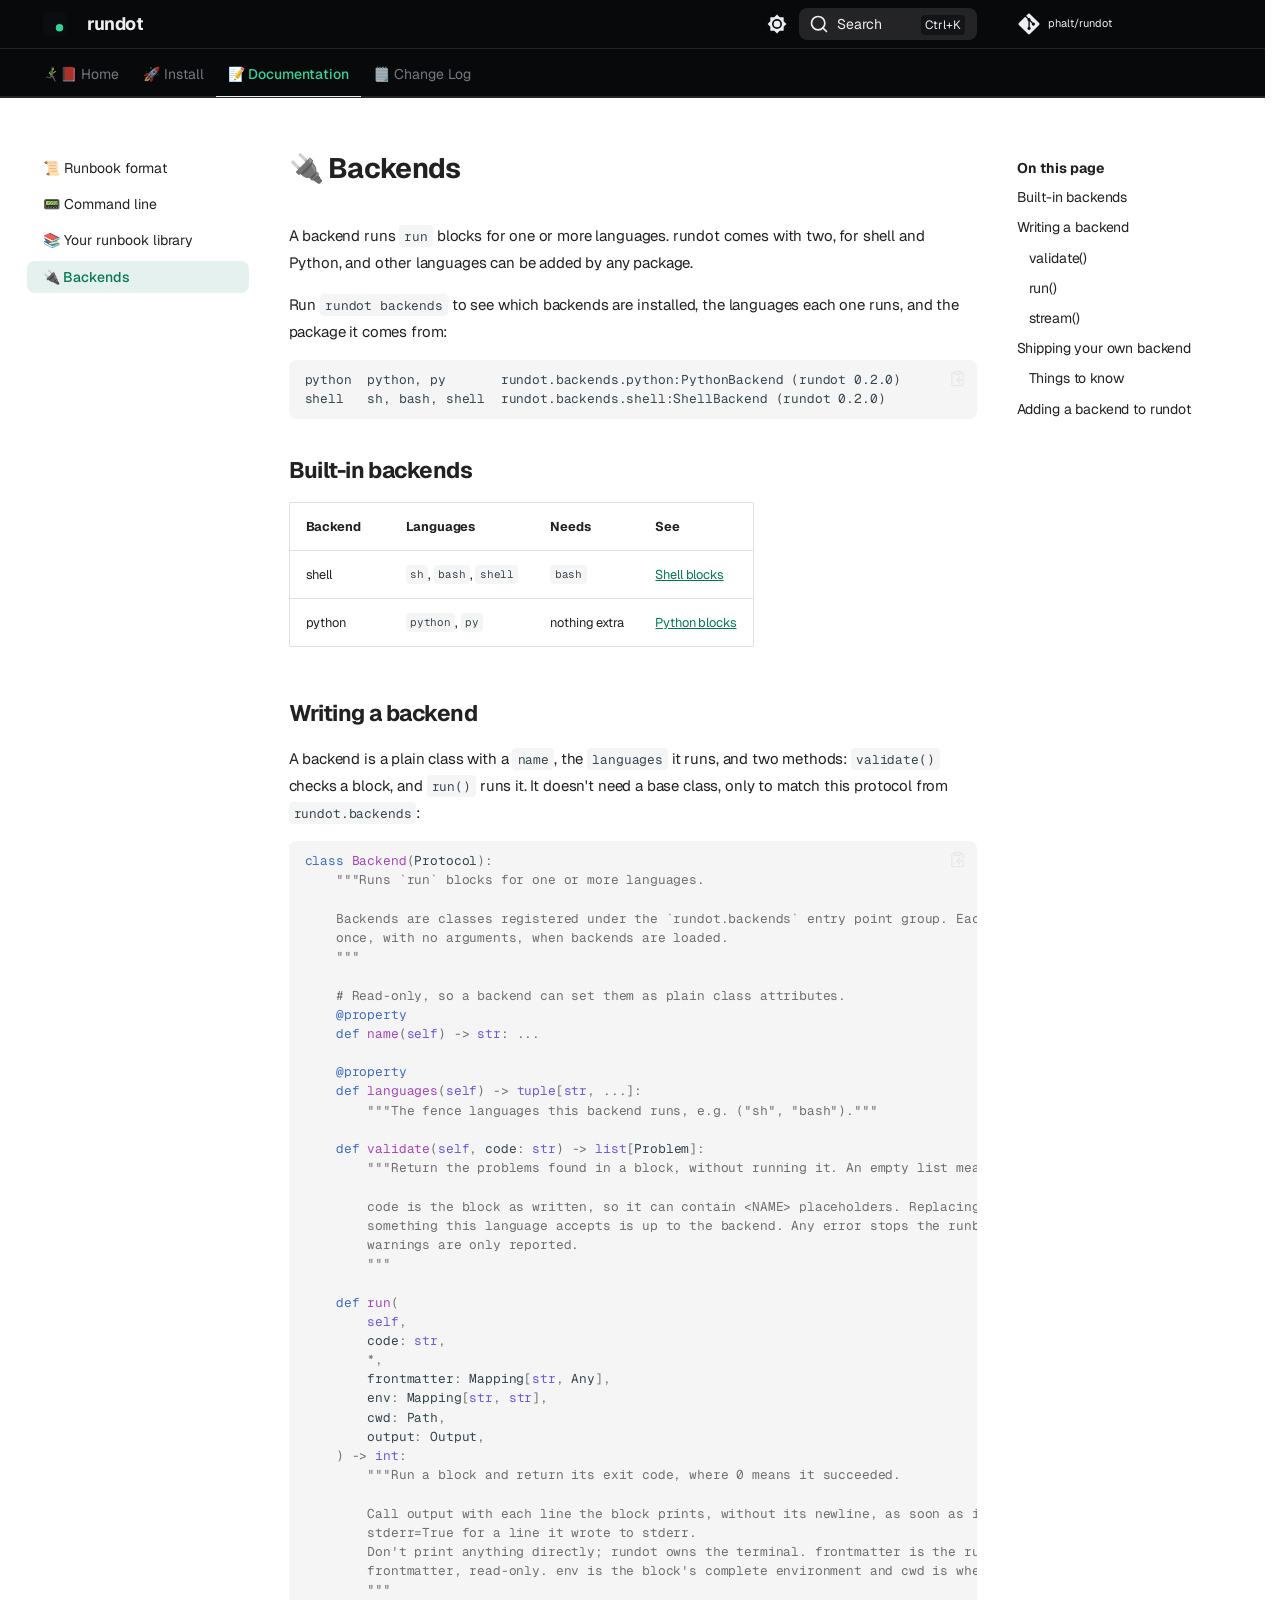
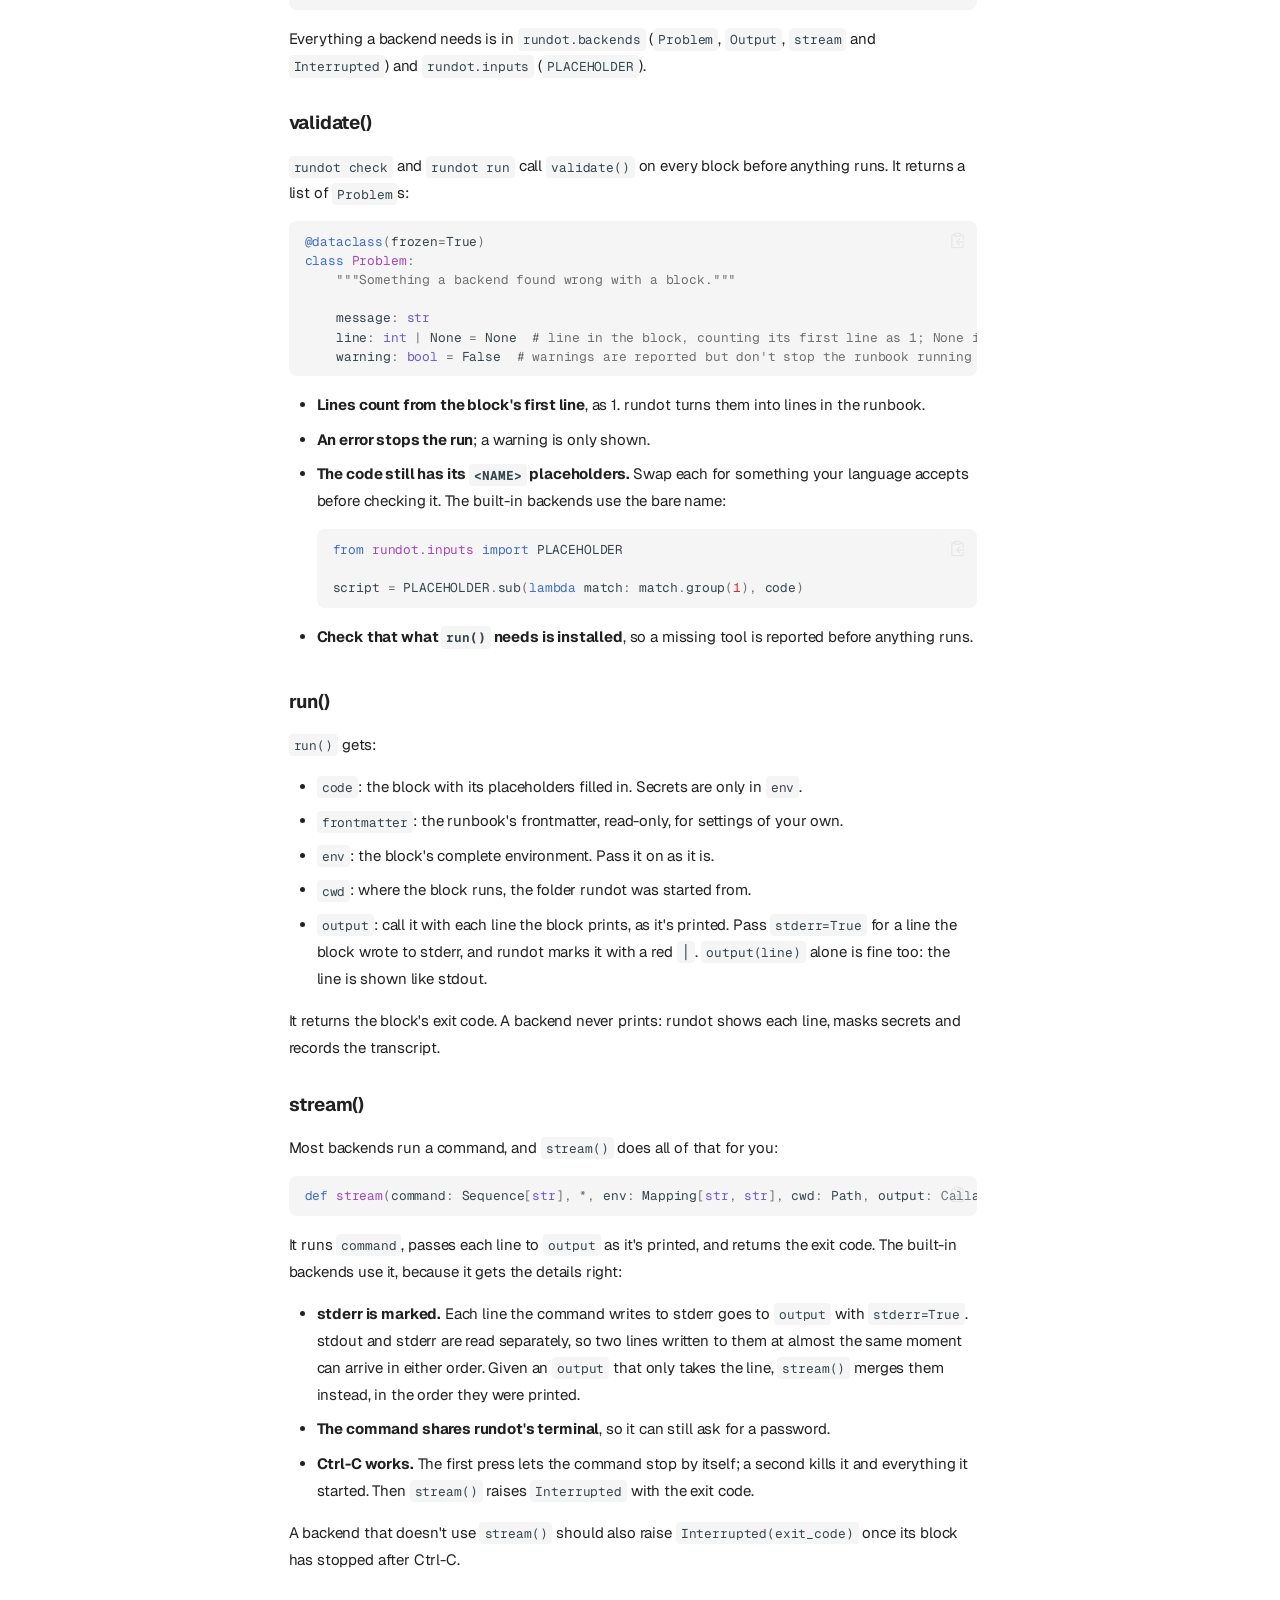
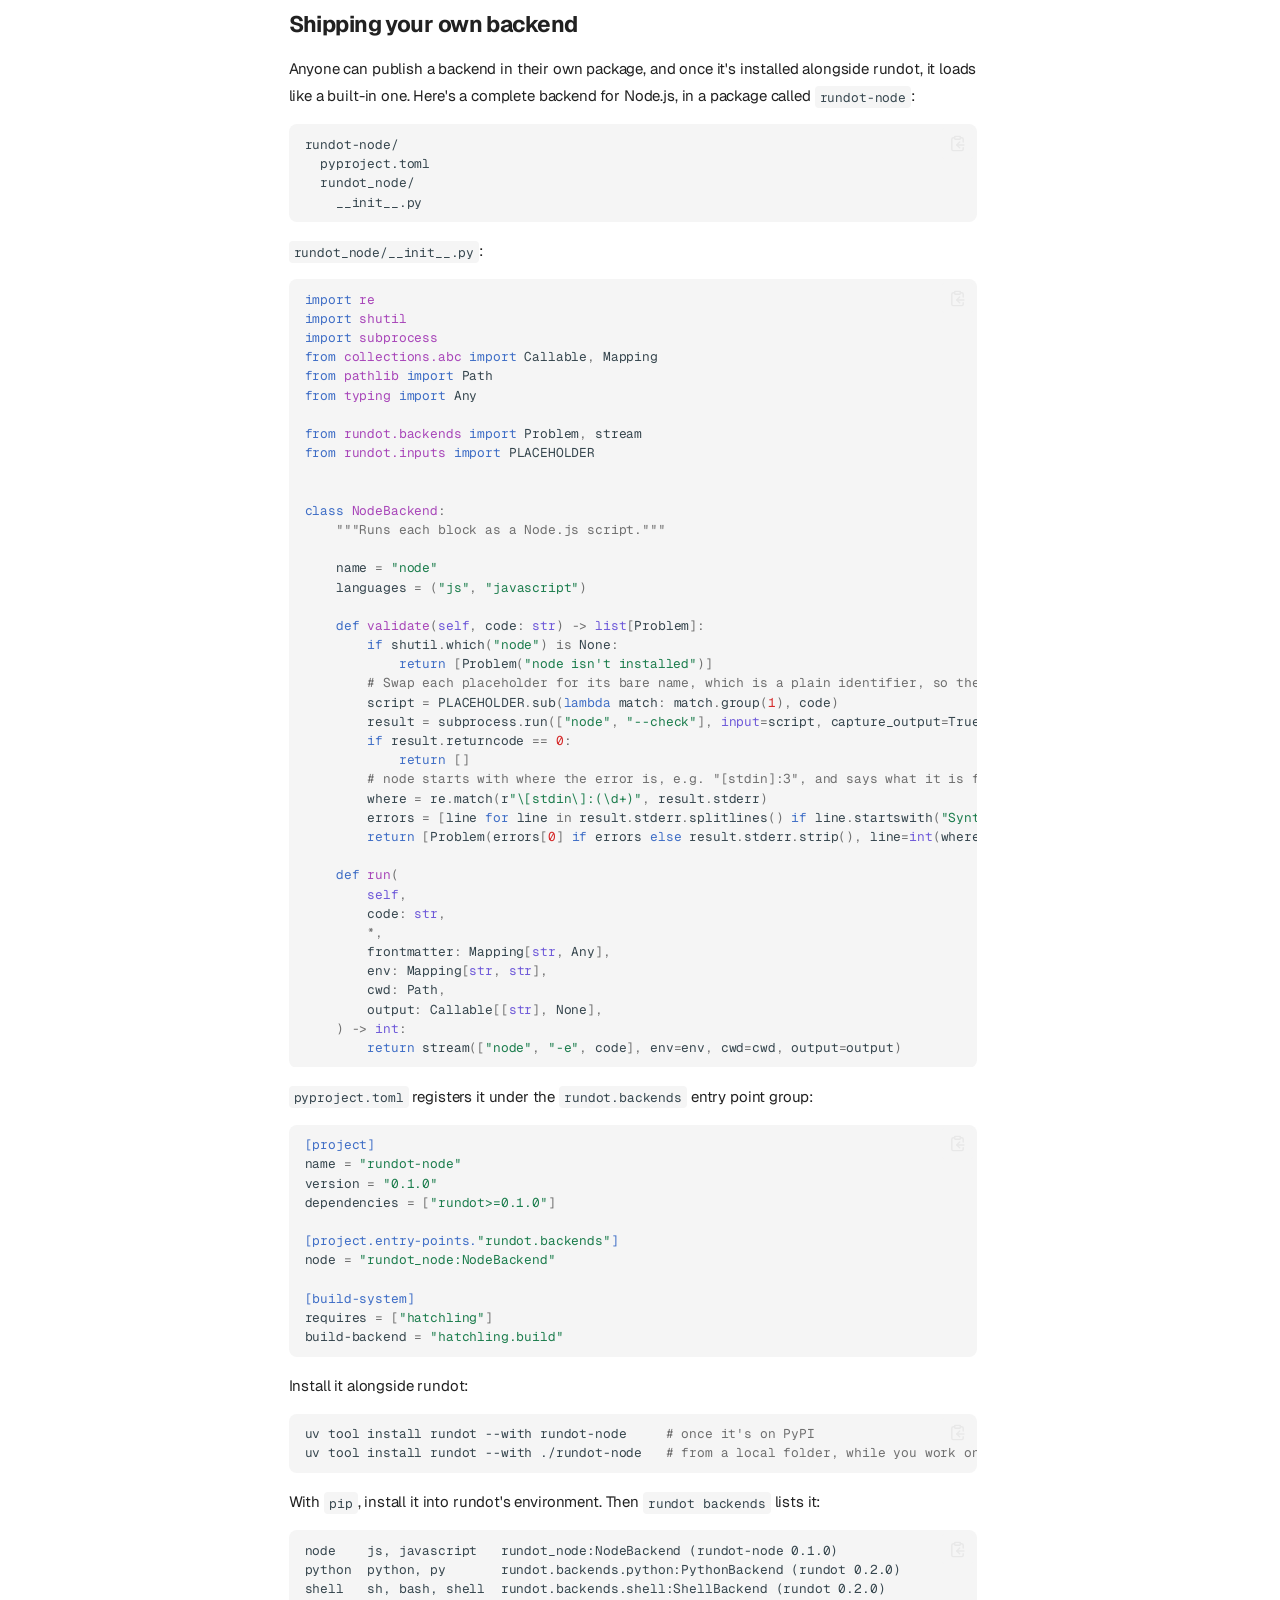
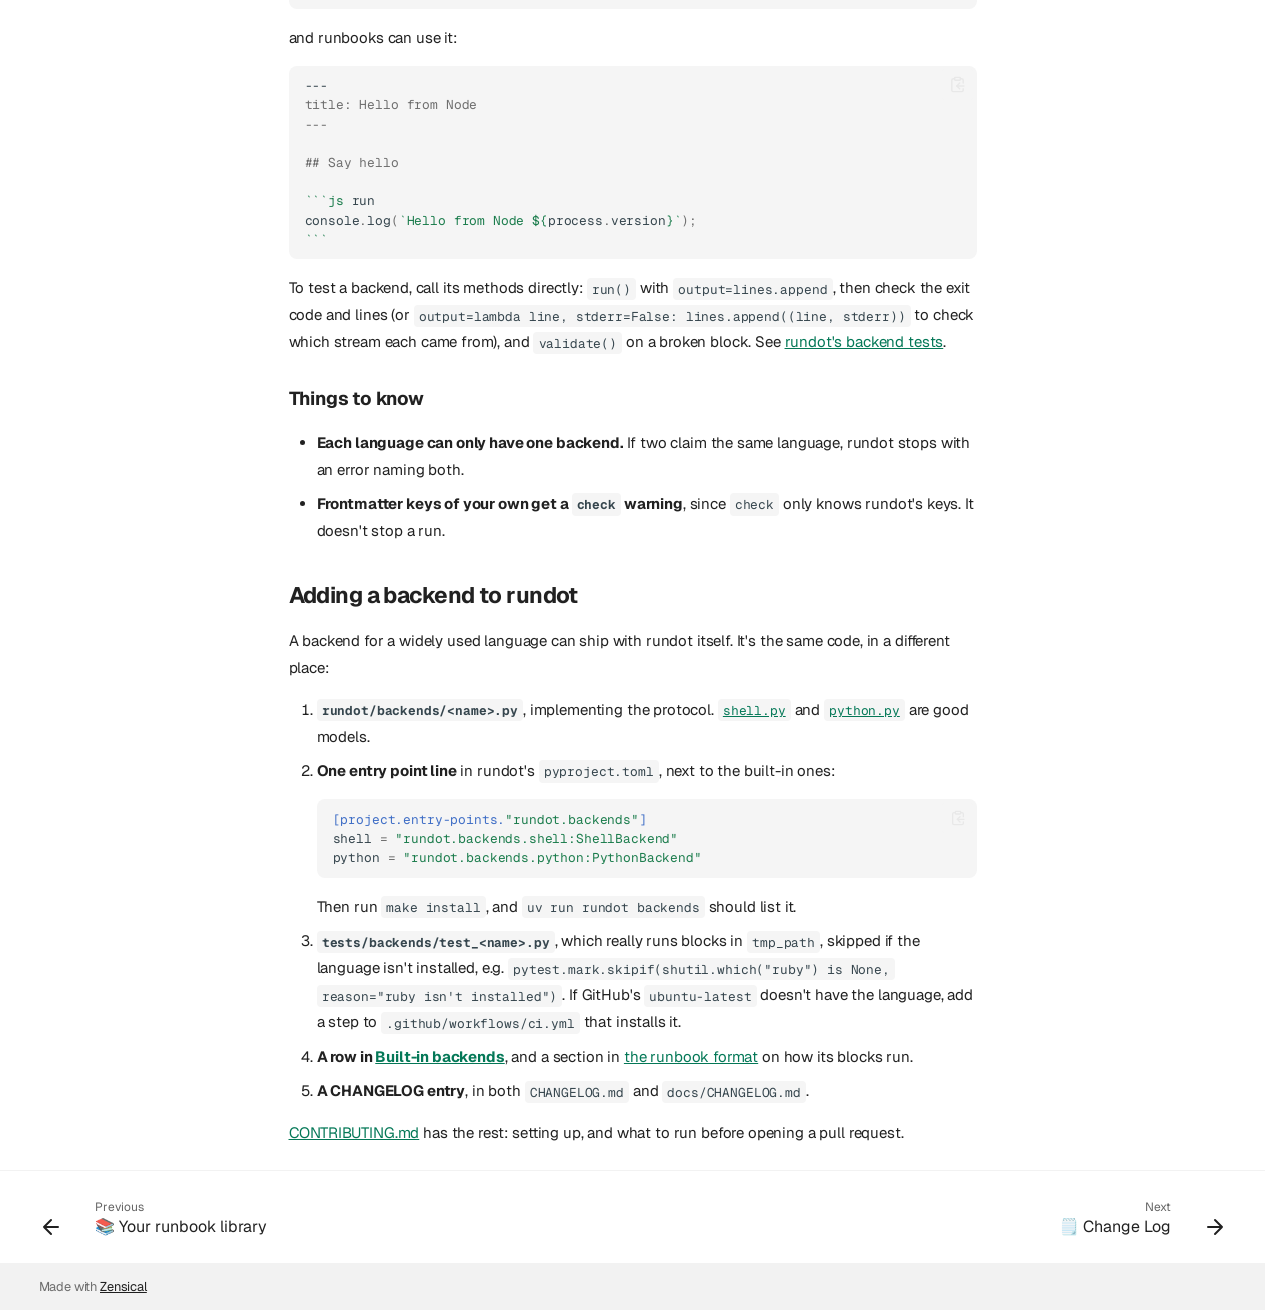
<file: backends/index.html>
<!doctype html>
<html lang="en" class="no-js">
  <head>
    
      <meta charset="utf-8">
      <meta name="viewport" content="width=device-width,initial-scale=1">
      
      
      
        <link rel="canonical" href="https://docs.rundot.dev/backends/">
      
      
      
        <link rel="prev" href="../library/">
      
      
        <link rel="next" href="../CHANGELOG/">
      
      
        
      
      
      <link rel="icon" href="../assets/favicon.svg">
      <meta name="generator" content="zensical-0.1.0">
    
    
      
        <title>🔌 Backends - rundot</title>
      
    
    
      
        
      
      <link rel="stylesheet" href="../assets/stylesheets/modern/main.4ab2de0c.min.css">
      
        
          
        
        <link rel="stylesheet" href="../assets/stylesheets/modern/palette.b60ce83d.min.css">
      
      


    
    
      
    
    
      
        
        
        <link rel="preconnect" href="https://fonts.gstatic.com" crossorigin>
        <link rel="stylesheet" href="https://fonts.googleapis.com/css?family=Geist:300,300i,400,400i,500,500i,700,700i%7CGeist+Mono:400,400i,700,700i&amp;display=fallback">
        <style>:root{--md-text-font:"Geist";--md-code-font:"Geist Mono"}</style>
      
    
    
      <link rel="stylesheet" href="../stylesheets/extra.css">
    
    <script>__md_scope=new URL("..",location),__md_scope.pathname.endsWith("/")||(__md_scope=new URL(__md_scope.pathname+"/",location)),__md_hash=e=>[...e].reduce(((e,t)=>(e<<5)-e+t.charCodeAt(0)),0),__md_get=(e,t=localStorage,_=__md_scope)=>JSON.parse(t.getItem(_.pathname+"."+e)),__md_set=(e,t,_=localStorage,a=__md_scope)=>{try{_.setItem(a.pathname+"."+e,JSON.stringify(t))}catch(e){}},document.documentElement.setAttribute("data-platform",navigator.platform)</script>
    
      

    
    
  </head>
  
  
    
    
      
    
    
    
    
    <body dir="ltr" data-md-color-scheme="default" data-md-color-primary="custom" data-md-color-accent="custom">
  
    
    <input class="md-toggle" data-md-toggle="drawer" type="checkbox" id="__drawer" autocomplete="off">
    <input class="md-toggle" data-md-toggle="search" type="checkbox" id="__search" autocomplete="off">
    <label class="md-overlay" for="__drawer" aria-hidden="true"></label>
    <div data-md-component="skip">
      <a href="#__skip" class="md-skip">
        Skip to content
      </a>
    </div>
    <div data-md-component="announce">
      
    </div>
    
    
      

<header class="md-header" data-md-component="header">
  <nav class="md-header__inner md-grid" aria-label="Header">
    <a href="./.." title="rundot" class="md-header__button md-logo" aria-label="rundot" data-md-component="logo">
      
  <img src="../assets/favicon.svg" alt="rundot">

    </a>
    <label class="md-header__button md-icon" for="__drawer">
      
      <svg xmlns="http://www.w3.org/2000/svg" fill="none" stroke="currentColor" stroke-linecap="round" stroke-linejoin="round" stroke-width="2" class="lucide lucide-menu" viewBox="0 0 24 24"><path d="M4 5h16M4 12h16M4 19h16"/></svg>
      <span class="md-visually-hidden">Navigation</span>
    </label>
    <div class="md-header__title" data-md-component="header-title">
      <div class="md-header__ellipsis">
        <div class="md-header__topic">
          <span class="md-ellipsis">
            rundot
          </span>
        </div>
        <div class="md-header__topic" data-md-component="header-topic">
          <span class="md-ellipsis">
            
              🔌 Backends
            
          </span>
        </div>
      </div>
    </div>
    
      
        <form class="md-header__option" data-md-component="palette">
  
    
    
    
    <input class="md-option" data-md-color-media="(prefers-color-scheme: light)" data-md-color-scheme="default" data-md-color-primary="custom" data-md-color-accent="custom"  aria-label="Switch to dark mode"  type="radio" name="__palette" id="__palette_0">
    
      <label class="md-header__button md-icon" title="Switch to dark mode" for="__palette_1" hidden>
        <svg xmlns="http://www.w3.org/2000/svg" viewBox="0 0 24 24"><path d="M12 8a4 4 0 0 0-4 4 4 4 0 0 0 4 4 4 4 0 0 0 4-4 4 4 0 0 0-4-4m0 10a6 6 0 0 1-6-6 6 6 0 0 1 6-6 6 6 0 0 1 6 6 6 6 0 0 1-6 6m8-9.31V4h-4.69L12 .69 8.69 4H4v4.69L.69 12 4 15.31V20h4.69L12 23.31 15.31 20H20v-4.69L23.31 12z"/></svg>
      </label>
    
  
    
    
    
    <input class="md-option" data-md-color-media="(prefers-color-scheme: dark)" data-md-color-scheme="slate" data-md-color-primary="custom" data-md-color-accent="custom"  aria-label="Switch to light mode"  type="radio" name="__palette" id="__palette_1">
    
      <label class="md-header__button md-icon" title="Switch to light mode" for="__palette_0" hidden>
        <svg xmlns="http://www.w3.org/2000/svg" viewBox="0 0 24 24"><path d="M12 18c-.89 0-1.74-.2-2.5-.55C11.56 16.5 13 14.42 13 12s-1.44-4.5-3.5-5.45C10.26 6.2 11.11 6 12 6a6 6 0 0 1 6 6 6 6 0 0 1-6 6m8-9.31V4h-4.69L12 .69 8.69 4H4v4.69L.69 12 4 15.31V20h4.69L12 23.31 15.31 20H20v-4.69L23.31 12z"/></svg>
      </label>
    
  
</form>
      
    
    
      <script>var palette=__md_get("__palette");if(palette&&palette.color){if("(prefers-color-scheme)"===palette.color.media){var media=matchMedia("(prefers-color-scheme: light)"),input=document.querySelector(media.matches?"[data-md-color-media='(prefers-color-scheme: light)']":"[data-md-color-media='(prefers-color-scheme: dark)']");palette.color.media=input.getAttribute("data-md-color-media"),palette.color.scheme=input.getAttribute("data-md-color-scheme"),palette.color.primary=input.getAttribute("data-md-color-primary"),palette.color.accent=input.getAttribute("data-md-color-accent")}for(var[key,value]of Object.entries(palette.color))document.body.setAttribute("data-md-color-"+key,value)}</script>
    
    
    
      
      
        <label class="md-header__button md-icon" for="__search">
          
          <svg xmlns="http://www.w3.org/2000/svg" fill="none" stroke="currentColor" stroke-linecap="round" stroke-linejoin="round" stroke-width="2" class="lucide lucide-search" viewBox="0 0 24 24"><path d="m21 21-4.34-4.34"/><circle cx="11" cy="11" r="8"/></svg>
          <span class="md-visually-hidden">Search</span>
        </label>
        <div class="md-search" data-md-component="search" role="dialog" aria-label="Search">
  <button type="button" class="md-search__button">
    Search
  </button>
</div>
      
    
    <div class="md-header__source">
      
        <a href="https://github.com/phalt/rundot" title="Go to repository" class="md-source" data-md-component="source">
  <div class="md-source__icon md-icon">
    
    <svg xmlns="http://www.w3.org/2000/svg" viewBox="0 0 448 512"><!--! Font Awesome Free 7.3.1 by @fontawesome - https://fontawesome.com License - https://fontawesome.com/license/free (Icons: CC BY 4.0, Fonts: SIL OFL 1.1, Code: MIT License) Copyright 2026 Fonticons, Inc.--><path fill="currentColor" d="M439.6 236.1 244 40.5c-5.4-5.5-12.8-8.5-20.4-8.5s-15 3-20.4 8.4L162.5 81l51.5 51.5c27.1-9.1 52.7 16.8 43.4 43.7l49.7 49.7c34.2-11.8 61.2 31 35.5 56.7-26.5 26.5-70.2-2.9-56-37.3L240.3 199v121.9c25.3 12.5 22.3 41.8 9.1 55-6.4 6.4-15.2 10.1-24.3 10.1s-17.8-3.6-24.3-10.1c-17.6-17.6-11.1-46.9 11.2-56v-123c-20.8-8.5-24.6-30.7-18.6-45L142.6 101 8.5 235.1C3 240.6 0 247.9 0 255.5s3 15 8.5 20.4l195.6 195.7c5.4 5.4 12.7 8.4 20.4 8.4s15-3 20.4-8.4l194.7-194.7c5.4-5.4 8.4-12.8 8.4-20.4s-3-15-8.4-20.4"/></svg>
  </div>
  <div class="md-source__repository">
    phalt/rundot
  </div>
</a>
      
    </div>
  </nav>
  
</header>
    
    <div class="md-container" data-md-component="container">
      
      
        
          
            
<nav class="md-tabs" aria-label="Tabs" data-md-component="tabs">
  <div class="md-grid">
    <ul class="md-tabs__list">
      
        
  
  
  
  
    <li class="md-tabs__item">
      <a href="./.." class="md-tabs__link">
        
  
  🏃‍♂️‍➡️📕 Home

      </a>
    </li>
  

      
        
  
  
  
  
    <li class="md-tabs__item">
      <a href="../install/" class="md-tabs__link">
        
  
  🚀 Install

      </a>
    </li>
  

      
        
  
  
  
    
  
  
    
      
    
    
    
      <li class="md-tabs__item md-tabs__item--active">
        <a href="../runbook-format/" class="md-tabs__link">
          
  
  📝 Documentation

        </a>
      </li>
    
  

      
        
  
  
  
  
    <li class="md-tabs__item">
      <a href="../CHANGELOG/" class="md-tabs__link">
        
  
  🗒️ Change Log

      </a>
    </li>
  

      
    </ul>
  </div>
</nav>
          
        
      
      <main class="md-main" data-md-component="main">
        <div class="md-main__inner md-grid">
          
            
              
              <div class="md-sidebar md-sidebar--primary" data-md-component="sidebar" data-md-type="navigation" >
                <div class="md-sidebar__scrollwrap">
                  <div class="md-sidebar__inner">
                    


  


<nav class="md-nav md-nav--primary md-nav--lifted" aria-label="Navigation" data-md-level="0">
  <label class="md-nav__title" for="__drawer">
    <a href="./.." title="rundot" class="md-nav__button md-logo" aria-label="rundot" data-md-component="logo">
      
  <img src="../assets/favicon.svg" alt="rundot">

    </a>
    rundot
  </label>
  
    <div class="md-nav__source">
      <a href="https://github.com/phalt/rundot" title="Go to repository" class="md-source" data-md-component="source">
  <div class="md-source__icon md-icon">
    
    <svg xmlns="http://www.w3.org/2000/svg" viewBox="0 0 448 512"><!--! Font Awesome Free 7.3.1 by @fontawesome - https://fontawesome.com License - https://fontawesome.com/license/free (Icons: CC BY 4.0, Fonts: SIL OFL 1.1, Code: MIT License) Copyright 2026 Fonticons, Inc.--><path fill="currentColor" d="M439.6 236.1 244 40.5c-5.4-5.5-12.8-8.5-20.4-8.5s-15 3-20.4 8.4L162.5 81l51.5 51.5c27.1-9.1 52.7 16.8 43.4 43.7l49.7 49.7c34.2-11.8 61.2 31 35.5 56.7-26.5 26.5-70.2-2.9-56-37.3L240.3 199v121.9c25.3 12.5 22.3 41.8 9.1 55-6.4 6.4-15.2 10.1-24.3 10.1s-17.8-3.6-24.3-10.1c-17.6-17.6-11.1-46.9 11.2-56v-123c-20.8-8.5-24.6-30.7-18.6-45L142.6 101 8.5 235.1C3 240.6 0 247.9 0 255.5s3 15 8.5 20.4l195.6 195.7c5.4 5.4 12.7 8.4 20.4 8.4s15-3 20.4-8.4l194.7-194.7c5.4-5.4 8.4-12.8 8.4-20.4s-3-15-8.4-20.4"/></svg>
  </div>
  <div class="md-source__repository">
    phalt/rundot
  </div>
</a>
    </div>
  
  <ul class="md-nav__list" data-md-scrollfix>
    
      
      
  
  
  
  
    <li class="md-nav__item">
      <a href="./.." class="md-nav__link">
        
  
  
  <span class="md-ellipsis">
    
  
  🏃‍♂️‍➡️📕 Home

    
  </span>
  
  

      </a>
    </li>
  

    
      
      
  
  
  
  
    <li class="md-nav__item">
      <a href="../install/" class="md-nav__link">
        
  
  
  <span class="md-ellipsis">
    
  
  🚀 Install

    
  </span>
  
  

      </a>
    </li>
  

    
      
      
  
  
    
  
  
  
    
    
    
    
      
        
        
      
      
    
    
    <li class="md-nav__item md-nav__item--active md-nav__item--section md-nav__item--nested">
      
        
        
        <input class="md-nav__toggle md-toggle " type="checkbox" id="__nav_3" checked>
        
          
          <label class="md-nav__link" for="__nav_3" id="__nav_3_label" tabindex="">
            
  
  
  <span class="md-ellipsis">
    
  
  📝 Documentation

    
  </span>
  
  

            <span class="md-nav__icon md-icon"></span>
          </label>
        
        
          <nav class="md-nav" data-md-level="1" aria-labelledby="__nav_3_label" aria-expanded="true">
            <label class="md-nav__title" for="__nav_3">
              <span class="md-nav__icon md-icon"></span>
              
  
  📝 Documentation

            </label>
            <ul class="md-nav__list" data-md-scrollfix>
              
                
                  
  
  
  
  
    <li class="md-nav__item">
      <a href="../runbook-format/" class="md-nav__link">
        
  
  
  <span class="md-ellipsis">
    
  
  📜 Runbook format

    
  </span>
  
  

      </a>
    </li>
  

                
              
                
                  
  
  
  
  
    <li class="md-nav__item">
      <a href="../cli/" class="md-nav__link">
        
  
  
  <span class="md-ellipsis">
    
  
  📟 Command line

    
  </span>
  
  

      </a>
    </li>
  

                
              
                
                  
  
  
  
  
    <li class="md-nav__item">
      <a href="../library/" class="md-nav__link">
        
  
  
  <span class="md-ellipsis">
    
  
  📚 Your runbook library

    
  </span>
  
  

      </a>
    </li>
  

                
              
                
                  
  
  
    
  
  
  
    <li class="md-nav__item md-nav__item--active">
      
      
      
      
        
      
      
        <label class="md-nav__link md-nav__link--active" for="__toc">
          
  
  
  <span class="md-ellipsis">
    
  
  🔌 Backends

    
  </span>
  
  

          <span class="md-nav__icon md-icon"></span>
        </label>
      
      <a href="././" class="md-nav__link md-nav__link--active">
        
  
  
  <span class="md-ellipsis">
    
  
  🔌 Backends

    
  </span>
  
  

      </a>
      
        


<nav class="md-nav md-nav--secondary" aria-label="On this page">
  
  
  
    
  
  
    <label class="md-nav__title" for="__toc">
      <span class="md-nav__icon md-icon"></span>
      On this page
    </label>
    <ul class="md-nav__list" data-md-component="toc" data-md-scrollfix>
      
        <li class="md-nav__item">
  <a href="#built-in-backends" class="md-nav__link">
    <span class="md-ellipsis">
      <span class="md-typeset">
        Built-in backends
      </span>
    </span>
  </a>
  
</li>
      
        <li class="md-nav__item">
  <a href="#writing-a-backend" class="md-nav__link">
    <span class="md-ellipsis">
      <span class="md-typeset">
        Writing a backend
      </span>
    </span>
  </a>
  
    <nav class="md-nav" aria-label="Writing a backend">
      <ul class="md-nav__list">
        
          <li class="md-nav__item">
  <a href="#validate" class="md-nav__link">
    <span class="md-ellipsis">
      <span class="md-typeset">
        validate()
      </span>
    </span>
  </a>
  
</li>
        
          <li class="md-nav__item">
  <a href="#run" class="md-nav__link">
    <span class="md-ellipsis">
      <span class="md-typeset">
        run()
      </span>
    </span>
  </a>
  
</li>
        
          <li class="md-nav__item">
  <a href="#stream" class="md-nav__link">
    <span class="md-ellipsis">
      <span class="md-typeset">
        stream()
      </span>
    </span>
  </a>
  
</li>
        
      </ul>
    </nav>
  
</li>
      
        <li class="md-nav__item">
  <a href="#shipping-your-own-backend" class="md-nav__link">
    <span class="md-ellipsis">
      <span class="md-typeset">
        Shipping your own backend
      </span>
    </span>
  </a>
  
    <nav class="md-nav" aria-label="Shipping your own backend">
      <ul class="md-nav__list">
        
          <li class="md-nav__item">
  <a href="#things-to-know" class="md-nav__link">
    <span class="md-ellipsis">
      <span class="md-typeset">
        Things to know
      </span>
    </span>
  </a>
  
</li>
        
      </ul>
    </nav>
  
</li>
      
        <li class="md-nav__item">
  <a href="#adding-a-backend-to-rundot" class="md-nav__link">
    <span class="md-ellipsis">
      <span class="md-typeset">
        Adding a backend to rundot
      </span>
    </span>
  </a>
  
</li>
      
    </ul>
  
</nav>
      
    </li>
  

                
              
            </ul>
          </nav>
        
      
    </li>
  

    
      
      
  
  
  
  
    <li class="md-nav__item">
      <a href="../CHANGELOG/" class="md-nav__link">
        
  
  
  <span class="md-ellipsis">
    
  
  🗒️ Change Log

    
  </span>
  
  

      </a>
    </li>
  

    
  </ul>
</nav>
                  </div>
                </div>
              </div>
            
            
              
              <div class="md-sidebar md-sidebar--secondary" data-md-component="sidebar" data-md-type="toc" >
                <div class="md-sidebar__scrollwrap">
                  
                    
                    
                    
                      
                    
                    
                      <input class="md-nav__toggle md-toggle" type="checkbox" id="__toc">
                      <div class="md-sidebar-button__wrapper">
                        <label class="md-sidebar-button" for="__toc"></label>
                      </div>
                    
                  
                  <div class="md-sidebar__inner">
                    


<nav class="md-nav md-nav--secondary" aria-label="On this page">
  
  
  
    
  
  
    <label class="md-nav__title" for="__toc">
      <span class="md-nav__icon md-icon"></span>
      On this page
    </label>
    <ul class="md-nav__list" data-md-component="toc" data-md-scrollfix>
      
        <li class="md-nav__item">
  <a href="#built-in-backends" class="md-nav__link">
    <span class="md-ellipsis">
      <span class="md-typeset">
        Built-in backends
      </span>
    </span>
  </a>
  
</li>
      
        <li class="md-nav__item">
  <a href="#writing-a-backend" class="md-nav__link">
    <span class="md-ellipsis">
      <span class="md-typeset">
        Writing a backend
      </span>
    </span>
  </a>
  
    <nav class="md-nav" aria-label="Writing a backend">
      <ul class="md-nav__list">
        
          <li class="md-nav__item">
  <a href="#validate" class="md-nav__link">
    <span class="md-ellipsis">
      <span class="md-typeset">
        validate()
      </span>
    </span>
  </a>
  
</li>
        
          <li class="md-nav__item">
  <a href="#run" class="md-nav__link">
    <span class="md-ellipsis">
      <span class="md-typeset">
        run()
      </span>
    </span>
  </a>
  
</li>
        
          <li class="md-nav__item">
  <a href="#stream" class="md-nav__link">
    <span class="md-ellipsis">
      <span class="md-typeset">
        stream()
      </span>
    </span>
  </a>
  
</li>
        
      </ul>
    </nav>
  
</li>
      
        <li class="md-nav__item">
  <a href="#shipping-your-own-backend" class="md-nav__link">
    <span class="md-ellipsis">
      <span class="md-typeset">
        Shipping your own backend
      </span>
    </span>
  </a>
  
    <nav class="md-nav" aria-label="Shipping your own backend">
      <ul class="md-nav__list">
        
          <li class="md-nav__item">
  <a href="#things-to-know" class="md-nav__link">
    <span class="md-ellipsis">
      <span class="md-typeset">
        Things to know
      </span>
    </span>
  </a>
  
</li>
        
      </ul>
    </nav>
  
</li>
      
        <li class="md-nav__item">
  <a href="#adding-a-backend-to-rundot" class="md-nav__link">
    <span class="md-ellipsis">
      <span class="md-typeset">
        Adding a backend to rundot
      </span>
    </span>
  </a>
  
</li>
      
    </ul>
  
</nav>
                  </div>
                </div>
              </div>
            
          
          
            <div class="md-content" data-md-component="content">
              
              <article class="md-content__inner md-typeset">
                <a id="__skip" tabindex="-1"></a>
                
                  

  
  


<h1 id="backends">🔌 Backends</h1>
<p>A backend runs <code>run</code> blocks for one or more languages. rundot comes with two, for shell and Python, and other languages can be added by any package.</p>
<p>Run <code>rundot backends</code> to see which backends are installed, the languages each one runs, and the package it comes from:</p>
<div class="highlight"><pre><span></span><code>python  python, py       rundot.backends.python:PythonBackend (rundot 0.2.0)
shell   sh, bash, shell  rundot.backends.shell:ShellBackend (rundot 0.2.0)
</code></pre></div>
<h2 id="built-in-backends">Built-in backends</h2>
<table>
<thead>
<tr>
<th>Backend</th>
<th>Languages</th>
<th>Needs</th>
<th>See</th>
</tr>
</thead>
<tbody>
<tr>
<td>shell</td>
<td><code>sh</code>, <code>bash</code>, <code>shell</code></td>
<td><code>bash</code></td>
<td><a href="../runbook-format/#shell-blocks">Shell blocks</a></td>
</tr>
<tr>
<td>python</td>
<td><code>python</code>, <code>py</code></td>
<td>nothing extra</td>
<td><a href="../runbook-format/#python-blocks">Python blocks</a></td>
</tr>
</tbody>
</table>
<h2 id="writing-a-backend">Writing a backend</h2>
<p>A backend is a plain class with a <code>name</code>, the <code>languages</code> it runs, and two methods: <code>validate()</code> checks a block, and <code>run()</code> runs it. It doesn't need a base class, only to match this protocol from <code>rundot.backends</code>:</p>
<div class="highlight"><pre><span></span><code><span class="k">class</span><span class="w"> </span><span class="nc">Backend</span><span class="p">(</span><span class="n">Protocol</span><span class="p">):</span>
<span class="w">    </span><span class="sd">"""Runs `run` blocks for one or more languages.</span>

<span class="sd">    Backends are classes registered under the `rundot.backends` entry point group. Each is created</span>
<span class="sd">    once, with no arguments, when backends are loaded.</span>
<span class="sd">    """</span>

    <span class="c1"># Read-only, so a backend can set them as plain class attributes.</span>
    <span class="nd">@property</span>
    <span class="k">def</span><span class="w"> </span><span class="nf">name</span><span class="p">(</span><span class="bp">self</span><span class="p">)</span> <span class="o">-&gt;</span> <span class="nb">str</span><span class="p">:</span> <span class="o">...</span>

    <span class="nd">@property</span>
    <span class="k">def</span><span class="w"> </span><span class="nf">languages</span><span class="p">(</span><span class="bp">self</span><span class="p">)</span> <span class="o">-&gt;</span> <span class="nb">tuple</span><span class="p">[</span><span class="nb">str</span><span class="p">,</span> <span class="o">...</span><span class="p">]:</span>
<span class="w">        </span><span class="sd">"""The fence languages this backend runs, e.g. ("sh", "bash")."""</span>

    <span class="k">def</span><span class="w"> </span><span class="nf">validate</span><span class="p">(</span><span class="bp">self</span><span class="p">,</span> <span class="n">code</span><span class="p">:</span> <span class="nb">str</span><span class="p">)</span> <span class="o">-&gt;</span> <span class="nb">list</span><span class="p">[</span><span class="n">Problem</span><span class="p">]:</span>
<span class="w">        </span><span class="sd">"""Return the problems found in a block, without running it. An empty list means it's fine.</span>

<span class="sd">        code is the block as written, so it can contain &lt;NAME&gt; placeholders. Replacing them with</span>
<span class="sd">        something this language accepts is up to the backend. Any error stops the runbook running;</span>
<span class="sd">        warnings are only reported.</span>
<span class="sd">        """</span>

    <span class="k">def</span><span class="w"> </span><span class="nf">run</span><span class="p">(</span>
        <span class="bp">self</span><span class="p">,</span>
        <span class="n">code</span><span class="p">:</span> <span class="nb">str</span><span class="p">,</span>
        <span class="o">*</span><span class="p">,</span>
        <span class="n">frontmatter</span><span class="p">:</span> <span class="n">Mapping</span><span class="p">[</span><span class="nb">str</span><span class="p">,</span> <span class="n">Any</span><span class="p">],</span>
        <span class="n">env</span><span class="p">:</span> <span class="n">Mapping</span><span class="p">[</span><span class="nb">str</span><span class="p">,</span> <span class="nb">str</span><span class="p">],</span>
        <span class="n">cwd</span><span class="p">:</span> <span class="n">Path</span><span class="p">,</span>
        <span class="n">output</span><span class="p">:</span> <span class="n">Output</span><span class="p">,</span>
    <span class="p">)</span> <span class="o">-&gt;</span> <span class="nb">int</span><span class="p">:</span>
<span class="w">        </span><span class="sd">"""Run a block and return its exit code, where 0 means it succeeded.</span>

<span class="sd">        Call output with each line the block prints, without its newline, as soon as it's printed, and</span>
<span class="sd">        stderr=True for a line it wrote to stderr.</span>
<span class="sd">        Don't print anything directly; rundot owns the terminal. frontmatter is the runbook's</span>
<span class="sd">        frontmatter, read-only. env is the block's complete environment and cwd is where it runs.</span>
<span class="sd">        """</span>
</code></pre></div>
<p>Everything a backend needs is in <code>rundot.backends</code> (<code>Problem</code>, <code>Output</code>, <code>stream</code> and <code>Interrupted</code>) and <code>rundot.inputs</code> (<code>PLACEHOLDER</code>).</p>
<h3 id="validate">validate()</h3>
<p><code>rundot check</code> and <code>rundot run</code> call <code>validate()</code> on every block before anything runs. It returns a list of <code>Problem</code>s:</p>
<div class="highlight"><pre><span></span><code><span class="nd">@dataclass</span><span class="p">(</span><span class="n">frozen</span><span class="o">=</span><span class="kc">True</span><span class="p">)</span>
<span class="k">class</span><span class="w"> </span><span class="nc">Problem</span><span class="p">:</span>
<span class="w">    </span><span class="sd">"""Something a backend found wrong with a block."""</span>

    <span class="n">message</span><span class="p">:</span> <span class="nb">str</span>
    <span class="n">line</span><span class="p">:</span> <span class="nb">int</span> <span class="o">|</span> <span class="kc">None</span> <span class="o">=</span> <span class="kc">None</span>  <span class="c1"># line in the block, counting its first line as 1; None if it's about the whole block</span>
    <span class="n">warning</span><span class="p">:</span> <span class="nb">bool</span> <span class="o">=</span> <span class="kc">False</span>  <span class="c1"># warnings are reported but don't stop the runbook running</span>
</code></pre></div>
<ul>
<li><strong>Lines count from the block's first line</strong>, as 1. rundot turns them into lines in the runbook.</li>
<li><strong>An error stops the run</strong>; a warning is only shown.</li>
<li>
<p><strong>The code still has its <code>&lt;NAME&gt;</code> placeholders.</strong> Swap each for something your language accepts before checking it. The built-in backends use the bare name:</p>
<div class="highlight"><pre><span></span><code><span class="kn">from</span><span class="w"> </span><span class="nn">rundot.inputs</span><span class="w"> </span><span class="kn">import</span> <span class="n">PLACEHOLDER</span>

<span class="n">script</span> <span class="o">=</span> <span class="n">PLACEHOLDER</span><span class="o">.</span><span class="n">sub</span><span class="p">(</span><span class="k">lambda</span> <span class="n">match</span><span class="p">:</span> <span class="n">match</span><span class="o">.</span><span class="n">group</span><span class="p">(</span><span class="mi">1</span><span class="p">),</span> <span class="n">code</span><span class="p">)</span>
</code></pre></div>
</li>
<li>
<p><strong>Check that what <code>run()</code> needs is installed</strong>, so a missing tool is reported before anything runs.</p>
</li>
</ul>
<h3 id="run">run()</h3>
<p><code>run()</code> gets:</p>
<ul>
<li><code>code</code>: the block with its placeholders filled in. Secrets are only in <code>env</code>.</li>
<li><code>frontmatter</code>: the runbook's frontmatter, read-only, for settings of your own.</li>
<li><code>env</code>: the block's complete environment. Pass it on as it is.</li>
<li><code>cwd</code>: where the block runs, the folder rundot was started from.</li>
<li><code>output</code>: call it with each line the block prints, as it's printed. Pass <code>stderr=True</code> for a line the block wrote to stderr, and rundot marks it with a red <code>│</code>. <code>output(line)</code> alone is fine too: the line is shown like stdout.</li>
</ul>
<p>It returns the block's exit code. A backend never prints: rundot shows each line, masks secrets and records the transcript.</p>
<h3 id="stream">stream()</h3>
<p>Most backends run a command, and <code>stream()</code> does all of that for you:</p>
<div class="highlight"><pre><span></span><code><span class="k">def</span><span class="w"> </span><span class="nf">stream</span><span class="p">(</span><span class="n">command</span><span class="p">:</span> <span class="n">Sequence</span><span class="p">[</span><span class="nb">str</span><span class="p">],</span> <span class="o">*</span><span class="p">,</span> <span class="n">env</span><span class="p">:</span> <span class="n">Mapping</span><span class="p">[</span><span class="nb">str</span><span class="p">,</span> <span class="nb">str</span><span class="p">],</span> <span class="n">cwd</span><span class="p">:</span> <span class="n">Path</span><span class="p">,</span> <span class="n">output</span><span class="p">:</span> <span class="n">Callable</span><span class="p">[</span><span class="o">...</span><span class="p">,</span> <span class="kc">None</span><span class="p">])</span> <span class="o">-&gt;</span> <span class="nb">int</span><span class="p">:</span>
</code></pre></div>
<p>It runs <code>command</code>, passes each line to <code>output</code> as it's printed, and returns the exit code. The built-in backends use it, because it gets the details right:</p>
<ul>
<li><strong>stderr is marked.</strong> Each line the command writes to stderr goes to <code>output</code> with <code>stderr=True</code>. stdout and stderr are read separately, so two lines written to them at almost the same moment can arrive in either order. Given an <code>output</code> that only takes the line, <code>stream()</code> merges them instead, in the order they were printed.</li>
<li><strong>The command shares rundot's terminal</strong>, so it can still ask for a password.</li>
<li><strong>Ctrl-C works.</strong> The first press lets the command stop by itself; a second kills it and everything it started. Then <code>stream()</code> raises <code>Interrupted</code> with the exit code.</li>
</ul>
<p>A backend that doesn't use <code>stream()</code> should also raise <code>Interrupted(exit_code)</code> once its block has stopped after Ctrl-C.</p>
<h2 id="shipping-your-own-backend">Shipping your own backend</h2>
<p>Anyone can publish a backend in their own package, and once it's installed alongside rundot, it loads like a built-in one. Here's a complete backend for Node.js, in a package called <code>rundot-node</code>:</p>
<div class="highlight"><pre><span></span><code>rundot-node/
  pyproject.toml
  rundot_node/
    __init__.py
</code></pre></div>
<p><code>rundot_node/__init__.py</code>:</p>
<div class="highlight"><pre><span></span><code><span class="kn">import</span><span class="w"> </span><span class="nn">re</span>
<span class="kn">import</span><span class="w"> </span><span class="nn">shutil</span>
<span class="kn">import</span><span class="w"> </span><span class="nn">subprocess</span>
<span class="kn">from</span><span class="w"> </span><span class="nn">collections.abc</span><span class="w"> </span><span class="kn">import</span> <span class="n">Callable</span><span class="p">,</span> <span class="n">Mapping</span>
<span class="kn">from</span><span class="w"> </span><span class="nn">pathlib</span><span class="w"> </span><span class="kn">import</span> <span class="n">Path</span>
<span class="kn">from</span><span class="w"> </span><span class="nn">typing</span><span class="w"> </span><span class="kn">import</span> <span class="n">Any</span>

<span class="kn">from</span><span class="w"> </span><span class="nn">rundot.backends</span><span class="w"> </span><span class="kn">import</span> <span class="n">Problem</span><span class="p">,</span> <span class="n">stream</span>
<span class="kn">from</span><span class="w"> </span><span class="nn">rundot.inputs</span><span class="w"> </span><span class="kn">import</span> <span class="n">PLACEHOLDER</span>


<span class="k">class</span><span class="w"> </span><span class="nc">NodeBackend</span><span class="p">:</span>
<span class="w">    </span><span class="sd">"""Runs each block as a Node.js script."""</span>

    <span class="n">name</span> <span class="o">=</span> <span class="s2">"node"</span>
    <span class="n">languages</span> <span class="o">=</span> <span class="p">(</span><span class="s2">"js"</span><span class="p">,</span> <span class="s2">"javascript"</span><span class="p">)</span>

    <span class="k">def</span><span class="w"> </span><span class="nf">validate</span><span class="p">(</span><span class="bp">self</span><span class="p">,</span> <span class="n">code</span><span class="p">:</span> <span class="nb">str</span><span class="p">)</span> <span class="o">-&gt;</span> <span class="nb">list</span><span class="p">[</span><span class="n">Problem</span><span class="p">]:</span>
        <span class="k">if</span> <span class="n">shutil</span><span class="o">.</span><span class="n">which</span><span class="p">(</span><span class="s2">"node"</span><span class="p">)</span> <span class="ow">is</span> <span class="kc">None</span><span class="p">:</span>
            <span class="k">return</span> <span class="p">[</span><span class="n">Problem</span><span class="p">(</span><span class="s2">"node isn't installed"</span><span class="p">)]</span>
        <span class="c1"># Swap each placeholder for its bare name, which is a plain identifier, so the code still parses.</span>
        <span class="n">script</span> <span class="o">=</span> <span class="n">PLACEHOLDER</span><span class="o">.</span><span class="n">sub</span><span class="p">(</span><span class="k">lambda</span> <span class="n">match</span><span class="p">:</span> <span class="n">match</span><span class="o">.</span><span class="n">group</span><span class="p">(</span><span class="mi">1</span><span class="p">),</span> <span class="n">code</span><span class="p">)</span>
        <span class="n">result</span> <span class="o">=</span> <span class="n">subprocess</span><span class="o">.</span><span class="n">run</span><span class="p">([</span><span class="s2">"node"</span><span class="p">,</span> <span class="s2">"--check"</span><span class="p">],</span> <span class="nb">input</span><span class="o">=</span><span class="n">script</span><span class="p">,</span> <span class="n">capture_output</span><span class="o">=</span><span class="kc">True</span><span class="p">,</span> <span class="n">text</span><span class="o">=</span><span class="kc">True</span><span class="p">)</span>
        <span class="k">if</span> <span class="n">result</span><span class="o">.</span><span class="n">returncode</span> <span class="o">==</span> <span class="mi">0</span><span class="p">:</span>
            <span class="k">return</span> <span class="p">[]</span>
        <span class="c1"># node starts with where the error is, e.g. "[stdin]:3", and says what it is further down.</span>
        <span class="n">where</span> <span class="o">=</span> <span class="n">re</span><span class="o">.</span><span class="n">match</span><span class="p">(</span><span class="sa">r</span><span class="s2">"\[stdin\]:(\d+)"</span><span class="p">,</span> <span class="n">result</span><span class="o">.</span><span class="n">stderr</span><span class="p">)</span>
        <span class="n">errors</span> <span class="o">=</span> <span class="p">[</span><span class="n">line</span> <span class="k">for</span> <span class="n">line</span> <span class="ow">in</span> <span class="n">result</span><span class="o">.</span><span class="n">stderr</span><span class="o">.</span><span class="n">splitlines</span><span class="p">()</span> <span class="k">if</span> <span class="n">line</span><span class="o">.</span><span class="n">startswith</span><span class="p">(</span><span class="s2">"SyntaxError: "</span><span class="p">)]</span>
        <span class="k">return</span> <span class="p">[</span><span class="n">Problem</span><span class="p">(</span><span class="n">errors</span><span class="p">[</span><span class="mi">0</span><span class="p">]</span> <span class="k">if</span> <span class="n">errors</span> <span class="k">else</span> <span class="n">result</span><span class="o">.</span><span class="n">stderr</span><span class="o">.</span><span class="n">strip</span><span class="p">(),</span> <span class="n">line</span><span class="o">=</span><span class="nb">int</span><span class="p">(</span><span class="n">where</span><span class="o">.</span><span class="n">group</span><span class="p">(</span><span class="mi">1</span><span class="p">))</span> <span class="k">if</span> <span class="n">where</span> <span class="k">else</span> <span class="kc">None</span><span class="p">)]</span>

    <span class="k">def</span><span class="w"> </span><span class="nf">run</span><span class="p">(</span>
        <span class="bp">self</span><span class="p">,</span>
        <span class="n">code</span><span class="p">:</span> <span class="nb">str</span><span class="p">,</span>
        <span class="o">*</span><span class="p">,</span>
        <span class="n">frontmatter</span><span class="p">:</span> <span class="n">Mapping</span><span class="p">[</span><span class="nb">str</span><span class="p">,</span> <span class="n">Any</span><span class="p">],</span>
        <span class="n">env</span><span class="p">:</span> <span class="n">Mapping</span><span class="p">[</span><span class="nb">str</span><span class="p">,</span> <span class="nb">str</span><span class="p">],</span>
        <span class="n">cwd</span><span class="p">:</span> <span class="n">Path</span><span class="p">,</span>
        <span class="n">output</span><span class="p">:</span> <span class="n">Callable</span><span class="p">[[</span><span class="nb">str</span><span class="p">],</span> <span class="kc">None</span><span class="p">],</span>
    <span class="p">)</span> <span class="o">-&gt;</span> <span class="nb">int</span><span class="p">:</span>
        <span class="k">return</span> <span class="n">stream</span><span class="p">([</span><span class="s2">"node"</span><span class="p">,</span> <span class="s2">"-e"</span><span class="p">,</span> <span class="n">code</span><span class="p">],</span> <span class="n">env</span><span class="o">=</span><span class="n">env</span><span class="p">,</span> <span class="n">cwd</span><span class="o">=</span><span class="n">cwd</span><span class="p">,</span> <span class="n">output</span><span class="o">=</span><span class="n">output</span><span class="p">)</span>
</code></pre></div>
<p><code>pyproject.toml</code> registers it under the <code>rundot.backends</code> entry point group:</p>
<div class="highlight"><pre><span></span><code><span class="k">[project]</span>
<span class="n">name</span><span class="w"> </span><span class="o">=</span><span class="w"> </span><span class="s2">"rundot-node"</span>
<span class="n">version</span><span class="w"> </span><span class="o">=</span><span class="w"> </span><span class="s2">"0.1.0"</span>
<span class="n">dependencies</span><span class="w"> </span><span class="o">=</span><span class="w"> </span><span class="p">[</span><span class="s2">"rundot&gt;=0.1.0"</span><span class="p">]</span>

<span class="k">[project.entry-points.</span><span class="s2">"rundot.backends"</span><span class="k">]</span>
<span class="n">node</span><span class="w"> </span><span class="o">=</span><span class="w"> </span><span class="s2">"rundot_node:NodeBackend"</span>

<span class="k">[build-system]</span>
<span class="n">requires</span><span class="w"> </span><span class="o">=</span><span class="w"> </span><span class="p">[</span><span class="s2">"hatchling"</span><span class="p">]</span>
<span class="n">build-backend</span><span class="w"> </span><span class="o">=</span><span class="w"> </span><span class="s2">"hatchling.build"</span>
</code></pre></div>
<p>Install it alongside rundot:</p>
<div class="highlight"><pre><span></span><code>uv<span class="w"> </span>tool<span class="w"> </span>install<span class="w"> </span>rundot<span class="w"> </span>--with<span class="w"> </span>rundot-node<span class="w">     </span><span class="c1"># once it's on PyPI</span>
uv<span class="w"> </span>tool<span class="w"> </span>install<span class="w"> </span>rundot<span class="w"> </span>--with<span class="w"> </span>./rundot-node<span class="w">   </span><span class="c1"># from a local folder, while you work on it</span>
</code></pre></div>
<p>With <code>pip</code>, install it into rundot's environment. Then <code>rundot backends</code> lists it:</p>
<div class="highlight"><pre><span></span><code>node    js, javascript   rundot_node:NodeBackend (rundot-node 0.1.0)
python  python, py       rundot.backends.python:PythonBackend (rundot 0.2.0)
shell   sh, bash, shell  rundot.backends.shell:ShellBackend (rundot 0.2.0)
</code></pre></div>
<p>and runbooks can use it:</p>
<div class="highlight"><pre><span></span><code>---
<span class="gu">title: Hello from Node</span>
<span class="gu">---</span>

<span class="gu">## Say hello</span>

<span class="sb">```js</span><span class="w"> </span>run
<span class="nx">console</span><span class="p">.</span><span class="nx">log</span><span class="p">(</span><span class="sb">`Hello from Node </span><span class="si">${</span><span class="nx">process</span><span class="p">.</span><span class="nx">version</span><span class="si">}</span><span class="sb">`</span><span class="p">);</span>
<span class="sb">```</span>
</code></pre></div>
<p>To test a backend, call its methods directly: <code>run()</code> with <code>output=lines.append</code>, then check the exit code and lines (or <code>output=lambda line, stderr=False: lines.append((line, stderr))</code> to check which stream each came from), and <code>validate()</code> on a broken block. See <a href="https://github.com/phalt/rundot/tree/main/tests/backends">rundot's backend tests</a>.</p>
<h3 id="things-to-know">Things to know</h3>
<ul>
<li><strong>Each language can only have one backend.</strong> If two claim the same language, rundot stops with an error naming both.</li>
<li><strong>Frontmatter keys of your own get a <code>check</code> warning</strong>, since <code>check</code> only knows rundot's keys. It doesn't stop a run.</li>
</ul>
<h2 id="adding-a-backend-to-rundot">Adding a backend to rundot</h2>
<p>A backend for a widely used language can ship with rundot itself. It's the same code, in a different place:</p>
<ol>
<li><strong><code>rundot/backends/&lt;name&gt;.py</code></strong>, implementing the protocol. <a href="https://github.com/phalt/rundot/blob/main/rundot/backends/shell.py"><code>shell.py</code></a> and <a href="https://github.com/phalt/rundot/blob/main/rundot/backends/python.py"><code>python.py</code></a> are good models.</li>
<li>
<p><strong>One entry point line</strong> in rundot's <code>pyproject.toml</code>, next to the built-in ones:</p>
<div class="highlight"><pre><span></span><code><span class="k">[project.entry-points.</span><span class="s2">"rundot.backends"</span><span class="k">]</span>
<span class="n">shell</span><span class="w"> </span><span class="o">=</span><span class="w"> </span><span class="s2">"rundot.backends.shell:ShellBackend"</span>
<span class="n">python</span><span class="w"> </span><span class="o">=</span><span class="w"> </span><span class="s2">"rundot.backends.python:PythonBackend"</span>
</code></pre></div>
<p>Then run <code>make install</code>, and <code>uv run rundot backends</code> should list it.</p>
</li>
<li>
<p><strong><code>tests/backends/test_&lt;name&gt;.py</code></strong>, which really runs blocks in <code>tmp_path</code>, skipped if the language isn't installed, e.g. <code>pytest.mark.skipif(shutil.which("ruby") is None, reason="ruby isn't installed")</code>. If GitHub's <code>ubuntu-latest</code> doesn't have the language, add a step to <code>.github/workflows/ci.yml</code> that installs it.</p>
</li>
<li><strong>A row in <a href="#built-in-backends">Built-in backends</a></strong>, and a section in <a href="../runbook-format/#run-blocks">the runbook format</a> on how its blocks run.</li>
<li><strong>A CHANGELOG entry</strong>, in both <code>CHANGELOG.md</code> and <code>docs/CHANGELOG.md</code>.</li>
</ol>
<p><a href="https://github.com/phalt/rundot/blob/main/CONTRIBUTING.md">CONTRIBUTING.md</a> has the rest: setting up, and what to run before opening a pull request.</p>














                
              </article>
            </div>
          
          
<script>var target=document.getElementById(location.hash.slice(1));target&&target.name&&(target.checked=target.name.startsWith("__tabbed_"))</script>
        </div>
        
      </main>
      
        <footer class="md-footer">
  
    
      
      <nav class="md-footer__inner md-grid" aria-label="Footer" >
        
          
          <a href="../library/" class="md-footer__link md-footer__link--prev" aria-label="Previous: 📚 Your runbook library">
            <div class="md-footer__button md-icon">
              
              <svg xmlns="http://www.w3.org/2000/svg" fill="none" stroke="currentColor" stroke-linecap="round" stroke-linejoin="round" stroke-width="2" class="lucide lucide-arrow-left" viewBox="0 0 24 24"><path d="m12 19-7-7 7-7M19 12H5"/></svg>
            </div>
            <div class="md-footer__title">
              <span class="md-footer__direction">
                Previous
              </span>
              <div class="md-ellipsis">
                📚 Your runbook library
              </div>
            </div>
          </a>
        
        
          
          <a href="../CHANGELOG/" class="md-footer__link md-footer__link--next" aria-label="Next: 🗒️ Change Log">
            <div class="md-footer__title">
              <span class="md-footer__direction">
                Next
              </span>
              <div class="md-ellipsis">
                🗒️ Change Log
              </div>
            </div>
            <div class="md-footer__button md-icon">
              
              <svg xmlns="http://www.w3.org/2000/svg" fill="none" stroke="currentColor" stroke-linecap="round" stroke-linejoin="round" stroke-width="2" class="lucide lucide-arrow-right" viewBox="0 0 24 24"><path d="M5 12h14M12 5l7 7-7 7"/></svg>
            </div>
          </a>
        
      </nav>
    
  
  <div class="md-footer-meta md-typeset">
    <div class="md-footer-meta__inner md-grid">
      <div class="md-copyright">
  
  
    Made with
    <a href="https://zensical.org/" target="_blank" rel="noopener">
      Zensical
    </a>
  
</div>
      
    </div>
  </div>
</footer>
      
    </div>
    <div class="md-dialog" data-md-component="dialog" role="status" aria-atomic="true">
      <div class="md-dialog__inner md-typeset"></div>
    </div>
    
    
    
      
      
      
      
        
        
      <script id="__config" type="application/json">{"annotate":null,"base":"..","features":["navigation.tabs","content.code.copy","search.suggest","search.highlight","navigation.footer"],"redirect":null,"search":"../assets/javascripts/workers/search.719e0d91.min.js","tags":null,"translations":{"clipboard.copied":"Copied to clipboard","clipboard.copy":"Copy to clipboard","clipboard.error":"Could not copy to clipboard","search.result.more.one":"1 more on this page","search.result.more.other":"# more on this page","search.result.none":"No matching documents","search.result.one":"1 matching document","search.result.other":"# matching documents","search.result.placeholder":"Type to start searching","search.result.term.missing":"Missing","select.version":"Select version"},"version":null}</script>
    
    
      <script src="../assets/javascripts/bundle.d31f0ffa.min.js"></script>
      
    
  </body>
</html>
</file>
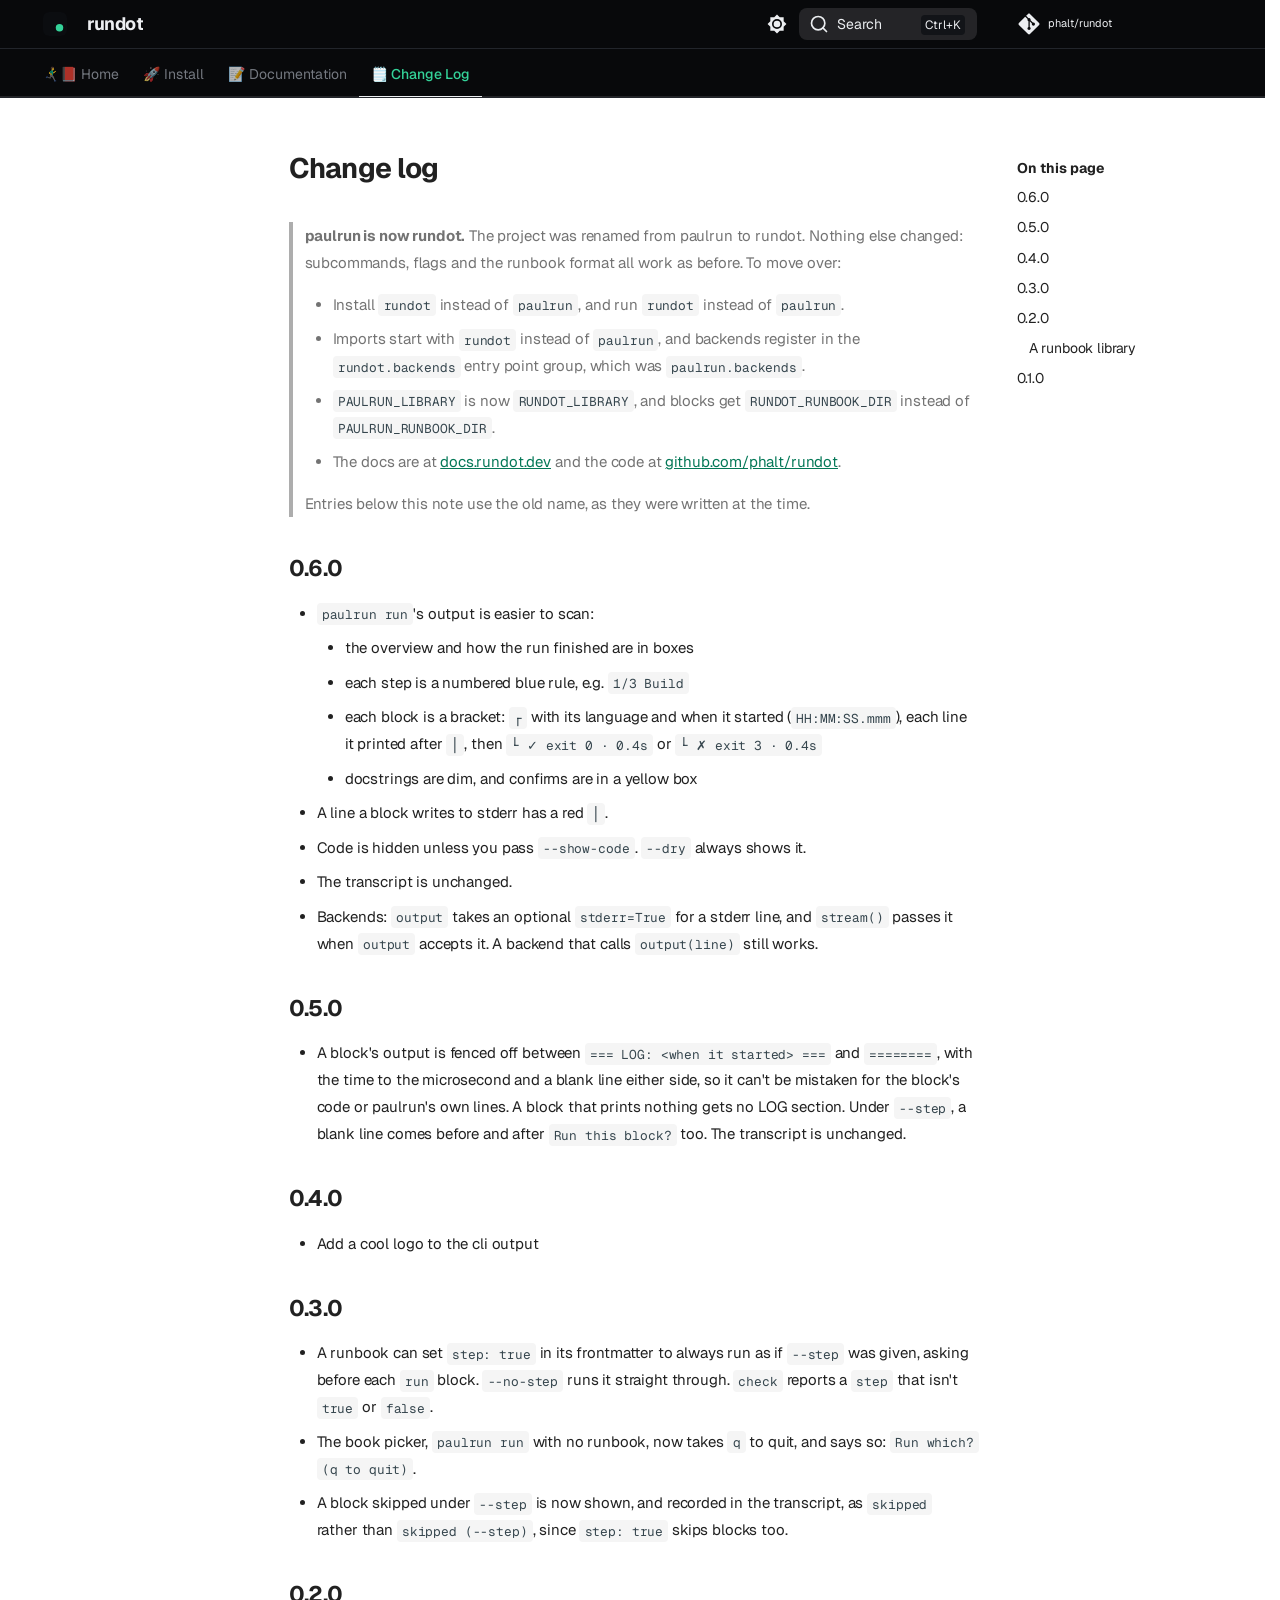
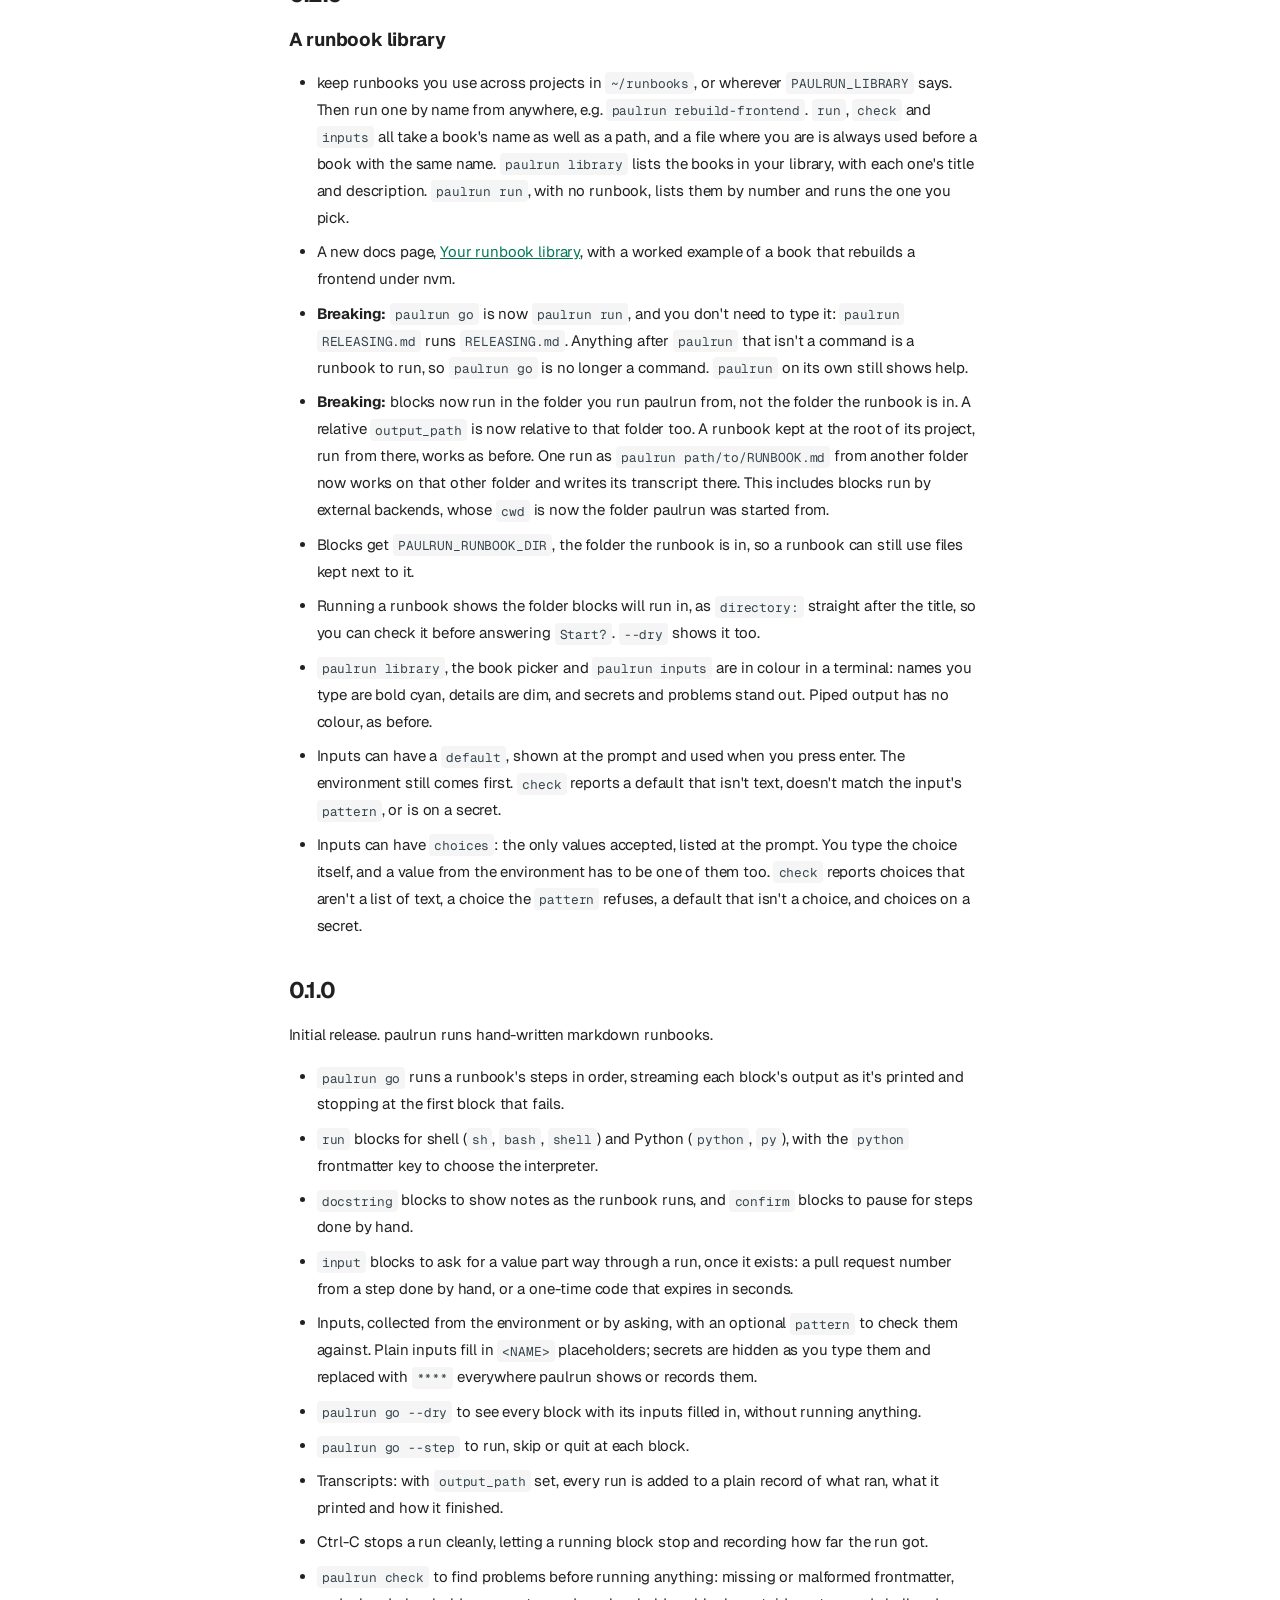
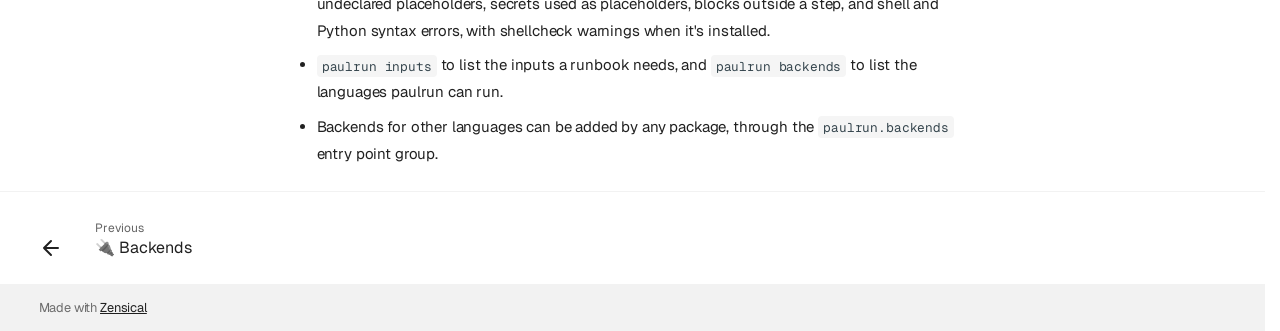
<file: CHANGELOG/index.html>
<!doctype html>
<html lang="en" class="no-js">
  <head>
    
      <meta charset="utf-8">
      <meta name="viewport" content="width=device-width,initial-scale=1">
      
      
      
        <link rel="canonical" href="https://docs.rundot.dev/CHANGELOG/">
      
      
      
        <link rel="prev" href="../backends/">
      
      
      
        
      
      
      <link rel="icon" href="../assets/favicon.svg">
      <meta name="generator" content="zensical-0.1.0">
    
    
      
        <title>🗒️ Change Log - rundot</title>
      
    
    
      
        
      
      <link rel="stylesheet" href="../assets/stylesheets/modern/main.4ab2de0c.min.css">
      
        
          
        
        <link rel="stylesheet" href="../assets/stylesheets/modern/palette.b60ce83d.min.css">
      
      


    
    
      
    
    
      
        
        
        <link rel="preconnect" href="https://fonts.gstatic.com" crossorigin>
        <link rel="stylesheet" href="https://fonts.googleapis.com/css?family=Geist:300,300i,400,400i,500,500i,700,700i%7CGeist+Mono:400,400i,700,700i&amp;display=fallback">
        <style>:root{--md-text-font:"Geist";--md-code-font:"Geist Mono"}</style>
      
    
    
      <link rel="stylesheet" href="../stylesheets/extra.css">
    
    <script>__md_scope=new URL("..",location),__md_scope.pathname.endsWith("/")||(__md_scope=new URL(__md_scope.pathname+"/",location)),__md_hash=e=>[...e].reduce(((e,t)=>(e<<5)-e+t.charCodeAt(0)),0),__md_get=(e,t=localStorage,_=__md_scope)=>JSON.parse(t.getItem(_.pathname+"."+e)),__md_set=(e,t,_=localStorage,a=__md_scope)=>{try{_.setItem(a.pathname+"."+e,JSON.stringify(t))}catch(e){}},document.documentElement.setAttribute("data-platform",navigator.platform)</script>
    
      

    
    
  </head>
  
  
    
    
      
    
    
    
    
    <body dir="ltr" data-md-color-scheme="default" data-md-color-primary="custom" data-md-color-accent="custom">
  
    
    <input class="md-toggle" data-md-toggle="drawer" type="checkbox" id="__drawer" autocomplete="off">
    <input class="md-toggle" data-md-toggle="search" type="checkbox" id="__search" autocomplete="off">
    <label class="md-overlay" for="__drawer" aria-hidden="true"></label>
    <div data-md-component="skip">
      <a href="#__skip" class="md-skip">
        Skip to content
      </a>
    </div>
    <div data-md-component="announce">
      
    </div>
    
    
      

<header class="md-header" data-md-component="header">
  <nav class="md-header__inner md-grid" aria-label="Header">
    <a href="./.." title="rundot" class="md-header__button md-logo" aria-label="rundot" data-md-component="logo">
      
  <img src="../assets/favicon.svg" alt="rundot">

    </a>
    <label class="md-header__button md-icon" for="__drawer">
      
      <svg xmlns="http://www.w3.org/2000/svg" fill="none" stroke="currentColor" stroke-linecap="round" stroke-linejoin="round" stroke-width="2" class="lucide lucide-menu" viewBox="0 0 24 24"><path d="M4 5h16M4 12h16M4 19h16"/></svg>
      <span class="md-visually-hidden">Navigation</span>
    </label>
    <div class="md-header__title" data-md-component="header-title">
      <div class="md-header__ellipsis">
        <div class="md-header__topic">
          <span class="md-ellipsis">
            rundot
          </span>
        </div>
        <div class="md-header__topic" data-md-component="header-topic">
          <span class="md-ellipsis">
            
              🗒️ Change Log
            
          </span>
        </div>
      </div>
    </div>
    
      
        <form class="md-header__option" data-md-component="palette">
  
    
    
    
    <input class="md-option" data-md-color-media="(prefers-color-scheme: light)" data-md-color-scheme="default" data-md-color-primary="custom" data-md-color-accent="custom"  aria-label="Switch to dark mode"  type="radio" name="__palette" id="__palette_0">
    
      <label class="md-header__button md-icon" title="Switch to dark mode" for="__palette_1" hidden>
        <svg xmlns="http://www.w3.org/2000/svg" viewBox="0 0 24 24"><path d="M12 8a4 4 0 0 0-4 4 4 4 0 0 0 4 4 4 4 0 0 0 4-4 4 4 0 0 0-4-4m0 10a6 6 0 0 1-6-6 6 6 0 0 1 6-6 6 6 0 0 1 6 6 6 6 0 0 1-6 6m8-9.31V4h-4.69L12 .69 8.69 4H4v4.69L.69 12 4 15.31V20h4.69L12 23.31 15.31 20H20v-4.69L23.31 12z"/></svg>
      </label>
    
  
    
    
    
    <input class="md-option" data-md-color-media="(prefers-color-scheme: dark)" data-md-color-scheme="slate" data-md-color-primary="custom" data-md-color-accent="custom"  aria-label="Switch to light mode"  type="radio" name="__palette" id="__palette_1">
    
      <label class="md-header__button md-icon" title="Switch to light mode" for="__palette_0" hidden>
        <svg xmlns="http://www.w3.org/2000/svg" viewBox="0 0 24 24"><path d="M12 18c-.89 0-1.74-.2-2.5-.55C11.56 16.5 13 14.42 13 12s-1.44-4.5-3.5-5.45C10.26 6.2 11.11 6 12 6a6 6 0 0 1 6 6 6 6 0 0 1-6 6m8-9.31V4h-4.69L12 .69 8.69 4H4v4.69L.69 12 4 15.31V20h4.69L12 23.31 15.31 20H20v-4.69L23.31 12z"/></svg>
      </label>
    
  
</form>
      
    
    
      <script>var palette=__md_get("__palette");if(palette&&palette.color){if("(prefers-color-scheme)"===palette.color.media){var media=matchMedia("(prefers-color-scheme: light)"),input=document.querySelector(media.matches?"[data-md-color-media='(prefers-color-scheme: light)']":"[data-md-color-media='(prefers-color-scheme: dark)']");palette.color.media=input.getAttribute("data-md-color-media"),palette.color.scheme=input.getAttribute("data-md-color-scheme"),palette.color.primary=input.getAttribute("data-md-color-primary"),palette.color.accent=input.getAttribute("data-md-color-accent")}for(var[key,value]of Object.entries(palette.color))document.body.setAttribute("data-md-color-"+key,value)}</script>
    
    
    
      
      
        <label class="md-header__button md-icon" for="__search">
          
          <svg xmlns="http://www.w3.org/2000/svg" fill="none" stroke="currentColor" stroke-linecap="round" stroke-linejoin="round" stroke-width="2" class="lucide lucide-search" viewBox="0 0 24 24"><path d="m21 21-4.34-4.34"/><circle cx="11" cy="11" r="8"/></svg>
          <span class="md-visually-hidden">Search</span>
        </label>
        <div class="md-search" data-md-component="search" role="dialog" aria-label="Search">
  <button type="button" class="md-search__button">
    Search
  </button>
</div>
      
    
    <div class="md-header__source">
      
        <a href="https://github.com/phalt/rundot" title="Go to repository" class="md-source" data-md-component="source">
  <div class="md-source__icon md-icon">
    
    <svg xmlns="http://www.w3.org/2000/svg" viewBox="0 0 448 512"><!--! Font Awesome Free 7.3.1 by @fontawesome - https://fontawesome.com License - https://fontawesome.com/license/free (Icons: CC BY 4.0, Fonts: SIL OFL 1.1, Code: MIT License) Copyright 2026 Fonticons, Inc.--><path fill="currentColor" d="M439.6 236.1 244 40.5c-5.4-5.5-12.8-8.5-20.4-8.5s-15 3-20.4 8.4L162.5 81l51.5 51.5c27.1-9.1 52.7 16.8 43.4 43.7l49.7 49.7c34.2-11.8 61.2 31 35.5 56.7-26.5 26.5-70.2-2.9-56-37.3L240.3 199v121.9c25.3 12.5 22.3 41.8 9.1 55-6.4 6.4-15.2 10.1-24.3 10.1s-17.8-3.6-24.3-10.1c-17.6-17.6-11.1-46.9 11.2-56v-123c-20.8-8.5-24.6-30.7-18.6-45L142.6 101 8.5 235.1C3 240.6 0 247.9 0 255.5s3 15 8.5 20.4l195.6 195.7c5.4 5.4 12.7 8.4 20.4 8.4s15-3 20.4-8.4l194.7-194.7c5.4-5.4 8.4-12.8 8.4-20.4s-3-15-8.4-20.4"/></svg>
  </div>
  <div class="md-source__repository">
    phalt/rundot
  </div>
</a>
      
    </div>
  </nav>
  
</header>
    
    <div class="md-container" data-md-component="container">
      
      
        
          
            
<nav class="md-tabs" aria-label="Tabs" data-md-component="tabs">
  <div class="md-grid">
    <ul class="md-tabs__list">
      
        
  
  
  
  
    <li class="md-tabs__item">
      <a href="./.." class="md-tabs__link">
        
  
  🏃‍♂️‍➡️📕 Home

      </a>
    </li>
  

      
        
  
  
  
  
    <li class="md-tabs__item">
      <a href="../install/" class="md-tabs__link">
        
  
  🚀 Install

      </a>
    </li>
  

      
        
  
  
  
  
    
      
    
    
    
      <li class="md-tabs__item">
        <a href="../runbook-format/" class="md-tabs__link">
          
  
  📝 Documentation

        </a>
      </li>
    
  

      
        
  
  
  
    
  
  
    <li class="md-tabs__item md-tabs__item--active">
      <a href="././" class="md-tabs__link">
        
  
  🗒️ Change Log

      </a>
    </li>
  

      
    </ul>
  </div>
</nav>
          
        
      
      <main class="md-main" data-md-component="main">
        <div class="md-main__inner md-grid">
          
            
              
              <div class="md-sidebar md-sidebar--primary" data-md-component="sidebar" data-md-type="navigation" >
                <div class="md-sidebar__scrollwrap">
                  <div class="md-sidebar__inner">
                    


  


<nav class="md-nav md-nav--primary md-nav--lifted" aria-label="Navigation" data-md-level="0">
  <label class="md-nav__title" for="__drawer">
    <a href="./.." title="rundot" class="md-nav__button md-logo" aria-label="rundot" data-md-component="logo">
      
  <img src="../assets/favicon.svg" alt="rundot">

    </a>
    rundot
  </label>
  
    <div class="md-nav__source">
      <a href="https://github.com/phalt/rundot" title="Go to repository" class="md-source" data-md-component="source">
  <div class="md-source__icon md-icon">
    
    <svg xmlns="http://www.w3.org/2000/svg" viewBox="0 0 448 512"><!--! Font Awesome Free 7.3.1 by @fontawesome - https://fontawesome.com License - https://fontawesome.com/license/free (Icons: CC BY 4.0, Fonts: SIL OFL 1.1, Code: MIT License) Copyright 2026 Fonticons, Inc.--><path fill="currentColor" d="M439.6 236.1 244 40.5c-5.4-5.5-12.8-8.5-20.4-8.5s-15 3-20.4 8.4L162.5 81l51.5 51.5c27.1-9.1 52.7 16.8 43.4 43.7l49.7 49.7c34.2-11.8 61.2 31 35.5 56.7-26.5 26.5-70.2-2.9-56-37.3L240.3 199v121.9c25.3 12.5 22.3 41.8 9.1 55-6.4 6.4-15.2 10.1-24.3 10.1s-17.8-3.6-24.3-10.1c-17.6-17.6-11.1-46.9 11.2-56v-123c-20.8-8.5-24.6-30.7-18.6-45L142.6 101 8.5 235.1C3 240.6 0 247.9 0 255.5s3 15 8.5 20.4l195.6 195.7c5.4 5.4 12.7 8.4 20.4 8.4s15-3 20.4-8.4l194.7-194.7c5.4-5.4 8.4-12.8 8.4-20.4s-3-15-8.4-20.4"/></svg>
  </div>
  <div class="md-source__repository">
    phalt/rundot
  </div>
</a>
    </div>
  
  <ul class="md-nav__list" data-md-scrollfix>
    
      
      
  
  
  
  
    <li class="md-nav__item">
      <a href="./.." class="md-nav__link">
        
  
  
  <span class="md-ellipsis">
    
  
  🏃‍♂️‍➡️📕 Home

    
  </span>
  
  

      </a>
    </li>
  

    
      
      
  
  
  
  
    <li class="md-nav__item">
      <a href="../install/" class="md-nav__link">
        
  
  
  <span class="md-ellipsis">
    
  
  🚀 Install

    
  </span>
  
  

      </a>
    </li>
  

    
      
      
  
  
  
  
    
    
    
    
      
      
    
    
    <li class="md-nav__item md-nav__item--nested">
      
        
        
        <input class="md-nav__toggle md-toggle " type="checkbox" id="__nav_3" >
        
          
          <label class="md-nav__link" for="__nav_3" id="__nav_3_label" tabindex="0">
            
  
  
  <span class="md-ellipsis">
    
  
  📝 Documentation

    
  </span>
  
  

            <span class="md-nav__icon md-icon"></span>
          </label>
        
        
          <nav class="md-nav" data-md-level="1" aria-labelledby="__nav_3_label" aria-expanded="false">
            <label class="md-nav__title" for="__nav_3">
              <span class="md-nav__icon md-icon"></span>
              
  
  📝 Documentation

            </label>
            <ul class="md-nav__list" data-md-scrollfix>
              
                
                  
  
  
  
  
    <li class="md-nav__item">
      <a href="../runbook-format/" class="md-nav__link">
        
  
  
  <span class="md-ellipsis">
    
  
  📜 Runbook format

    
  </span>
  
  

      </a>
    </li>
  

                
              
                
                  
  
  
  
  
    <li class="md-nav__item">
      <a href="../cli/" class="md-nav__link">
        
  
  
  <span class="md-ellipsis">
    
  
  📟 Command line

    
  </span>
  
  

      </a>
    </li>
  

                
              
                
                  
  
  
  
  
    <li class="md-nav__item">
      <a href="../library/" class="md-nav__link">
        
  
  
  <span class="md-ellipsis">
    
  
  📚 Your runbook library

    
  </span>
  
  

      </a>
    </li>
  

                
              
                
                  
  
  
  
  
    <li class="md-nav__item">
      <a href="../backends/" class="md-nav__link">
        
  
  
  <span class="md-ellipsis">
    
  
  🔌 Backends

    
  </span>
  
  

      </a>
    </li>
  

                
              
            </ul>
          </nav>
        
      
    </li>
  

    
      
      
  
  
    
  
  
  
    <li class="md-nav__item md-nav__item--active">
      
      
      
      
        
      
      
        <label class="md-nav__link md-nav__link--active" for="__toc">
          
  
  
  <span class="md-ellipsis">
    
  
  🗒️ Change Log

    
  </span>
  
  

          <span class="md-nav__icon md-icon"></span>
        </label>
      
      <a href="././" class="md-nav__link md-nav__link--active">
        
  
  
  <span class="md-ellipsis">
    
  
  🗒️ Change Log

    
  </span>
  
  

      </a>
      
        


<nav class="md-nav md-nav--secondary" aria-label="On this page">
  
  
  
    
  
  
    <label class="md-nav__title" for="__toc">
      <span class="md-nav__icon md-icon"></span>
      On this page
    </label>
    <ul class="md-nav__list" data-md-component="toc" data-md-scrollfix>
      
        <li class="md-nav__item">
  <a href="#060" class="md-nav__link">
    <span class="md-ellipsis">
      <span class="md-typeset">
        0.6.0
      </span>
    </span>
  </a>
  
</li>
      
        <li class="md-nav__item">
  <a href="#050" class="md-nav__link">
    <span class="md-ellipsis">
      <span class="md-typeset">
        0.5.0
      </span>
    </span>
  </a>
  
</li>
      
        <li class="md-nav__item">
  <a href="#040" class="md-nav__link">
    <span class="md-ellipsis">
      <span class="md-typeset">
        0.4.0
      </span>
    </span>
  </a>
  
</li>
      
        <li class="md-nav__item">
  <a href="#030" class="md-nav__link">
    <span class="md-ellipsis">
      <span class="md-typeset">
        0.3.0
      </span>
    </span>
  </a>
  
</li>
      
        <li class="md-nav__item">
  <a href="#020" class="md-nav__link">
    <span class="md-ellipsis">
      <span class="md-typeset">
        0.2.0
      </span>
    </span>
  </a>
  
    <nav class="md-nav" aria-label="0.2.0">
      <ul class="md-nav__list">
        
          <li class="md-nav__item">
  <a href="#a-runbook-library" class="md-nav__link">
    <span class="md-ellipsis">
      <span class="md-typeset">
        A runbook library
      </span>
    </span>
  </a>
  
</li>
        
      </ul>
    </nav>
  
</li>
      
        <li class="md-nav__item">
  <a href="#010" class="md-nav__link">
    <span class="md-ellipsis">
      <span class="md-typeset">
        0.1.0
      </span>
    </span>
  </a>
  
</li>
      
    </ul>
  
</nav>
      
    </li>
  

    
  </ul>
</nav>
                  </div>
                </div>
              </div>
            
            
              
              <div class="md-sidebar md-sidebar--secondary" data-md-component="sidebar" data-md-type="toc" >
                <div class="md-sidebar__scrollwrap">
                  
                    
                    
                    
                      
                    
                    
                      <input class="md-nav__toggle md-toggle" type="checkbox" id="__toc">
                      <div class="md-sidebar-button__wrapper">
                        <label class="md-sidebar-button" for="__toc"></label>
                      </div>
                    
                  
                  <div class="md-sidebar__inner">
                    


<nav class="md-nav md-nav--secondary" aria-label="On this page">
  
  
  
    
  
  
    <label class="md-nav__title" for="__toc">
      <span class="md-nav__icon md-icon"></span>
      On this page
    </label>
    <ul class="md-nav__list" data-md-component="toc" data-md-scrollfix>
      
        <li class="md-nav__item">
  <a href="#060" class="md-nav__link">
    <span class="md-ellipsis">
      <span class="md-typeset">
        0.6.0
      </span>
    </span>
  </a>
  
</li>
      
        <li class="md-nav__item">
  <a href="#050" class="md-nav__link">
    <span class="md-ellipsis">
      <span class="md-typeset">
        0.5.0
      </span>
    </span>
  </a>
  
</li>
      
        <li class="md-nav__item">
  <a href="#040" class="md-nav__link">
    <span class="md-ellipsis">
      <span class="md-typeset">
        0.4.0
      </span>
    </span>
  </a>
  
</li>
      
        <li class="md-nav__item">
  <a href="#030" class="md-nav__link">
    <span class="md-ellipsis">
      <span class="md-typeset">
        0.3.0
      </span>
    </span>
  </a>
  
</li>
      
        <li class="md-nav__item">
  <a href="#020" class="md-nav__link">
    <span class="md-ellipsis">
      <span class="md-typeset">
        0.2.0
      </span>
    </span>
  </a>
  
    <nav class="md-nav" aria-label="0.2.0">
      <ul class="md-nav__list">
        
          <li class="md-nav__item">
  <a href="#a-runbook-library" class="md-nav__link">
    <span class="md-ellipsis">
      <span class="md-typeset">
        A runbook library
      </span>
    </span>
  </a>
  
</li>
        
      </ul>
    </nav>
  
</li>
      
        <li class="md-nav__item">
  <a href="#010" class="md-nav__link">
    <span class="md-ellipsis">
      <span class="md-typeset">
        0.1.0
      </span>
    </span>
  </a>
  
</li>
      
    </ul>
  
</nav>
                  </div>
                </div>
              </div>
            
          
          
            <div class="md-content" data-md-component="content">
              
              <article class="md-content__inner md-typeset">
                <a id="__skip" tabindex="-1"></a>
                
                  

  
  


<h1 id="change-log">Change log</h1>
<blockquote>
<p><strong>paulrun is now rundot.</strong> The project was renamed from paulrun to rundot. Nothing else changed: subcommands, flags and the runbook format all work as before. To move over:</p>
<ul>
<li>Install <code>rundot</code> instead of <code>paulrun</code>, and run <code>rundot</code> instead of <code>paulrun</code>.</li>
<li>Imports start with <code>rundot</code> instead of <code>paulrun</code>, and backends register in the <code>rundot.backends</code> entry point group, which was <code>paulrun.backends</code>.</li>
<li><code>PAULRUN_LIBRARY</code> is now <code>RUNDOT_LIBRARY</code>, and blocks get <code>RUNDOT_RUNBOOK_DIR</code> instead of <code>PAULRUN_RUNBOOK_DIR</code>.</li>
<li>The docs are at <a href="https://docs.rundot.dev/">docs.rundot.dev</a> and the code at <a href="https://github.com/phalt/rundot">github.com/phalt/rundot</a>.</li>
</ul>
<p>Entries below this note use the old name, as they were written at the time.</p>
</blockquote>
<h2 id="060">0.6.0</h2>
<ul>
<li><code>paulrun run</code>'s output is easier to scan:<ul>
<li>the overview and how the run finished are in boxes</li>
<li>each step is a numbered blue rule, e.g. <code>1/3  Build</code></li>
<li>each block is a bracket: <code>┌</code> with its language and when it started (<code>HH:MM:SS.mmm</code>), each line it printed after <code>│</code>, then <code>└ ✓ exit 0 · 0.4s</code> or <code>└ ✗ exit 3 · 0.4s</code></li>
<li>docstrings are dim, and confirms are in a yellow box</li>
</ul>
</li>
<li>A line a block writes to stderr has a red <code>│</code>.</li>
<li>Code is hidden unless you pass <code>--show-code</code>. <code>--dry</code> always shows it.</li>
<li>The transcript is unchanged.</li>
<li>Backends: <code>output</code> takes an optional <code>stderr=True</code> for a stderr line, and <code>stream()</code> passes it when <code>output</code> accepts it. A backend that calls <code>output(line)</code> still works.</li>
</ul>
<h2 id="050">0.5.0</h2>
<ul>
<li>A block's output is fenced off between <code>=== LOG: &lt;when it started&gt; ===</code> and <code>========</code>, with the time to the microsecond and a blank line either side, so it can't be mistaken for the block's code or paulrun's own lines. A block that prints nothing gets no LOG section. Under <code>--step</code>, a blank line comes before and after <code>Run this block?</code> too. The transcript is unchanged.</li>
</ul>
<h2 id="040">0.4.0</h2>
<ul>
<li>Add a cool logo to the cli output</li>
</ul>
<h2 id="030">0.3.0</h2>
<ul>
<li>A runbook can set <code>step: true</code> in its frontmatter to always run as if <code>--step</code> was given, asking before each <code>run</code> block. <code>--no-step</code> runs it straight through. <code>check</code> reports a <code>step</code> that isn't <code>true</code> or <code>false</code>.</li>
<li>The book picker, <code>paulrun run</code> with no runbook, now takes <code>q</code> to quit, and says so: <code>Run which? (q to quit)</code>.</li>
<li>A block skipped under <code>--step</code> is now shown, and recorded in the transcript, as <code>skipped</code> rather than <code>skipped (--step)</code>, since <code>step: true</code> skips blocks too.</li>
</ul>
<h2 id="020">0.2.0</h2>
<h3 id="a-runbook-library">A runbook library</h3>
<ul>
<li>keep runbooks you use across projects in <code>~/runbooks</code>, or wherever <code>PAULRUN_LIBRARY</code> says. Then run one by name from anywhere, e.g. <code>paulrun rebuild-frontend</code>. <code>run</code>, <code>check</code> and <code>inputs</code> all take a book's name as well as a path, and a file where you are is always used before a book with the same name. <code>paulrun library</code> lists the books in your library, with each one's title and description. <code>paulrun run</code>, with no runbook, lists them by number and runs the one you pick.</li>
<li>
<p>A new docs page, <a href="https://docs.rundot.dev/library/">Your runbook library</a>, with a worked example of a book that rebuilds a frontend under nvm.</p>
</li>
<li>
<p><strong>Breaking:</strong> <code>paulrun go</code> is now <code>paulrun run</code>, and you don't need to type it: <code>paulrun RELEASING.md</code> runs <code>RELEASING.md</code>. Anything after <code>paulrun</code> that isn't a command is a runbook to run, so <code>paulrun go</code> is no longer a command. <code>paulrun</code> on its own still shows help.</p>
</li>
<li><strong>Breaking:</strong> blocks now run in the folder you run paulrun from, not the folder the runbook is in. A relative <code>output_path</code> is now relative to that folder too. A runbook kept at the root of its project, run from there, works as before. One run as <code>paulrun path/to/RUNBOOK.md</code> from another folder now works on that other folder and writes its transcript there. This includes blocks run by external backends, whose <code>cwd</code> is now the folder paulrun was started from.</li>
<li>Blocks get <code>PAULRUN_RUNBOOK_DIR</code>, the folder the runbook is in, so a runbook can still use files kept next to it.</li>
<li>Running a runbook shows the folder blocks will run in, as <code>directory:</code> straight after the title, so you can check it before answering <code>Start?</code>. <code>--dry</code> shows it too.</li>
<li><code>paulrun library</code>, the book picker and <code>paulrun inputs</code> are in colour in a terminal: names you type are bold cyan, details are dim, and secrets and problems stand out. Piped output has no colour, as before.</li>
<li>Inputs can have a <code>default</code>, shown at the prompt and used when you press enter. The environment still comes first. <code>check</code> reports a default that isn't text, doesn't match the input's <code>pattern</code>, or is on a secret.</li>
<li>Inputs can have <code>choices</code>: the only values accepted, listed at the prompt. You type the choice itself, and a value from the environment has to be one of them too. <code>check</code> reports choices that aren't a list of text, a choice the <code>pattern</code> refuses, a default that isn't a choice, and choices on a secret.</li>
</ul>
<h2 id="010">0.1.0</h2>
<p>Initial release. paulrun runs hand-written markdown runbooks.</p>
<ul>
<li><code>paulrun go</code> runs a runbook's steps in order, streaming each block's output as it's printed and stopping at the first block that fails.</li>
<li><code>run</code> blocks for shell (<code>sh</code>, <code>bash</code>, <code>shell</code>) and Python (<code>python</code>, <code>py</code>), with the <code>python</code> frontmatter key to choose the interpreter.</li>
<li><code>docstring</code> blocks to show notes as the runbook runs, and <code>confirm</code> blocks to pause for steps done by hand.</li>
<li><code>input</code> blocks to ask for a value part way through a run, once it exists: a pull request number from a step done by hand, or a one-time code that expires in seconds.</li>
<li>Inputs, collected from the environment or by asking, with an optional <code>pattern</code> to check them against. Plain inputs fill in <code>&lt;NAME&gt;</code> placeholders; secrets are hidden as you type them and replaced with <code>****</code> everywhere paulrun shows or records them.</li>
<li><code>paulrun go --dry</code> to see every block with its inputs filled in, without running anything.</li>
<li><code>paulrun go --step</code> to run, skip or quit at each block.</li>
<li>Transcripts: with <code>output_path</code> set, every run is added to a plain record of what ran, what it printed and how it finished.</li>
<li>Ctrl-C stops a run cleanly, letting a running block stop and recording how far the run got.</li>
<li><code>paulrun check</code> to find problems before running anything: missing or malformed frontmatter, undeclared placeholders, secrets used as placeholders, blocks outside a step, and shell and Python syntax errors, with shellcheck warnings when it's installed.</li>
<li><code>paulrun inputs</code> to list the inputs a runbook needs, and <code>paulrun backends</code> to list the languages paulrun can run.</li>
<li>Backends for other languages can be added by any package, through the <code>paulrun.backends</code> entry point group.</li>
</ul>














                
              </article>
            </div>
          
          
<script>var target=document.getElementById(location.hash.slice(1));target&&target.name&&(target.checked=target.name.startsWith("__tabbed_"))</script>
        </div>
        
      </main>
      
        <footer class="md-footer">
  
    
      
      <nav class="md-footer__inner md-grid" aria-label="Footer" >
        
          
          <a href="../backends/" class="md-footer__link md-footer__link--prev" aria-label="Previous: 🔌 Backends">
            <div class="md-footer__button md-icon">
              
              <svg xmlns="http://www.w3.org/2000/svg" fill="none" stroke="currentColor" stroke-linecap="round" stroke-linejoin="round" stroke-width="2" class="lucide lucide-arrow-left" viewBox="0 0 24 24"><path d="m12 19-7-7 7-7M19 12H5"/></svg>
            </div>
            <div class="md-footer__title">
              <span class="md-footer__direction">
                Previous
              </span>
              <div class="md-ellipsis">
                🔌 Backends
              </div>
            </div>
          </a>
        
        
      </nav>
    
  
  <div class="md-footer-meta md-typeset">
    <div class="md-footer-meta__inner md-grid">
      <div class="md-copyright">
  
  
    Made with
    <a href="https://zensical.org/" target="_blank" rel="noopener">
      Zensical
    </a>
  
</div>
      
    </div>
  </div>
</footer>
      
    </div>
    <div class="md-dialog" data-md-component="dialog" role="status" aria-atomic="true">
      <div class="md-dialog__inner md-typeset"></div>
    </div>
    
    
    
      
      
      
      
        
        
      <script id="__config" type="application/json">{"annotate":null,"base":"..","features":["navigation.tabs","content.code.copy","search.suggest","search.highlight","navigation.footer"],"redirect":null,"search":"../assets/javascripts/workers/search.719e0d91.min.js","tags":null,"translations":{"clipboard.copied":"Copied to clipboard","clipboard.copy":"Copy to clipboard","clipboard.error":"Could not copy to clipboard","search.result.more.one":"1 more on this page","search.result.more.other":"# more on this page","search.result.none":"No matching documents","search.result.one":"1 matching document","search.result.other":"# matching documents","search.result.placeholder":"Type to start searching","search.result.term.missing":"Missing","select.version":"Select version"},"version":null}</script>
    
    
      <script src="../assets/javascripts/bundle.d31f0ffa.min.js"></script>
      
    
  </body>
</html>
</file>
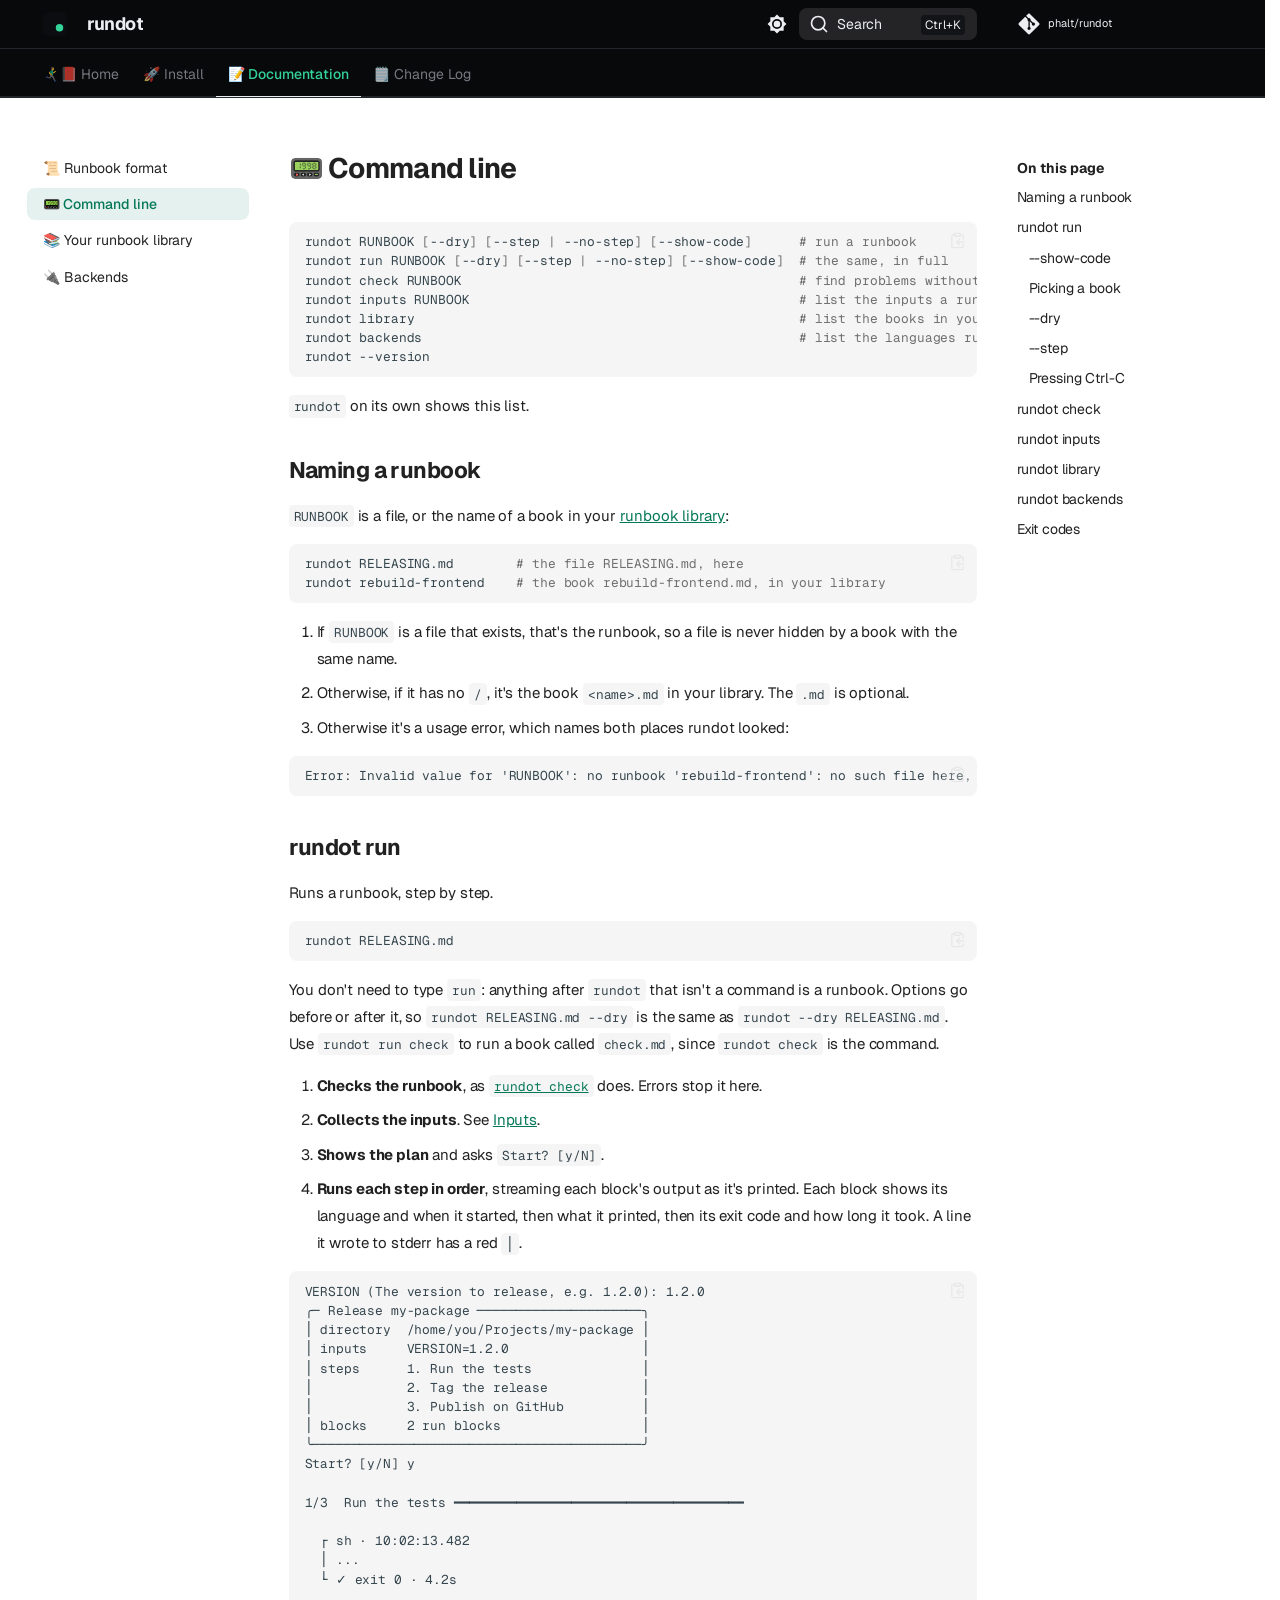
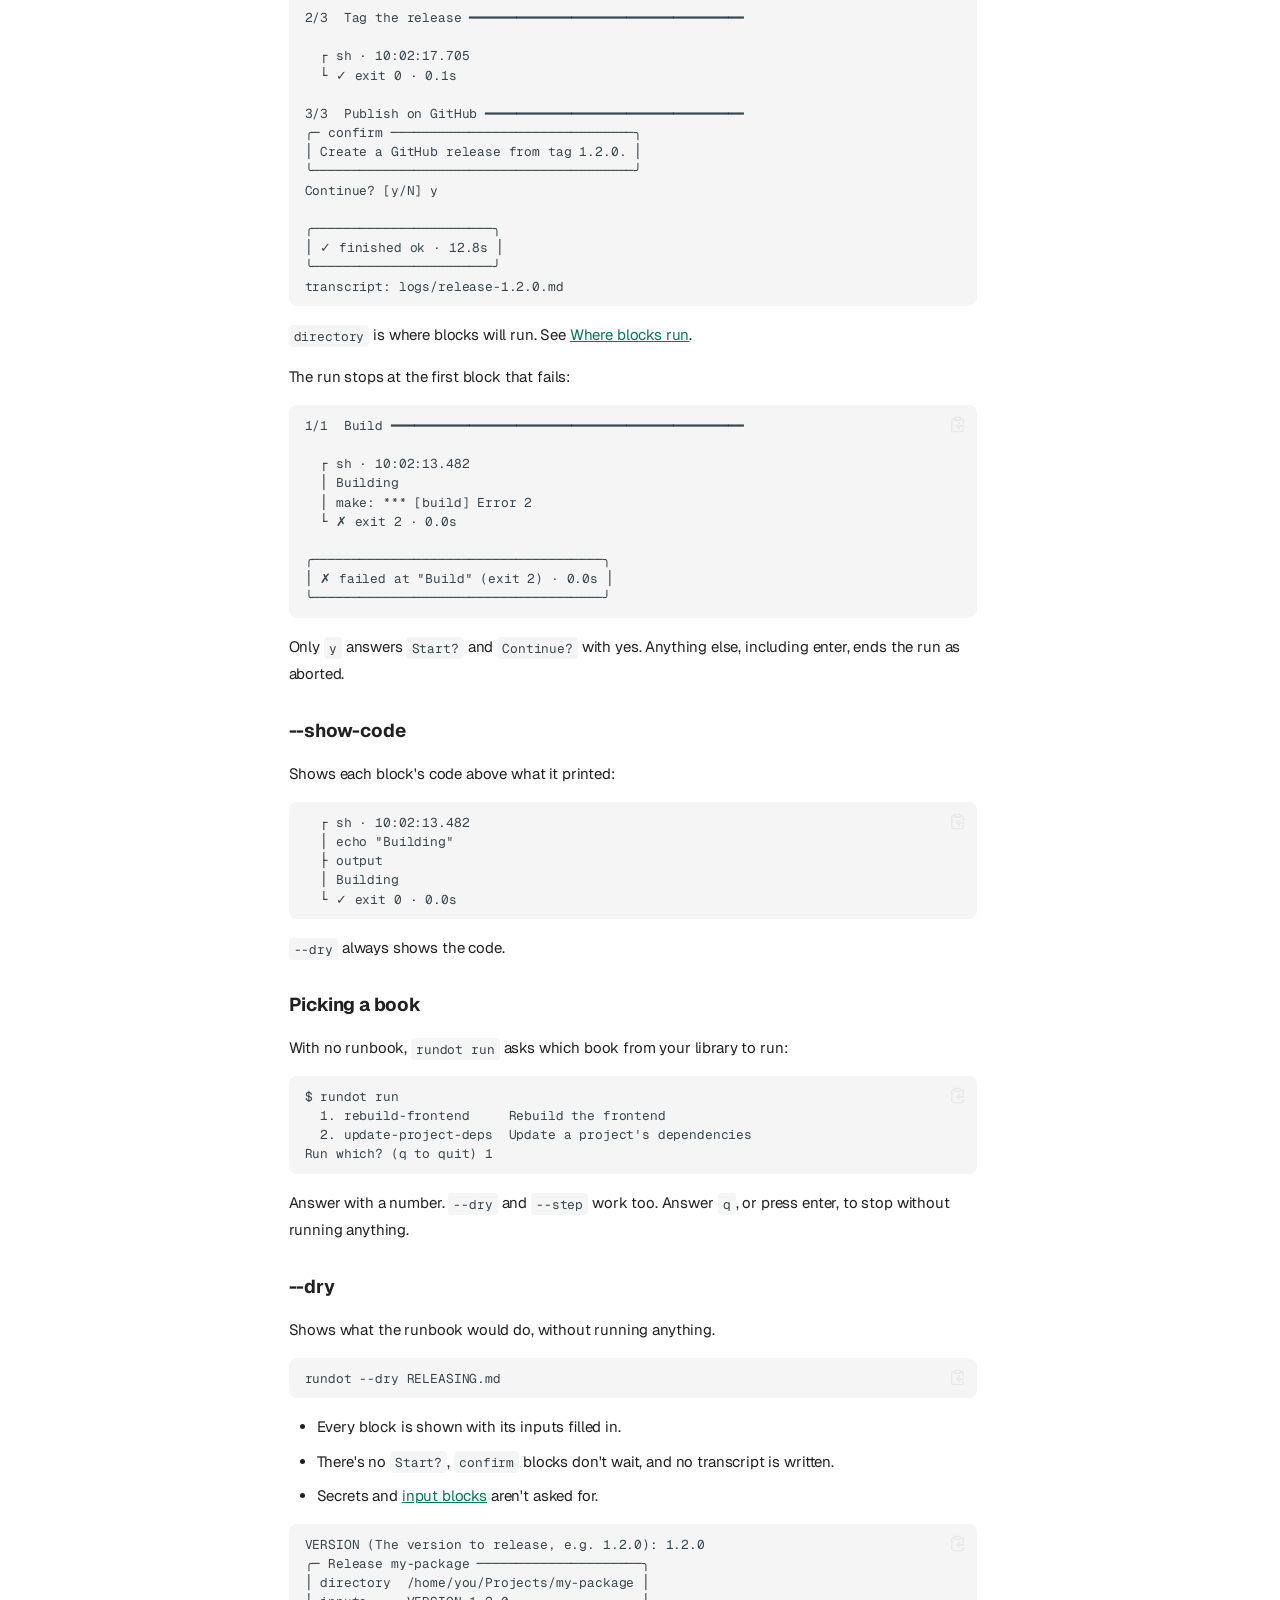
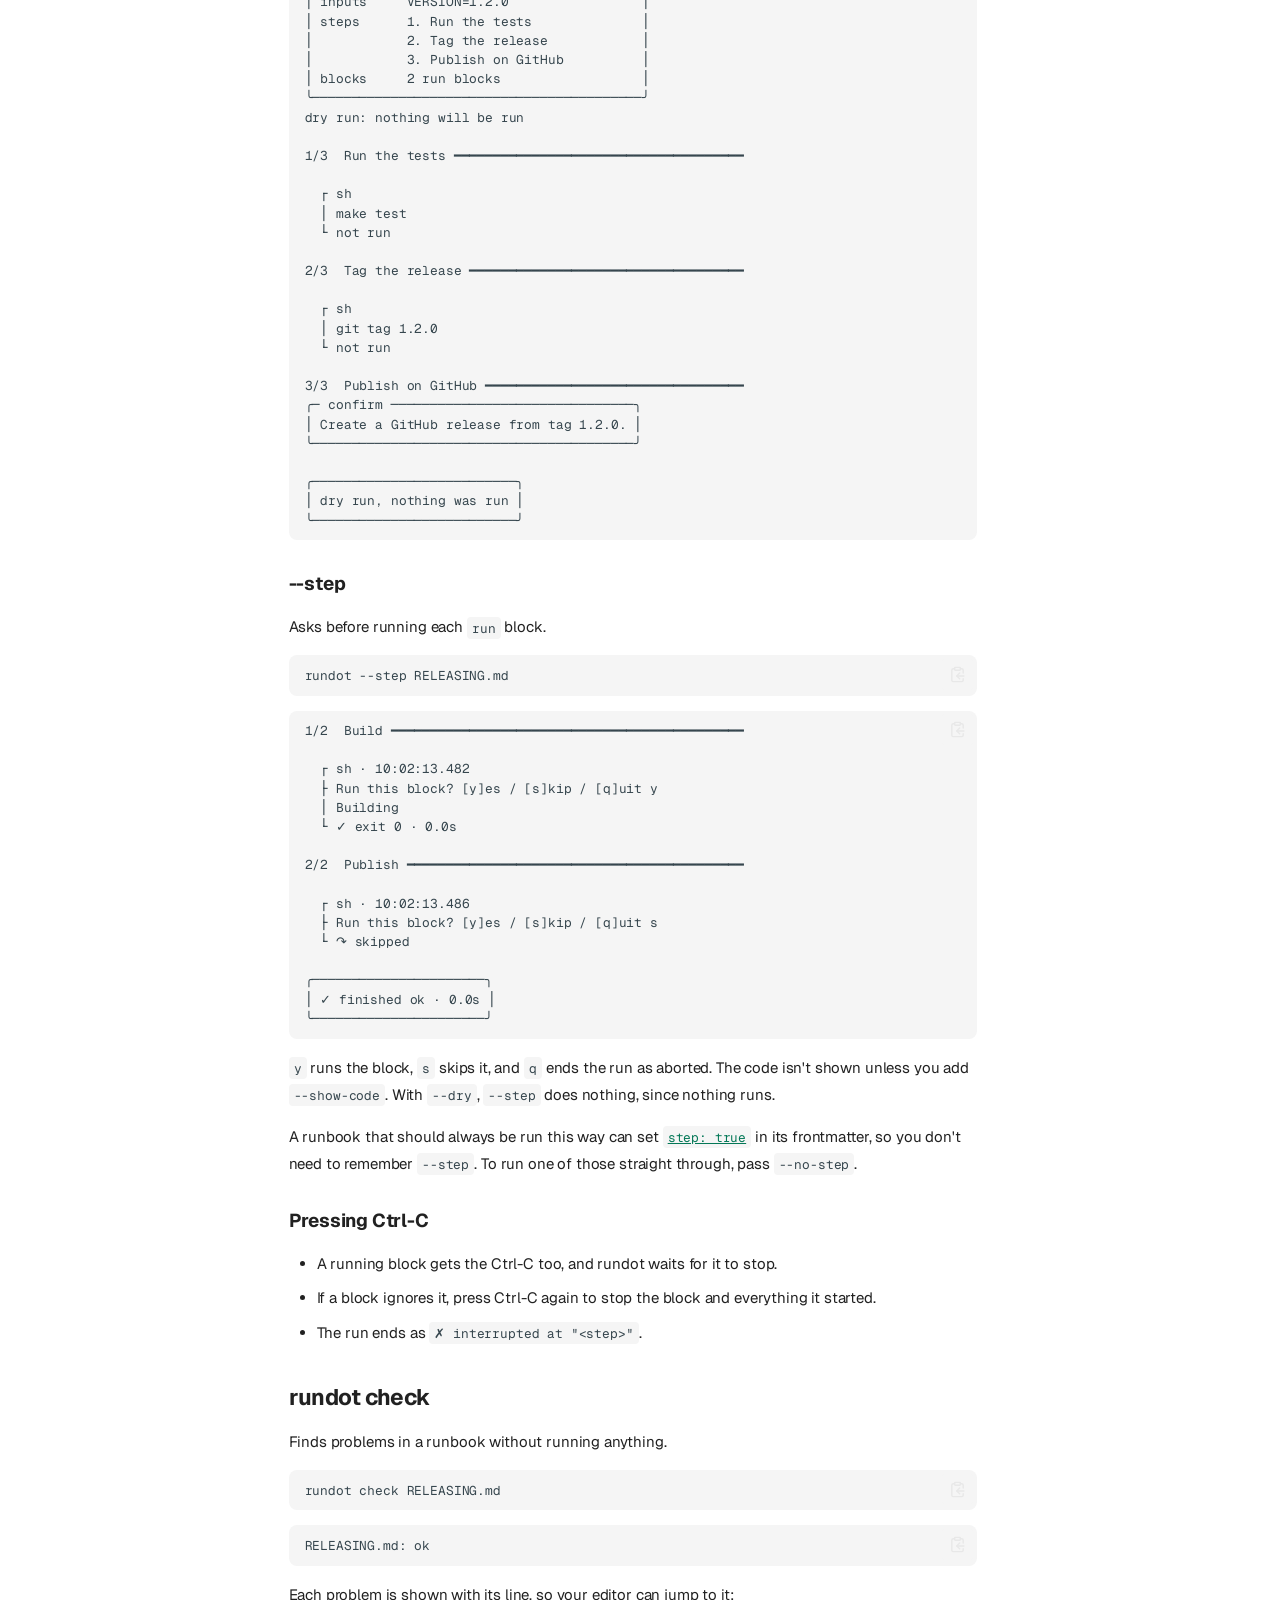
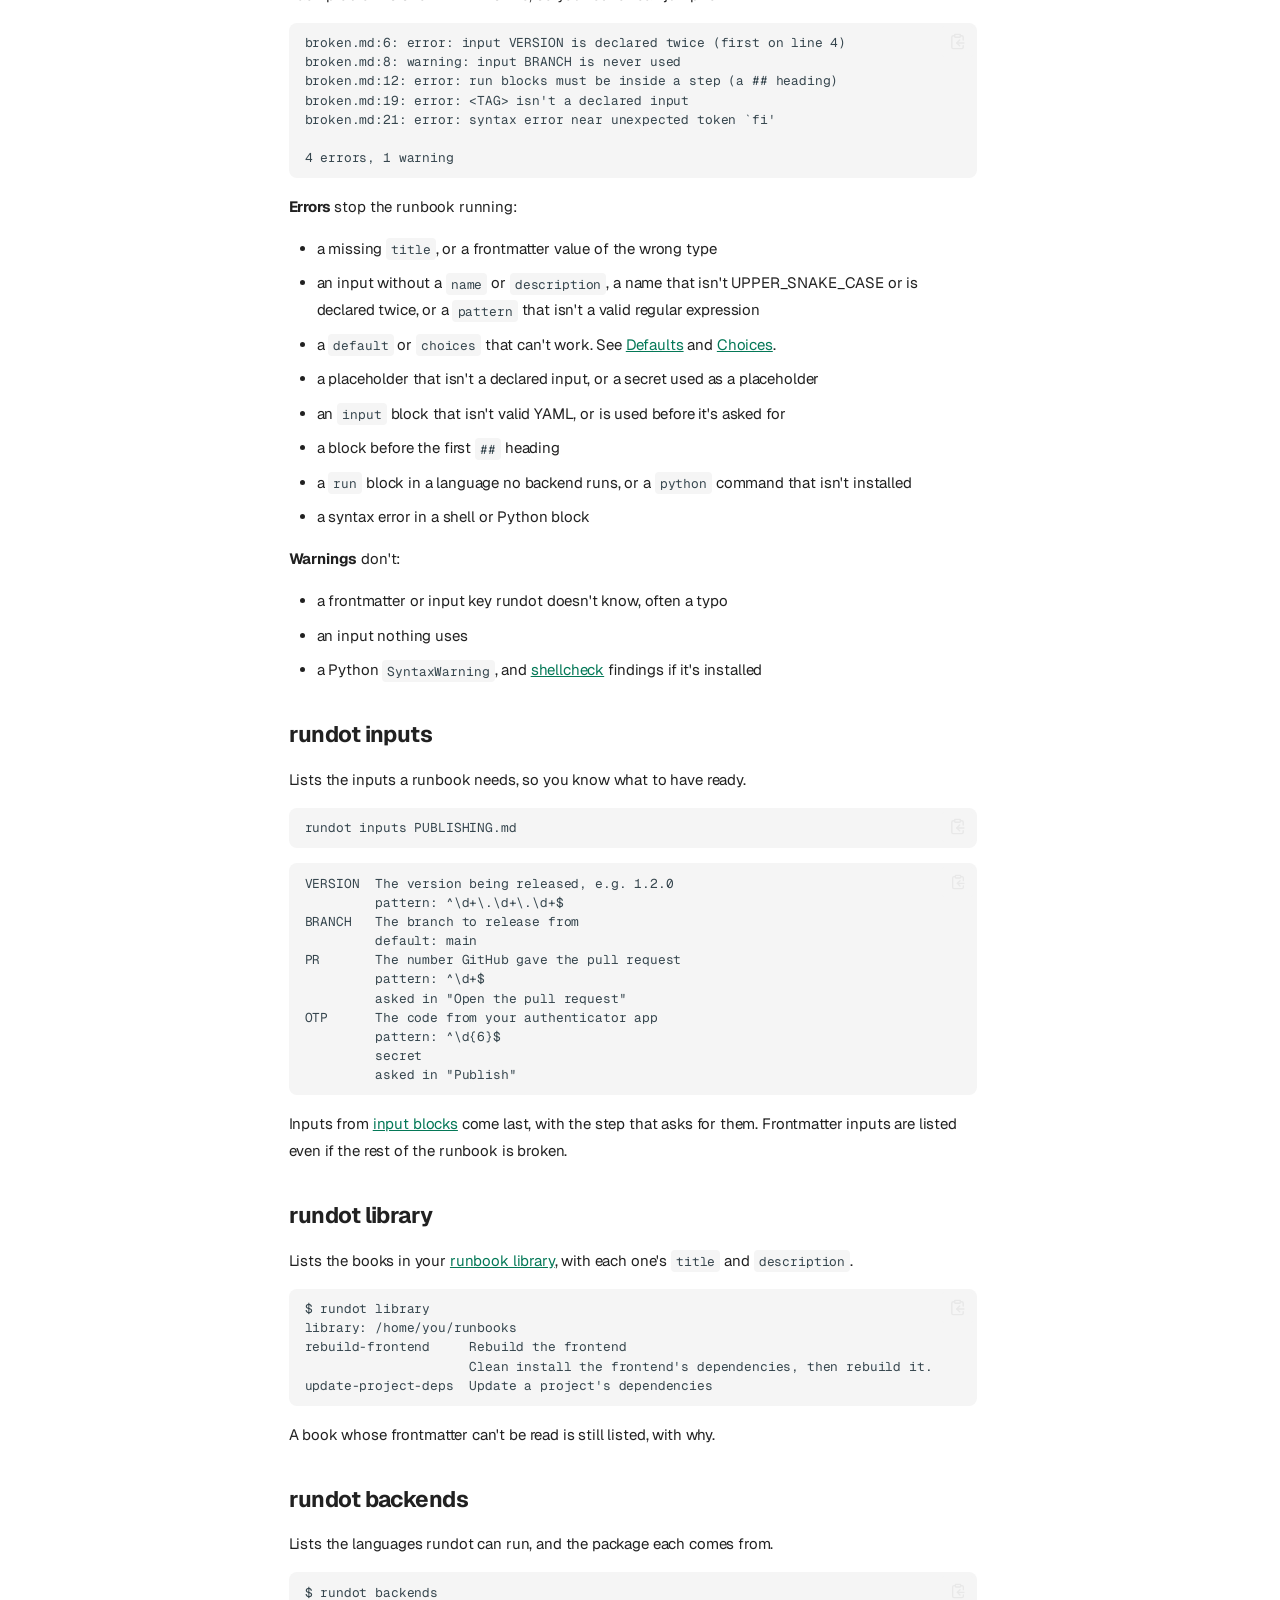
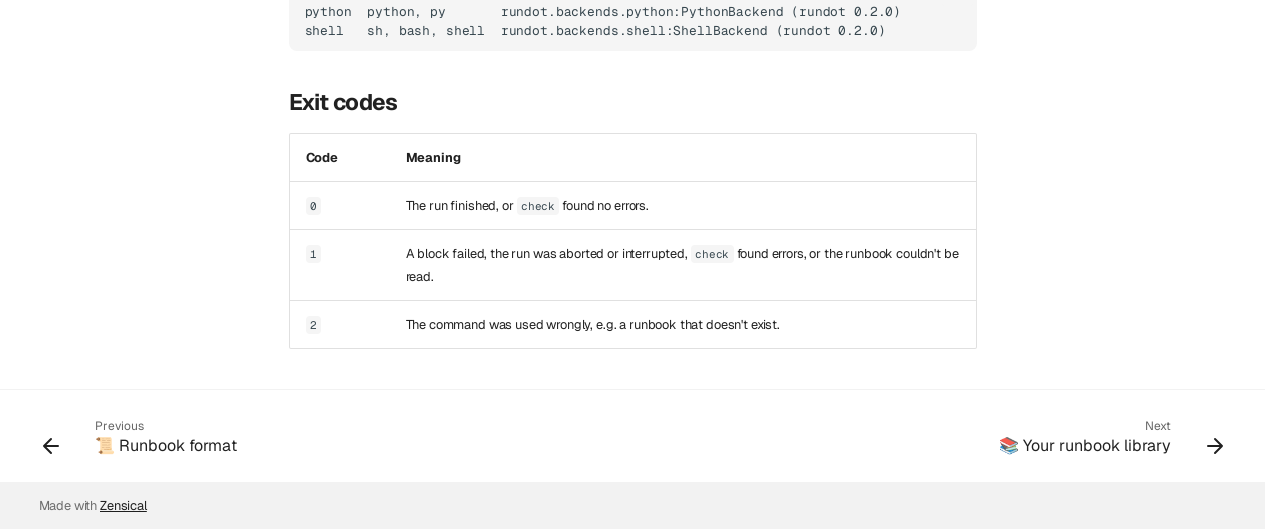
<file: cli/index.html>
<!doctype html>
<html lang="en" class="no-js">
  <head>
    
      <meta charset="utf-8">
      <meta name="viewport" content="width=device-width,initial-scale=1">
      
      
      
        <link rel="canonical" href="https://docs.rundot.dev/cli/">
      
      
      
        <link rel="prev" href="../runbook-format/">
      
      
        <link rel="next" href="../library/">
      
      
        
      
      
      <link rel="icon" href="../assets/favicon.svg">
      <meta name="generator" content="zensical-0.1.0">
    
    
      
        <title>📟 Command line - rundot</title>
      
    
    
      
        
      
      <link rel="stylesheet" href="../assets/stylesheets/modern/main.4ab2de0c.min.css">
      
        
          
        
        <link rel="stylesheet" href="../assets/stylesheets/modern/palette.b60ce83d.min.css">
      
      


    
    
      
    
    
      
        
        
        <link rel="preconnect" href="https://fonts.gstatic.com" crossorigin>
        <link rel="stylesheet" href="https://fonts.googleapis.com/css?family=Geist:300,300i,400,400i,500,500i,700,700i%7CGeist+Mono:400,400i,700,700i&amp;display=fallback">
        <style>:root{--md-text-font:"Geist";--md-code-font:"Geist Mono"}</style>
      
    
    
      <link rel="stylesheet" href="../stylesheets/extra.css">
    
    <script>__md_scope=new URL("..",location),__md_scope.pathname.endsWith("/")||(__md_scope=new URL(__md_scope.pathname+"/",location)),__md_hash=e=>[...e].reduce(((e,t)=>(e<<5)-e+t.charCodeAt(0)),0),__md_get=(e,t=localStorage,_=__md_scope)=>JSON.parse(t.getItem(_.pathname+"."+e)),__md_set=(e,t,_=localStorage,a=__md_scope)=>{try{_.setItem(a.pathname+"."+e,JSON.stringify(t))}catch(e){}},document.documentElement.setAttribute("data-platform",navigator.platform)</script>
    
      

    
    
  </head>
  
  
    
    
      
    
    
    
    
    <body dir="ltr" data-md-color-scheme="default" data-md-color-primary="custom" data-md-color-accent="custom">
  
    
    <input class="md-toggle" data-md-toggle="drawer" type="checkbox" id="__drawer" autocomplete="off">
    <input class="md-toggle" data-md-toggle="search" type="checkbox" id="__search" autocomplete="off">
    <label class="md-overlay" for="__drawer" aria-hidden="true"></label>
    <div data-md-component="skip">
      <a href="#__skip" class="md-skip">
        Skip to content
      </a>
    </div>
    <div data-md-component="announce">
      
    </div>
    
    
      

<header class="md-header" data-md-component="header">
  <nav class="md-header__inner md-grid" aria-label="Header">
    <a href="./.." title="rundot" class="md-header__button md-logo" aria-label="rundot" data-md-component="logo">
      
  <img src="../assets/favicon.svg" alt="rundot">

    </a>
    <label class="md-header__button md-icon" for="__drawer">
      
      <svg xmlns="http://www.w3.org/2000/svg" fill="none" stroke="currentColor" stroke-linecap="round" stroke-linejoin="round" stroke-width="2" class="lucide lucide-menu" viewBox="0 0 24 24"><path d="M4 5h16M4 12h16M4 19h16"/></svg>
      <span class="md-visually-hidden">Navigation</span>
    </label>
    <div class="md-header__title" data-md-component="header-title">
      <div class="md-header__ellipsis">
        <div class="md-header__topic">
          <span class="md-ellipsis">
            rundot
          </span>
        </div>
        <div class="md-header__topic" data-md-component="header-topic">
          <span class="md-ellipsis">
            
              📟 Command line
            
          </span>
        </div>
      </div>
    </div>
    
      
        <form class="md-header__option" data-md-component="palette">
  
    
    
    
    <input class="md-option" data-md-color-media="(prefers-color-scheme: light)" data-md-color-scheme="default" data-md-color-primary="custom" data-md-color-accent="custom"  aria-label="Switch to dark mode"  type="radio" name="__palette" id="__palette_0">
    
      <label class="md-header__button md-icon" title="Switch to dark mode" for="__palette_1" hidden>
        <svg xmlns="http://www.w3.org/2000/svg" viewBox="0 0 24 24"><path d="M12 8a4 4 0 0 0-4 4 4 4 0 0 0 4 4 4 4 0 0 0 4-4 4 4 0 0 0-4-4m0 10a6 6 0 0 1-6-6 6 6 0 0 1 6-6 6 6 0 0 1 6 6 6 6 0 0 1-6 6m8-9.31V4h-4.69L12 .69 8.69 4H4v4.69L.69 12 4 15.31V20h4.69L12 23.31 15.31 20H20v-4.69L23.31 12z"/></svg>
      </label>
    
  
    
    
    
    <input class="md-option" data-md-color-media="(prefers-color-scheme: dark)" data-md-color-scheme="slate" data-md-color-primary="custom" data-md-color-accent="custom"  aria-label="Switch to light mode"  type="radio" name="__palette" id="__palette_1">
    
      <label class="md-header__button md-icon" title="Switch to light mode" for="__palette_0" hidden>
        <svg xmlns="http://www.w3.org/2000/svg" viewBox="0 0 24 24"><path d="M12 18c-.89 0-1.74-.2-2.5-.55C11.56 16.5 13 14.42 13 12s-1.44-4.5-3.5-5.45C10.26 6.2 11.11 6 12 6a6 6 0 0 1 6 6 6 6 0 0 1-6 6m8-9.31V4h-4.69L12 .69 8.69 4H4v4.69L.69 12 4 15.31V20h4.69L12 23.31 15.31 20H20v-4.69L23.31 12z"/></svg>
      </label>
    
  
</form>
      
    
    
      <script>var palette=__md_get("__palette");if(palette&&palette.color){if("(prefers-color-scheme)"===palette.color.media){var media=matchMedia("(prefers-color-scheme: light)"),input=document.querySelector(media.matches?"[data-md-color-media='(prefers-color-scheme: light)']":"[data-md-color-media='(prefers-color-scheme: dark)']");palette.color.media=input.getAttribute("data-md-color-media"),palette.color.scheme=input.getAttribute("data-md-color-scheme"),palette.color.primary=input.getAttribute("data-md-color-primary"),palette.color.accent=input.getAttribute("data-md-color-accent")}for(var[key,value]of Object.entries(palette.color))document.body.setAttribute("data-md-color-"+key,value)}</script>
    
    
    
      
      
        <label class="md-header__button md-icon" for="__search">
          
          <svg xmlns="http://www.w3.org/2000/svg" fill="none" stroke="currentColor" stroke-linecap="round" stroke-linejoin="round" stroke-width="2" class="lucide lucide-search" viewBox="0 0 24 24"><path d="m21 21-4.34-4.34"/><circle cx="11" cy="11" r="8"/></svg>
          <span class="md-visually-hidden">Search</span>
        </label>
        <div class="md-search" data-md-component="search" role="dialog" aria-label="Search">
  <button type="button" class="md-search__button">
    Search
  </button>
</div>
      
    
    <div class="md-header__source">
      
        <a href="https://github.com/phalt/rundot" title="Go to repository" class="md-source" data-md-component="source">
  <div class="md-source__icon md-icon">
    
    <svg xmlns="http://www.w3.org/2000/svg" viewBox="0 0 448 512"><!--! Font Awesome Free 7.3.1 by @fontawesome - https://fontawesome.com License - https://fontawesome.com/license/free (Icons: CC BY 4.0, Fonts: SIL OFL 1.1, Code: MIT License) Copyright 2026 Fonticons, Inc.--><path fill="currentColor" d="M439.6 236.1 244 40.5c-5.4-5.5-12.8-8.5-20.4-8.5s-15 3-20.4 8.4L162.5 81l51.5 51.5c27.1-9.1 52.7 16.8 43.4 43.7l49.7 49.7c34.2-11.8 61.2 31 35.5 56.7-26.5 26.5-70.2-2.9-56-37.3L240.3 199v121.9c25.3 12.5 22.3 41.8 9.1 55-6.4 6.4-15.2 10.1-24.3 10.1s-17.8-3.6-24.3-10.1c-17.6-17.6-11.1-46.9 11.2-56v-123c-20.8-8.5-24.6-30.7-18.6-45L142.6 101 8.5 235.1C3 240.6 0 247.9 0 255.5s3 15 8.5 20.4l195.6 195.7c5.4 5.4 12.7 8.4 20.4 8.4s15-3 20.4-8.4l194.7-194.7c5.4-5.4 8.4-12.8 8.4-20.4s-3-15-8.4-20.4"/></svg>
  </div>
  <div class="md-source__repository">
    phalt/rundot
  </div>
</a>
      
    </div>
  </nav>
  
</header>
    
    <div class="md-container" data-md-component="container">
      
      
        
          
            
<nav class="md-tabs" aria-label="Tabs" data-md-component="tabs">
  <div class="md-grid">
    <ul class="md-tabs__list">
      
        
  
  
  
  
    <li class="md-tabs__item">
      <a href="./.." class="md-tabs__link">
        
  
  🏃‍♂️‍➡️📕 Home

      </a>
    </li>
  

      
        
  
  
  
  
    <li class="md-tabs__item">
      <a href="../install/" class="md-tabs__link">
        
  
  🚀 Install

      </a>
    </li>
  

      
        
  
  
  
    
  
  
    
      
    
    
    
      <li class="md-tabs__item md-tabs__item--active">
        <a href="../runbook-format/" class="md-tabs__link">
          
  
  📝 Documentation

        </a>
      </li>
    
  

      
        
  
  
  
  
    <li class="md-tabs__item">
      <a href="../CHANGELOG/" class="md-tabs__link">
        
  
  🗒️ Change Log

      </a>
    </li>
  

      
    </ul>
  </div>
</nav>
          
        
      
      <main class="md-main" data-md-component="main">
        <div class="md-main__inner md-grid">
          
            
              
              <div class="md-sidebar md-sidebar--primary" data-md-component="sidebar" data-md-type="navigation" >
                <div class="md-sidebar__scrollwrap">
                  <div class="md-sidebar__inner">
                    


  


<nav class="md-nav md-nav--primary md-nav--lifted" aria-label="Navigation" data-md-level="0">
  <label class="md-nav__title" for="__drawer">
    <a href="./.." title="rundot" class="md-nav__button md-logo" aria-label="rundot" data-md-component="logo">
      
  <img src="../assets/favicon.svg" alt="rundot">

    </a>
    rundot
  </label>
  
    <div class="md-nav__source">
      <a href="https://github.com/phalt/rundot" title="Go to repository" class="md-source" data-md-component="source">
  <div class="md-source__icon md-icon">
    
    <svg xmlns="http://www.w3.org/2000/svg" viewBox="0 0 448 512"><!--! Font Awesome Free 7.3.1 by @fontawesome - https://fontawesome.com License - https://fontawesome.com/license/free (Icons: CC BY 4.0, Fonts: SIL OFL 1.1, Code: MIT License) Copyright 2026 Fonticons, Inc.--><path fill="currentColor" d="M439.6 236.1 244 40.5c-5.4-5.5-12.8-8.5-20.4-8.5s-15 3-20.4 8.4L162.5 81l51.5 51.5c27.1-9.1 52.7 16.8 43.4 43.7l49.7 49.7c34.2-11.8 61.2 31 35.5 56.7-26.5 26.5-70.2-2.9-56-37.3L240.3 199v121.9c25.3 12.5 22.3 41.8 9.1 55-6.4 6.4-15.2 10.1-24.3 10.1s-17.8-3.6-24.3-10.1c-17.6-17.6-11.1-46.9 11.2-56v-123c-20.8-8.5-24.6-30.7-18.6-45L142.6 101 8.5 235.1C3 240.6 0 247.9 0 255.5s3 15 8.5 20.4l195.6 195.7c5.4 5.4 12.7 8.4 20.4 8.4s15-3 20.4-8.4l194.7-194.7c5.4-5.4 8.4-12.8 8.4-20.4s-3-15-8.4-20.4"/></svg>
  </div>
  <div class="md-source__repository">
    phalt/rundot
  </div>
</a>
    </div>
  
  <ul class="md-nav__list" data-md-scrollfix>
    
      
      
  
  
  
  
    <li class="md-nav__item">
      <a href="./.." class="md-nav__link">
        
  
  
  <span class="md-ellipsis">
    
  
  🏃‍♂️‍➡️📕 Home

    
  </span>
  
  

      </a>
    </li>
  

    
      
      
  
  
  
  
    <li class="md-nav__item">
      <a href="../install/" class="md-nav__link">
        
  
  
  <span class="md-ellipsis">
    
  
  🚀 Install

    
  </span>
  
  

      </a>
    </li>
  

    
      
      
  
  
    
  
  
  
    
    
    
    
      
        
        
      
      
    
    
    <li class="md-nav__item md-nav__item--active md-nav__item--section md-nav__item--nested">
      
        
        
        <input class="md-nav__toggle md-toggle " type="checkbox" id="__nav_3" checked>
        
          
          <label class="md-nav__link" for="__nav_3" id="__nav_3_label" tabindex="">
            
  
  
  <span class="md-ellipsis">
    
  
  📝 Documentation

    
  </span>
  
  

            <span class="md-nav__icon md-icon"></span>
          </label>
        
        
          <nav class="md-nav" data-md-level="1" aria-labelledby="__nav_3_label" aria-expanded="true">
            <label class="md-nav__title" for="__nav_3">
              <span class="md-nav__icon md-icon"></span>
              
  
  📝 Documentation

            </label>
            <ul class="md-nav__list" data-md-scrollfix>
              
                
                  
  
  
  
  
    <li class="md-nav__item">
      <a href="../runbook-format/" class="md-nav__link">
        
  
  
  <span class="md-ellipsis">
    
  
  📜 Runbook format

    
  </span>
  
  

      </a>
    </li>
  

                
              
                
                  
  
  
    
  
  
  
    <li class="md-nav__item md-nav__item--active">
      
      
      
      
        
      
      
        <label class="md-nav__link md-nav__link--active" for="__toc">
          
  
  
  <span class="md-ellipsis">
    
  
  📟 Command line

    
  </span>
  
  

          <span class="md-nav__icon md-icon"></span>
        </label>
      
      <a href="././" class="md-nav__link md-nav__link--active">
        
  
  
  <span class="md-ellipsis">
    
  
  📟 Command line

    
  </span>
  
  

      </a>
      
        


<nav class="md-nav md-nav--secondary" aria-label="On this page">
  
  
  
    
  
  
    <label class="md-nav__title" for="__toc">
      <span class="md-nav__icon md-icon"></span>
      On this page
    </label>
    <ul class="md-nav__list" data-md-component="toc" data-md-scrollfix>
      
        <li class="md-nav__item">
  <a href="#naming-a-runbook" class="md-nav__link">
    <span class="md-ellipsis">
      <span class="md-typeset">
        Naming a runbook
      </span>
    </span>
  </a>
  
</li>
      
        <li class="md-nav__item">
  <a href="#rundot-run" class="md-nav__link">
    <span class="md-ellipsis">
      <span class="md-typeset">
        rundot run
      </span>
    </span>
  </a>
  
    <nav class="md-nav" aria-label="rundot run">
      <ul class="md-nav__list">
        
          <li class="md-nav__item">
  <a href="#-show-code" class="md-nav__link">
    <span class="md-ellipsis">
      <span class="md-typeset">
        --show-code
      </span>
    </span>
  </a>
  
</li>
        
          <li class="md-nav__item">
  <a href="#picking-a-book" class="md-nav__link">
    <span class="md-ellipsis">
      <span class="md-typeset">
        Picking a book
      </span>
    </span>
  </a>
  
</li>
        
          <li class="md-nav__item">
  <a href="#-dry" class="md-nav__link">
    <span class="md-ellipsis">
      <span class="md-typeset">
        --dry
      </span>
    </span>
  </a>
  
</li>
        
          <li class="md-nav__item">
  <a href="#-step" class="md-nav__link">
    <span class="md-ellipsis">
      <span class="md-typeset">
        --step
      </span>
    </span>
  </a>
  
</li>
        
          <li class="md-nav__item">
  <a href="#pressing-ctrl-c" class="md-nav__link">
    <span class="md-ellipsis">
      <span class="md-typeset">
        Pressing Ctrl-C
      </span>
    </span>
  </a>
  
</li>
        
      </ul>
    </nav>
  
</li>
      
        <li class="md-nav__item">
  <a href="#rundot-check" class="md-nav__link">
    <span class="md-ellipsis">
      <span class="md-typeset">
        rundot check
      </span>
    </span>
  </a>
  
</li>
      
        <li class="md-nav__item">
  <a href="#rundot-inputs" class="md-nav__link">
    <span class="md-ellipsis">
      <span class="md-typeset">
        rundot inputs
      </span>
    </span>
  </a>
  
</li>
      
        <li class="md-nav__item">
  <a href="#rundot-library" class="md-nav__link">
    <span class="md-ellipsis">
      <span class="md-typeset">
        rundot library
      </span>
    </span>
  </a>
  
</li>
      
        <li class="md-nav__item">
  <a href="#rundot-backends" class="md-nav__link">
    <span class="md-ellipsis">
      <span class="md-typeset">
        rundot backends
      </span>
    </span>
  </a>
  
</li>
      
        <li class="md-nav__item">
  <a href="#exit-codes" class="md-nav__link">
    <span class="md-ellipsis">
      <span class="md-typeset">
        Exit codes
      </span>
    </span>
  </a>
  
</li>
      
    </ul>
  
</nav>
      
    </li>
  

                
              
                
                  
  
  
  
  
    <li class="md-nav__item">
      <a href="../library/" class="md-nav__link">
        
  
  
  <span class="md-ellipsis">
    
  
  📚 Your runbook library

    
  </span>
  
  

      </a>
    </li>
  

                
              
                
                  
  
  
  
  
    <li class="md-nav__item">
      <a href="../backends/" class="md-nav__link">
        
  
  
  <span class="md-ellipsis">
    
  
  🔌 Backends

    
  </span>
  
  

      </a>
    </li>
  

                
              
            </ul>
          </nav>
        
      
    </li>
  

    
      
      
  
  
  
  
    <li class="md-nav__item">
      <a href="../CHANGELOG/" class="md-nav__link">
        
  
  
  <span class="md-ellipsis">
    
  
  🗒️ Change Log

    
  </span>
  
  

      </a>
    </li>
  

    
  </ul>
</nav>
                  </div>
                </div>
              </div>
            
            
              
              <div class="md-sidebar md-sidebar--secondary" data-md-component="sidebar" data-md-type="toc" >
                <div class="md-sidebar__scrollwrap">
                  
                    
                    
                    
                      
                    
                    
                      <input class="md-nav__toggle md-toggle" type="checkbox" id="__toc">
                      <div class="md-sidebar-button__wrapper">
                        <label class="md-sidebar-button" for="__toc"></label>
                      </div>
                    
                  
                  <div class="md-sidebar__inner">
                    


<nav class="md-nav md-nav--secondary" aria-label="On this page">
  
  
  
    
  
  
    <label class="md-nav__title" for="__toc">
      <span class="md-nav__icon md-icon"></span>
      On this page
    </label>
    <ul class="md-nav__list" data-md-component="toc" data-md-scrollfix>
      
        <li class="md-nav__item">
  <a href="#naming-a-runbook" class="md-nav__link">
    <span class="md-ellipsis">
      <span class="md-typeset">
        Naming a runbook
      </span>
    </span>
  </a>
  
</li>
      
        <li class="md-nav__item">
  <a href="#rundot-run" class="md-nav__link">
    <span class="md-ellipsis">
      <span class="md-typeset">
        rundot run
      </span>
    </span>
  </a>
  
    <nav class="md-nav" aria-label="rundot run">
      <ul class="md-nav__list">
        
          <li class="md-nav__item">
  <a href="#-show-code" class="md-nav__link">
    <span class="md-ellipsis">
      <span class="md-typeset">
        --show-code
      </span>
    </span>
  </a>
  
</li>
        
          <li class="md-nav__item">
  <a href="#picking-a-book" class="md-nav__link">
    <span class="md-ellipsis">
      <span class="md-typeset">
        Picking a book
      </span>
    </span>
  </a>
  
</li>
        
          <li class="md-nav__item">
  <a href="#-dry" class="md-nav__link">
    <span class="md-ellipsis">
      <span class="md-typeset">
        --dry
      </span>
    </span>
  </a>
  
</li>
        
          <li class="md-nav__item">
  <a href="#-step" class="md-nav__link">
    <span class="md-ellipsis">
      <span class="md-typeset">
        --step
      </span>
    </span>
  </a>
  
</li>
        
          <li class="md-nav__item">
  <a href="#pressing-ctrl-c" class="md-nav__link">
    <span class="md-ellipsis">
      <span class="md-typeset">
        Pressing Ctrl-C
      </span>
    </span>
  </a>
  
</li>
        
      </ul>
    </nav>
  
</li>
      
        <li class="md-nav__item">
  <a href="#rundot-check" class="md-nav__link">
    <span class="md-ellipsis">
      <span class="md-typeset">
        rundot check
      </span>
    </span>
  </a>
  
</li>
      
        <li class="md-nav__item">
  <a href="#rundot-inputs" class="md-nav__link">
    <span class="md-ellipsis">
      <span class="md-typeset">
        rundot inputs
      </span>
    </span>
  </a>
  
</li>
      
        <li class="md-nav__item">
  <a href="#rundot-library" class="md-nav__link">
    <span class="md-ellipsis">
      <span class="md-typeset">
        rundot library
      </span>
    </span>
  </a>
  
</li>
      
        <li class="md-nav__item">
  <a href="#rundot-backends" class="md-nav__link">
    <span class="md-ellipsis">
      <span class="md-typeset">
        rundot backends
      </span>
    </span>
  </a>
  
</li>
      
        <li class="md-nav__item">
  <a href="#exit-codes" class="md-nav__link">
    <span class="md-ellipsis">
      <span class="md-typeset">
        Exit codes
      </span>
    </span>
  </a>
  
</li>
      
    </ul>
  
</nav>
                  </div>
                </div>
              </div>
            
          
          
            <div class="md-content" data-md-component="content">
              
              <article class="md-content__inner md-typeset">
                <a id="__skip" tabindex="-1"></a>
                
                  

  
  


<h1 id="command-line">📟 Command line</h1>
<div class="highlight"><pre><span></span><code>rundot<span class="w"> </span>RUNBOOK<span class="w"> </span><span class="o">[</span>--dry<span class="o">]</span><span class="w"> </span><span class="o">[</span>--step<span class="w"> </span><span class="p">|</span><span class="w"> </span>--no-step<span class="o">]</span><span class="w"> </span><span class="o">[</span>--show-code<span class="o">]</span><span class="w">      </span><span class="c1"># run a runbook</span>
rundot<span class="w"> </span>run<span class="w"> </span>RUNBOOK<span class="w"> </span><span class="o">[</span>--dry<span class="o">]</span><span class="w"> </span><span class="o">[</span>--step<span class="w"> </span><span class="p">|</span><span class="w"> </span>--no-step<span class="o">]</span><span class="w"> </span><span class="o">[</span>--show-code<span class="o">]</span><span class="w">  </span><span class="c1"># the same, in full</span>
rundot<span class="w"> </span>check<span class="w"> </span>RUNBOOK<span class="w">                                           </span><span class="c1"># find problems without running anything</span>
rundot<span class="w"> </span>inputs<span class="w"> </span>RUNBOOK<span class="w">                                          </span><span class="c1"># list the inputs a runbook needs</span>
rundot<span class="w"> </span>library<span class="w">                                                 </span><span class="c1"># list the books in your runbook library</span>
rundot<span class="w"> </span>backends<span class="w">                                                </span><span class="c1"># list the languages rundot can run</span>
rundot<span class="w"> </span>--version
</code></pre></div>
<p><code>rundot</code> on its own shows this list.</p>
<h2 id="naming-a-runbook">Naming a runbook</h2>
<p><code>RUNBOOK</code> is a file, or the name of a book in your <a href="../library/">runbook library</a>:</p>
<div class="highlight"><pre><span></span><code>rundot<span class="w"> </span>RELEASING.md<span class="w">        </span><span class="c1"># the file RELEASING.md, here</span>
rundot<span class="w"> </span>rebuild-frontend<span class="w">    </span><span class="c1"># the book rebuild-frontend.md, in your library</span>
</code></pre></div>
<ol>
<li>If <code>RUNBOOK</code> is a file that exists, that's the runbook, so a file is never hidden by a book with the same name.</li>
<li>Otherwise, if it has no <code>/</code>, it's the book <code>&lt;name&gt;.md</code> in your library. The <code>.md</code> is optional.</li>
<li>Otherwise it's a usage error, which names both places rundot looked:</li>
</ol>
<div class="highlight"><pre><span></span><code>Error: Invalid value for 'RUNBOOK': no runbook 'rebuild-frontend': no such file here, and no rebuild-frontend.md in the library at /home/you/runbooks
</code></pre></div>
<h2 id="rundot-run">rundot run</h2>
<p>Runs a runbook, step by step.</p>
<div class="highlight"><pre><span></span><code>rundot<span class="w"> </span>RELEASING.md
</code></pre></div>
<p>You don't need to type <code>run</code>: anything after <code>rundot</code> that isn't a command is a runbook. Options go before or after it, so <code>rundot RELEASING.md --dry</code> is the same as <code>rundot --dry RELEASING.md</code>. Use <code>rundot run check</code> to run a book called <code>check.md</code>, since <code>rundot check</code> is the command.</p>
<ol>
<li><strong>Checks the runbook</strong>, as <a href="#rundot-check"><code>rundot check</code></a> does. Errors stop it here.</li>
<li><strong>Collects the inputs</strong>. See <a href="../runbook-format/#inputs">Inputs</a>.</li>
<li><strong>Shows the plan</strong> and asks <code>Start? [y/N]</code>.</li>
<li><strong>Runs each step in order</strong>, streaming each block's output as it's printed. Each block shows its language and when it started, then what it printed, then its exit code and how long it took. A line it wrote to stderr has a red <code>│</code>.</li>
</ol>
<div class="highlight"><pre><span></span><code>VERSION (The version to release, e.g. 1.2.0): 1.2.0
╭─ Release my-package ─────────────────────╮
│ directory  /home/you/Projects/my-package │
│ inputs     VERSION=1.2.0                 │
│ steps      1. Run the tests              │
│            2. Tag the release            │
│            3. Publish on GitHub          │
│ blocks     2 run blocks                  │
╰──────────────────────────────────────────╯
Start? [y/N] y

1/3  Run the tests ━━━━━━━━━━━━━━━━━━━━━━━━━━━━━━━━━━━━━

  ┌ sh · 10:02:13.482
  │ ...
  └ ✓ exit 0 · 4.2s

2/3  Tag the release ━━━━━━━━━━━━━━━━━━━━━━━━━━━━━━━━━━━

  ┌ sh · 10:02:17.705
  └ ✓ exit 0 · 0.1s

3/3  Publish on GitHub ━━━━━━━━━━━━━━━━━━━━━━━━━━━━━━━━━
╭─ confirm ───────────────────────────────╮
│ Create a GitHub release from tag 1.2.0. │
╰─────────────────────────────────────────╯
Continue? [y/N] y

╭───────────────────────╮
│ ✓ finished ok · 12.8s │
╰───────────────────────╯
transcript: logs/release-1.2.0.md
</code></pre></div>
<p><code>directory</code> is where blocks will run. See <a href="../runbook-format/#where-blocks-run">Where blocks run</a>.</p>
<p>The run stops at the first block that fails:</p>
<div class="highlight"><pre><span></span><code>1/1  Build ━━━━━━━━━━━━━━━━━━━━━━━━━━━━━━━━━━━━━━━━━━━━━

  ┌ sh · 10:02:13.482
  │ Building
  │ make: *** [build] Error 2
  └ ✗ exit 2 · 0.0s

╭─────────────────────────────────────╮
│ ✗ failed at "Build" (exit 2) · 0.0s │
╰─────────────────────────────────────╯
</code></pre></div>
<p>Only <code>y</code> answers <code>Start?</code> and <code>Continue?</code> with yes. Anything else, including enter, ends the run as aborted.</p>
<h3 id="-show-code">--show-code</h3>
<p>Shows each block's code above what it printed:</p>
<div class="highlight"><pre><span></span><code>  ┌ sh · 10:02:13.482
  │ echo "Building"
  ├ output
  │ Building
  └ ✓ exit 0 · 0.0s
</code></pre></div>
<p><code>--dry</code> always shows the code.</p>
<h3 id="picking-a-book">Picking a book</h3>
<p>With no runbook, <code>rundot run</code> asks which book from your library to run:</p>
<div class="highlight"><pre><span></span><code>$ rundot run
  1. rebuild-frontend     Rebuild the frontend
  2. update-project-deps  Update a project's dependencies
Run which? (q to quit) 1
</code></pre></div>
<p>Answer with a number. <code>--dry</code> and <code>--step</code> work too. Answer <code>q</code>, or press enter, to stop without running anything.</p>
<h3 id="-dry">--dry</h3>
<p>Shows what the runbook would do, without running anything.</p>
<div class="highlight"><pre><span></span><code>rundot<span class="w"> </span>--dry<span class="w"> </span>RELEASING.md
</code></pre></div>
<ul>
<li>Every block is shown with its inputs filled in.</li>
<li>There's no <code>Start?</code>, <code>confirm</code> blocks don't wait, and no transcript is written.</li>
<li>Secrets and <a href="../runbook-format/#input-blocks">input blocks</a> aren't asked for.</li>
</ul>
<div class="highlight"><pre><span></span><code>VERSION (The version to release, e.g. 1.2.0): 1.2.0
╭─ Release my-package ─────────────────────╮
│ directory  /home/you/Projects/my-package │
│ inputs     VERSION=1.2.0                 │
│ steps      1. Run the tests              │
│            2. Tag the release            │
│            3. Publish on GitHub          │
│ blocks     2 run blocks                  │
╰──────────────────────────────────────────╯
dry run: nothing will be run

1/3  Run the tests ━━━━━━━━━━━━━━━━━━━━━━━━━━━━━━━━━━━━━

  ┌ sh
  │ make test
  └ not run

2/3  Tag the release ━━━━━━━━━━━━━━━━━━━━━━━━━━━━━━━━━━━

  ┌ sh
  │ git tag 1.2.0
  └ not run

3/3  Publish on GitHub ━━━━━━━━━━━━━━━━━━━━━━━━━━━━━━━━━
╭─ confirm ───────────────────────────────╮
│ Create a GitHub release from tag 1.2.0. │
╰─────────────────────────────────────────╯

╭──────────────────────────╮
│ dry run, nothing was run │
╰──────────────────────────╯
</code></pre></div>
<h3 id="-step">--step</h3>
<p>Asks before running each <code>run</code> block.</p>
<div class="highlight"><pre><span></span><code>rundot<span class="w"> </span>--step<span class="w"> </span>RELEASING.md
</code></pre></div>
<div class="highlight"><pre><span></span><code>1/2  Build ━━━━━━━━━━━━━━━━━━━━━━━━━━━━━━━━━━━━━━━━━━━━━

  ┌ sh · 10:02:13.482
  ├ Run this block? [y]es / [s]kip / [q]uit y
  │ Building
  └ ✓ exit 0 · 0.0s

2/2  Publish ━━━━━━━━━━━━━━━━━━━━━━━━━━━━━━━━━━━━━━━━━━━

  ┌ sh · 10:02:13.486
  ├ Run this block? [y]es / [s]kip / [q]uit s
  └ ↷ skipped

╭──────────────────────╮
│ ✓ finished ok · 0.0s │
╰──────────────────────╯
</code></pre></div>
<p><code>y</code> runs the block, <code>s</code> skips it, and <code>q</code> ends the run as aborted. The code isn't shown unless you add <code>--show-code</code>. With <code>--dry</code>, <code>--step</code> does nothing, since nothing runs.</p>
<p>A runbook that should always be run this way can set <a href="../runbook-format/#frontmatter"><code>step: true</code></a> in its frontmatter, so you don't need to remember <code>--step</code>. To run one of those straight through, pass <code>--no-step</code>.</p>
<h3 id="pressing-ctrl-c">Pressing Ctrl-C</h3>
<ul>
<li>A running block gets the Ctrl-C too, and rundot waits for it to stop.</li>
<li>If a block ignores it, press Ctrl-C again to stop the block and everything it started.</li>
<li>The run ends as <code>✗ interrupted at "&lt;step&gt;"</code>.</li>
</ul>
<h2 id="rundot-check">rundot check</h2>
<p>Finds problems in a runbook without running anything.</p>
<div class="highlight"><pre><span></span><code>rundot<span class="w"> </span>check<span class="w"> </span>RELEASING.md
</code></pre></div>
<div class="highlight"><pre><span></span><code>RELEASING.md: ok
</code></pre></div>
<p>Each problem is shown with its line, so your editor can jump to it:</p>
<div class="highlight"><pre><span></span><code>broken.md:6: error: input VERSION is declared twice (first on line 4)
broken.md:8: warning: input BRANCH is never used
broken.md:12: error: run blocks must be inside a step (a ## heading)
broken.md:19: error: &lt;TAG&gt; isn't a declared input
broken.md:21: error: syntax error near unexpected token `fi'

4 errors, 1 warning
</code></pre></div>
<p><strong>Errors</strong> stop the runbook running:</p>
<ul>
<li>a missing <code>title</code>, or a frontmatter value of the wrong type</li>
<li>an input without a <code>name</code> or <code>description</code>, a name that isn't UPPER_SNAKE_CASE or is declared twice, or a <code>pattern</code> that isn't a valid regular expression</li>
<li>a <code>default</code> or <code>choices</code> that can't work. See <a href="../runbook-format/#defaults">Defaults</a> and <a href="../runbook-format/#choices">Choices</a>.</li>
<li>a placeholder that isn't a declared input, or a secret used as a placeholder</li>
<li>an <code>input</code> block that isn't valid YAML, or is used before it's asked for</li>
<li>a block before the first <code>##</code> heading</li>
<li>a <code>run</code> block in a language no backend runs, or a <code>python</code> command that isn't installed</li>
<li>a syntax error in a shell or Python block</li>
</ul>
<p><strong>Warnings</strong> don't:</p>
<ul>
<li>a frontmatter or input key rundot doesn't know, often a typo</li>
<li>an input nothing uses</li>
<li>a Python <code>SyntaxWarning</code>, and <a href="../install/#optional-shellcheck">shellcheck</a> findings if it's installed</li>
</ul>
<h2 id="rundot-inputs">rundot inputs</h2>
<p>Lists the inputs a runbook needs, so you know what to have ready.</p>
<div class="highlight"><pre><span></span><code>rundot<span class="w"> </span>inputs<span class="w"> </span>PUBLISHING.md
</code></pre></div>
<div class="highlight"><pre><span></span><code>VERSION  The version being released, e.g. 1.2.0
         pattern: ^\d+\.\d+\.\d+$
BRANCH   The branch to release from
         default: main
PR       The number GitHub gave the pull request
         pattern: ^\d+$
         asked in "Open the pull request"
OTP      The code from your authenticator app
         pattern: ^\d{6}$
         secret
         asked in "Publish"
</code></pre></div>
<p>Inputs from <a href="../runbook-format/#input-blocks">input blocks</a> come last, with the step that asks for them. Frontmatter inputs are listed even if the rest of the runbook is broken.</p>
<h2 id="rundot-library">rundot library</h2>
<p>Lists the books in your <a href="../library/">runbook library</a>, with each one's <code>title</code> and <code>description</code>.</p>
<div class="highlight"><pre><span></span><code>$ rundot library
library: /home/you/runbooks
rebuild-frontend     Rebuild the frontend
                     Clean install the frontend's dependencies, then rebuild it.
update-project-deps  Update a project's dependencies
</code></pre></div>
<p>A book whose frontmatter can't be read is still listed, with why.</p>
<h2 id="rundot-backends">rundot backends</h2>
<p>Lists the languages rundot can run, and the package each comes from.</p>
<div class="highlight"><pre><span></span><code>$ rundot backends
python  python, py       rundot.backends.python:PythonBackend (rundot 0.2.0)
shell   sh, bash, shell  rundot.backends.shell:ShellBackend (rundot 0.2.0)
</code></pre></div>
<h2 id="exit-codes">Exit codes</h2>
<table>
<thead>
<tr>
<th>Code</th>
<th>Meaning</th>
</tr>
</thead>
<tbody>
<tr>
<td><code>0</code></td>
<td>The run finished, or <code>check</code> found no errors.</td>
</tr>
<tr>
<td><code>1</code></td>
<td>A block failed, the run was aborted or interrupted, <code>check</code> found errors, or the runbook couldn't be read.</td>
</tr>
<tr>
<td><code>2</code></td>
<td>The command was used wrongly, e.g. a runbook that doesn't exist.</td>
</tr>
</tbody>
</table>














                
              </article>
            </div>
          
          
<script>var target=document.getElementById(location.hash.slice(1));target&&target.name&&(target.checked=target.name.startsWith("__tabbed_"))</script>
        </div>
        
      </main>
      
        <footer class="md-footer">
  
    
      
      <nav class="md-footer__inner md-grid" aria-label="Footer" >
        
          
          <a href="../runbook-format/" class="md-footer__link md-footer__link--prev" aria-label="Previous: 📜 Runbook format">
            <div class="md-footer__button md-icon">
              
              <svg xmlns="http://www.w3.org/2000/svg" fill="none" stroke="currentColor" stroke-linecap="round" stroke-linejoin="round" stroke-width="2" class="lucide lucide-arrow-left" viewBox="0 0 24 24"><path d="m12 19-7-7 7-7M19 12H5"/></svg>
            </div>
            <div class="md-footer__title">
              <span class="md-footer__direction">
                Previous
              </span>
              <div class="md-ellipsis">
                📜 Runbook format
              </div>
            </div>
          </a>
        
        
          
          <a href="../library/" class="md-footer__link md-footer__link--next" aria-label="Next: 📚 Your runbook library">
            <div class="md-footer__title">
              <span class="md-footer__direction">
                Next
              </span>
              <div class="md-ellipsis">
                📚 Your runbook library
              </div>
            </div>
            <div class="md-footer__button md-icon">
              
              <svg xmlns="http://www.w3.org/2000/svg" fill="none" stroke="currentColor" stroke-linecap="round" stroke-linejoin="round" stroke-width="2" class="lucide lucide-arrow-right" viewBox="0 0 24 24"><path d="M5 12h14M12 5l7 7-7 7"/></svg>
            </div>
          </a>
        
      </nav>
    
  
  <div class="md-footer-meta md-typeset">
    <div class="md-footer-meta__inner md-grid">
      <div class="md-copyright">
  
  
    Made with
    <a href="https://zensical.org/" target="_blank" rel="noopener">
      Zensical
    </a>
  
</div>
      
    </div>
  </div>
</footer>
      
    </div>
    <div class="md-dialog" data-md-component="dialog" role="status" aria-atomic="true">
      <div class="md-dialog__inner md-typeset"></div>
    </div>
    
    
    
      
      
      
      
        
        
      <script id="__config" type="application/json">{"annotate":null,"base":"..","features":["navigation.tabs","content.code.copy","search.suggest","search.highlight","navigation.footer"],"redirect":null,"search":"../assets/javascripts/workers/search.719e0d91.min.js","tags":null,"translations":{"clipboard.copied":"Copied to clipboard","clipboard.copy":"Copy to clipboard","clipboard.error":"Could not copy to clipboard","search.result.more.one":"1 more on this page","search.result.more.other":"# more on this page","search.result.none":"No matching documents","search.result.one":"1 matching document","search.result.other":"# matching documents","search.result.placeholder":"Type to start searching","search.result.term.missing":"Missing","select.version":"Select version"},"version":null}</script>
    
    
      <script src="../assets/javascripts/bundle.d31f0ffa.min.js"></script>
      
    
  </body>
</html>
</file>
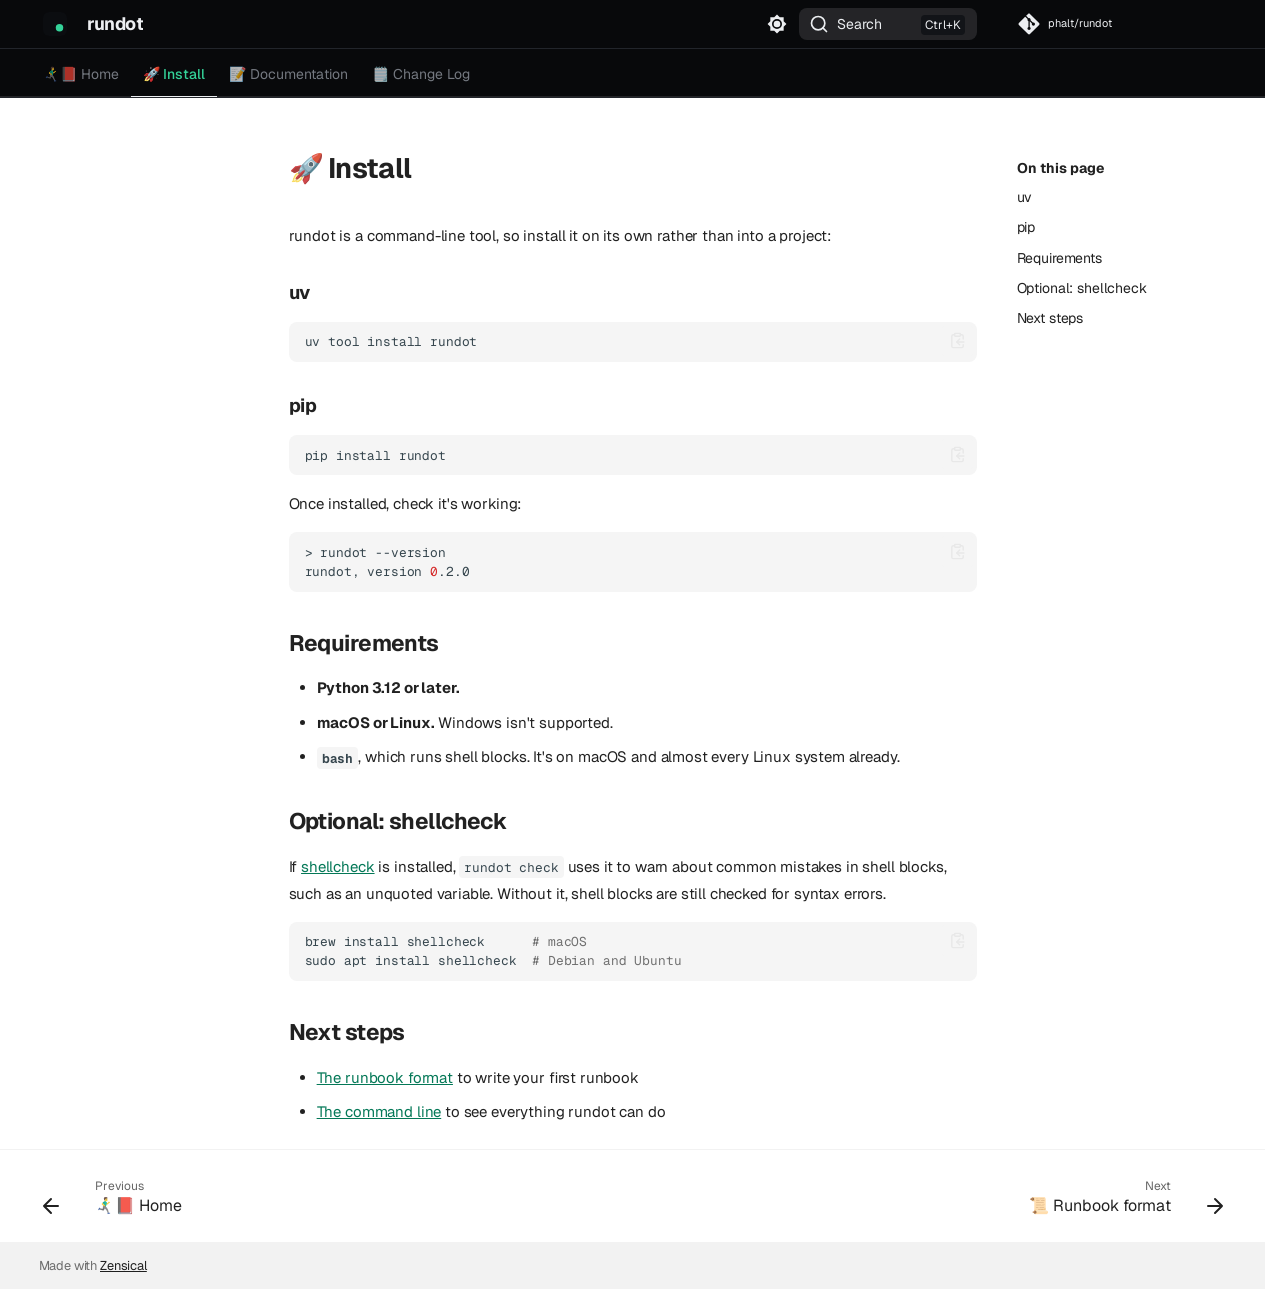
<file: install/index.html>
<!doctype html>
<html lang="en" class="no-js">
  <head>
    
      <meta charset="utf-8">
      <meta name="viewport" content="width=device-width,initial-scale=1">
      
      
      
        <link rel="canonical" href="https://docs.rundot.dev/install/">
      
      
      
        <link rel="prev" href="./..">
      
      
        <link rel="next" href="../runbook-format/">
      
      
        
      
      
      <link rel="icon" href="../assets/favicon.svg">
      <meta name="generator" content="zensical-0.1.0">
    
    
      
        <title>🚀 Install - rundot</title>
      
    
    
      
        
      
      <link rel="stylesheet" href="../assets/stylesheets/modern/main.4ab2de0c.min.css">
      
        
          
        
        <link rel="stylesheet" href="../assets/stylesheets/modern/palette.b60ce83d.min.css">
      
      


    
    
      
    
    
      
        
        
        <link rel="preconnect" href="https://fonts.gstatic.com" crossorigin>
        <link rel="stylesheet" href="https://fonts.googleapis.com/css?family=Geist:300,300i,400,400i,500,500i,700,700i%7CGeist+Mono:400,400i,700,700i&amp;display=fallback">
        <style>:root{--md-text-font:"Geist";--md-code-font:"Geist Mono"}</style>
      
    
    
      <link rel="stylesheet" href="../stylesheets/extra.css">
    
    <script>__md_scope=new URL("..",location),__md_scope.pathname.endsWith("/")||(__md_scope=new URL(__md_scope.pathname+"/",location)),__md_hash=e=>[...e].reduce(((e,t)=>(e<<5)-e+t.charCodeAt(0)),0),__md_get=(e,t=localStorage,_=__md_scope)=>JSON.parse(t.getItem(_.pathname+"."+e)),__md_set=(e,t,_=localStorage,a=__md_scope)=>{try{_.setItem(a.pathname+"."+e,JSON.stringify(t))}catch(e){}},document.documentElement.setAttribute("data-platform",navigator.platform)</script>
    
      

    
    
  </head>
  
  
    
    
      
    
    
    
    
    <body dir="ltr" data-md-color-scheme="default" data-md-color-primary="custom" data-md-color-accent="custom">
  
    
    <input class="md-toggle" data-md-toggle="drawer" type="checkbox" id="__drawer" autocomplete="off">
    <input class="md-toggle" data-md-toggle="search" type="checkbox" id="__search" autocomplete="off">
    <label class="md-overlay" for="__drawer" aria-hidden="true"></label>
    <div data-md-component="skip">
      <a href="#__skip" class="md-skip">
        Skip to content
      </a>
    </div>
    <div data-md-component="announce">
      
    </div>
    
    
      

<header class="md-header" data-md-component="header">
  <nav class="md-header__inner md-grid" aria-label="Header">
    <a href="./.." title="rundot" class="md-header__button md-logo" aria-label="rundot" data-md-component="logo">
      
  <img src="../assets/favicon.svg" alt="rundot">

    </a>
    <label class="md-header__button md-icon" for="__drawer">
      
      <svg xmlns="http://www.w3.org/2000/svg" fill="none" stroke="currentColor" stroke-linecap="round" stroke-linejoin="round" stroke-width="2" class="lucide lucide-menu" viewBox="0 0 24 24"><path d="M4 5h16M4 12h16M4 19h16"/></svg>
      <span class="md-visually-hidden">Navigation</span>
    </label>
    <div class="md-header__title" data-md-component="header-title">
      <div class="md-header__ellipsis">
        <div class="md-header__topic">
          <span class="md-ellipsis">
            rundot
          </span>
        </div>
        <div class="md-header__topic" data-md-component="header-topic">
          <span class="md-ellipsis">
            
              🚀 Install
            
          </span>
        </div>
      </div>
    </div>
    
      
        <form class="md-header__option" data-md-component="palette">
  
    
    
    
    <input class="md-option" data-md-color-media="(prefers-color-scheme: light)" data-md-color-scheme="default" data-md-color-primary="custom" data-md-color-accent="custom"  aria-label="Switch to dark mode"  type="radio" name="__palette" id="__palette_0">
    
      <label class="md-header__button md-icon" title="Switch to dark mode" for="__palette_1" hidden>
        <svg xmlns="http://www.w3.org/2000/svg" viewBox="0 0 24 24"><path d="M12 8a4 4 0 0 0-4 4 4 4 0 0 0 4 4 4 4 0 0 0 4-4 4 4 0 0 0-4-4m0 10a6 6 0 0 1-6-6 6 6 0 0 1 6-6 6 6 0 0 1 6 6 6 6 0 0 1-6 6m8-9.31V4h-4.69L12 .69 8.69 4H4v4.69L.69 12 4 15.31V20h4.69L12 23.31 15.31 20H20v-4.69L23.31 12z"/></svg>
      </label>
    
  
    
    
    
    <input class="md-option" data-md-color-media="(prefers-color-scheme: dark)" data-md-color-scheme="slate" data-md-color-primary="custom" data-md-color-accent="custom"  aria-label="Switch to light mode"  type="radio" name="__palette" id="__palette_1">
    
      <label class="md-header__button md-icon" title="Switch to light mode" for="__palette_0" hidden>
        <svg xmlns="http://www.w3.org/2000/svg" viewBox="0 0 24 24"><path d="M12 18c-.89 0-1.74-.2-2.5-.55C11.56 16.5 13 14.42 13 12s-1.44-4.5-3.5-5.45C10.26 6.2 11.11 6 12 6a6 6 0 0 1 6 6 6 6 0 0 1-6 6m8-9.31V4h-4.69L12 .69 8.69 4H4v4.69L.69 12 4 15.31V20h4.69L12 23.31 15.31 20H20v-4.69L23.31 12z"/></svg>
      </label>
    
  
</form>
      
    
    
      <script>var palette=__md_get("__palette");if(palette&&palette.color){if("(prefers-color-scheme)"===palette.color.media){var media=matchMedia("(prefers-color-scheme: light)"),input=document.querySelector(media.matches?"[data-md-color-media='(prefers-color-scheme: light)']":"[data-md-color-media='(prefers-color-scheme: dark)']");palette.color.media=input.getAttribute("data-md-color-media"),palette.color.scheme=input.getAttribute("data-md-color-scheme"),palette.color.primary=input.getAttribute("data-md-color-primary"),palette.color.accent=input.getAttribute("data-md-color-accent")}for(var[key,value]of Object.entries(palette.color))document.body.setAttribute("data-md-color-"+key,value)}</script>
    
    
    
      
      
        <label class="md-header__button md-icon" for="__search">
          
          <svg xmlns="http://www.w3.org/2000/svg" fill="none" stroke="currentColor" stroke-linecap="round" stroke-linejoin="round" stroke-width="2" class="lucide lucide-search" viewBox="0 0 24 24"><path d="m21 21-4.34-4.34"/><circle cx="11" cy="11" r="8"/></svg>
          <span class="md-visually-hidden">Search</span>
        </label>
        <div class="md-search" data-md-component="search" role="dialog" aria-label="Search">
  <button type="button" class="md-search__button">
    Search
  </button>
</div>
      
    
    <div class="md-header__source">
      
        <a href="https://github.com/phalt/rundot" title="Go to repository" class="md-source" data-md-component="source">
  <div class="md-source__icon md-icon">
    
    <svg xmlns="http://www.w3.org/2000/svg" viewBox="0 0 448 512"><!--! Font Awesome Free 7.3.1 by @fontawesome - https://fontawesome.com License - https://fontawesome.com/license/free (Icons: CC BY 4.0, Fonts: SIL OFL 1.1, Code: MIT License) Copyright 2026 Fonticons, Inc.--><path fill="currentColor" d="M439.6 236.1 244 40.5c-5.4-5.5-12.8-8.5-20.4-8.5s-15 3-20.4 8.4L162.5 81l51.5 51.5c27.1-9.1 52.7 16.8 43.4 43.7l49.7 49.7c34.2-11.8 61.2 31 35.5 56.7-26.5 26.5-70.2-2.9-56-37.3L240.3 199v121.9c25.3 12.5 22.3 41.8 9.1 55-6.4 6.4-15.2 10.1-24.3 10.1s-17.8-3.6-24.3-10.1c-17.6-17.6-11.1-46.9 11.2-56v-123c-20.8-8.5-24.6-30.7-18.6-45L142.6 101 8.5 235.1C3 240.6 0 247.9 0 255.5s3 15 8.5 20.4l195.6 195.7c5.4 5.4 12.7 8.4 20.4 8.4s15-3 20.4-8.4l194.7-194.7c5.4-5.4 8.4-12.8 8.4-20.4s-3-15-8.4-20.4"/></svg>
  </div>
  <div class="md-source__repository">
    phalt/rundot
  </div>
</a>
      
    </div>
  </nav>
  
</header>
    
    <div class="md-container" data-md-component="container">
      
      
        
          
            
<nav class="md-tabs" aria-label="Tabs" data-md-component="tabs">
  <div class="md-grid">
    <ul class="md-tabs__list">
      
        
  
  
  
  
    <li class="md-tabs__item">
      <a href="./.." class="md-tabs__link">
        
  
  🏃‍♂️‍➡️📕 Home

      </a>
    </li>
  

      
        
  
  
  
    
  
  
    <li class="md-tabs__item md-tabs__item--active">
      <a href="././" class="md-tabs__link">
        
  
  🚀 Install

      </a>
    </li>
  

      
        
  
  
  
  
    
      
    
    
    
      <li class="md-tabs__item">
        <a href="../runbook-format/" class="md-tabs__link">
          
  
  📝 Documentation

        </a>
      </li>
    
  

      
        
  
  
  
  
    <li class="md-tabs__item">
      <a href="../CHANGELOG/" class="md-tabs__link">
        
  
  🗒️ Change Log

      </a>
    </li>
  

      
    </ul>
  </div>
</nav>
          
        
      
      <main class="md-main" data-md-component="main">
        <div class="md-main__inner md-grid">
          
            
              
              <div class="md-sidebar md-sidebar--primary" data-md-component="sidebar" data-md-type="navigation" >
                <div class="md-sidebar__scrollwrap">
                  <div class="md-sidebar__inner">
                    


  


<nav class="md-nav md-nav--primary md-nav--lifted" aria-label="Navigation" data-md-level="0">
  <label class="md-nav__title" for="__drawer">
    <a href="./.." title="rundot" class="md-nav__button md-logo" aria-label="rundot" data-md-component="logo">
      
  <img src="../assets/favicon.svg" alt="rundot">

    </a>
    rundot
  </label>
  
    <div class="md-nav__source">
      <a href="https://github.com/phalt/rundot" title="Go to repository" class="md-source" data-md-component="source">
  <div class="md-source__icon md-icon">
    
    <svg xmlns="http://www.w3.org/2000/svg" viewBox="0 0 448 512"><!--! Font Awesome Free 7.3.1 by @fontawesome - https://fontawesome.com License - https://fontawesome.com/license/free (Icons: CC BY 4.0, Fonts: SIL OFL 1.1, Code: MIT License) Copyright 2026 Fonticons, Inc.--><path fill="currentColor" d="M439.6 236.1 244 40.5c-5.4-5.5-12.8-8.5-20.4-8.5s-15 3-20.4 8.4L162.5 81l51.5 51.5c27.1-9.1 52.7 16.8 43.4 43.7l49.7 49.7c34.2-11.8 61.2 31 35.5 56.7-26.5 26.5-70.2-2.9-56-37.3L240.3 199v121.9c25.3 12.5 22.3 41.8 9.1 55-6.4 6.4-15.2 10.1-24.3 10.1s-17.8-3.6-24.3-10.1c-17.6-17.6-11.1-46.9 11.2-56v-123c-20.8-8.5-24.6-30.7-18.6-45L142.6 101 8.5 235.1C3 240.6 0 247.9 0 255.5s3 15 8.5 20.4l195.6 195.7c5.4 5.4 12.7 8.4 20.4 8.4s15-3 20.4-8.4l194.7-194.7c5.4-5.4 8.4-12.8 8.4-20.4s-3-15-8.4-20.4"/></svg>
  </div>
  <div class="md-source__repository">
    phalt/rundot
  </div>
</a>
    </div>
  
  <ul class="md-nav__list" data-md-scrollfix>
    
      
      
  
  
  
  
    <li class="md-nav__item">
      <a href="./.." class="md-nav__link">
        
  
  
  <span class="md-ellipsis">
    
  
  🏃‍♂️‍➡️📕 Home

    
  </span>
  
  

      </a>
    </li>
  

    
      
      
  
  
    
  
  
  
    <li class="md-nav__item md-nav__item--active">
      
      
      
      
        
      
      
        <label class="md-nav__link md-nav__link--active" for="__toc">
          
  
  
  <span class="md-ellipsis">
    
  
  🚀 Install

    
  </span>
  
  

          <span class="md-nav__icon md-icon"></span>
        </label>
      
      <a href="././" class="md-nav__link md-nav__link--active">
        
  
  
  <span class="md-ellipsis">
    
  
  🚀 Install

    
  </span>
  
  

      </a>
      
        


<nav class="md-nav md-nav--secondary" aria-label="On this page">
  
  
  
    
  
  
    <label class="md-nav__title" for="__toc">
      <span class="md-nav__icon md-icon"></span>
      On this page
    </label>
    <ul class="md-nav__list" data-md-component="toc" data-md-scrollfix>
      
        <li class="md-nav__item">
  <a href="#uv" class="md-nav__link">
    <span class="md-ellipsis">
      <span class="md-typeset">
        uv
      </span>
    </span>
  </a>
  
</li>
      
        <li class="md-nav__item">
  <a href="#pip" class="md-nav__link">
    <span class="md-ellipsis">
      <span class="md-typeset">
        pip
      </span>
    </span>
  </a>
  
</li>
      
        <li class="md-nav__item">
  <a href="#requirements" class="md-nav__link">
    <span class="md-ellipsis">
      <span class="md-typeset">
        Requirements
      </span>
    </span>
  </a>
  
</li>
      
        <li class="md-nav__item">
  <a href="#optional-shellcheck" class="md-nav__link">
    <span class="md-ellipsis">
      <span class="md-typeset">
        Optional: shellcheck
      </span>
    </span>
  </a>
  
</li>
      
        <li class="md-nav__item">
  <a href="#next-steps" class="md-nav__link">
    <span class="md-ellipsis">
      <span class="md-typeset">
        Next steps
      </span>
    </span>
  </a>
  
</li>
      
    </ul>
  
</nav>
      
    </li>
  

    
      
      
  
  
  
  
    
    
    
    
      
      
    
    
    <li class="md-nav__item md-nav__item--nested">
      
        
        
        <input class="md-nav__toggle md-toggle " type="checkbox" id="__nav_3" >
        
          
          <label class="md-nav__link" for="__nav_3" id="__nav_3_label" tabindex="0">
            
  
  
  <span class="md-ellipsis">
    
  
  📝 Documentation

    
  </span>
  
  

            <span class="md-nav__icon md-icon"></span>
          </label>
        
        
          <nav class="md-nav" data-md-level="1" aria-labelledby="__nav_3_label" aria-expanded="false">
            <label class="md-nav__title" for="__nav_3">
              <span class="md-nav__icon md-icon"></span>
              
  
  📝 Documentation

            </label>
            <ul class="md-nav__list" data-md-scrollfix>
              
                
                  
  
  
  
  
    <li class="md-nav__item">
      <a href="../runbook-format/" class="md-nav__link">
        
  
  
  <span class="md-ellipsis">
    
  
  📜 Runbook format

    
  </span>
  
  

      </a>
    </li>
  

                
              
                
                  
  
  
  
  
    <li class="md-nav__item">
      <a href="../cli/" class="md-nav__link">
        
  
  
  <span class="md-ellipsis">
    
  
  📟 Command line

    
  </span>
  
  

      </a>
    </li>
  

                
              
                
                  
  
  
  
  
    <li class="md-nav__item">
      <a href="../library/" class="md-nav__link">
        
  
  
  <span class="md-ellipsis">
    
  
  📚 Your runbook library

    
  </span>
  
  

      </a>
    </li>
  

                
              
                
                  
  
  
  
  
    <li class="md-nav__item">
      <a href="../backends/" class="md-nav__link">
        
  
  
  <span class="md-ellipsis">
    
  
  🔌 Backends

    
  </span>
  
  

      </a>
    </li>
  

                
              
            </ul>
          </nav>
        
      
    </li>
  

    
      
      
  
  
  
  
    <li class="md-nav__item">
      <a href="../CHANGELOG/" class="md-nav__link">
        
  
  
  <span class="md-ellipsis">
    
  
  🗒️ Change Log

    
  </span>
  
  

      </a>
    </li>
  

    
  </ul>
</nav>
                  </div>
                </div>
              </div>
            
            
              
              <div class="md-sidebar md-sidebar--secondary" data-md-component="sidebar" data-md-type="toc" >
                <div class="md-sidebar__scrollwrap">
                  
                    
                    
                    
                      
                    
                    
                      <input class="md-nav__toggle md-toggle" type="checkbox" id="__toc">
                      <div class="md-sidebar-button__wrapper">
                        <label class="md-sidebar-button" for="__toc"></label>
                      </div>
                    
                  
                  <div class="md-sidebar__inner">
                    


<nav class="md-nav md-nav--secondary" aria-label="On this page">
  
  
  
    
  
  
    <label class="md-nav__title" for="__toc">
      <span class="md-nav__icon md-icon"></span>
      On this page
    </label>
    <ul class="md-nav__list" data-md-component="toc" data-md-scrollfix>
      
        <li class="md-nav__item">
  <a href="#uv" class="md-nav__link">
    <span class="md-ellipsis">
      <span class="md-typeset">
        uv
      </span>
    </span>
  </a>
  
</li>
      
        <li class="md-nav__item">
  <a href="#pip" class="md-nav__link">
    <span class="md-ellipsis">
      <span class="md-typeset">
        pip
      </span>
    </span>
  </a>
  
</li>
      
        <li class="md-nav__item">
  <a href="#requirements" class="md-nav__link">
    <span class="md-ellipsis">
      <span class="md-typeset">
        Requirements
      </span>
    </span>
  </a>
  
</li>
      
        <li class="md-nav__item">
  <a href="#optional-shellcheck" class="md-nav__link">
    <span class="md-ellipsis">
      <span class="md-typeset">
        Optional: shellcheck
      </span>
    </span>
  </a>
  
</li>
      
        <li class="md-nav__item">
  <a href="#next-steps" class="md-nav__link">
    <span class="md-ellipsis">
      <span class="md-typeset">
        Next steps
      </span>
    </span>
  </a>
  
</li>
      
    </ul>
  
</nav>
                  </div>
                </div>
              </div>
            
          
          
            <div class="md-content" data-md-component="content">
              
              <article class="md-content__inner md-typeset">
                <a id="__skip" tabindex="-1"></a>
                
                  

  
  


<h1 id="install">🚀 Install</h1>
<p>rundot is a command-line tool, so install it on its own rather than into a project:</p>
<h3 id="uv">uv</h3>
<div class="highlight"><pre><span></span><code>uv<span class="w"> </span>tool<span class="w"> </span>install<span class="w"> </span>rundot
</code></pre></div>
<h3 id="pip">pip</h3>
<div class="highlight"><pre><span></span><code>pip<span class="w"> </span>install<span class="w"> </span>rundot
</code></pre></div>
<p>Once installed, check it's working:</p>
<div class="highlight"><pre><span></span><code>&gt;<span class="w"> </span>rundot<span class="w"> </span>--version
rundot,<span class="w"> </span>version<span class="w"> </span><span class="m">0</span>.2.0
</code></pre></div>
<h2 id="requirements">Requirements</h2>
<ul>
<li><strong>Python 3.12 or later.</strong></li>
<li><strong>macOS or Linux.</strong> Windows isn't supported.</li>
<li><strong><code>bash</code></strong>, which runs shell blocks. It's on macOS and almost every Linux system already.</li>
</ul>
<h2 id="optional-shellcheck">Optional: shellcheck</h2>
<p>If <a href="https://www.shellcheck.net/">shellcheck</a> is installed, <code>rundot check</code> uses it to warn about common mistakes in shell blocks, such as an unquoted variable. Without it, shell blocks are still checked for syntax errors.</p>
<div class="highlight"><pre><span></span><code>brew<span class="w"> </span>install<span class="w"> </span>shellcheck<span class="w">      </span><span class="c1"># macOS</span>
sudo<span class="w"> </span>apt<span class="w"> </span>install<span class="w"> </span>shellcheck<span class="w">  </span><span class="c1"># Debian and Ubuntu</span>
</code></pre></div>
<h2 id="next-steps">Next steps</h2>
<ul>
<li><a href="../runbook-format/">The runbook format</a> to write your first runbook</li>
<li><a href="../cli/">The command line</a> to see everything rundot can do</li>
</ul>














                
              </article>
            </div>
          
          
<script>var target=document.getElementById(location.hash.slice(1));target&&target.name&&(target.checked=target.name.startsWith("__tabbed_"))</script>
        </div>
        
      </main>
      
        <footer class="md-footer">
  
    
      
      <nav class="md-footer__inner md-grid" aria-label="Footer" >
        
          
          <a href="./.." class="md-footer__link md-footer__link--prev" aria-label="Previous: 🏃‍♂️‍➡️📕 Home">
            <div class="md-footer__button md-icon">
              
              <svg xmlns="http://www.w3.org/2000/svg" fill="none" stroke="currentColor" stroke-linecap="round" stroke-linejoin="round" stroke-width="2" class="lucide lucide-arrow-left" viewBox="0 0 24 24"><path d="m12 19-7-7 7-7M19 12H5"/></svg>
            </div>
            <div class="md-footer__title">
              <span class="md-footer__direction">
                Previous
              </span>
              <div class="md-ellipsis">
                🏃‍♂️‍➡️📕 Home
              </div>
            </div>
          </a>
        
        
          
          <a href="../runbook-format/" class="md-footer__link md-footer__link--next" aria-label="Next: 📜 Runbook format">
            <div class="md-footer__title">
              <span class="md-footer__direction">
                Next
              </span>
              <div class="md-ellipsis">
                📜 Runbook format
              </div>
            </div>
            <div class="md-footer__button md-icon">
              
              <svg xmlns="http://www.w3.org/2000/svg" fill="none" stroke="currentColor" stroke-linecap="round" stroke-linejoin="round" stroke-width="2" class="lucide lucide-arrow-right" viewBox="0 0 24 24"><path d="M5 12h14M12 5l7 7-7 7"/></svg>
            </div>
          </a>
        
      </nav>
    
  
  <div class="md-footer-meta md-typeset">
    <div class="md-footer-meta__inner md-grid">
      <div class="md-copyright">
  
  
    Made with
    <a href="https://zensical.org/" target="_blank" rel="noopener">
      Zensical
    </a>
  
</div>
      
    </div>
  </div>
</footer>
      
    </div>
    <div class="md-dialog" data-md-component="dialog" role="status" aria-atomic="true">
      <div class="md-dialog__inner md-typeset"></div>
    </div>
    
    
    
      
      
      
      
        
        
      <script id="__config" type="application/json">{"annotate":null,"base":"..","features":["navigation.tabs","content.code.copy","search.suggest","search.highlight","navigation.footer"],"redirect":null,"search":"../assets/javascripts/workers/search.719e0d91.min.js","tags":null,"translations":{"clipboard.copied":"Copied to clipboard","clipboard.copy":"Copy to clipboard","clipboard.error":"Could not copy to clipboard","search.result.more.one":"1 more on this page","search.result.more.other":"# more on this page","search.result.none":"No matching documents","search.result.one":"1 matching document","search.result.other":"# matching documents","search.result.placeholder":"Type to start searching","search.result.term.missing":"Missing","select.version":"Select version"},"version":null}</script>
    
    
      <script src="../assets/javascripts/bundle.d31f0ffa.min.js"></script>
      
    
  </body>
</html>
</file>
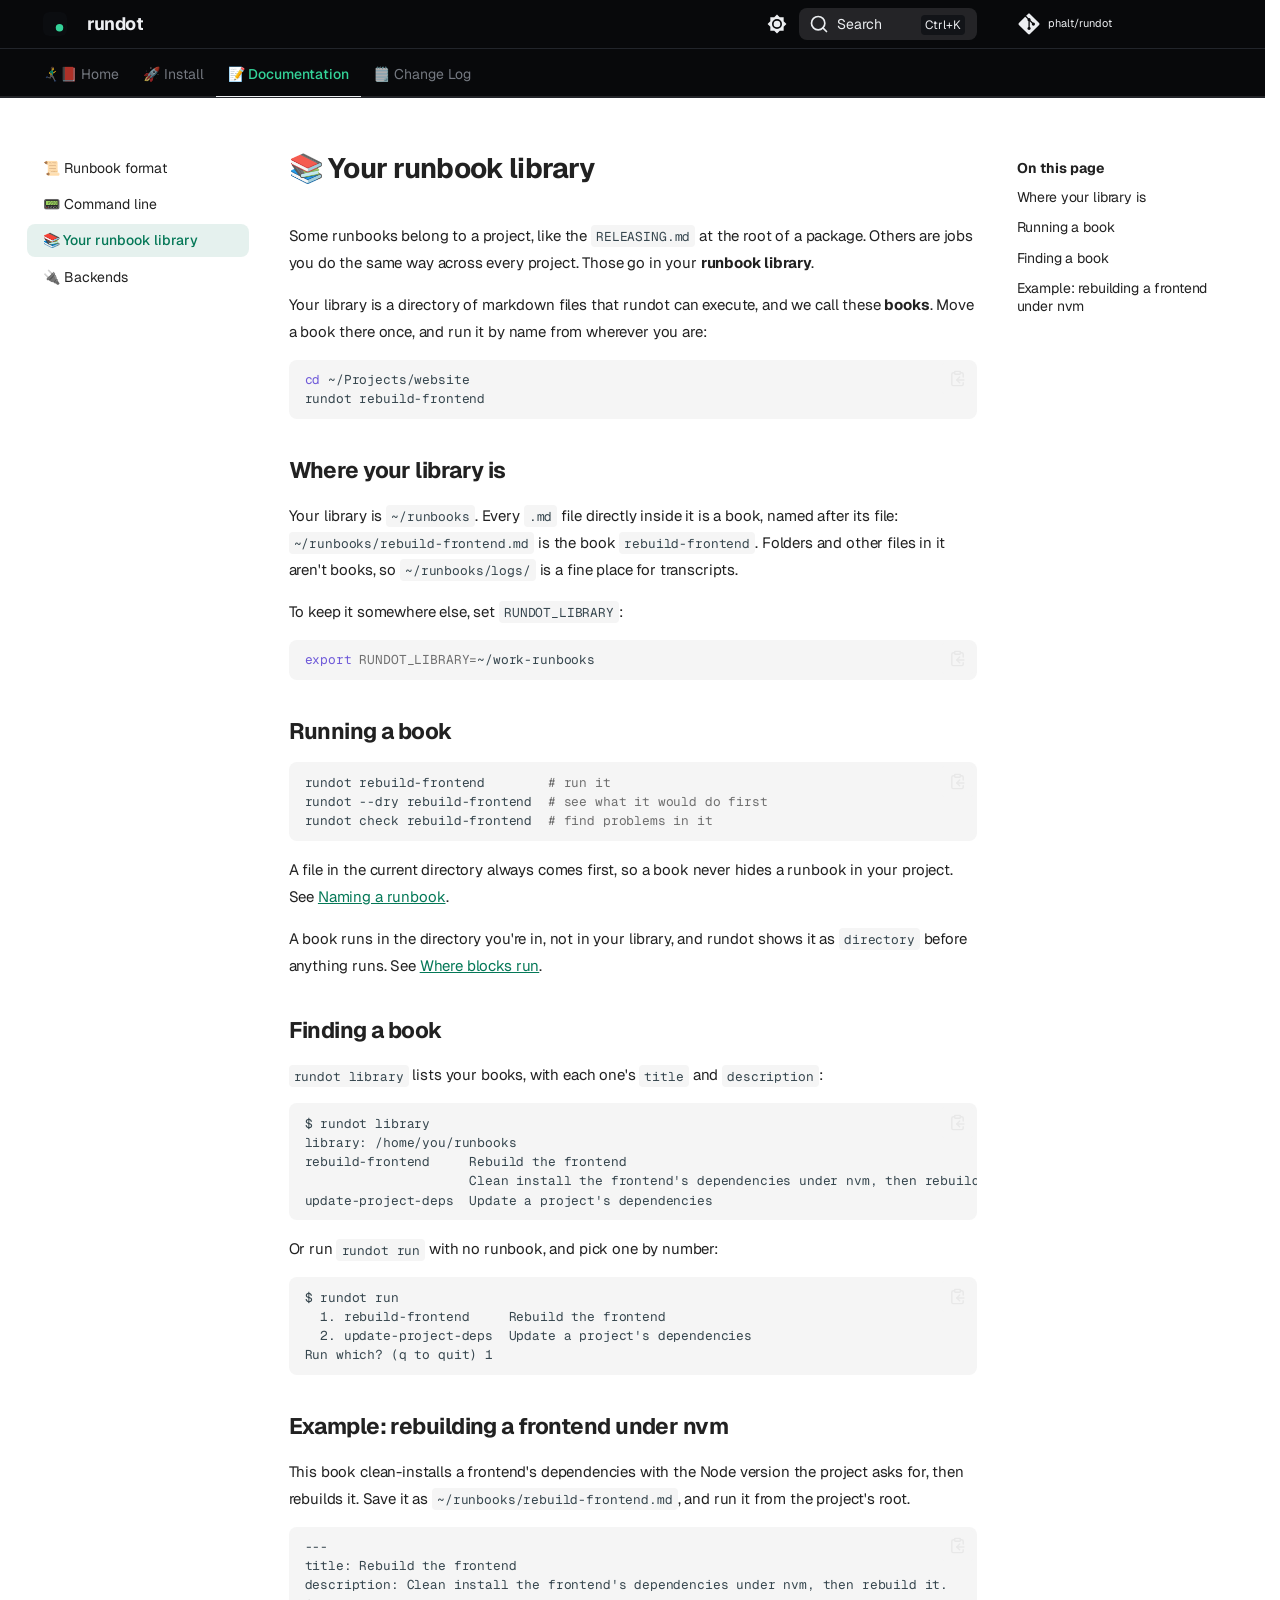
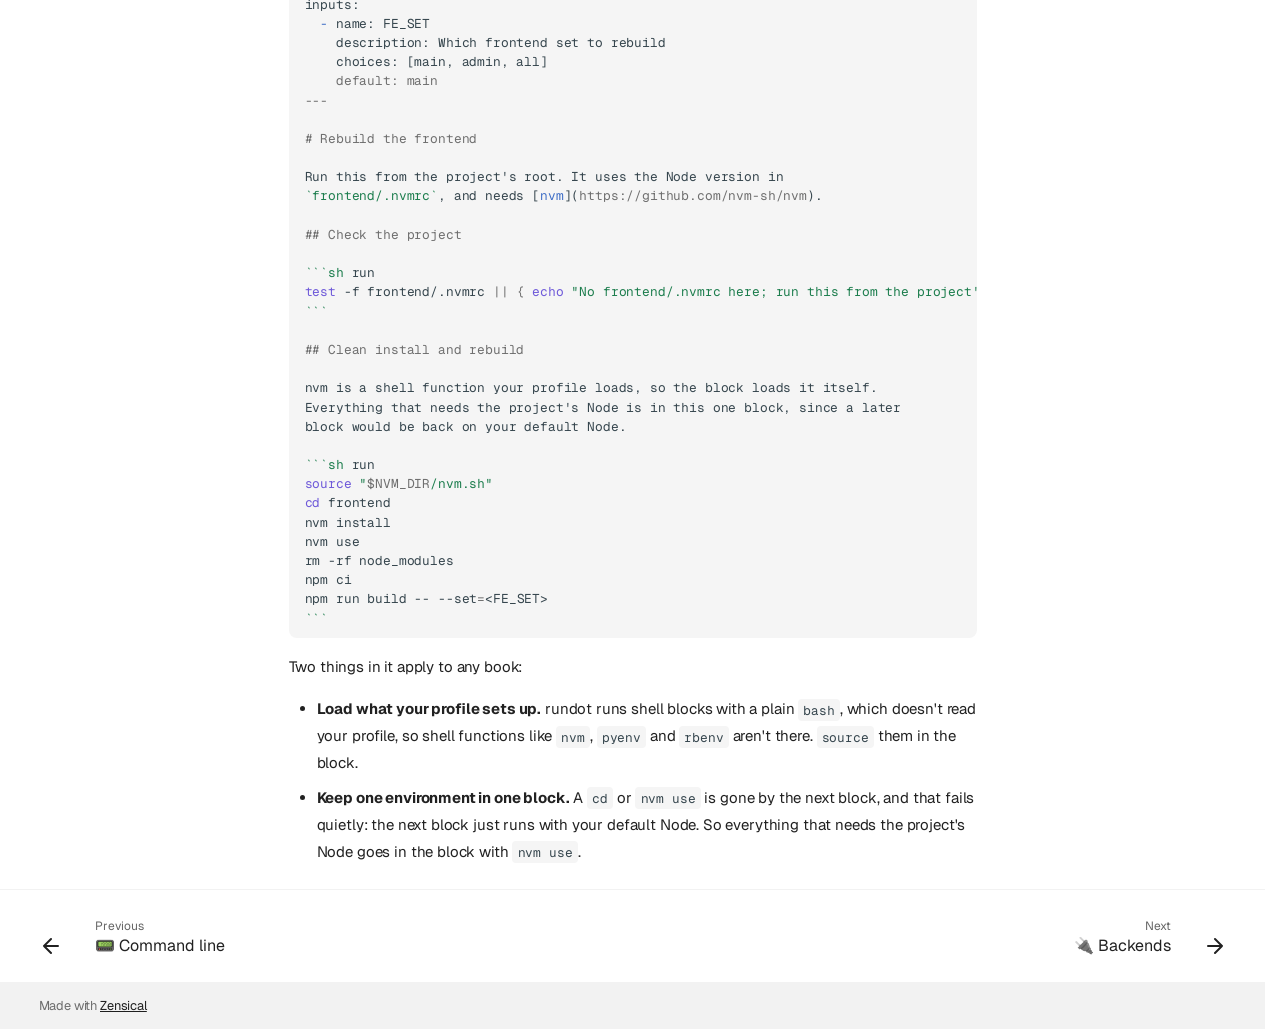
<file: library/index.html>
<!doctype html>
<html lang="en" class="no-js">
  <head>
    
      <meta charset="utf-8">
      <meta name="viewport" content="width=device-width,initial-scale=1">
      
      
      
        <link rel="canonical" href="https://docs.rundot.dev/library/">
      
      
      
        <link rel="prev" href="../cli/">
      
      
        <link rel="next" href="../backends/">
      
      
        
      
      
      <link rel="icon" href="../assets/favicon.svg">
      <meta name="generator" content="zensical-0.1.0">
    
    
      
        <title>📚 Your runbook library - rundot</title>
      
    
    
      
        
      
      <link rel="stylesheet" href="../assets/stylesheets/modern/main.4ab2de0c.min.css">
      
        
          
        
        <link rel="stylesheet" href="../assets/stylesheets/modern/palette.b60ce83d.min.css">
      
      


    
    
      
    
    
      
        
        
        <link rel="preconnect" href="https://fonts.gstatic.com" crossorigin>
        <link rel="stylesheet" href="https://fonts.googleapis.com/css?family=Geist:300,300i,400,400i,500,500i,700,700i%7CGeist+Mono:400,400i,700,700i&amp;display=fallback">
        <style>:root{--md-text-font:"Geist";--md-code-font:"Geist Mono"}</style>
      
    
    
      <link rel="stylesheet" href="../stylesheets/extra.css">
    
    <script>__md_scope=new URL("..",location),__md_scope.pathname.endsWith("/")||(__md_scope=new URL(__md_scope.pathname+"/",location)),__md_hash=e=>[...e].reduce(((e,t)=>(e<<5)-e+t.charCodeAt(0)),0),__md_get=(e,t=localStorage,_=__md_scope)=>JSON.parse(t.getItem(_.pathname+"."+e)),__md_set=(e,t,_=localStorage,a=__md_scope)=>{try{_.setItem(a.pathname+"."+e,JSON.stringify(t))}catch(e){}},document.documentElement.setAttribute("data-platform",navigator.platform)</script>
    
      

    
    
  </head>
  
  
    
    
      
    
    
    
    
    <body dir="ltr" data-md-color-scheme="default" data-md-color-primary="custom" data-md-color-accent="custom">
  
    
    <input class="md-toggle" data-md-toggle="drawer" type="checkbox" id="__drawer" autocomplete="off">
    <input class="md-toggle" data-md-toggle="search" type="checkbox" id="__search" autocomplete="off">
    <label class="md-overlay" for="__drawer" aria-hidden="true"></label>
    <div data-md-component="skip">
      <a href="#__skip" class="md-skip">
        Skip to content
      </a>
    </div>
    <div data-md-component="announce">
      
    </div>
    
    
      

<header class="md-header" data-md-component="header">
  <nav class="md-header__inner md-grid" aria-label="Header">
    <a href="./.." title="rundot" class="md-header__button md-logo" aria-label="rundot" data-md-component="logo">
      
  <img src="../assets/favicon.svg" alt="rundot">

    </a>
    <label class="md-header__button md-icon" for="__drawer">
      
      <svg xmlns="http://www.w3.org/2000/svg" fill="none" stroke="currentColor" stroke-linecap="round" stroke-linejoin="round" stroke-width="2" class="lucide lucide-menu" viewBox="0 0 24 24"><path d="M4 5h16M4 12h16M4 19h16"/></svg>
      <span class="md-visually-hidden">Navigation</span>
    </label>
    <div class="md-header__title" data-md-component="header-title">
      <div class="md-header__ellipsis">
        <div class="md-header__topic">
          <span class="md-ellipsis">
            rundot
          </span>
        </div>
        <div class="md-header__topic" data-md-component="header-topic">
          <span class="md-ellipsis">
            
              📚 Your runbook library
            
          </span>
        </div>
      </div>
    </div>
    
      
        <form class="md-header__option" data-md-component="palette">
  
    
    
    
    <input class="md-option" data-md-color-media="(prefers-color-scheme: light)" data-md-color-scheme="default" data-md-color-primary="custom" data-md-color-accent="custom"  aria-label="Switch to dark mode"  type="radio" name="__palette" id="__palette_0">
    
      <label class="md-header__button md-icon" title="Switch to dark mode" for="__palette_1" hidden>
        <svg xmlns="http://www.w3.org/2000/svg" viewBox="0 0 24 24"><path d="M12 8a4 4 0 0 0-4 4 4 4 0 0 0 4 4 4 4 0 0 0 4-4 4 4 0 0 0-4-4m0 10a6 6 0 0 1-6-6 6 6 0 0 1 6-6 6 6 0 0 1 6 6 6 6 0 0 1-6 6m8-9.31V4h-4.69L12 .69 8.69 4H4v4.69L.69 12 4 15.31V20h4.69L12 23.31 15.31 20H20v-4.69L23.31 12z"/></svg>
      </label>
    
  
    
    
    
    <input class="md-option" data-md-color-media="(prefers-color-scheme: dark)" data-md-color-scheme="slate" data-md-color-primary="custom" data-md-color-accent="custom"  aria-label="Switch to light mode"  type="radio" name="__palette" id="__palette_1">
    
      <label class="md-header__button md-icon" title="Switch to light mode" for="__palette_0" hidden>
        <svg xmlns="http://www.w3.org/2000/svg" viewBox="0 0 24 24"><path d="M12 18c-.89 0-1.74-.2-2.5-.55C11.56 16.5 13 14.42 13 12s-1.44-4.5-3.5-5.45C10.26 6.2 11.11 6 12 6a6 6 0 0 1 6 6 6 6 0 0 1-6 6m8-9.31V4h-4.69L12 .69 8.69 4H4v4.69L.69 12 4 15.31V20h4.69L12 23.31 15.31 20H20v-4.69L23.31 12z"/></svg>
      </label>
    
  
</form>
      
    
    
      <script>var palette=__md_get("__palette");if(palette&&palette.color){if("(prefers-color-scheme)"===palette.color.media){var media=matchMedia("(prefers-color-scheme: light)"),input=document.querySelector(media.matches?"[data-md-color-media='(prefers-color-scheme: light)']":"[data-md-color-media='(prefers-color-scheme: dark)']");palette.color.media=input.getAttribute("data-md-color-media"),palette.color.scheme=input.getAttribute("data-md-color-scheme"),palette.color.primary=input.getAttribute("data-md-color-primary"),palette.color.accent=input.getAttribute("data-md-color-accent")}for(var[key,value]of Object.entries(palette.color))document.body.setAttribute("data-md-color-"+key,value)}</script>
    
    
    
      
      
        <label class="md-header__button md-icon" for="__search">
          
          <svg xmlns="http://www.w3.org/2000/svg" fill="none" stroke="currentColor" stroke-linecap="round" stroke-linejoin="round" stroke-width="2" class="lucide lucide-search" viewBox="0 0 24 24"><path d="m21 21-4.34-4.34"/><circle cx="11" cy="11" r="8"/></svg>
          <span class="md-visually-hidden">Search</span>
        </label>
        <div class="md-search" data-md-component="search" role="dialog" aria-label="Search">
  <button type="button" class="md-search__button">
    Search
  </button>
</div>
      
    
    <div class="md-header__source">
      
        <a href="https://github.com/phalt/rundot" title="Go to repository" class="md-source" data-md-component="source">
  <div class="md-source__icon md-icon">
    
    <svg xmlns="http://www.w3.org/2000/svg" viewBox="0 0 448 512"><!--! Font Awesome Free 7.3.1 by @fontawesome - https://fontawesome.com License - https://fontawesome.com/license/free (Icons: CC BY 4.0, Fonts: SIL OFL 1.1, Code: MIT License) Copyright 2026 Fonticons, Inc.--><path fill="currentColor" d="M439.6 236.1 244 40.5c-5.4-5.5-12.8-8.5-20.4-8.5s-15 3-20.4 8.4L162.5 81l51.5 51.5c27.1-9.1 52.7 16.8 43.4 43.7l49.7 49.7c34.2-11.8 61.2 31 35.5 56.7-26.5 26.5-70.2-2.9-56-37.3L240.3 199v121.9c25.3 12.5 22.3 41.8 9.1 55-6.4 6.4-15.2 10.1-24.3 10.1s-17.8-3.6-24.3-10.1c-17.6-17.6-11.1-46.9 11.2-56v-123c-20.8-8.5-24.6-30.7-18.6-45L142.6 101 8.5 235.1C3 240.6 0 247.9 0 255.5s3 15 8.5 20.4l195.6 195.7c5.4 5.4 12.7 8.4 20.4 8.4s15-3 20.4-8.4l194.7-194.7c5.4-5.4 8.4-12.8 8.4-20.4s-3-15-8.4-20.4"/></svg>
  </div>
  <div class="md-source__repository">
    phalt/rundot
  </div>
</a>
      
    </div>
  </nav>
  
</header>
    
    <div class="md-container" data-md-component="container">
      
      
        
          
            
<nav class="md-tabs" aria-label="Tabs" data-md-component="tabs">
  <div class="md-grid">
    <ul class="md-tabs__list">
      
        
  
  
  
  
    <li class="md-tabs__item">
      <a href="./.." class="md-tabs__link">
        
  
  🏃‍♂️‍➡️📕 Home

      </a>
    </li>
  

      
        
  
  
  
  
    <li class="md-tabs__item">
      <a href="../install/" class="md-tabs__link">
        
  
  🚀 Install

      </a>
    </li>
  

      
        
  
  
  
    
  
  
    
      
    
    
    
      <li class="md-tabs__item md-tabs__item--active">
        <a href="../runbook-format/" class="md-tabs__link">
          
  
  📝 Documentation

        </a>
      </li>
    
  

      
        
  
  
  
  
    <li class="md-tabs__item">
      <a href="../CHANGELOG/" class="md-tabs__link">
        
  
  🗒️ Change Log

      </a>
    </li>
  

      
    </ul>
  </div>
</nav>
          
        
      
      <main class="md-main" data-md-component="main">
        <div class="md-main__inner md-grid">
          
            
              
              <div class="md-sidebar md-sidebar--primary" data-md-component="sidebar" data-md-type="navigation" >
                <div class="md-sidebar__scrollwrap">
                  <div class="md-sidebar__inner">
                    


  


<nav class="md-nav md-nav--primary md-nav--lifted" aria-label="Navigation" data-md-level="0">
  <label class="md-nav__title" for="__drawer">
    <a href="./.." title="rundot" class="md-nav__button md-logo" aria-label="rundot" data-md-component="logo">
      
  <img src="../assets/favicon.svg" alt="rundot">

    </a>
    rundot
  </label>
  
    <div class="md-nav__source">
      <a href="https://github.com/phalt/rundot" title="Go to repository" class="md-source" data-md-component="source">
  <div class="md-source__icon md-icon">
    
    <svg xmlns="http://www.w3.org/2000/svg" viewBox="0 0 448 512"><!--! Font Awesome Free 7.3.1 by @fontawesome - https://fontawesome.com License - https://fontawesome.com/license/free (Icons: CC BY 4.0, Fonts: SIL OFL 1.1, Code: MIT License) Copyright 2026 Fonticons, Inc.--><path fill="currentColor" d="M439.6 236.1 244 40.5c-5.4-5.5-12.8-8.5-20.4-8.5s-15 3-20.4 8.4L162.5 81l51.5 51.5c27.1-9.1 52.7 16.8 43.4 43.7l49.7 49.7c34.2-11.8 61.2 31 35.5 56.7-26.5 26.5-70.2-2.9-56-37.3L240.3 199v121.9c25.3 12.5 22.3 41.8 9.1 55-6.4 6.4-15.2 10.1-24.3 10.1s-17.8-3.6-24.3-10.1c-17.6-17.6-11.1-46.9 11.2-56v-123c-20.8-8.5-24.6-30.7-18.6-45L142.6 101 8.5 235.1C3 240.6 0 247.9 0 255.5s3 15 8.5 20.4l195.6 195.7c5.4 5.4 12.7 8.4 20.4 8.4s15-3 20.4-8.4l194.7-194.7c5.4-5.4 8.4-12.8 8.4-20.4s-3-15-8.4-20.4"/></svg>
  </div>
  <div class="md-source__repository">
    phalt/rundot
  </div>
</a>
    </div>
  
  <ul class="md-nav__list" data-md-scrollfix>
    
      
      
  
  
  
  
    <li class="md-nav__item">
      <a href="./.." class="md-nav__link">
        
  
  
  <span class="md-ellipsis">
    
  
  🏃‍♂️‍➡️📕 Home

    
  </span>
  
  

      </a>
    </li>
  

    
      
      
  
  
  
  
    <li class="md-nav__item">
      <a href="../install/" class="md-nav__link">
        
  
  
  <span class="md-ellipsis">
    
  
  🚀 Install

    
  </span>
  
  

      </a>
    </li>
  

    
      
      
  
  
    
  
  
  
    
    
    
    
      
        
        
      
      
    
    
    <li class="md-nav__item md-nav__item--active md-nav__item--section md-nav__item--nested">
      
        
        
        <input class="md-nav__toggle md-toggle " type="checkbox" id="__nav_3" checked>
        
          
          <label class="md-nav__link" for="__nav_3" id="__nav_3_label" tabindex="">
            
  
  
  <span class="md-ellipsis">
    
  
  📝 Documentation

    
  </span>
  
  

            <span class="md-nav__icon md-icon"></span>
          </label>
        
        
          <nav class="md-nav" data-md-level="1" aria-labelledby="__nav_3_label" aria-expanded="true">
            <label class="md-nav__title" for="__nav_3">
              <span class="md-nav__icon md-icon"></span>
              
  
  📝 Documentation

            </label>
            <ul class="md-nav__list" data-md-scrollfix>
              
                
                  
  
  
  
  
    <li class="md-nav__item">
      <a href="../runbook-format/" class="md-nav__link">
        
  
  
  <span class="md-ellipsis">
    
  
  📜 Runbook format

    
  </span>
  
  

      </a>
    </li>
  

                
              
                
                  
  
  
  
  
    <li class="md-nav__item">
      <a href="../cli/" class="md-nav__link">
        
  
  
  <span class="md-ellipsis">
    
  
  📟 Command line

    
  </span>
  
  

      </a>
    </li>
  

                
              
                
                  
  
  
    
  
  
  
    <li class="md-nav__item md-nav__item--active">
      
      
      
      
        
      
      
        <label class="md-nav__link md-nav__link--active" for="__toc">
          
  
  
  <span class="md-ellipsis">
    
  
  📚 Your runbook library

    
  </span>
  
  

          <span class="md-nav__icon md-icon"></span>
        </label>
      
      <a href="././" class="md-nav__link md-nav__link--active">
        
  
  
  <span class="md-ellipsis">
    
  
  📚 Your runbook library

    
  </span>
  
  

      </a>
      
        


<nav class="md-nav md-nav--secondary" aria-label="On this page">
  
  
  
    
  
  
    <label class="md-nav__title" for="__toc">
      <span class="md-nav__icon md-icon"></span>
      On this page
    </label>
    <ul class="md-nav__list" data-md-component="toc" data-md-scrollfix>
      
        <li class="md-nav__item">
  <a href="#where-your-library-is" class="md-nav__link">
    <span class="md-ellipsis">
      <span class="md-typeset">
        Where your library is
      </span>
    </span>
  </a>
  
</li>
      
        <li class="md-nav__item">
  <a href="#running-a-book" class="md-nav__link">
    <span class="md-ellipsis">
      <span class="md-typeset">
        Running a book
      </span>
    </span>
  </a>
  
</li>
      
        <li class="md-nav__item">
  <a href="#finding-a-book" class="md-nav__link">
    <span class="md-ellipsis">
      <span class="md-typeset">
        Finding a book
      </span>
    </span>
  </a>
  
</li>
      
        <li class="md-nav__item">
  <a href="#example-rebuilding-a-frontend-under-nvm" class="md-nav__link">
    <span class="md-ellipsis">
      <span class="md-typeset">
        Example: rebuilding a frontend under nvm
      </span>
    </span>
  </a>
  
</li>
      
    </ul>
  
</nav>
      
    </li>
  

                
              
                
                  
  
  
  
  
    <li class="md-nav__item">
      <a href="../backends/" class="md-nav__link">
        
  
  
  <span class="md-ellipsis">
    
  
  🔌 Backends

    
  </span>
  
  

      </a>
    </li>
  

                
              
            </ul>
          </nav>
        
      
    </li>
  

    
      
      
  
  
  
  
    <li class="md-nav__item">
      <a href="../CHANGELOG/" class="md-nav__link">
        
  
  
  <span class="md-ellipsis">
    
  
  🗒️ Change Log

    
  </span>
  
  

      </a>
    </li>
  

    
  </ul>
</nav>
                  </div>
                </div>
              </div>
            
            
              
              <div class="md-sidebar md-sidebar--secondary" data-md-component="sidebar" data-md-type="toc" >
                <div class="md-sidebar__scrollwrap">
                  
                    
                    
                    
                      
                    
                    
                      <input class="md-nav__toggle md-toggle" type="checkbox" id="__toc">
                      <div class="md-sidebar-button__wrapper">
                        <label class="md-sidebar-button" for="__toc"></label>
                      </div>
                    
                  
                  <div class="md-sidebar__inner">
                    


<nav class="md-nav md-nav--secondary" aria-label="On this page">
  
  
  
    
  
  
    <label class="md-nav__title" for="__toc">
      <span class="md-nav__icon md-icon"></span>
      On this page
    </label>
    <ul class="md-nav__list" data-md-component="toc" data-md-scrollfix>
      
        <li class="md-nav__item">
  <a href="#where-your-library-is" class="md-nav__link">
    <span class="md-ellipsis">
      <span class="md-typeset">
        Where your library is
      </span>
    </span>
  </a>
  
</li>
      
        <li class="md-nav__item">
  <a href="#running-a-book" class="md-nav__link">
    <span class="md-ellipsis">
      <span class="md-typeset">
        Running a book
      </span>
    </span>
  </a>
  
</li>
      
        <li class="md-nav__item">
  <a href="#finding-a-book" class="md-nav__link">
    <span class="md-ellipsis">
      <span class="md-typeset">
        Finding a book
      </span>
    </span>
  </a>
  
</li>
      
        <li class="md-nav__item">
  <a href="#example-rebuilding-a-frontend-under-nvm" class="md-nav__link">
    <span class="md-ellipsis">
      <span class="md-typeset">
        Example: rebuilding a frontend under nvm
      </span>
    </span>
  </a>
  
</li>
      
    </ul>
  
</nav>
                  </div>
                </div>
              </div>
            
          
          
            <div class="md-content" data-md-component="content">
              
              <article class="md-content__inner md-typeset">
                <a id="__skip" tabindex="-1"></a>
                
                  

  
  


<h1 id="your-runbook-library">📚 Your runbook library</h1>
<p>Some runbooks belong to a project, like the <code>RELEASING.md</code> at the root of a package. Others are jobs you do the same way across every project. Those go in your <strong>runbook library</strong>.</p>
<p>Your library is a directory of markdown files that rundot can execute, and we call these <strong>books</strong>. Move a book there once, and run it by name from wherever you are:</p>
<div class="highlight"><pre><span></span><code><span class="nb">cd</span><span class="w"> </span>~/Projects/website
rundot<span class="w"> </span>rebuild-frontend
</code></pre></div>
<h2 id="where-your-library-is">Where your library is</h2>
<p>Your library is <code>~/runbooks</code>. Every <code>.md</code> file directly inside it is a book, named after its file: <code>~/runbooks/rebuild-frontend.md</code> is the book <code>rebuild-frontend</code>. Folders and other files in it aren't books, so <code>~/runbooks/logs/</code> is a fine place for transcripts.</p>
<p>To keep it somewhere else, set <code>RUNDOT_LIBRARY</code>:</p>
<div class="highlight"><pre><span></span><code><span class="nb">export</span><span class="w"> </span><span class="nv">RUNDOT_LIBRARY</span><span class="o">=</span>~/work-runbooks
</code></pre></div>
<h2 id="running-a-book">Running a book</h2>
<div class="highlight"><pre><span></span><code>rundot<span class="w"> </span>rebuild-frontend<span class="w">        </span><span class="c1"># run it</span>
rundot<span class="w"> </span>--dry<span class="w"> </span>rebuild-frontend<span class="w">  </span><span class="c1"># see what it would do first</span>
rundot<span class="w"> </span>check<span class="w"> </span>rebuild-frontend<span class="w">  </span><span class="c1"># find problems in it</span>
</code></pre></div>
<p>A file in the current directory always comes first, so a book never hides a runbook in your project. See <a href="../cli/#naming-a-runbook">Naming a runbook</a>.</p>
<p>A book runs in the directory you're in, not in your library, and rundot shows it as <code>directory</code> before anything runs. See <a href="../runbook-format/#where-blocks-run">Where blocks run</a>.</p>
<h2 id="finding-a-book">Finding a book</h2>
<p><code>rundot library</code> lists your books, with each one's <code>title</code> and <code>description</code>:</p>
<div class="highlight"><pre><span></span><code>$ rundot library
library: /home/you/runbooks
rebuild-frontend     Rebuild the frontend
                     Clean install the frontend's dependencies under nvm, then rebuild it.
update-project-deps  Update a project's dependencies
</code></pre></div>
<p>Or run <code>rundot run</code> with no runbook, and pick one by number:</p>
<div class="highlight"><pre><span></span><code>$ rundot run
  1. rebuild-frontend     Rebuild the frontend
  2. update-project-deps  Update a project's dependencies
Run which? (q to quit) 1
</code></pre></div>
<h2 id="example-rebuilding-a-frontend-under-nvm">Example: rebuilding a frontend under nvm</h2>
<p>This book clean-installs a frontend's dependencies with the Node version the project asks for, then rebuilds it. Save it as <code>~/runbooks/rebuild-frontend.md</code>, and run it from the project's root.</p>
<div class="highlight"><pre><span></span><code>---
title: Rebuild the frontend
description: Clean install the frontend's dependencies under nvm, then rebuild it.
inputs:
<span class="w">  </span><span class="k">-</span><span class="w"> </span>name: FE_SET
    description: Which frontend set to rebuild
    choices: [main, admin, all]
<span class="gu">    default: main</span>
<span class="gu">---</span>

<span class="gh"># Rebuild the frontend</span>

Run this from the project's root. It uses the Node version in
<span class="sb">`frontend/.nvmrc`</span>, and needs [<span class="nt">nvm</span>](<span class="na">https://github.com/nvm-sh/nvm</span>).

<span class="gu">## Check the project</span>

<span class="sb">```sh</span><span class="w"> </span>run
<span class="nb">test</span><span class="w"> </span>-f<span class="w"> </span>frontend/.nvmrc<span class="w"> </span><span class="o">||</span><span class="w"> </span><span class="o">{</span><span class="w"> </span><span class="nb">echo</span><span class="w"> </span><span class="s2">"No frontend/.nvmrc here; run this from the project's root."</span><span class="p">;</span><span class="w"> </span><span class="nb">exit</span><span class="w"> </span><span class="m">1</span><span class="p">;</span><span class="w"> </span><span class="o">}</span>
<span class="sb">```</span>

<span class="gu">## Clean install and rebuild</span>

nvm is a shell function your profile loads, so the block loads it itself.
Everything that needs the project's Node is in this one block, since a later
block would be back on your default Node.

<span class="sb">```sh</span><span class="w"> </span>run
<span class="nb">source</span><span class="w"> </span><span class="s2">"</span><span class="nv">$NVM_DIR</span><span class="s2">/nvm.sh"</span>
<span class="nb">cd</span><span class="w"> </span>frontend
nvm<span class="w"> </span>install
nvm<span class="w"> </span>use
rm<span class="w"> </span>-rf<span class="w"> </span>node_modules
npm<span class="w"> </span>ci
npm<span class="w"> </span>run<span class="w"> </span>build<span class="w"> </span>--<span class="w"> </span>--set<span class="o">=</span>&lt;FE_SET&gt;
<span class="sb">```</span>
</code></pre></div>
<p>Two things in it apply to any book:</p>
<ul>
<li><strong>Load what your profile sets up.</strong> rundot runs shell blocks with a plain <code>bash</code>, which doesn't read your profile, so shell functions like <code>nvm</code>, <code>pyenv</code> and <code>rbenv</code> aren't there. <code>source</code> them in the block.</li>
<li><strong>Keep one environment in one block.</strong> A <code>cd</code> or <code>nvm use</code> is gone by the next block, and that fails quietly: the next block just runs with your default Node. So everything that needs the project's Node goes in the block with <code>nvm use</code>.</li>
</ul>














                
              </article>
            </div>
          
          
<script>var target=document.getElementById(location.hash.slice(1));target&&target.name&&(target.checked=target.name.startsWith("__tabbed_"))</script>
        </div>
        
      </main>
      
        <footer class="md-footer">
  
    
      
      <nav class="md-footer__inner md-grid" aria-label="Footer" >
        
          
          <a href="../cli/" class="md-footer__link md-footer__link--prev" aria-label="Previous: 📟 Command line">
            <div class="md-footer__button md-icon">
              
              <svg xmlns="http://www.w3.org/2000/svg" fill="none" stroke="currentColor" stroke-linecap="round" stroke-linejoin="round" stroke-width="2" class="lucide lucide-arrow-left" viewBox="0 0 24 24"><path d="m12 19-7-7 7-7M19 12H5"/></svg>
            </div>
            <div class="md-footer__title">
              <span class="md-footer__direction">
                Previous
              </span>
              <div class="md-ellipsis">
                📟 Command line
              </div>
            </div>
          </a>
        
        
          
          <a href="../backends/" class="md-footer__link md-footer__link--next" aria-label="Next: 🔌 Backends">
            <div class="md-footer__title">
              <span class="md-footer__direction">
                Next
              </span>
              <div class="md-ellipsis">
                🔌 Backends
              </div>
            </div>
            <div class="md-footer__button md-icon">
              
              <svg xmlns="http://www.w3.org/2000/svg" fill="none" stroke="currentColor" stroke-linecap="round" stroke-linejoin="round" stroke-width="2" class="lucide lucide-arrow-right" viewBox="0 0 24 24"><path d="M5 12h14M12 5l7 7-7 7"/></svg>
            </div>
          </a>
        
      </nav>
    
  
  <div class="md-footer-meta md-typeset">
    <div class="md-footer-meta__inner md-grid">
      <div class="md-copyright">
  
  
    Made with
    <a href="https://zensical.org/" target="_blank" rel="noopener">
      Zensical
    </a>
  
</div>
      
    </div>
  </div>
</footer>
      
    </div>
    <div class="md-dialog" data-md-component="dialog" role="status" aria-atomic="true">
      <div class="md-dialog__inner md-typeset"></div>
    </div>
    
    
    
      
      
      
      
        
        
      <script id="__config" type="application/json">{"annotate":null,"base":"..","features":["navigation.tabs","content.code.copy","search.suggest","search.highlight","navigation.footer"],"redirect":null,"search":"../assets/javascripts/workers/search.719e0d91.min.js","tags":null,"translations":{"clipboard.copied":"Copied to clipboard","clipboard.copy":"Copy to clipboard","clipboard.error":"Could not copy to clipboard","search.result.more.one":"1 more on this page","search.result.more.other":"# more on this page","search.result.none":"No matching documents","search.result.one":"1 matching document","search.result.other":"# matching documents","search.result.placeholder":"Type to start searching","search.result.term.missing":"Missing","select.version":"Select version"},"version":null}</script>
    
    
      <script src="../assets/javascripts/bundle.d31f0ffa.min.js"></script>
      
    
  </body>
</html>
</file>
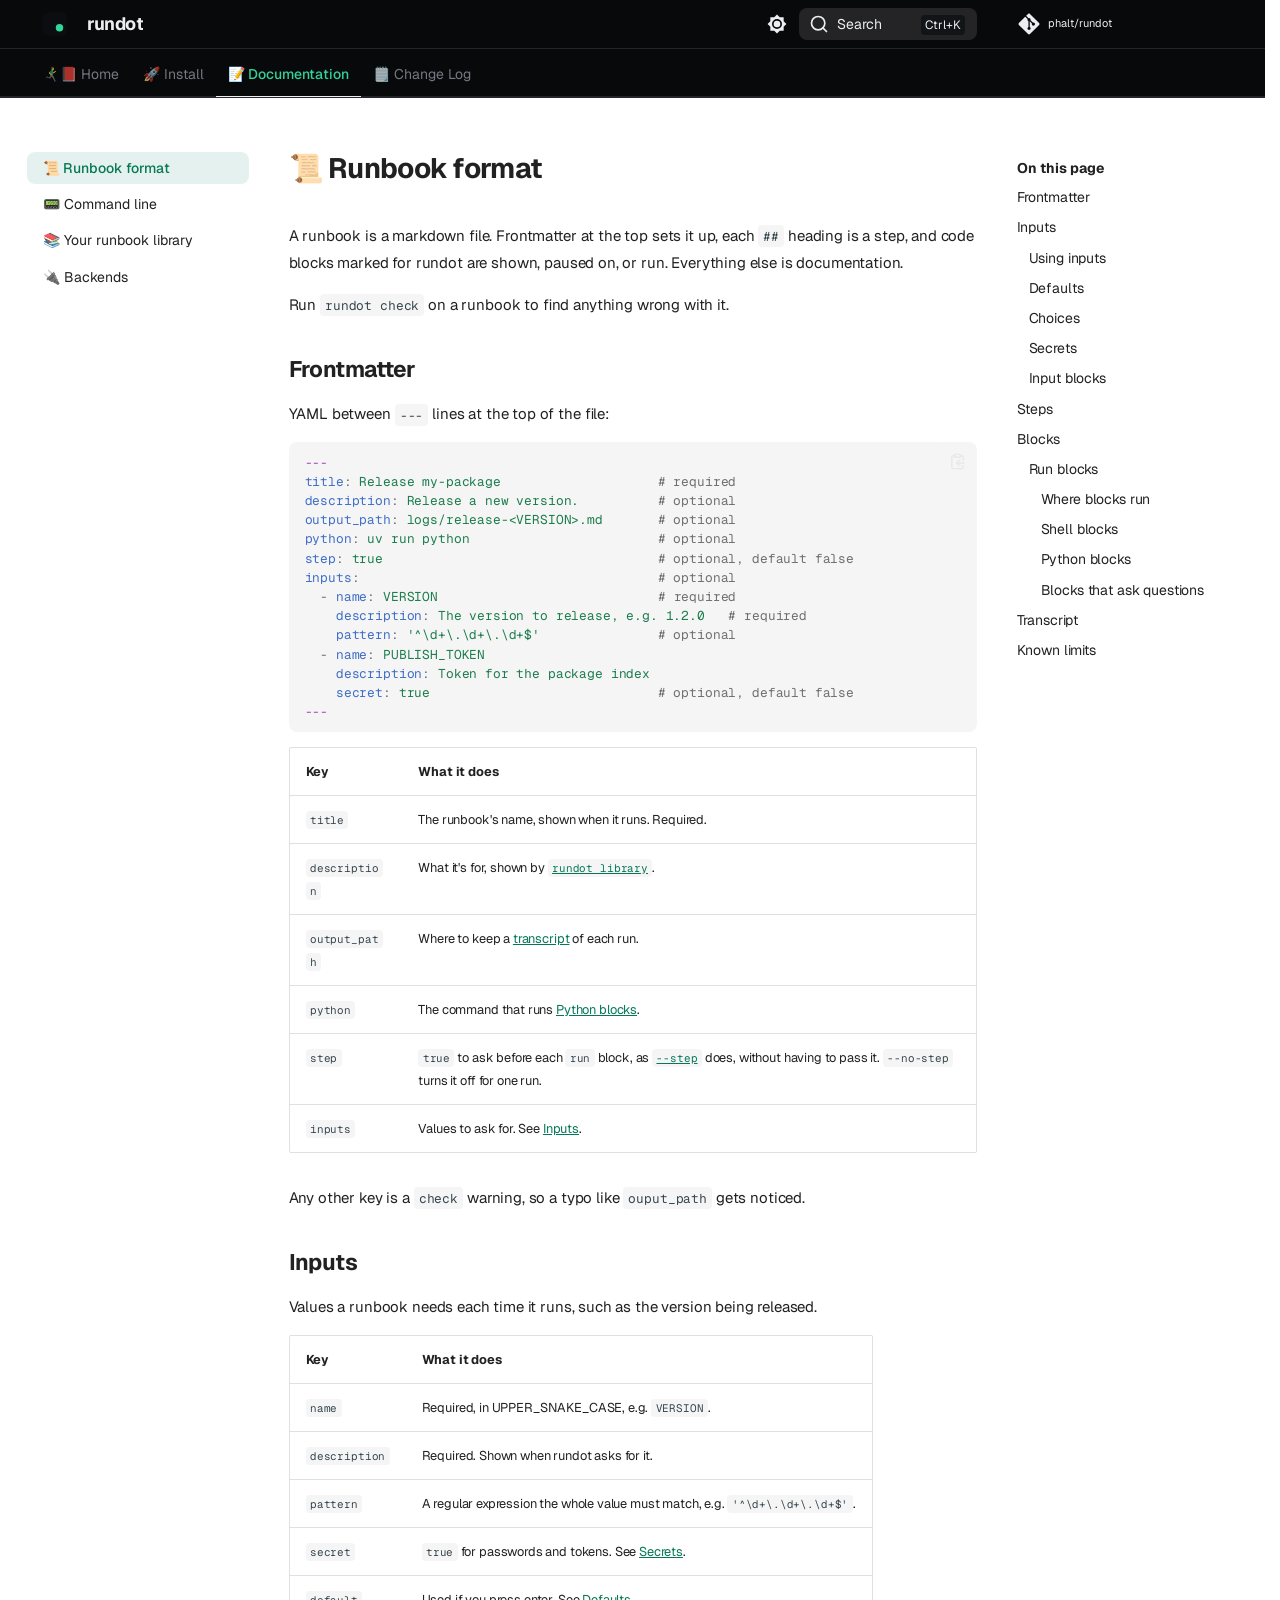
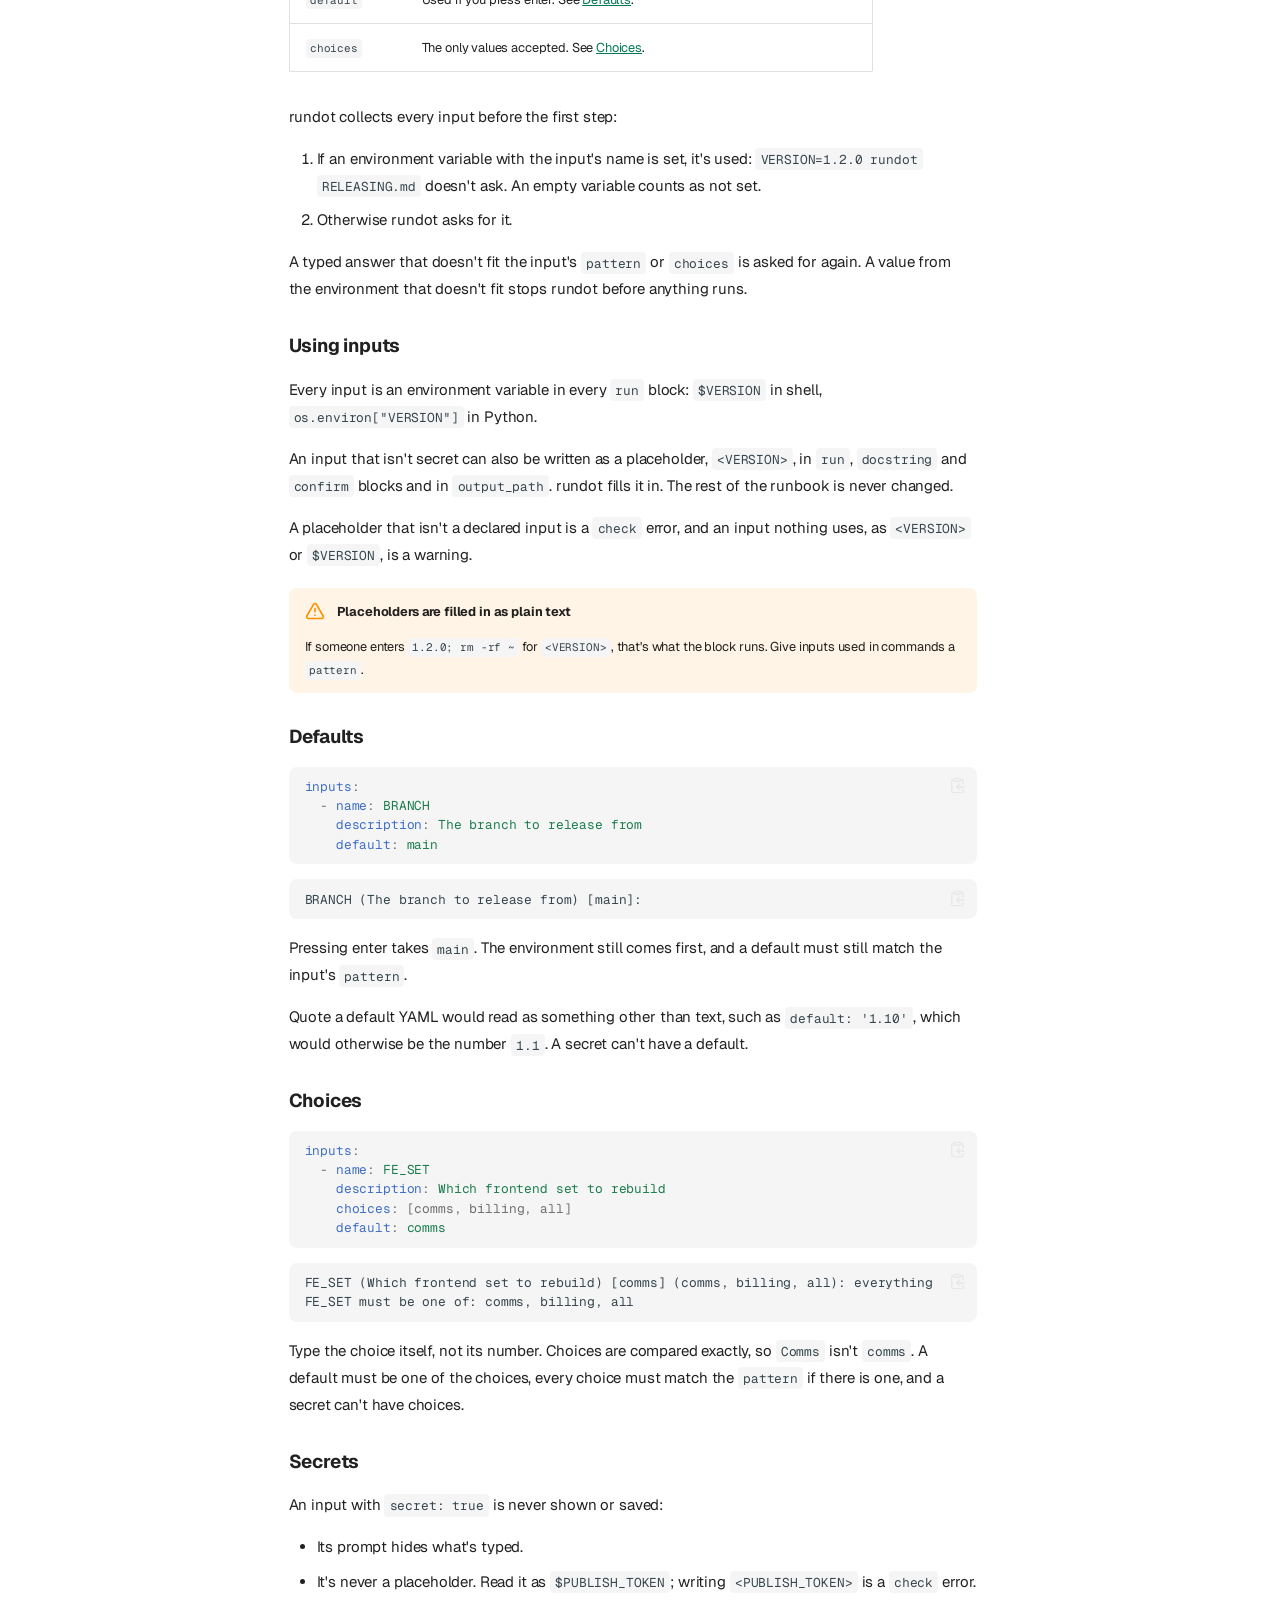
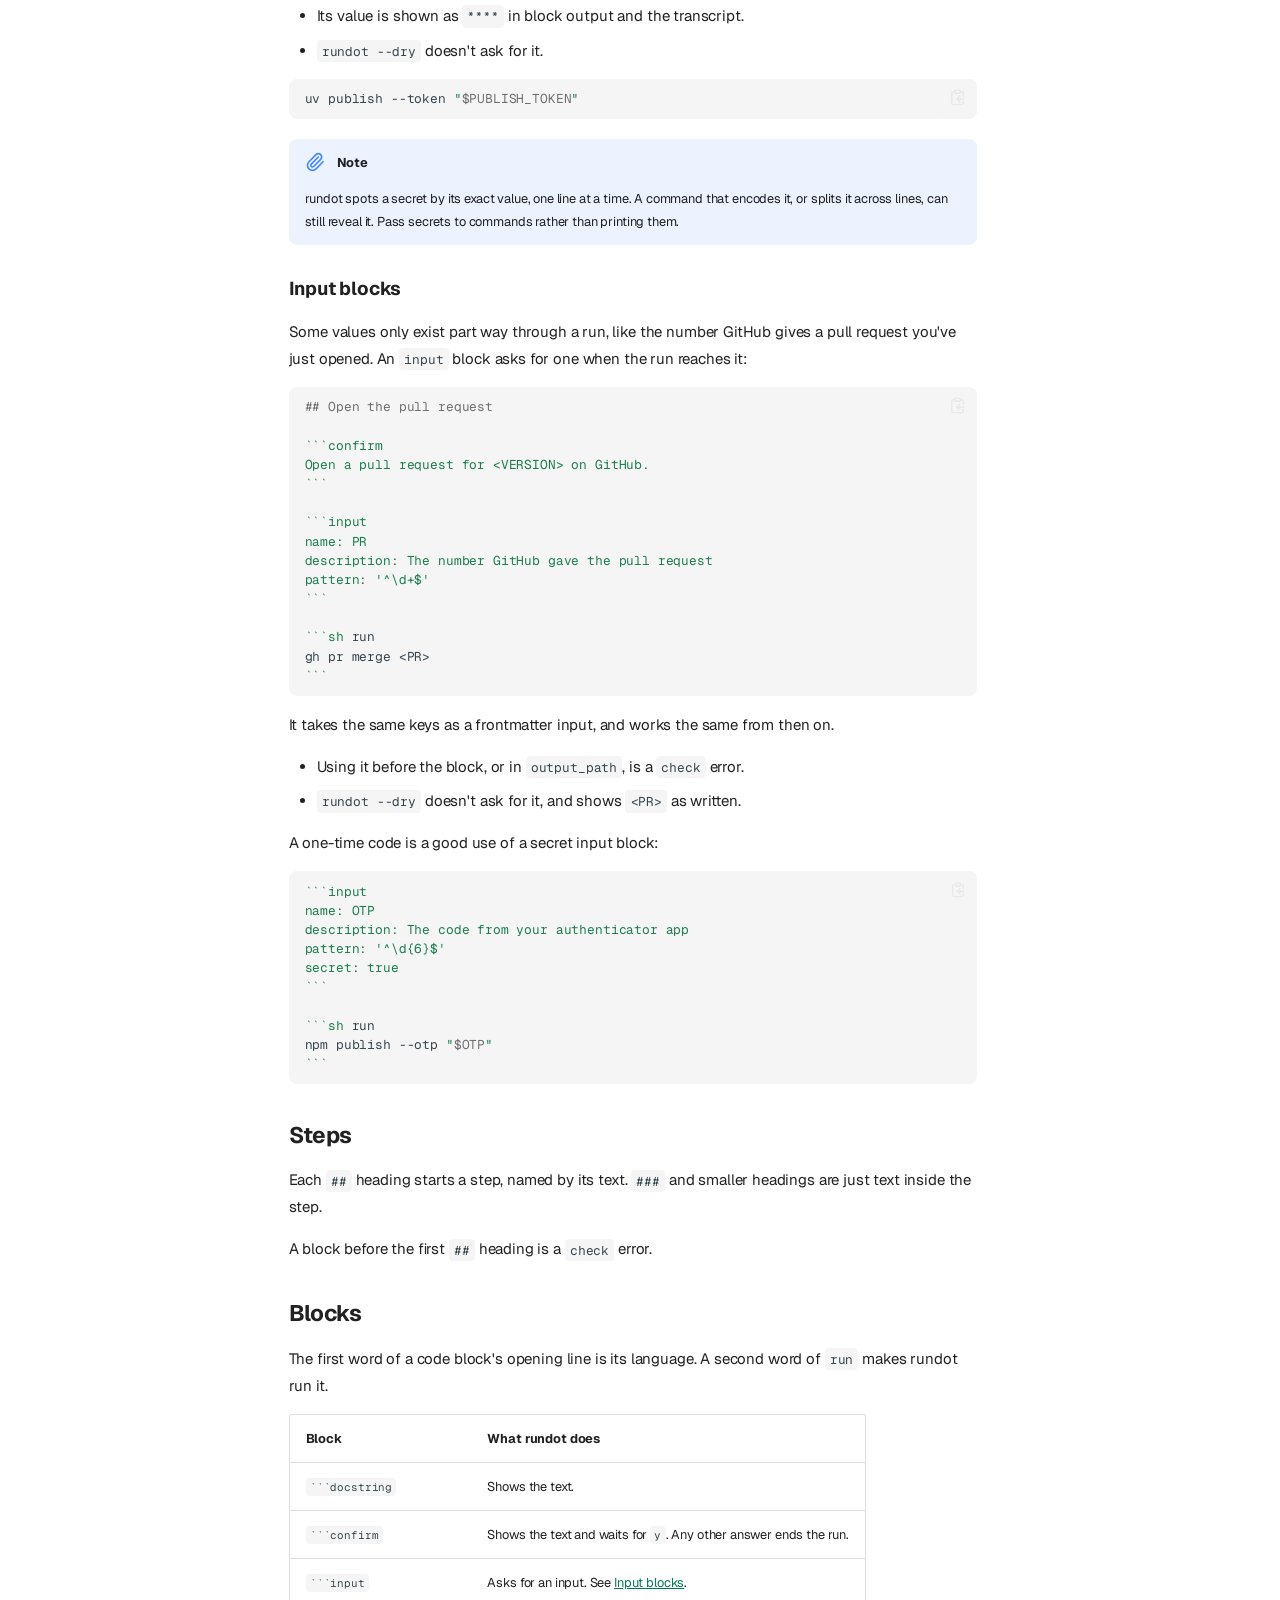
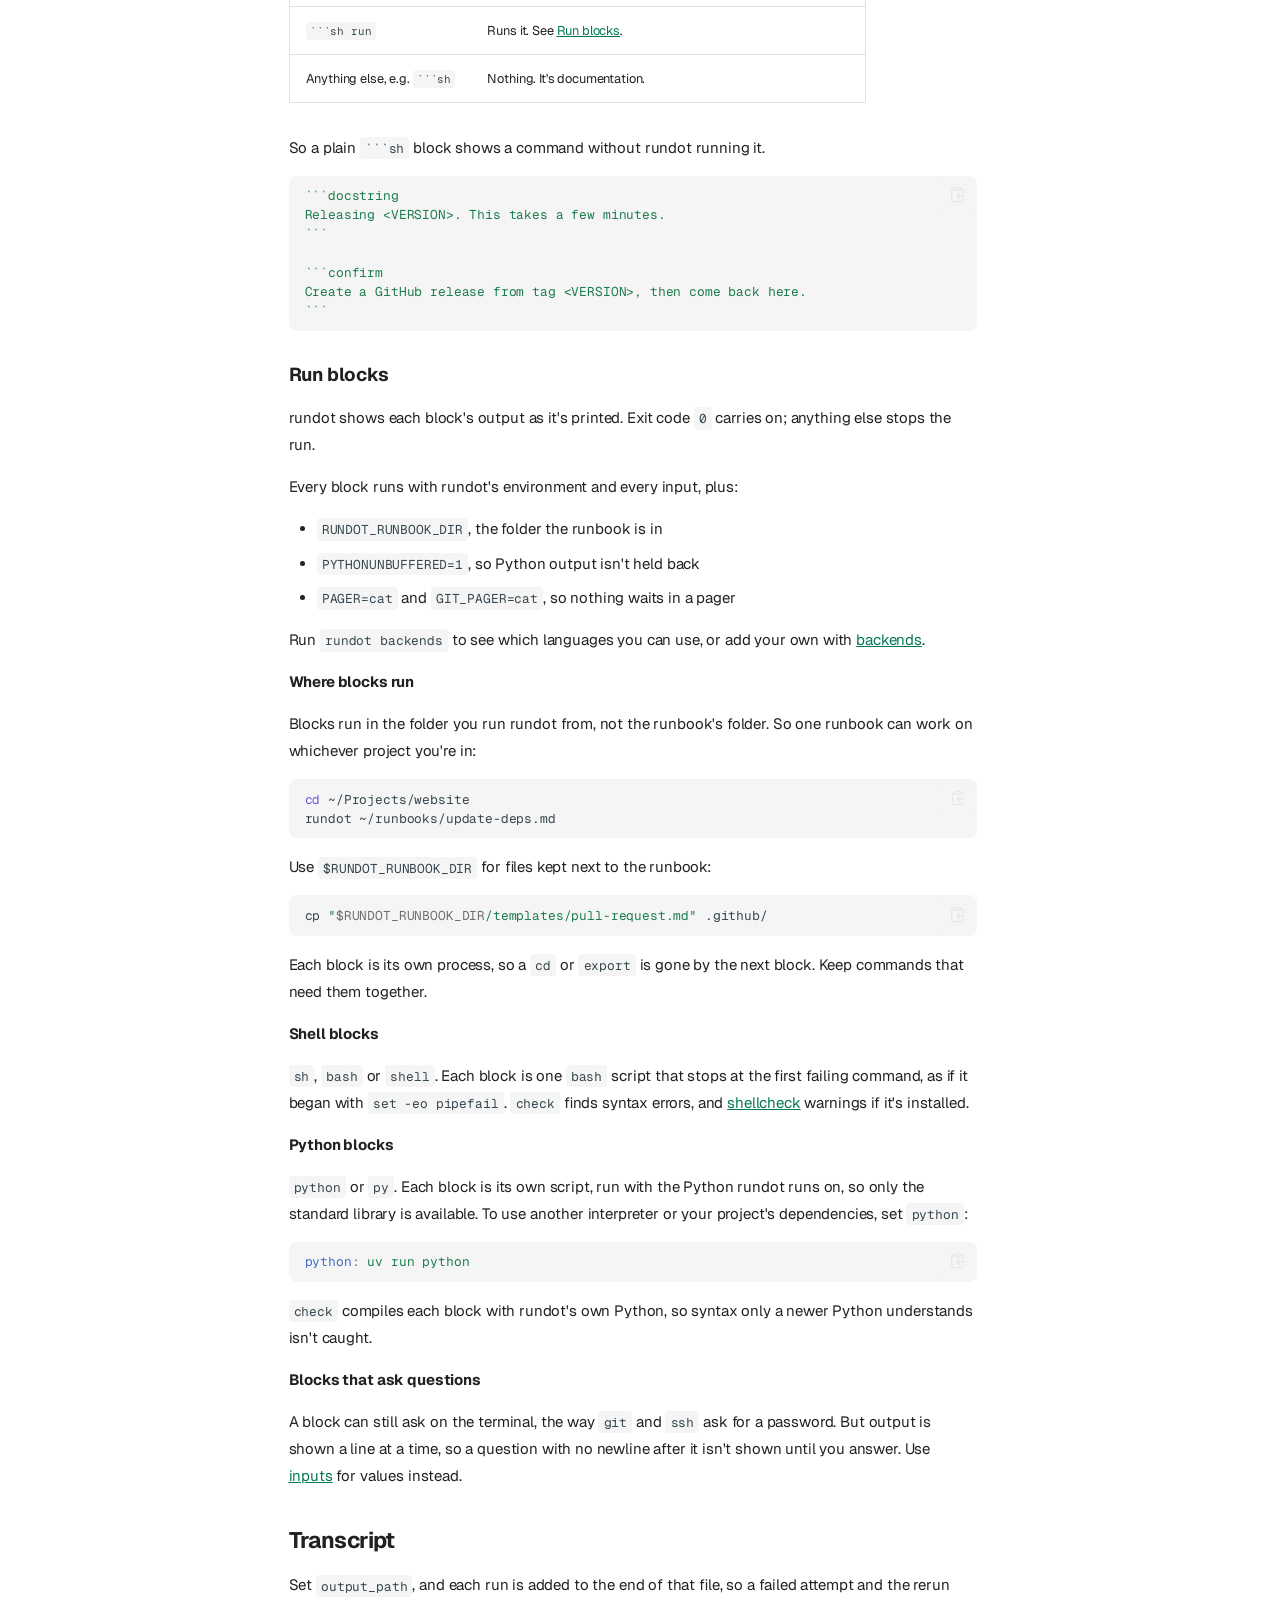
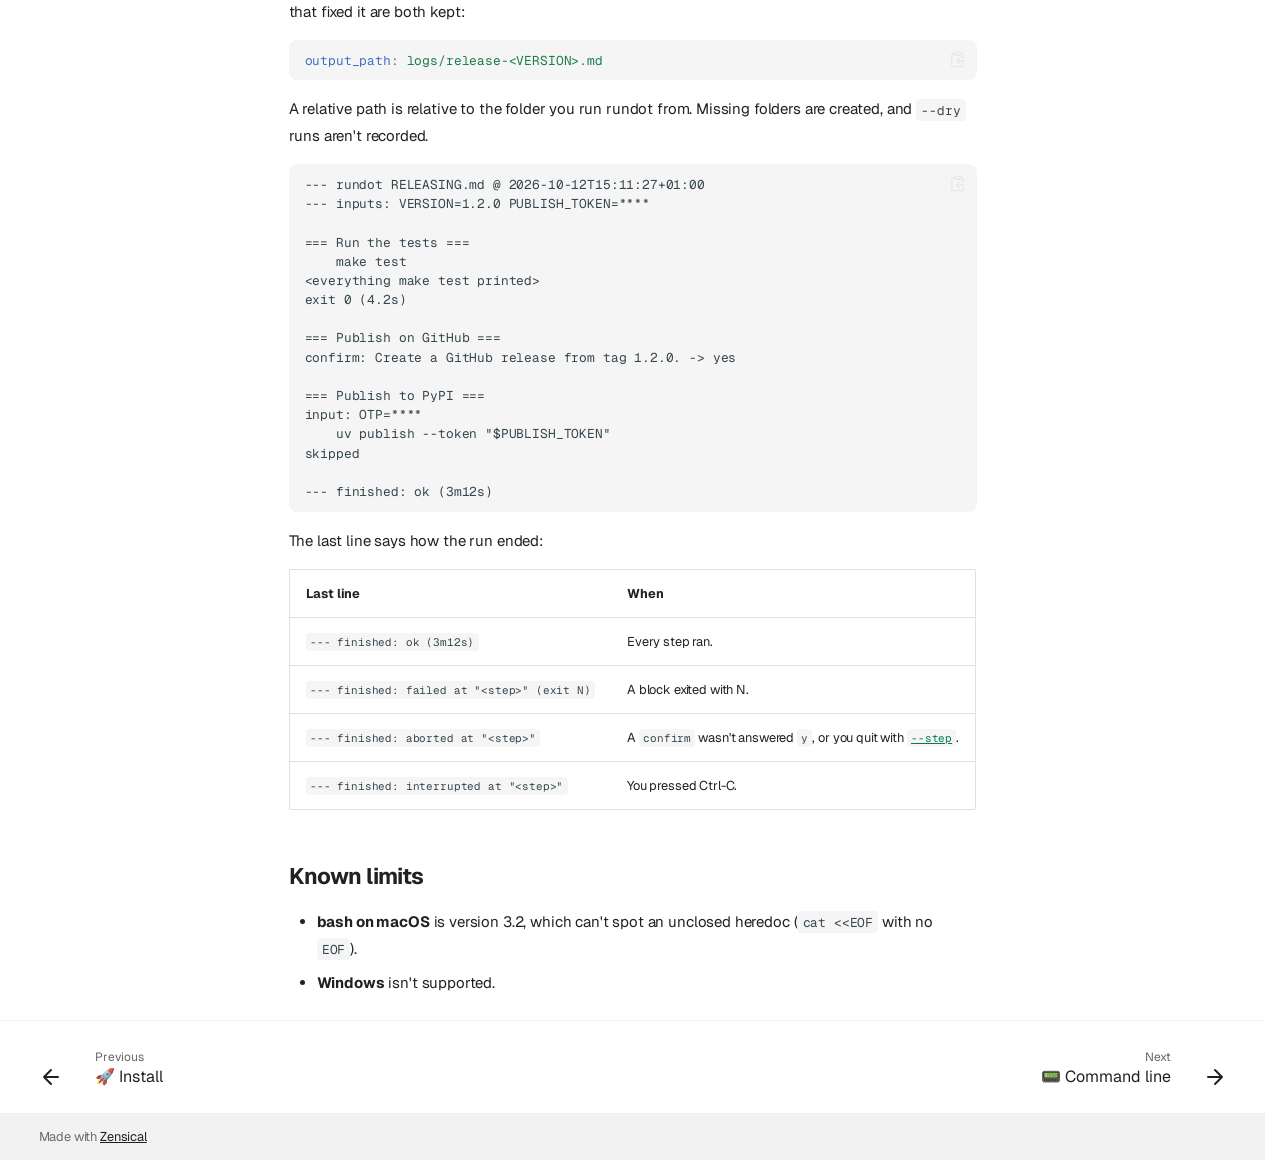
<file: runbook-format/index.html>
<!doctype html>
<html lang="en" class="no-js">
  <head>
    
      <meta charset="utf-8">
      <meta name="viewport" content="width=device-width,initial-scale=1">
      
      
      
        <link rel="canonical" href="https://docs.rundot.dev/runbook-format/">
      
      
      
        <link rel="prev" href="../install/">
      
      
        <link rel="next" href="../cli/">
      
      
        
      
      
      <link rel="icon" href="../assets/favicon.svg">
      <meta name="generator" content="zensical-0.1.0">
    
    
      
        <title>📜 Runbook format - rundot</title>
      
    
    
      
        
      
      <link rel="stylesheet" href="../assets/stylesheets/modern/main.4ab2de0c.min.css">
      
        
          
        
        <link rel="stylesheet" href="../assets/stylesheets/modern/palette.b60ce83d.min.css">
      
      


    
    
      
    
    
      
        
        
        <link rel="preconnect" href="https://fonts.gstatic.com" crossorigin>
        <link rel="stylesheet" href="https://fonts.googleapis.com/css?family=Geist:300,300i,400,400i,500,500i,700,700i%7CGeist+Mono:400,400i,700,700i&amp;display=fallback">
        <style>:root{--md-text-font:"Geist";--md-code-font:"Geist Mono"}</style>
      
    
    
      <link rel="stylesheet" href="../stylesheets/extra.css">
    
    <script>__md_scope=new URL("..",location),__md_scope.pathname.endsWith("/")||(__md_scope=new URL(__md_scope.pathname+"/",location)),__md_hash=e=>[...e].reduce(((e,t)=>(e<<5)-e+t.charCodeAt(0)),0),__md_get=(e,t=localStorage,_=__md_scope)=>JSON.parse(t.getItem(_.pathname+"."+e)),__md_set=(e,t,_=localStorage,a=__md_scope)=>{try{_.setItem(a.pathname+"."+e,JSON.stringify(t))}catch(e){}},document.documentElement.setAttribute("data-platform",navigator.platform)</script>
    
      

    
    
  </head>
  
  
    
    
      
    
    
    
    
    <body dir="ltr" data-md-color-scheme="default" data-md-color-primary="custom" data-md-color-accent="custom">
  
    
    <input class="md-toggle" data-md-toggle="drawer" type="checkbox" id="__drawer" autocomplete="off">
    <input class="md-toggle" data-md-toggle="search" type="checkbox" id="__search" autocomplete="off">
    <label class="md-overlay" for="__drawer" aria-hidden="true"></label>
    <div data-md-component="skip">
      <a href="#__skip" class="md-skip">
        Skip to content
      </a>
    </div>
    <div data-md-component="announce">
      
    </div>
    
    
      

<header class="md-header" data-md-component="header">
  <nav class="md-header__inner md-grid" aria-label="Header">
    <a href="./.." title="rundot" class="md-header__button md-logo" aria-label="rundot" data-md-component="logo">
      
  <img src="../assets/favicon.svg" alt="rundot">

    </a>
    <label class="md-header__button md-icon" for="__drawer">
      
      <svg xmlns="http://www.w3.org/2000/svg" fill="none" stroke="currentColor" stroke-linecap="round" stroke-linejoin="round" stroke-width="2" class="lucide lucide-menu" viewBox="0 0 24 24"><path d="M4 5h16M4 12h16M4 19h16"/></svg>
      <span class="md-visually-hidden">Navigation</span>
    </label>
    <div class="md-header__title" data-md-component="header-title">
      <div class="md-header__ellipsis">
        <div class="md-header__topic">
          <span class="md-ellipsis">
            rundot
          </span>
        </div>
        <div class="md-header__topic" data-md-component="header-topic">
          <span class="md-ellipsis">
            
              📜 Runbook format
            
          </span>
        </div>
      </div>
    </div>
    
      
        <form class="md-header__option" data-md-component="palette">
  
    
    
    
    <input class="md-option" data-md-color-media="(prefers-color-scheme: light)" data-md-color-scheme="default" data-md-color-primary="custom" data-md-color-accent="custom"  aria-label="Switch to dark mode"  type="radio" name="__palette" id="__palette_0">
    
      <label class="md-header__button md-icon" title="Switch to dark mode" for="__palette_1" hidden>
        <svg xmlns="http://www.w3.org/2000/svg" viewBox="0 0 24 24"><path d="M12 8a4 4 0 0 0-4 4 4 4 0 0 0 4 4 4 4 0 0 0 4-4 4 4 0 0 0-4-4m0 10a6 6 0 0 1-6-6 6 6 0 0 1 6-6 6 6 0 0 1 6 6 6 6 0 0 1-6 6m8-9.31V4h-4.69L12 .69 8.69 4H4v4.69L.69 12 4 15.31V20h4.69L12 23.31 15.31 20H20v-4.69L23.31 12z"/></svg>
      </label>
    
  
    
    
    
    <input class="md-option" data-md-color-media="(prefers-color-scheme: dark)" data-md-color-scheme="slate" data-md-color-primary="custom" data-md-color-accent="custom"  aria-label="Switch to light mode"  type="radio" name="__palette" id="__palette_1">
    
      <label class="md-header__button md-icon" title="Switch to light mode" for="__palette_0" hidden>
        <svg xmlns="http://www.w3.org/2000/svg" viewBox="0 0 24 24"><path d="M12 18c-.89 0-1.74-.2-2.5-.55C11.56 16.5 13 14.42 13 12s-1.44-4.5-3.5-5.45C10.26 6.2 11.11 6 12 6a6 6 0 0 1 6 6 6 6 0 0 1-6 6m8-9.31V4h-4.69L12 .69 8.69 4H4v4.69L.69 12 4 15.31V20h4.69L12 23.31 15.31 20H20v-4.69L23.31 12z"/></svg>
      </label>
    
  
</form>
      
    
    
      <script>var palette=__md_get("__palette");if(palette&&palette.color){if("(prefers-color-scheme)"===palette.color.media){var media=matchMedia("(prefers-color-scheme: light)"),input=document.querySelector(media.matches?"[data-md-color-media='(prefers-color-scheme: light)']":"[data-md-color-media='(prefers-color-scheme: dark)']");palette.color.media=input.getAttribute("data-md-color-media"),palette.color.scheme=input.getAttribute("data-md-color-scheme"),palette.color.primary=input.getAttribute("data-md-color-primary"),palette.color.accent=input.getAttribute("data-md-color-accent")}for(var[key,value]of Object.entries(palette.color))document.body.setAttribute("data-md-color-"+key,value)}</script>
    
    
    
      
      
        <label class="md-header__button md-icon" for="__search">
          
          <svg xmlns="http://www.w3.org/2000/svg" fill="none" stroke="currentColor" stroke-linecap="round" stroke-linejoin="round" stroke-width="2" class="lucide lucide-search" viewBox="0 0 24 24"><path d="m21 21-4.34-4.34"/><circle cx="11" cy="11" r="8"/></svg>
          <span class="md-visually-hidden">Search</span>
        </label>
        <div class="md-search" data-md-component="search" role="dialog" aria-label="Search">
  <button type="button" class="md-search__button">
    Search
  </button>
</div>
      
    
    <div class="md-header__source">
      
        <a href="https://github.com/phalt/rundot" title="Go to repository" class="md-source" data-md-component="source">
  <div class="md-source__icon md-icon">
    
    <svg xmlns="http://www.w3.org/2000/svg" viewBox="0 0 448 512"><!--! Font Awesome Free 7.3.1 by @fontawesome - https://fontawesome.com License - https://fontawesome.com/license/free (Icons: CC BY 4.0, Fonts: SIL OFL 1.1, Code: MIT License) Copyright 2026 Fonticons, Inc.--><path fill="currentColor" d="M439.6 236.1 244 40.5c-5.4-5.5-12.8-8.5-20.4-8.5s-15 3-20.4 8.4L162.5 81l51.5 51.5c27.1-9.1 52.7 16.8 43.4 43.7l49.7 49.7c34.2-11.8 61.2 31 35.5 56.7-26.5 26.5-70.2-2.9-56-37.3L240.3 199v121.9c25.3 12.5 22.3 41.8 9.1 55-6.4 6.4-15.2 10.1-24.3 10.1s-17.8-3.6-24.3-10.1c-17.6-17.6-11.1-46.9 11.2-56v-123c-20.8-8.5-24.6-30.7-18.6-45L142.6 101 8.5 235.1C3 240.6 0 247.9 0 255.5s3 15 8.5 20.4l195.6 195.7c5.4 5.4 12.7 8.4 20.4 8.4s15-3 20.4-8.4l194.7-194.7c5.4-5.4 8.4-12.8 8.4-20.4s-3-15-8.4-20.4"/></svg>
  </div>
  <div class="md-source__repository">
    phalt/rundot
  </div>
</a>
      
    </div>
  </nav>
  
</header>
    
    <div class="md-container" data-md-component="container">
      
      
        
          
            
<nav class="md-tabs" aria-label="Tabs" data-md-component="tabs">
  <div class="md-grid">
    <ul class="md-tabs__list">
      
        
  
  
  
  
    <li class="md-tabs__item">
      <a href="./.." class="md-tabs__link">
        
  
  🏃‍♂️‍➡️📕 Home

      </a>
    </li>
  

      
        
  
  
  
  
    <li class="md-tabs__item">
      <a href="../install/" class="md-tabs__link">
        
  
  🚀 Install

      </a>
    </li>
  

      
        
  
  
  
    
  
  
    
      
    
    
    
      <li class="md-tabs__item md-tabs__item--active">
        <a href="././" class="md-tabs__link">
          
  
  📝 Documentation

        </a>
      </li>
    
  

      
        
  
  
  
  
    <li class="md-tabs__item">
      <a href="../CHANGELOG/" class="md-tabs__link">
        
  
  🗒️ Change Log

      </a>
    </li>
  

      
    </ul>
  </div>
</nav>
          
        
      
      <main class="md-main" data-md-component="main">
        <div class="md-main__inner md-grid">
          
            
              
              <div class="md-sidebar md-sidebar--primary" data-md-component="sidebar" data-md-type="navigation" >
                <div class="md-sidebar__scrollwrap">
                  <div class="md-sidebar__inner">
                    


  


<nav class="md-nav md-nav--primary md-nav--lifted" aria-label="Navigation" data-md-level="0">
  <label class="md-nav__title" for="__drawer">
    <a href="./.." title="rundot" class="md-nav__button md-logo" aria-label="rundot" data-md-component="logo">
      
  <img src="../assets/favicon.svg" alt="rundot">

    </a>
    rundot
  </label>
  
    <div class="md-nav__source">
      <a href="https://github.com/phalt/rundot" title="Go to repository" class="md-source" data-md-component="source">
  <div class="md-source__icon md-icon">
    
    <svg xmlns="http://www.w3.org/2000/svg" viewBox="0 0 448 512"><!--! Font Awesome Free 7.3.1 by @fontawesome - https://fontawesome.com License - https://fontawesome.com/license/free (Icons: CC BY 4.0, Fonts: SIL OFL 1.1, Code: MIT License) Copyright 2026 Fonticons, Inc.--><path fill="currentColor" d="M439.6 236.1 244 40.5c-5.4-5.5-12.8-8.5-20.4-8.5s-15 3-20.4 8.4L162.5 81l51.5 51.5c27.1-9.1 52.7 16.8 43.4 43.7l49.7 49.7c34.2-11.8 61.2 31 35.5 56.7-26.5 26.5-70.2-2.9-56-37.3L240.3 199v121.9c25.3 12.5 22.3 41.8 9.1 55-6.4 6.4-15.2 10.1-24.3 10.1s-17.8-3.6-24.3-10.1c-17.6-17.6-11.1-46.9 11.2-56v-123c-20.8-8.5-24.6-30.7-18.6-45L142.6 101 8.5 235.1C3 240.6 0 247.9 0 255.5s3 15 8.5 20.4l195.6 195.7c5.4 5.4 12.7 8.4 20.4 8.4s15-3 20.4-8.4l194.7-194.7c5.4-5.4 8.4-12.8 8.4-20.4s-3-15-8.4-20.4"/></svg>
  </div>
  <div class="md-source__repository">
    phalt/rundot
  </div>
</a>
    </div>
  
  <ul class="md-nav__list" data-md-scrollfix>
    
      
      
  
  
  
  
    <li class="md-nav__item">
      <a href="./.." class="md-nav__link">
        
  
  
  <span class="md-ellipsis">
    
  
  🏃‍♂️‍➡️📕 Home

    
  </span>
  
  

      </a>
    </li>
  

    
      
      
  
  
  
  
    <li class="md-nav__item">
      <a href="../install/" class="md-nav__link">
        
  
  
  <span class="md-ellipsis">
    
  
  🚀 Install

    
  </span>
  
  

      </a>
    </li>
  

    
      
      
  
  
    
  
  
  
    
    
    
    
      
        
        
      
      
    
    
    <li class="md-nav__item md-nav__item--active md-nav__item--section md-nav__item--nested">
      
        
        
        <input class="md-nav__toggle md-toggle " type="checkbox" id="__nav_3" checked>
        
          
          <label class="md-nav__link" for="__nav_3" id="__nav_3_label" tabindex="">
            
  
  
  <span class="md-ellipsis">
    
  
  📝 Documentation

    
  </span>
  
  

            <span class="md-nav__icon md-icon"></span>
          </label>
        
        
          <nav class="md-nav" data-md-level="1" aria-labelledby="__nav_3_label" aria-expanded="true">
            <label class="md-nav__title" for="__nav_3">
              <span class="md-nav__icon md-icon"></span>
              
  
  📝 Documentation

            </label>
            <ul class="md-nav__list" data-md-scrollfix>
              
                
                  
  
  
    
  
  
  
    <li class="md-nav__item md-nav__item--active">
      
      
      
      
        
      
      
        <label class="md-nav__link md-nav__link--active" for="__toc">
          
  
  
  <span class="md-ellipsis">
    
  
  📜 Runbook format

    
  </span>
  
  

          <span class="md-nav__icon md-icon"></span>
        </label>
      
      <a href="././" class="md-nav__link md-nav__link--active">
        
  
  
  <span class="md-ellipsis">
    
  
  📜 Runbook format

    
  </span>
  
  

      </a>
      
        


<nav class="md-nav md-nav--secondary" aria-label="On this page">
  
  
  
    
  
  
    <label class="md-nav__title" for="__toc">
      <span class="md-nav__icon md-icon"></span>
      On this page
    </label>
    <ul class="md-nav__list" data-md-component="toc" data-md-scrollfix>
      
        <li class="md-nav__item">
  <a href="#frontmatter" class="md-nav__link">
    <span class="md-ellipsis">
      <span class="md-typeset">
        Frontmatter
      </span>
    </span>
  </a>
  
</li>
      
        <li class="md-nav__item">
  <a href="#inputs" class="md-nav__link">
    <span class="md-ellipsis">
      <span class="md-typeset">
        Inputs
      </span>
    </span>
  </a>
  
    <nav class="md-nav" aria-label="Inputs">
      <ul class="md-nav__list">
        
          <li class="md-nav__item">
  <a href="#using-inputs" class="md-nav__link">
    <span class="md-ellipsis">
      <span class="md-typeset">
        Using inputs
      </span>
    </span>
  </a>
  
</li>
        
          <li class="md-nav__item">
  <a href="#defaults" class="md-nav__link">
    <span class="md-ellipsis">
      <span class="md-typeset">
        Defaults
      </span>
    </span>
  </a>
  
</li>
        
          <li class="md-nav__item">
  <a href="#choices" class="md-nav__link">
    <span class="md-ellipsis">
      <span class="md-typeset">
        Choices
      </span>
    </span>
  </a>
  
</li>
        
          <li class="md-nav__item">
  <a href="#secrets" class="md-nav__link">
    <span class="md-ellipsis">
      <span class="md-typeset">
        Secrets
      </span>
    </span>
  </a>
  
</li>
        
          <li class="md-nav__item">
  <a href="#input-blocks" class="md-nav__link">
    <span class="md-ellipsis">
      <span class="md-typeset">
        Input blocks
      </span>
    </span>
  </a>
  
</li>
        
      </ul>
    </nav>
  
</li>
      
        <li class="md-nav__item">
  <a href="#steps" class="md-nav__link">
    <span class="md-ellipsis">
      <span class="md-typeset">
        Steps
      </span>
    </span>
  </a>
  
</li>
      
        <li class="md-nav__item">
  <a href="#blocks" class="md-nav__link">
    <span class="md-ellipsis">
      <span class="md-typeset">
        Blocks
      </span>
    </span>
  </a>
  
    <nav class="md-nav" aria-label="Blocks">
      <ul class="md-nav__list">
        
          <li class="md-nav__item">
  <a href="#run-blocks" class="md-nav__link">
    <span class="md-ellipsis">
      <span class="md-typeset">
        Run blocks
      </span>
    </span>
  </a>
  
    <nav class="md-nav" aria-label="Run blocks">
      <ul class="md-nav__list">
        
          <li class="md-nav__item">
  <a href="#where-blocks-run" class="md-nav__link">
    <span class="md-ellipsis">
      <span class="md-typeset">
        Where blocks run
      </span>
    </span>
  </a>
  
</li>
        
          <li class="md-nav__item">
  <a href="#shell-blocks" class="md-nav__link">
    <span class="md-ellipsis">
      <span class="md-typeset">
        Shell blocks
      </span>
    </span>
  </a>
  
</li>
        
          <li class="md-nav__item">
  <a href="#python-blocks" class="md-nav__link">
    <span class="md-ellipsis">
      <span class="md-typeset">
        Python blocks
      </span>
    </span>
  </a>
  
</li>
        
          <li class="md-nav__item">
  <a href="#blocks-that-ask-questions" class="md-nav__link">
    <span class="md-ellipsis">
      <span class="md-typeset">
        Blocks that ask questions
      </span>
    </span>
  </a>
  
</li>
        
      </ul>
    </nav>
  
</li>
        
      </ul>
    </nav>
  
</li>
      
        <li class="md-nav__item">
  <a href="#transcript" class="md-nav__link">
    <span class="md-ellipsis">
      <span class="md-typeset">
        Transcript
      </span>
    </span>
  </a>
  
</li>
      
        <li class="md-nav__item">
  <a href="#known-limits" class="md-nav__link">
    <span class="md-ellipsis">
      <span class="md-typeset">
        Known limits
      </span>
    </span>
  </a>
  
</li>
      
    </ul>
  
</nav>
      
    </li>
  

                
              
                
                  
  
  
  
  
    <li class="md-nav__item">
      <a href="../cli/" class="md-nav__link">
        
  
  
  <span class="md-ellipsis">
    
  
  📟 Command line

    
  </span>
  
  

      </a>
    </li>
  

                
              
                
                  
  
  
  
  
    <li class="md-nav__item">
      <a href="../library/" class="md-nav__link">
        
  
  
  <span class="md-ellipsis">
    
  
  📚 Your runbook library

    
  </span>
  
  

      </a>
    </li>
  

                
              
                
                  
  
  
  
  
    <li class="md-nav__item">
      <a href="../backends/" class="md-nav__link">
        
  
  
  <span class="md-ellipsis">
    
  
  🔌 Backends

    
  </span>
  
  

      </a>
    </li>
  

                
              
            </ul>
          </nav>
        
      
    </li>
  

    
      
      
  
  
  
  
    <li class="md-nav__item">
      <a href="../CHANGELOG/" class="md-nav__link">
        
  
  
  <span class="md-ellipsis">
    
  
  🗒️ Change Log

    
  </span>
  
  

      </a>
    </li>
  

    
  </ul>
</nav>
                  </div>
                </div>
              </div>
            
            
              
              <div class="md-sidebar md-sidebar--secondary" data-md-component="sidebar" data-md-type="toc" >
                <div class="md-sidebar__scrollwrap">
                  
                    
                    
                    
                      
                    
                    
                      <input class="md-nav__toggle md-toggle" type="checkbox" id="__toc">
                      <div class="md-sidebar-button__wrapper">
                        <label class="md-sidebar-button" for="__toc"></label>
                      </div>
                    
                  
                  <div class="md-sidebar__inner">
                    


<nav class="md-nav md-nav--secondary" aria-label="On this page">
  
  
  
    
  
  
    <label class="md-nav__title" for="__toc">
      <span class="md-nav__icon md-icon"></span>
      On this page
    </label>
    <ul class="md-nav__list" data-md-component="toc" data-md-scrollfix>
      
        <li class="md-nav__item">
  <a href="#frontmatter" class="md-nav__link">
    <span class="md-ellipsis">
      <span class="md-typeset">
        Frontmatter
      </span>
    </span>
  </a>
  
</li>
      
        <li class="md-nav__item">
  <a href="#inputs" class="md-nav__link">
    <span class="md-ellipsis">
      <span class="md-typeset">
        Inputs
      </span>
    </span>
  </a>
  
    <nav class="md-nav" aria-label="Inputs">
      <ul class="md-nav__list">
        
          <li class="md-nav__item">
  <a href="#using-inputs" class="md-nav__link">
    <span class="md-ellipsis">
      <span class="md-typeset">
        Using inputs
      </span>
    </span>
  </a>
  
</li>
        
          <li class="md-nav__item">
  <a href="#defaults" class="md-nav__link">
    <span class="md-ellipsis">
      <span class="md-typeset">
        Defaults
      </span>
    </span>
  </a>
  
</li>
        
          <li class="md-nav__item">
  <a href="#choices" class="md-nav__link">
    <span class="md-ellipsis">
      <span class="md-typeset">
        Choices
      </span>
    </span>
  </a>
  
</li>
        
          <li class="md-nav__item">
  <a href="#secrets" class="md-nav__link">
    <span class="md-ellipsis">
      <span class="md-typeset">
        Secrets
      </span>
    </span>
  </a>
  
</li>
        
          <li class="md-nav__item">
  <a href="#input-blocks" class="md-nav__link">
    <span class="md-ellipsis">
      <span class="md-typeset">
        Input blocks
      </span>
    </span>
  </a>
  
</li>
        
      </ul>
    </nav>
  
</li>
      
        <li class="md-nav__item">
  <a href="#steps" class="md-nav__link">
    <span class="md-ellipsis">
      <span class="md-typeset">
        Steps
      </span>
    </span>
  </a>
  
</li>
      
        <li class="md-nav__item">
  <a href="#blocks" class="md-nav__link">
    <span class="md-ellipsis">
      <span class="md-typeset">
        Blocks
      </span>
    </span>
  </a>
  
    <nav class="md-nav" aria-label="Blocks">
      <ul class="md-nav__list">
        
          <li class="md-nav__item">
  <a href="#run-blocks" class="md-nav__link">
    <span class="md-ellipsis">
      <span class="md-typeset">
        Run blocks
      </span>
    </span>
  </a>
  
    <nav class="md-nav" aria-label="Run blocks">
      <ul class="md-nav__list">
        
          <li class="md-nav__item">
  <a href="#where-blocks-run" class="md-nav__link">
    <span class="md-ellipsis">
      <span class="md-typeset">
        Where blocks run
      </span>
    </span>
  </a>
  
</li>
        
          <li class="md-nav__item">
  <a href="#shell-blocks" class="md-nav__link">
    <span class="md-ellipsis">
      <span class="md-typeset">
        Shell blocks
      </span>
    </span>
  </a>
  
</li>
        
          <li class="md-nav__item">
  <a href="#python-blocks" class="md-nav__link">
    <span class="md-ellipsis">
      <span class="md-typeset">
        Python blocks
      </span>
    </span>
  </a>
  
</li>
        
          <li class="md-nav__item">
  <a href="#blocks-that-ask-questions" class="md-nav__link">
    <span class="md-ellipsis">
      <span class="md-typeset">
        Blocks that ask questions
      </span>
    </span>
  </a>
  
</li>
        
      </ul>
    </nav>
  
</li>
        
      </ul>
    </nav>
  
</li>
      
        <li class="md-nav__item">
  <a href="#transcript" class="md-nav__link">
    <span class="md-ellipsis">
      <span class="md-typeset">
        Transcript
      </span>
    </span>
  </a>
  
</li>
      
        <li class="md-nav__item">
  <a href="#known-limits" class="md-nav__link">
    <span class="md-ellipsis">
      <span class="md-typeset">
        Known limits
      </span>
    </span>
  </a>
  
</li>
      
    </ul>
  
</nav>
                  </div>
                </div>
              </div>
            
          
          
            <div class="md-content" data-md-component="content">
              
              <article class="md-content__inner md-typeset">
                <a id="__skip" tabindex="-1"></a>
                
                  

  
  


<h1 id="runbook-format">📜 Runbook format</h1>
<p>A runbook is a markdown file. Frontmatter at the top sets it up, each <code>##</code> heading is a step, and code blocks marked for rundot are shown, paused on, or run. Everything else is documentation.</p>
<p>Run <code>rundot check</code> on a runbook to find anything wrong with it.</p>
<h2 id="frontmatter">Frontmatter</h2>
<p>YAML between <code>---</code> lines at the top of the file:</p>
<div class="highlight"><pre><span></span><code><span class="nn">---</span>
<span class="nt">title</span><span class="p">:</span><span class="w"> </span><span class="l l-Scalar l-Scalar-Plain">Release my-package</span><span class="w">                    </span><span class="c1"># required</span>
<span class="nt">description</span><span class="p">:</span><span class="w"> </span><span class="l l-Scalar l-Scalar-Plain">Release a new version.</span><span class="w">          </span><span class="c1"># optional</span>
<span class="nt">output_path</span><span class="p">:</span><span class="w"> </span><span class="l l-Scalar l-Scalar-Plain">logs/release-&lt;VERSION&gt;.md</span><span class="w">       </span><span class="c1"># optional</span>
<span class="nt">python</span><span class="p">:</span><span class="w"> </span><span class="l l-Scalar l-Scalar-Plain">uv run python</span><span class="w">                        </span><span class="c1"># optional</span>
<span class="nt">step</span><span class="p">:</span><span class="w"> </span><span class="l l-Scalar l-Scalar-Plain">true</span><span class="w">                                   </span><span class="c1"># optional, default false</span>
<span class="nt">inputs</span><span class="p">:</span><span class="w">                                      </span><span class="c1"># optional</span>
<span class="w">  </span><span class="p p-Indicator">-</span><span class="w"> </span><span class="nt">name</span><span class="p">:</span><span class="w"> </span><span class="l l-Scalar l-Scalar-Plain">VERSION</span><span class="w">                            </span><span class="c1"># required</span>
<span class="w">    </span><span class="nt">description</span><span class="p">:</span><span class="w"> </span><span class="l l-Scalar l-Scalar-Plain">The version to release, e.g. 1.2.0</span><span class="w">   </span><span class="c1"># required</span>
<span class="w">    </span><span class="nt">pattern</span><span class="p">:</span><span class="w"> </span><span class="s">'^\d+\.\d+\.\d+$'</span><span class="w">               </span><span class="c1"># optional</span>
<span class="w">  </span><span class="p p-Indicator">-</span><span class="w"> </span><span class="nt">name</span><span class="p">:</span><span class="w"> </span><span class="l l-Scalar l-Scalar-Plain">PUBLISH_TOKEN</span>
<span class="w">    </span><span class="nt">description</span><span class="p">:</span><span class="w"> </span><span class="l l-Scalar l-Scalar-Plain">Token for the package index</span>
<span class="w">    </span><span class="nt">secret</span><span class="p">:</span><span class="w"> </span><span class="l l-Scalar l-Scalar-Plain">true</span><span class="w">                             </span><span class="c1"># optional, default false</span>
<span class="nn">---</span>
</code></pre></div>
<table>
<thead>
<tr>
<th>Key</th>
<th>What it does</th>
</tr>
</thead>
<tbody>
<tr>
<td><code>title</code></td>
<td>The runbook's name, shown when it runs. Required.</td>
</tr>
<tr>
<td><code>description</code></td>
<td>What it's for, shown by <a href="../cli/#rundot-library"><code>rundot library</code></a>.</td>
</tr>
<tr>
<td><code>output_path</code></td>
<td>Where to keep a <a href="#transcript">transcript</a> of each run.</td>
</tr>
<tr>
<td><code>python</code></td>
<td>The command that runs <a href="#python-blocks">Python blocks</a>.</td>
</tr>
<tr>
<td><code>step</code></td>
<td><code>true</code> to ask before each <code>run</code> block, as <a href="../cli/#-step"><code>--step</code></a> does, without having to pass it. <code>--no-step</code> turns it off for one run.</td>
</tr>
<tr>
<td><code>inputs</code></td>
<td>Values to ask for. See <a href="#inputs">Inputs</a>.</td>
</tr>
</tbody>
</table>
<p>Any other key is a <code>check</code> warning, so a typo like <code>ouput_path</code> gets noticed.</p>
<h2 id="inputs">Inputs</h2>
<p>Values a runbook needs each time it runs, such as the version being released.</p>
<table>
<thead>
<tr>
<th>Key</th>
<th>What it does</th>
</tr>
</thead>
<tbody>
<tr>
<td><code>name</code></td>
<td>Required, in UPPER_SNAKE_CASE, e.g. <code>VERSION</code>.</td>
</tr>
<tr>
<td><code>description</code></td>
<td>Required. Shown when rundot asks for it.</td>
</tr>
<tr>
<td><code>pattern</code></td>
<td>A regular expression the whole value must match, e.g. <code>'^\d+\.\d+\.\d+$'</code>.</td>
</tr>
<tr>
<td><code>secret</code></td>
<td><code>true</code> for passwords and tokens. See <a href="#secrets">Secrets</a>.</td>
</tr>
<tr>
<td><code>default</code></td>
<td>Used if you press enter. See <a href="#defaults">Defaults</a>.</td>
</tr>
<tr>
<td><code>choices</code></td>
<td>The only values accepted. See <a href="#choices">Choices</a>.</td>
</tr>
</tbody>
</table>
<p>rundot collects every input before the first step:</p>
<ol>
<li>If an environment variable with the input's name is set, it's used: <code>VERSION=1.2.0 rundot RELEASING.md</code> doesn't ask. An empty variable counts as not set.</li>
<li>Otherwise rundot asks for it.</li>
</ol>
<p>A typed answer that doesn't fit the input's <code>pattern</code> or <code>choices</code> is asked for again. A value from the environment that doesn't fit stops rundot before anything runs.</p>
<h3 id="using-inputs">Using inputs</h3>
<p>Every input is an environment variable in every <code>run</code> block: <code>$VERSION</code> in shell, <code>os.environ["VERSION"]</code> in Python.</p>
<p>An input that isn't secret can also be written as a placeholder, <code>&lt;VERSION&gt;</code>, in <code>run</code>, <code>docstring</code> and <code>confirm</code> blocks and in <code>output_path</code>. rundot fills it in. The rest of the runbook is never changed.</p>
<p>A placeholder that isn't a declared input is a <code>check</code> error, and an input nothing uses, as <code>&lt;VERSION&gt;</code> or <code>$VERSION</code>, is a warning.</p>
<div class="admonition warning">
<p class="admonition-title">Placeholders are filled in as plain text</p>
<p>If someone enters <code>1.2.0; rm -rf ~</code> for <code>&lt;VERSION&gt;</code>, that's what the block runs. Give inputs used in commands a <code>pattern</code>.</p>
</div>
<h3 id="defaults">Defaults</h3>
<div class="highlight"><pre><span></span><code><span class="nt">inputs</span><span class="p">:</span>
<span class="w">  </span><span class="p p-Indicator">-</span><span class="w"> </span><span class="nt">name</span><span class="p">:</span><span class="w"> </span><span class="l l-Scalar l-Scalar-Plain">BRANCH</span>
<span class="w">    </span><span class="nt">description</span><span class="p">:</span><span class="w"> </span><span class="l l-Scalar l-Scalar-Plain">The branch to release from</span>
<span class="w">    </span><span class="nt">default</span><span class="p">:</span><span class="w"> </span><span class="l l-Scalar l-Scalar-Plain">main</span>
</code></pre></div>
<div class="highlight"><pre><span></span><code>BRANCH (The branch to release from) [main]:
</code></pre></div>
<p>Pressing enter takes <code>main</code>. The environment still comes first, and a default must still match the input's <code>pattern</code>.</p>
<p>Quote a default YAML would read as something other than text, such as <code>default: '1.10'</code>, which would otherwise be the number <code>1.1</code>. A secret can't have a default.</p>
<h3 id="choices">Choices</h3>
<div class="highlight"><pre><span></span><code><span class="nt">inputs</span><span class="p">:</span>
<span class="w">  </span><span class="p p-Indicator">-</span><span class="w"> </span><span class="nt">name</span><span class="p">:</span><span class="w"> </span><span class="l l-Scalar l-Scalar-Plain">FE_SET</span>
<span class="w">    </span><span class="nt">description</span><span class="p">:</span><span class="w"> </span><span class="l l-Scalar l-Scalar-Plain">Which frontend set to rebuild</span>
<span class="w">    </span><span class="nt">choices</span><span class="p">:</span><span class="w"> </span><span class="p p-Indicator">[</span><span class="nv">comms</span><span class="p p-Indicator">,</span><span class="w"> </span><span class="nv">billing</span><span class="p p-Indicator">,</span><span class="w"> </span><span class="nv">all</span><span class="p p-Indicator">]</span>
<span class="w">    </span><span class="nt">default</span><span class="p">:</span><span class="w"> </span><span class="l l-Scalar l-Scalar-Plain">comms</span>
</code></pre></div>
<div class="highlight"><pre><span></span><code>FE_SET (Which frontend set to rebuild) [comms] (comms, billing, all): everything
FE_SET must be one of: comms, billing, all
</code></pre></div>
<p>Type the choice itself, not its number. Choices are compared exactly, so <code>Comms</code> isn't <code>comms</code>. A default must be one of the choices, every choice must match the <code>pattern</code> if there is one, and a secret can't have choices.</p>
<h3 id="secrets">Secrets</h3>
<p>An input with <code>secret: true</code> is never shown or saved:</p>
<ul>
<li>Its prompt hides what's typed.</li>
<li>It's never a placeholder. Read it as <code>$PUBLISH_TOKEN</code>; writing <code>&lt;PUBLISH_TOKEN&gt;</code> is a <code>check</code> error.</li>
<li>Its value is shown as <code>****</code> in block output and the transcript.</li>
<li><code>rundot --dry</code> doesn't ask for it.</li>
</ul>
<div class="highlight"><pre><span></span><code>uv<span class="w"> </span>publish<span class="w"> </span>--token<span class="w"> </span><span class="s2">"</span><span class="nv">$PUBLISH_TOKEN</span><span class="s2">"</span>
</code></pre></div>
<div class="admonition note">
<p class="admonition-title">Note</p>
<p>rundot spots a secret by its exact value, one line at a time. A command that encodes it, or splits it across lines, can still reveal it. Pass secrets to commands rather than printing them.</p>
</div>
<h3 id="input-blocks">Input blocks</h3>
<p>Some values only exist part way through a run, like the number GitHub gives a pull request you've just opened. An <code>input</code> block asks for one when the run reaches it:</p>
<div class="highlight"><pre><span></span><code><span class="gu">## Open the pull request</span>

<span class="sb">```confirm</span>
<span class="s">Open a pull request for &lt;VERSION&gt; on GitHub.</span>
<span class="sb">```</span>

<span class="sb">```input</span>
<span class="s">name: PR</span>
<span class="s">description: The number GitHub gave the pull request</span>
<span class="s">pattern: '^\d+$'</span>
<span class="sb">```</span>

<span class="sb">```sh</span><span class="w"> </span>run
gh<span class="w"> </span>pr<span class="w"> </span>merge<span class="w"> </span>&lt;PR&gt;
<span class="sb">```</span>
</code></pre></div>
<p>It takes the same keys as a frontmatter input, and works the same from then on.</p>
<ul>
<li>Using it before the block, or in <code>output_path</code>, is a <code>check</code> error.</li>
<li><code>rundot --dry</code> doesn't ask for it, and shows <code>&lt;PR&gt;</code> as written.</li>
</ul>
<p>A one-time code is a good use of a secret input block:</p>
<div class="highlight"><pre><span></span><code><span class="sb">```input</span>
<span class="s">name: OTP</span>
<span class="s">description: The code from your authenticator app</span>
<span class="s">pattern: '^\d{6}$'</span>
<span class="s">secret: true</span>
<span class="sb">```</span>

<span class="sb">```sh</span><span class="w"> </span>run
npm<span class="w"> </span>publish<span class="w"> </span>--otp<span class="w"> </span><span class="s2">"</span><span class="nv">$OTP</span><span class="s2">"</span>
<span class="sb">```</span>
</code></pre></div>
<h2 id="steps">Steps</h2>
<p>Each <code>##</code> heading starts a step, named by its text. <code>###</code> and smaller headings are just text inside the step.</p>
<p>A block before the first <code>##</code> heading is a <code>check</code> error.</p>
<h2 id="blocks">Blocks</h2>
<p>The first word of a code block's opening line is its language. A second word of <code>run</code> makes rundot run it.</p>
<table>
<thead>
<tr>
<th>Block</th>
<th>What rundot does</th>
</tr>
</thead>
<tbody>
<tr>
<td><code>```docstring</code></td>
<td>Shows the text.</td>
</tr>
<tr>
<td><code>```confirm</code></td>
<td>Shows the text and waits for <code>y</code>. Any other answer ends the run.</td>
</tr>
<tr>
<td><code>```input</code></td>
<td>Asks for an input. See <a href="#input-blocks">Input blocks</a>.</td>
</tr>
<tr>
<td><code>```sh run</code></td>
<td>Runs it. See <a href="#run-blocks">Run blocks</a>.</td>
</tr>
<tr>
<td>Anything else, e.g. <code>```sh</code></td>
<td>Nothing. It's documentation.</td>
</tr>
</tbody>
</table>
<p>So a plain <code>```sh</code> block shows a command without rundot running it.</p>
<div class="highlight"><pre><span></span><code><span class="sb">```docstring</span>
<span class="s">Releasing &lt;VERSION&gt;. This takes a few minutes.</span>
<span class="sb">```</span>

<span class="sb">```confirm</span>
<span class="s">Create a GitHub release from tag &lt;VERSION&gt;, then come back here.</span>
<span class="sb">```</span>
</code></pre></div>
<h3 id="run-blocks">Run blocks</h3>
<p>rundot shows each block's output as it's printed. Exit code <code>0</code> carries on; anything else stops the run.</p>
<p>Every block runs with rundot's environment and every input, plus:</p>
<ul>
<li><code>RUNDOT_RUNBOOK_DIR</code>, the folder the runbook is in</li>
<li><code>PYTHONUNBUFFERED=1</code>, so Python output isn't held back</li>
<li><code>PAGER=cat</code> and <code>GIT_PAGER=cat</code>, so nothing waits in a pager</li>
</ul>
<p>Run <code>rundot backends</code> to see which languages you can use, or add your own with <a href="../backends/">backends</a>.</p>
<h4 id="where-blocks-run">Where blocks run</h4>
<p>Blocks run in the folder you run rundot from, not the runbook's folder. So one runbook can work on whichever project you're in:</p>
<div class="highlight"><pre><span></span><code><span class="nb">cd</span><span class="w"> </span>~/Projects/website
rundot<span class="w"> </span>~/runbooks/update-deps.md
</code></pre></div>
<p>Use <code>$RUNDOT_RUNBOOK_DIR</code> for files kept next to the runbook:</p>
<div class="highlight"><pre><span></span><code>cp<span class="w"> </span><span class="s2">"</span><span class="nv">$RUNDOT_RUNBOOK_DIR</span><span class="s2">/templates/pull-request.md"</span><span class="w"> </span>.github/
</code></pre></div>
<p>Each block is its own process, so a <code>cd</code> or <code>export</code> is gone by the next block. Keep commands that need them together.</p>
<h4 id="shell-blocks">Shell blocks</h4>
<p><code>sh</code>, <code>bash</code> or <code>shell</code>. Each block is one <code>bash</code> script that stops at the first failing command, as if it began with <code>set -eo pipefail</code>. <code>check</code> finds syntax errors, and <a href="../install/#optional-shellcheck">shellcheck</a> warnings if it's installed.</p>
<h4 id="python-blocks">Python blocks</h4>
<p><code>python</code> or <code>py</code>. Each block is its own script, run with the Python rundot runs on, so only the standard library is available. To use another interpreter or your project's dependencies, set <code>python</code>:</p>
<div class="highlight"><pre><span></span><code><span class="nt">python</span><span class="p">:</span><span class="w"> </span><span class="l l-Scalar l-Scalar-Plain">uv run python</span>
</code></pre></div>
<p><code>check</code> compiles each block with rundot's own Python, so syntax only a newer Python understands isn't caught.</p>
<h4 id="blocks-that-ask-questions">Blocks that ask questions</h4>
<p>A block can still ask on the terminal, the way <code>git</code> and <code>ssh</code> ask for a password. But output is shown a line at a time, so a question with no newline after it isn't shown until you answer. Use <a href="#inputs">inputs</a> for values instead.</p>
<h2 id="transcript">Transcript</h2>
<p>Set <code>output_path</code>, and each run is added to the end of that file, so a failed attempt and the rerun that fixed it are both kept:</p>
<div class="highlight"><pre><span></span><code><span class="nt">output_path</span><span class="p">:</span><span class="w"> </span><span class="l l-Scalar l-Scalar-Plain">logs/release-&lt;VERSION&gt;.md</span>
</code></pre></div>
<p>A relative path is relative to the folder you run rundot from. Missing folders are created, and <code>--dry</code> runs aren't recorded.</p>
<div class="highlight"><pre><span></span><code>--- rundot RELEASING.md @ 2026-10-12T15:11:27+01:00
--- inputs: VERSION=1.2.0 PUBLISH_TOKEN=****

=== Run the tests ===
    make test
&lt;everything make test printed&gt;
exit 0 (4.2s)

=== Publish on GitHub ===
confirm: Create a GitHub release from tag 1.2.0. -&gt; yes

=== Publish to PyPI ===
input: OTP=****
    uv publish --token "$PUBLISH_TOKEN"
skipped

--- finished: ok (3m12s)
</code></pre></div>
<p>The last line says how the run ended:</p>
<table>
<thead>
<tr>
<th>Last line</th>
<th>When</th>
</tr>
</thead>
<tbody>
<tr>
<td><code>--- finished: ok (3m12s)</code></td>
<td>Every step ran.</td>
</tr>
<tr>
<td><code>--- finished: failed at "&lt;step&gt;" (exit N)</code></td>
<td>A block exited with N.</td>
</tr>
<tr>
<td><code>--- finished: aborted at "&lt;step&gt;"</code></td>
<td>A <code>confirm</code> wasn't answered <code>y</code>, or you quit with <a href="../cli/#-step"><code>--step</code></a>.</td>
</tr>
<tr>
<td><code>--- finished: interrupted at "&lt;step&gt;"</code></td>
<td>You pressed Ctrl-C.</td>
</tr>
</tbody>
</table>
<h2 id="known-limits">Known limits</h2>
<ul>
<li><strong>bash on macOS</strong> is version 3.2, which can't spot an unclosed heredoc (<code>cat &lt;&lt;EOF</code> with no <code>EOF</code>).</li>
<li><strong>Windows</strong> isn't supported.</li>
</ul>














                
              </article>
            </div>
          
          
<script>var target=document.getElementById(location.hash.slice(1));target&&target.name&&(target.checked=target.name.startsWith("__tabbed_"))</script>
        </div>
        
      </main>
      
        <footer class="md-footer">
  
    
      
      <nav class="md-footer__inner md-grid" aria-label="Footer" >
        
          
          <a href="../install/" class="md-footer__link md-footer__link--prev" aria-label="Previous: 🚀 Install">
            <div class="md-footer__button md-icon">
              
              <svg xmlns="http://www.w3.org/2000/svg" fill="none" stroke="currentColor" stroke-linecap="round" stroke-linejoin="round" stroke-width="2" class="lucide lucide-arrow-left" viewBox="0 0 24 24"><path d="m12 19-7-7 7-7M19 12H5"/></svg>
            </div>
            <div class="md-footer__title">
              <span class="md-footer__direction">
                Previous
              </span>
              <div class="md-ellipsis">
                🚀 Install
              </div>
            </div>
          </a>
        
        
          
          <a href="../cli/" class="md-footer__link md-footer__link--next" aria-label="Next: 📟 Command line">
            <div class="md-footer__title">
              <span class="md-footer__direction">
                Next
              </span>
              <div class="md-ellipsis">
                📟 Command line
              </div>
            </div>
            <div class="md-footer__button md-icon">
              
              <svg xmlns="http://www.w3.org/2000/svg" fill="none" stroke="currentColor" stroke-linecap="round" stroke-linejoin="round" stroke-width="2" class="lucide lucide-arrow-right" viewBox="0 0 24 24"><path d="M5 12h14M12 5l7 7-7 7"/></svg>
            </div>
          </a>
        
      </nav>
    
  
  <div class="md-footer-meta md-typeset">
    <div class="md-footer-meta__inner md-grid">
      <div class="md-copyright">
  
  
    Made with
    <a href="https://zensical.org/" target="_blank" rel="noopener">
      Zensical
    </a>
  
</div>
      
    </div>
  </div>
</footer>
      
    </div>
    <div class="md-dialog" data-md-component="dialog" role="status" aria-atomic="true">
      <div class="md-dialog__inner md-typeset"></div>
    </div>
    
    
    
      
      
      
      
        
        
      <script id="__config" type="application/json">{"annotate":null,"base":"..","features":["navigation.tabs","content.code.copy","search.suggest","search.highlight","navigation.footer"],"redirect":null,"search":"../assets/javascripts/workers/search.719e0d91.min.js","tags":null,"translations":{"clipboard.copied":"Copied to clipboard","clipboard.copy":"Copy to clipboard","clipboard.error":"Could not copy to clipboard","search.result.more.one":"1 more on this page","search.result.more.other":"# more on this page","search.result.none":"No matching documents","search.result.one":"1 matching document","search.result.other":"# matching documents","search.result.placeholder":"Type to start searching","search.result.term.missing":"Missing","select.version":"Select version"},"version":null}</script>
    
    
      <script src="../assets/javascripts/bundle.d31f0ffa.min.js"></script>
      
    
  </body>
</html>
</file>
<file: stylesheets/extra.css>
/* Match rundot.dev: near-black, mint green, Geist. Colours come from rundot.dev's style.css. */

:root {
  --rd-bg: #08090b;
  --rd-panel: #121418;
  --rd-line: #22252b;
  --rd-fg: #eceef1;
  --rd-fg-2: #a3a9b3;
  --rd-mint: #34d399;
  --rd-mint-2: #6ee7b7;
  --rd-mint-dark: #047857; /* mint text on white needs a darker shade to stay readable */
}

/* Both schemes: black header and tabs, like the splash page. */
[data-md-color-primary="custom"] {
  --md-primary-fg-color: var(--rd-bg);
  --md-primary-fg-color--light: var(--rd-panel);
  --md-primary-fg-color--dark: var(--rd-bg);
  --md-primary-bg-color: var(--rd-fg);
  --md-primary-bg-color--light: var(--rd-fg-2);
}
.md-header, .md-tabs {
  background-color: var(--rd-bg);
  color: var(--rd-fg);
  /* The header is dark in both schemes, so its children use dark-scheme text colours. */
  --md-default-fg-color: var(--rd-fg);
  --md-default-fg-color--light: var(--rd-fg-2);
  --md-default-fg-color--lighter: rgba(236, 238, 241, .32);
  --md-default-fg-color--lightest: rgba(236, 238, 241, .12);
  --md-default-bg-color: var(--rd-bg);
  --md-default-bg-color--light: var(--rd-panel);
}
.md-header .md-search__form, .md-header .md-search__input { background-color: var(--rd-panel); color: var(--rd-fg); }
.md-tabs__link { color: var(--rd-fg-2); }
.md-header { border-bottom: 1px solid var(--rd-line); }
.md-tabs { border-bottom: 1px solid var(--rd-line); }
.md-tabs__link--active, .md-tabs__item--active .md-tabs__link { color: var(--rd-mint); }

/* Light: white page, dark mint links. */
[data-md-color-scheme="default"][data-md-color-accent="custom"] {
  --md-accent-fg-color: var(--rd-mint-dark);
  --md-accent-fg-color--transparent: rgba(4, 120, 87, .1);
}
[data-md-color-scheme="default"] {
  --md-typeset-a-color: var(--rd-mint-dark);
}

/* Dark: the splash page's own background, panels and mint. */
[data-md-color-scheme="slate"] {
  --md-default-bg-color: var(--rd-bg);
  --md-default-bg-color--light: rgba(8, 9, 11, .54);
  --md-default-fg-color: rgba(236, 238, 241, .9);
  --md-default-fg-color--light: var(--rd-fg-2);
  --md-code-bg-color: var(--rd-panel);
  --md-footer-bg-color: var(--rd-bg);
  --md-footer-bg-color--dark: var(--rd-bg);
  --md-typeset-a-color: var(--rd-mint);
}
[data-md-color-scheme="slate"][data-md-color-accent="custom"] {
  --md-accent-fg-color: var(--rd-mint-2);
  --md-accent-fg-color--transparent: rgba(52, 211, 153, .1);
}
[data-md-color-scheme="slate"] .md-footer { border-top: 1px solid var(--rd-line); }

/* Title weight and tracking to match the run.dot wordmark. */
.md-header__title { font-weight: 700; letter-spacing: -.03em; }
</file>
<file: assets/stylesheets/modern/main.4ab2de0c.min.css>
@charset "UTF-8";html{box-sizing:border-box;-webkit-text-size-adjust:none;-moz-text-size-adjust:none;text-size-adjust:none}*,:after,:before{box-sizing:inherit}@media(prefers-reduced-motion){*,:after,:before{transition:none!important}}body{margin:0;-webkit-font-smoothing:antialiased;-moz-osx-font-smoothing:grayscale;--md-text-font-family:var(--md-text-font, _),
    -apple-system, BlinkMacSystemFont, Helvetica, Arial, sans-serif;--md-code-font-family:var(--md-code-font, _),
    SFMono-Regular, Consolas, Menlo, monospace}.md-typeset code:not(.focus-visible),a,button,input,label{-webkit-tap-highlight-color:transparent}a{color:inherit;text-decoration:none}hr{box-sizing:initial;display:block;height:.05rem;padding:0;overflow:visible;border:0}small{font-size:80%}sub,sup{line-height:1em}img{border-style:none}table{border-spacing:0;border-collapse:initial}td,th{font-weight:400;vertical-align:top}button{padding:0;margin:0;font-family:inherit;font-size:inherit;background:#0000;border:0}input{border:0;outline:none}:root{--md-primary-fg-color:#4051b5;--md-primary-fg-color--light:#5d6cc0;--md-primary-fg-color--dark:#303fa1;--md-primary-bg-color:#fff;--md-primary-bg-color--light:#ffffffb3;--md-accent-fg-color:#526cfe;--md-accent-fg-color--transparent:#526cfe1a;--md-accent-bg-color:#fff;--md-accent-bg-color--light:#ffffffb3;--md-typeset-table-sort-icon:url("data:image/svg+xml;charset=utf-8,<svg xmlns='http://www.w3.org/2000/svg' fill='none' stroke='currentColor' stroke-linecap='round' stroke-linejoin='round' stroke-width='2' class='lucide lucide-arrow-down-up' viewBox='0 0 24 24'><path d='m3 16 4 4 4-4M7 20V4M21 8l-4-4-4 4M17 4v16'/></svg>");--md-typeset-table-sort-icon--asc:url("data:image/svg+xml;charset=utf-8,<svg xmlns='http://www.w3.org/2000/svg' fill='none' stroke='currentColor' stroke-linecap='round' stroke-linejoin='round' stroke-width='2' class='lucide lucide-arrow-down-narrow-wide' viewBox='0 0 24 24'><path d='m3 16 4 4 4-4M7 20V4M11 4h4M11 8h7M11 12h10'/></svg>");--md-typeset-table-sort-icon--desc:url("data:image/svg+xml;charset=utf-8,<svg xmlns='http://www.w3.org/2000/svg' fill='none' stroke='currentColor' stroke-linecap='round' stroke-linejoin='round' stroke-width='2' class='lucide lucide-arrow-up-narrow-wide' viewBox='0 0 24 24'><path d='m3 8 4-4 4 4M7 4v16M11 12h4M11 16h7M11 20h10'/></svg>");--md-typeset-preview-icon:url("data:image/svg+xml;charset=utf-8,<svg xmlns='http://www.w3.org/2000/svg' fill='none' stroke='currentColor' stroke-linecap='round' stroke-linejoin='round' stroke-width='2' class='lucide lucide-mouse-pointer-2' viewBox='0 0 24 24'><path d='M4.037 4.688a.495.495 0 0 1 .651-.651l16 6.5a.5.5 0 0 1-.063.947l-6.124 1.58a2 2 0 0 0-1.438 1.435l-1.579 6.126a.5.5 0 0 1-.947.063z'/></svg>")}[data-md-color-scheme=default]{color-scheme:light}[data-md-color-scheme=default] img[src$="#gh-dark-mode-only"],[data-md-color-scheme=default] img[src$="#only-dark"]{display:none}:root,[data-md-color-scheme=default]{--md-hue:225deg;--md-default-fg-color:#000000de;--md-default-fg-color--light:#0000008c;--md-default-fg-color--lighter:#00000052;--md-default-fg-color--lightest:#0000000d;--md-default-bg-color:#fff;--md-default-bg-color--light:#ffffffb3;--md-default-bg-color--lighter:#ffffff4d;--md-default-bg-color--lightest:#ffffff1f;--md-code-fg-color:#36464e;--md-code-bg-color:#f5f5f5;--md-code-bg-color--light:#f5f5f5b3;--md-code-bg-color--lighter:#f5f5f54d;--md-code-hl-color:#4287ff;--md-code-hl-color--light:#4287ff1a;--md-code-hl-number-color:#d52a2a;--md-code-hl-special-color:#db1457;--md-code-hl-function-color:#a846b9;--md-code-hl-constant-color:#6e59d9;--md-code-hl-keyword-color:#3f6ec6;--md-code-hl-string-color:#1c7d4d;--md-code-hl-name-color:var(--md-code-fg-color);--md-code-hl-operator-color:var(--md-default-fg-color--light);--md-code-hl-punctuation-color:var(--md-default-fg-color--light);--md-code-hl-comment-color:var(--md-default-fg-color--light);--md-code-hl-generic-color:var(--md-default-fg-color--light);--md-code-hl-variable-color:var(--md-default-fg-color--light);--md-typeset-color:var(--md-default-fg-color);--md-typeset-a-color:var(--md-primary-fg-color);--md-typeset-del-color:#f5503d26;--md-typeset-ins-color:#0bd57026;--md-typeset-kbd-color:#fafafa;--md-typeset-kbd-accent-color:#fff;--md-typeset-kbd-border-color:#b8b8b8;--md-typeset-mark-color:#ffff0080;--md-typeset-table-color:#0000001f;--md-typeset-table-color--light:#00000009;--md-admonition-fg-color:var(--md-default-fg-color);--md-admonition-bg-color:var(--md-default-bg-color);--md-warning-fg-color:#000000de;--md-warning-bg-color:#ff9;--md-shadow-z1:0 0.2rem 0.5rem #0000000d,
    0 0 0.05rem #0000001a;--md-shadow-z2:0 0.2rem 0.5rem #0000001a,
    0 0 0.05rem #00000040;--md-shadow-z3:0 0.2rem 0.5rem #0003,
    0 0 0.05rem #00000059;--color-foreground:0 0 0;--color-background:255 255 255;--color-background-subtle:240 240 240;--color-backdrop:255 255 255}.md-icon svg{display:block;width:1.2rem;height:1.2rem;fill:currentcolor}.md-icon svg.lucide{fill:#0000;stroke:currentcolor}aside,body,input{font-family:var(--md-text-font-family);font-feature-settings:"kern","liga";color:var(--md-typeset-color)}code,kbd,pre{font-family:var(--md-code-font-family);font-feature-settings:"kern"}.md-typeset{font-size:.75rem;line-height:1.8;letter-spacing:-.01em;overflow-wrap:break-word;-webkit-print-color-adjust:exact;color-adjust:exact}@media print{.md-typeset{font-size:.68rem}.md-typeset code,.md-typeset kbd,.md-typeset pre{white-space:pre-wrap}}.md-typeset blockquote,.md-typeset dl,.md-typeset figure,.md-typeset ol,.md-typeset pre,.md-typeset ul{margin-top:1em;margin-bottom:1em}.md-typeset h1{margin:0 0 1.25em;font-size:1.875em;line-height:1.3;color:var(--md-default-fg-color)}.md-typeset h1,.md-typeset h2{font-weight:700;letter-spacing:-.025em}.md-typeset h2{margin:1.6em 0 .64em;font-size:1.5em;line-height:1.4}.md-typeset h3{margin:1.6em 0 .8em;font-size:1.25em;font-weight:700;line-height:1.5;letter-spacing:-.01em}.md-typeset h2+h3{margin-top:.8em}.md-typeset h4{margin:1em 0;font-weight:700;letter-spacing:-.01em}.md-typeset h5,.md-typeset h6{margin:1.25em 0;font-size:.8em;font-weight:700;color:var(--md-default-fg-color--light);letter-spacing:-.01em}.md-typeset h5{text-transform:uppercase}.md-typeset h5 code{text-transform:none}.md-typeset hr{display:flow-root;margin:1.5em 0;border-bottom:.05rem solid var(--md-default-fg-color--lightest)}.md-typeset a{color:var(--md-typeset-a-color);text-decoration:underline;word-break:break-word}.md-typeset a,.md-typeset a:before{transition:color 125ms}.md-typeset a:focus,.md-typeset a:hover{color:var(--md-accent-fg-color)}.md-typeset a:focus code,.md-typeset a:hover code{color:var(--md-accent-fg-color);background-color:var(--md-accent-fg-color--transparent)}.md-typeset a code{color:var(--md-typeset-a-color)}.md-typeset a.focus-visible{outline-color:var(--md-accent-fg-color);outline-offset:.2rem}.md-typeset code,.md-typeset kbd,.md-typeset pre{font-variant-ligatures:none;color:var(--md-code-fg-color);direction:ltr;transition:background-color 125ms}.md-typeset code{padding:.2em .4em;font-size:.8533333333em;word-break:break-word;background-color:var(--md-code-bg-color);border-radius:.2rem;-webkit-box-decoration-break:clone;box-decoration-break:clone;transition:color 125ms,background-color 125ms}.md-typeset code:not(.focus-visible){outline:none}.md-typeset pre{position:relative;display:flow-root;line-height:1.5}.md-typeset pre>code{display:block;padding:.8203125em 1.25em;margin:0;overflow:auto;word-break:normal;touch-action:auto;scrollbar-color:var(--md-default-fg-color--lighter) #0000;scrollbar-width:thin;border-radius:.4rem;outline-color:var(--md-accent-fg-color);box-shadow:none;-webkit-box-decoration-break:slice;box-decoration-break:slice}.md-typeset pre>code:hover{scrollbar-color:var(--md-accent-fg-color) #0000}.md-typeset pre>code::-webkit-scrollbar{width:.2rem;height:.2rem}.md-typeset pre>code::-webkit-scrollbar-thumb{background-color:var(--md-default-fg-color--lighter)}.md-typeset pre>code::-webkit-scrollbar-thumb:hover{background-color:var(--md-accent-fg-color)}.md-typeset kbd{display:inline-block;padding:0 .6666666667em;font-size:.75em;color:var(--md-default-fg-color);word-break:break-word;vertical-align:text-top;border-radius:.2rem;background-color:var(--md-default-bg-color);box-shadow:0 0 0 .05rem var(--md-typeset-kbd-border-color),0 .15rem 0 var(--md-typeset-kbd-border-color)}.md-typeset mark{color:inherit;word-break:break-word;background-color:var(--md-typeset-mark-color);-webkit-box-decoration-break:clone;box-decoration-break:clone}.md-typeset abbr{text-decoration:none;cursor:help;border-bottom:.05rem dotted var(--md-default-fg-color--light)}.md-typeset [data-preview]{position:relative}[dir=ltr] .md-typeset [data-preview]:after{margin-left:.125em}[dir=rtl] .md-typeset [data-preview]:after{margin-right:.125em}.md-typeset [data-preview]:after{display:inline-block;width:.8em;height:.8em;vertical-align:text-top;content:"";background-color:currentcolor;-webkit-mask-image:var(--md-typeset-preview-icon);mask-image:var(--md-typeset-preview-icon);-webkit-mask-repeat:no-repeat;mask-repeat:no-repeat;-webkit-mask-size:contain;mask-size:contain;transition:background-color 125ms}.md-typeset small{opacity:.75}[dir=ltr] .md-typeset sub,[dir=ltr] .md-typeset sup{margin-left:.078125em}[dir=rtl] .md-typeset sub,[dir=rtl] .md-typeset sup{margin-right:.078125em}[dir=ltr] .md-typeset blockquote{padding-left:.6rem;border-left:.2rem solid var(--md-default-fg-color--lighter)}[dir=rtl] .md-typeset blockquote{padding-right:.6rem;border-right:.2rem solid var(--md-default-fg-color--lighter)}.md-typeset blockquote{margin-left:0;margin-right:0;color:var(--md-default-fg-color--light)}.md-typeset ul{list-style-type:disc}.md-typeset ul[type]{list-style-type:revert-layer}[dir=ltr] .md-typeset ol,[dir=ltr] .md-typeset ol li ol,[dir=ltr] .md-typeset ol li ul,[dir=ltr] .md-typeset ul,[dir=ltr] .md-typeset ul li ol,[dir=ltr] .md-typeset ul li ul{margin-left:.625em}[dir=rtl] .md-typeset ol,[dir=rtl] .md-typeset ol li ol,[dir=rtl] .md-typeset ol li ul,[dir=rtl] .md-typeset ul,[dir=rtl] .md-typeset ul li ol,[dir=rtl] .md-typeset ul li ul{margin-right:.625em}.md-typeset ol,.md-typeset ul{padding:0}.md-typeset ol:not([hidden]),.md-typeset ul:not([hidden]){display:flow-root}.md-typeset ol ol,.md-typeset ul ol{list-style-type:lower-alpha}.md-typeset ol ol ol,.md-typeset ul ol ol{list-style-type:lower-roman}.md-typeset ol ol ol ol,.md-typeset ul ol ol ol{list-style-type:upper-alpha}.md-typeset ol ol ol ol ol,.md-typeset ul ol ol ol ol{list-style-type:upper-roman}.md-typeset ol[type],.md-typeset ul[type]{list-style-type:revert-layer}[dir=ltr] .md-typeset ol li,[dir=ltr] .md-typeset ul li{margin-left:1.25em}[dir=rtl] .md-typeset ol li,[dir=rtl] .md-typeset ul li{margin-right:1.25em}.md-typeset ol li,.md-typeset ul li{margin-bottom:.5em}.md-typeset ol li blockquote,.md-typeset ol li p,.md-typeset ul li blockquote,.md-typeset ul li p{margin:.5em 0}.md-typeset ol li:last-child,.md-typeset ul li:last-child{margin-bottom:0}.md-typeset ol li ol,.md-typeset ol li ul,.md-typeset ul li ol,.md-typeset ul li ul{margin-top:.5em;margin-bottom:.5em}[dir=ltr] .md-typeset dd{margin-left:1.875em}[dir=rtl] .md-typeset dd{margin-right:1.875em}.md-typeset dd{margin-top:1em;margin-bottom:1.5em}.md-typeset img,.md-typeset svg,.md-typeset video{max-width:100%;height:auto}.md-typeset img[align=left]{margin:1em 1em 1em 0}.md-typeset img[align=right]{margin:1em 0 1em 1em}.md-typeset img[align]:only-child{margin-top:0}.md-typeset figure{display:flow-root;width:fit-content;max-width:100%;margin:1em auto;text-align:center}.md-typeset figure img{display:block;margin:0 auto}.md-typeset figcaption{max-width:24rem;margin:1em auto;font-style:italic}.md-typeset iframe{max-width:100%}.md-typeset table:not([class]){display:inline-block;max-width:100%;overflow:auto;font-size:.64rem;touch-action:auto;background-color:var(--md-default-bg-color);border:.05rem solid var(--md-typeset-table-color);border-radius:.1rem}@media print{.md-typeset table:not([class]){display:table}}.md-typeset table:not([class])+*{margin-top:1.5em}.md-typeset table:not([class]) td>:first-child,.md-typeset table:not([class]) th>:first-child{margin-top:0}.md-typeset table:not([class]) td>:last-child,.md-typeset table:not([class]) th>:last-child{margin-bottom:0}.md-typeset table:not([class]) td:not([align]),.md-typeset table:not([class]) th:not([align]){text-align:left}[dir=rtl] .md-typeset table:not([class]) td:not([align]),[dir=rtl] .md-typeset table:not([class]) th:not([align]){text-align:right}.md-typeset table:not([class]) th{min-width:5rem;padding:.9375em 1.25em;font-weight:700;vertical-align:top}.md-typeset table:not([class]) td{padding:.9375em 1.25em;vertical-align:top;border-top:.05rem solid var(--md-typeset-table-color)}.md-typeset table:not([class]) tbody tr{transition:background-color 125ms}.md-typeset table:not([class]) tbody tr:hover{background-color:var(--md-typeset-table-color--light);box-shadow:0 .05rem 0 var(--md-default-bg-color) inset}.md-typeset table:not([class]) a{word-break:normal}.md-typeset table th[role=columnheader]{cursor:pointer}[dir=ltr] .md-typeset table th[role=columnheader]:after{margin-left:.5em}[dir=rtl] .md-typeset table th[role=columnheader]:after{margin-right:.5em}.md-typeset table th[role=columnheader]:after{display:inline-block;width:1.2em;height:1.2em;vertical-align:text-bottom;content:"";-webkit-mask-image:var(--md-typeset-table-sort-icon);mask-image:var(--md-typeset-table-sort-icon);-webkit-mask-repeat:no-repeat;mask-repeat:no-repeat;-webkit-mask-size:contain;mask-size:contain;transition:background-color 125ms}.md-typeset table th[role=columnheader]:hover:after{background-color:var(--md-default-fg-color--lighter)}.md-typeset table th[role=columnheader][aria-sort=ascending]:after{background-color:var(--md-default-fg-color--light);-webkit-mask-image:var(--md-typeset-table-sort-icon--asc);mask-image:var(--md-typeset-table-sort-icon--asc)}.md-typeset table th[role=columnheader][aria-sort=descending]:after{background-color:var(--md-default-fg-color--light);-webkit-mask-image:var(--md-typeset-table-sort-icon--desc);mask-image:var(--md-typeset-table-sort-icon--desc)}.md-typeset__scrollwrap{margin:1em -.8rem;overflow-x:auto;touch-action:auto}.md-typeset__table{display:inline-block;padding:0 .8rem;margin-bottom:.5em}@media print{.md-typeset__table{display:block}}html .md-typeset__table table{display:table;width:100%;margin:0;overflow:hidden}@media screen and (max-width:44.984375em){.md-content__inner>pre{margin:1em -.8rem}.md-content__inner>pre code{border-radius:0}}.md-typeset .md-author{position:relative;display:block;flex-shrink:0;width:1.6rem;height:1.6rem;overflow:hidden;border-radius:100%;transition:color 125ms,transform 125ms}.md-typeset .md-author img{display:block}.md-typeset .md-author--more{font-size:.6rem;font-weight:700;line-height:1.6rem;color:var(--md-default-fg-color--lighter);text-align:center;background:var(--md-default-fg-color--lightest)}.md-typeset .md-author--long{width:2.4rem;height:2.4rem}.md-typeset a.md-author{transform:scale(1)}.md-typeset a.md-author img{filter:grayscale(100%) opacity(75%);border-radius:100%;transition:filter 125ms}.md-typeset a.md-author:focus,.md-typeset a.md-author:hover{z-index:1;transform:scale(1.1)}.md-typeset a.md-author:focus img,.md-typeset a.md-author:hover img{filter:grayscale(0)}.md-banner{overflow:auto;color:var(--md-default-fg-color);background-color:var(--md-accent-fg-color--transparent)}@media print{.md-banner{display:none}}.md-banner--warning{color:var(--md-warning-fg-color);background-color:var(--md-warning-bg-color)}.md-banner__inner{padding:0 .8rem;margin:.6rem auto;font-size:.7rem}[dir=ltr] .md-banner__button{float:right}[dir=rtl] .md-banner__button{float:left}.md-banner__button{color:inherit;cursor:pointer;transition:opacity .25s}.no-js .md-banner__button{display:none}.md-banner__button:hover{opacity:.7}html{height:100%;overflow-x:hidden;font-size:125%;scrollbar-gutter:stable}@media screen and (min-width:100em){html{font-size:137.5%}}@media screen and (min-width:125em){html{font-size:150%}}body{position:relative;display:flex;flex-direction:column;width:100%;min-height:100%;font-size:.5rem;background-color:var(--md-default-bg-color)}@media print{body{display:block}}@media screen and (max-width:59.984375em){body[data-md-scrolllock]{position:fixed}}.md-grid{max-width:61rem;margin-left:auto;margin-right:auto}.md-container{display:flex;flex-grow:1;flex-direction:column}@media print{.md-container{display:block}}.md-main{flex-grow:1}.md-main__inner{display:flex;height:100%;margin-top:1.5rem}.md-ellipsis{overflow:hidden;text-overflow:ellipsis}.md-toggle{display:none}.md-option{position:absolute;width:0;height:0;opacity:0}.md-option:checked+label:not([hidden]){display:block}.md-option.focus-visible+label{outline-style:auto;outline-color:var(--md-accent-fg-color)}.md-skip{position:fixed;z-index:-1;padding:.3rem .5rem;margin:.5rem;font-size:.64rem;color:var(--md-default-bg-color);background-color:var(--md-default-fg-color);border-radius:.1rem;outline-color:var(--md-accent-fg-color);opacity:0;transform:translateY(.4rem)}.md-skip:focus{z-index:10;opacity:1;transition:transform .25s cubic-bezier(.4,0,.2,1),opacity 175ms 75ms;transform:translateY(0)}.md-visually-hidden{position:absolute;width:1px;height:1px;margin:-1px;overflow:hidden;clip:rect(0,0,0,0);clip-path:inset(50%);white-space:nowrap;border:0}@page{margin:25mm}:root{--md-clipboard-icon:url("data:image/svg+xml;charset=utf-8,<svg xmlns='http://www.w3.org/2000/svg' fill='none' stroke='currentColor' stroke-linecap='round' stroke-linejoin='round' stroke-width='2' class='lucide lucide-clipboard-copy' viewBox='0 0 24 24'><rect width='8' height='4' x='8' y='2' rx='1' ry='1'/><path d='M8 4H6a2 2 0 0 0-2 2v14a2 2 0 0 0 2 2h12a2 2 0 0 0 2-2v-2M16 4h2a2 2 0 0 1 2 2v4M21 14H11'/><path d='m15 10-4 4 4 4'/></svg>");--md-code-select-icon:url("data:image/svg+xml;charset=utf-8,<svg xmlns='http://www.w3.org/2000/svg' fill='none' stroke='currentColor' stroke-linecap='round' stroke-linejoin='round' stroke-width='2' class='lucide lucide-scan' viewBox='0 0 24 24'><path d='M3 7V5a2 2 0 0 1 2-2h2M17 3h2a2 2 0 0 1 2 2v2M21 17v2a2 2 0 0 1-2 2h-2M7 21H5a2 2 0 0 1-2-2v-2'/></svg>");--md-code-copy-icon:url("data:image/svg+xml;charset=utf-8,<svg xmlns='http://www.w3.org/2000/svg' fill='none' stroke='currentColor' stroke-linecap='round' stroke-linejoin='round' stroke-width='2' class='lucide lucide-clipboard-copy' viewBox='0 0 24 24'><rect width='8' height='4' x='8' y='2' rx='1' ry='1'/><path d='M8 4H6a2 2 0 0 0-2 2v14a2 2 0 0 0 2 2h12a2 2 0 0 0 2-2v-2M16 4h2a2 2 0 0 1 2 2v4M21 14H11'/><path d='m15 10-4 4 4 4'/></svg>")}.md-clipboard{z-index:1;width:1.5em;height:1.5em;color:var(--md-default-fg-color--lightest);cursor:pointer;border-radius:.1rem;outline-color:var(--md-accent-fg-color);outline-offset:.1rem;transition:color .25s}@media print{.md-clipboard{display:none}}.md-clipboard:not(.focus-visible){outline:none;-webkit-tap-highlight-color:transparent}:hover>.md-clipboard{color:var(--md-default-fg-color--light)}.md-clipboard:focus,.md-clipboard:hover{color:var(--md-accent-fg-color)}.md-clipboard:after{display:block;width:1.125em;height:1.125em;margin:0 auto;content:"";background-color:currentcolor;-webkit-mask-image:var(--md-clipboard-icon);mask-image:var(--md-clipboard-icon);-webkit-mask-repeat:no-repeat;mask-repeat:no-repeat;-webkit-mask-position:center;mask-position:center;-webkit-mask-size:contain;mask-size:contain}.md-clipboard--inline{cursor:pointer}.md-clipboard--inline code{transition:color .25s,background-color .25s}.md-clipboard--inline:focus code,.md-clipboard--inline:hover code{color:var(--md-accent-fg-color);background-color:var(--md-accent-fg-color--transparent)}.md-typeset .md-code__content{display:grid}.md-code__nav{position:absolute;top:.25em;right:.25em;z-index:1;display:flex;gap:.2rem;padding:.2rem;background-color:var(--md-code-bg-color--lighter);border-radius:.1rem;transition:background-color .25s}:hover>.md-code__nav{background-color:var(--md-code-bg-color--light)}.md-code__button{display:block;width:1.5em;height:1.5em;color:var(--md-default-fg-color--lightest);cursor:pointer;outline-color:var(--md-accent-fg-color);outline-offset:.1rem;transition:color .25s}:hover>*>.md-code__button{color:var(--md-default-fg-color--light)}.md-code__button.focus-visible,.md-code__button:hover{color:var(--md-accent-fg-color)}.md-code__button--active{color:var(--md-default-fg-color)!important}.md-code__button:after{display:block;width:1.125em;height:1.125em;margin:0 auto;content:"";background-color:currentcolor;-webkit-mask-repeat:no-repeat;mask-repeat:no-repeat;-webkit-mask-position:center;mask-position:center;-webkit-mask-size:contain;mask-size:contain}.md-code__button[data-md-type=select]:after{-webkit-mask-image:var(--md-code-select-icon);mask-image:var(--md-code-select-icon)}.md-code__button[data-md-type=copy]:after{-webkit-mask-image:var(--md-code-copy-icon);mask-image:var(--md-code-copy-icon)}@keyframes consent{0%{opacity:0;transform:translateY(100%)}to{opacity:1;transform:translateY(0)}}@keyframes overlay{0%{opacity:0}to{opacity:1}}.md-consent__overlay{position:fixed;top:0;z-index:5;width:100%;height:100%;background-color:var(--md-default-bg-color--light);-webkit-backdrop-filter:blur(.2rem);backdrop-filter:blur(.2rem);opacity:1;animation:overlay .35s both}.md-consent__inner{position:fixed;bottom:0;z-index:5;display:flex;justify-content:center;width:100%;max-height:100%;padding:0}.md-consent__form{padding-left:1.2rem;padding-right:1.2rem;margin:.4rem;overflow:auto;background-color:var(--md-default-bg-color);border:0;border-radius:.8rem;box-shadow:var(--md-shadow-z3);animation:consent .5s cubic-bezier(.1,.7,.1,1) both}.md-consent__settings{display:none;margin:1em 0}input:checked+.md-consent__settings{display:block}.md-consent__controls{margin-bottom:.8rem;line-height:1.2}.md-typeset .md-consent__controls .md-button{display:inline}@media screen and (max-width:44.984375em){.md-typeset .md-consent__controls .md-button{display:block;width:100%;margin-top:.4rem;text-align:center}}.md-consent label{cursor:pointer}.md-content{flex-grow:1;min-width:0}.md-content__inner{padding-top:.7rem;margin:0 .8rem 1.2rem}@media screen and (min-width:76.25em){[dir=ltr] .md-sidebar--primary:not([hidden])~.md-content>.md-content__inner,[dir=rtl] .md-sidebar--secondary:not([hidden])~.md-content>.md-content__inner{margin-left:1.2rem}[dir=ltr] .md-sidebar--secondary:not([hidden])~.md-content>.md-content__inner,[dir=rtl] .md-sidebar--primary:not([hidden])~.md-content>.md-content__inner{margin-right:1.2rem}}.md-content__inner:before{display:block;height:.4rem;content:""}.md-content__inner>:last-child{margin-bottom:0}.no-js .md-content__button[data-md-copy-url]{display:none}.md-content__button[data-md-copy-url]:disabled{cursor:wait;opacity:.5}[dir=ltr] .md-content__button{float:right;margin-left:.4rem}[dir=rtl] .md-content__button{float:left;margin-right:.4rem}.md-content__button{display:flex;padding:.3rem;margin-top:.2rem;background-color:var(--md-default-fg-color--lightest);border-radius:.4rem}@media print{.md-content__button{display:none}}.md-typeset .md-content__button{color:var(--md-default-fg-color);transition:color .25s,background-color .25s}.md-typeset .md-content__button svg{opacity:.5;transition:opacity .25s}.md-typeset .md-content__button:focus,.md-typeset .md-content__button:hover{color:var(--md-accent-fg-color);background-color:var(--md-accent-fg-color--transparent)}.md-typeset .md-content__button:focus svg,.md-typeset .md-content__button:hover svg{opacity:1}.md-content__button svg{width:.9rem;height:.9rem}[dir=rtl] .md-content__button svg{transform:scaleX(-1)}.md-content__button svg.lucide{fill:#0000;stroke:currentcolor}.md-typeset .zensical-draft-marker{display:table;padding:.2rem .6rem;margin-bottom:.8rem;font-size:.6rem;font-weight:700;line-height:1.5;letter-spacing:.05em;color:#fff;background-color:#c62828;border-radius:49.95rem}[dir=ltr] .md-dialog{right:.8rem}[dir=rtl] .md-dialog{left:.8rem}.md-dialog{position:fixed;bottom:.8rem;z-index:4;min-width:11.1rem;padding:.4rem 1.2rem;pointer-events:none;background-color:var(--md-accent-fg-color);border-radius:1.2rem;box-shadow:var(--md-shadow-z3);opacity:0;transition:transform 0s .4s,opacity .4s;transform:translateY(100%)}@media print{.md-dialog{display:none}}.md-dialog--active{pointer-events:auto;opacity:1;transition:transform .4s cubic-bezier(.075,.85,.175,1),opacity .4s;transform:translateY(0)}.md-dialog__inner{font-size:.7rem;color:var(--md-default-bg-color)}.md-feedback{margin:2em 0 1em;text-align:center}.md-feedback fieldset{padding:0;margin:0;border:none}.md-feedback__title{margin:1em auto;font-weight:700}.md-feedback__inner{position:relative}.md-feedback__list{position:relative;display:flex;flex-wrap:wrap;place-content:baseline center}.md-feedback__list:hover .md-icon:not(:disabled){color:var(--md-default-fg-color--lighter)}:disabled .md-feedback__list{min-height:1.8rem}.md-feedback__icon{flex-shrink:0;margin:0 .1rem;color:var(--md-default-fg-color--light);cursor:pointer;transition:color 125ms}.md-feedback__icon:not(:disabled).md-icon:hover{color:var(--md-accent-fg-color)}.md-feedback__icon:disabled{color:var(--md-default-fg-color--lightest);pointer-events:none}.md-feedback__note{position:relative;opacity:0;transition:transform .4s cubic-bezier(.1,.7,.1,1),opacity .15s;transform:translateY(.4rem)}.md-feedback__note>*{max-width:16rem;margin:0 auto}:disabled .md-feedback__note{opacity:1;transform:translateY(0)}@media print{.md-feedback,.md-footer{display:none}}.md-footer{color:var(--md-default-fg-color);background-color:var(--md-default-bg-color);border-top:.05rem solid var(--md-default-fg-color--lightest)}.md-footer__inner{justify-content:space-between;padding:.2rem;overflow:auto}.md-footer__inner:not([hidden]){display:flex}.md-footer__link{display:flex;flex-grow:.01;align-items:end;max-width:100%;margin-top:1rem;margin-bottom:.4rem;overflow:hidden;outline-color:var(--md-accent-fg-color);transition:opacity .25s}.md-footer__link:focus,.md-footer__link:hover{opacity:.7}[dir=rtl] .md-footer__link svg{transform:scaleX(-1)}@media screen and (max-width:44.984375em){.md-footer__link--prev{flex-shrink:0}.md-footer__link--prev .md-footer__title{display:none}}[dir=ltr] .md-footer__link--next{margin-left:auto}.md-footer__link--next{text-align:right}[dir=rtl] .md-footer__link--next{margin-right:auto;text-align:left}.md-footer__title{flex-grow:1;max-width:calc(100% - 2.4rem);padding:0 1rem;margin-bottom:.7rem;font-size:.8rem;white-space:nowrap}.md-footer__button{padding:.4rem;margin:.2rem}.md-footer__direction{font-size:.6rem;opacity:.7}.md-footer-meta,.md-typeset .md-button{background-color:var(--md-default-fg-color--lightest)}.md-footer-meta__inner{display:flex;flex-wrap:wrap;justify-content:space-between;padding:.2rem}html .md-footer-meta.md-typeset a:not(:focus,:hover){color:var(--md-default-fg-color)}.md-copyright{width:100%;padding:.4rem 0;margin:auto .6rem;font-size:.64rem;color:var(--md-default-fg-color--light)}.md-copyright__highlight{color:var(--md-default-fg-color)}.md-social{display:inline-flex;gap:.2rem;padding:.2rem 0 .6rem;margin:0 .4rem}@media screen and (min-width:45em){.md-copyright{width:auto}.md-social{padding:.6rem 0}}.md-social__link{display:inline-block;width:1.6rem;height:1.6rem;text-align:center}.md-social__link:before{line-height:1.9}.md-social__link svg{max-height:.8rem;vertical-align:-25%;fill:currentcolor}.md-social__link svg.lucide{fill:#0000;stroke:currentcolor}.md-typeset .md-button{display:inline-block;padding:.625em 2em;font-size:.875em;font-weight:700;color:var(--md-default-fg-color--light);text-decoration:none;cursor:pointer;border-radius:1.2rem;transition:color 125ms,background-color 125ms,opacity 125ms}.md-typeset .md-button.focus-visible{outline-offset:0}.md-typeset .md-button:focus,.md-typeset .md-button:hover{color:var(--md-default-fg-color--light);opacity:.8}.md-typeset .md-button--primary{color:var(--md-primary-bg-color);background-color:var(--md-primary-fg-color)}.md-typeset .md-button--primary:focus,.md-typeset .md-button--primary:hover{color:var(--md-primary-bg-color);opacity:.8}[dir=ltr] .md-typeset .md-input,[dir=rtl] .md-typeset .md-input{border-top-left-radius:.1rem}[dir=ltr] .md-typeset .md-input,[dir=rtl] .md-typeset .md-input{border-top-right-radius:.1rem}.md-typeset .md-input{height:1.8rem;padding:0 .6rem;font-size:.8rem;border-bottom:.1rem solid var(--md-default-fg-color--lighter);box-shadow:var(--md-shadow-z1);transition:border .25s,box-shadow .25s}.md-typeset .md-input:focus,.md-typeset .md-input:hover{border-bottom-color:var(--md-accent-fg-color);box-shadow:var(--md-shadow-z2)}.md-typeset .md-input--stretch{width:100%}.md-header{position:sticky;left:0;right:0;top:0;z-index:4;display:block;color:var(--md-default-fg-color);background-color:var(--md-default-bg-color--light);-webkit-backdrop-filter:blur(.4rem);backdrop-filter:blur(.4rem)}@media print{.md-header{display:none}}.md-header[hidden]{transition:transform .25s cubic-bezier(.8,0,.6,1);transform:translateY(-100%)}.md-header--shadow{box-shadow:0 .05rem 0 var(--md-default-fg-color--lightest);transition:transform .25s cubic-bezier(.1,.7,.1,1)}.md-header__inner{display:flex;align-items:center;padding:0 .4rem}.md-header__button{position:relative;z-index:1;padding:.4rem;margin:.2rem;color:currentcolor;vertical-align:middle;cursor:pointer;outline-color:var(--md-accent-fg-color);transition:opacity .25s}.md-header__button:hover{opacity:.7}.md-header__button:not([hidden]){display:inline-block}.md-header__button:not(.focus-visible){outline:none;-webkit-tap-highlight-color:transparent}.md-header__button.md-logo{padding:.4rem;margin:.2rem}@media screen and (max-width:76.234375em){.md-header__button.md-logo{display:none}}.md-header__button.md-logo img,.md-header__button.md-logo svg{display:block;width:auto;height:1.2rem;fill:currentcolor}.md-header__button.md-logo img.lucide,.md-header__button.md-logo svg.lucide{fill:#0000;stroke:currentcolor}@media screen and (min-width:60em){.md-header__button[for=__search]{display:none}}.no-js .md-header__button[for=__search]{display:none}[dir=rtl] .md-header__button[for=__search] svg{transform:scaleX(-1)}@media screen and (min-width:76.25em){.md-header__button[for=__drawer]{display:none}}.md-header__topic{position:absolute;display:flex;max-width:100%;white-space:nowrap;transition:transform .4s cubic-bezier(.1,.7,.1,1),opacity .15s}.md-header__topic+.md-header__topic{z-index:-1;pointer-events:none;opacity:0;transition:transform .4s cubic-bezier(1,.7,.1,.1),opacity .15s;transform:translateX(1.25rem)}[dir=rtl] .md-header__topic+.md-header__topic{transform:translateX(-1.25rem)}.md-draft,.md-header__topic:first-child{font-weight:700}.md-header__title{flex-grow:1;height:2.4rem;margin-left:.4rem;margin-right:.4rem;font-size:.9rem;line-height:2.4rem;letter-spacing:-.025em}.md-header__title--active .md-header__topic{z-index:-1;pointer-events:none;opacity:0;transition:transform .4s cubic-bezier(1,.7,.1,.1),opacity .15s;transform:translateX(-1.25rem)}[dir=rtl] .md-header__title--active .md-header__topic{transform:translateX(1.25rem)}.md-header__title--active .md-header__topic+.md-header__topic{z-index:0;pointer-events:auto;opacity:1;transition:transform .4s cubic-bezier(.1,.7,.1,1),opacity .15s;transform:translateX(0)}.md-header__title>.md-header__ellipsis{position:relative;width:100%;height:100%}.md-header__option{display:flex;flex-shrink:0;max-width:100%;white-space:nowrap}.md-header__option>input{bottom:0}.md-header__source{display:none}@media screen and (min-width:60em){[dir=ltr] .md-header__source{margin-left:1rem}[dir=rtl] .md-header__source{margin-right:1rem}.md-header__source{display:block;width:11.5rem;max-width:11.5rem}}@media screen and (min-width:76.25em){[dir=ltr] .md-header__source{margin-left:1.4rem}[dir=rtl] .md-header__source{margin-right:1.4rem}}.md-header .md-icon svg{width:1rem;height:1rem}.md-meta{font-size:.7rem;line-height:1.3;color:var(--md-default-fg-color--light)}.md-meta__list{display:inline-flex;flex-wrap:wrap;padding:0;margin:0;list-style:none}.md-meta__item:not(:last-child):after{margin-left:.2rem;margin-right:.2rem;content:"·"}.md-meta__link{color:var(--md-typeset-a-color)}.md-meta__link:focus,.md-meta__link:hover{color:var(--md-accent-fg-color)}.md-draft{display:inline-block;padding-left:.5714285714em;padding-right:.5714285714em;color:#fff;background-color:#ff1744;border-radius:.125em}:root{--md-nav-icon--next:url("data:image/svg+xml;charset=utf-8,<svg xmlns='http://www.w3.org/2000/svg' fill='none' stroke='currentColor' stroke-linecap='round' stroke-linejoin='round' stroke-width='2' class='lucide lucide-chevron-right' viewBox='0 0 24 24'><path d='m9 18 6-6-6-6'/></svg>");--md-path-icon:url("data:image/svg+xml;charset=utf-8,<svg xmlns='http://www.w3.org/2000/svg' fill='none' stroke='currentColor' stroke-linecap='round' stroke-linejoin='round' stroke-width='2' class='lucide lucide-chevron-right' viewBox='0 0 24 24'><path d='m9 18 6-6-6-6'/></svg>");--md-post-pin-icon:url("data:image/svg+xml;charset=utf-8,<svg xmlns='http://www.w3.org/2000/svg' fill='none' stroke='currentColor' stroke-linecap='round' stroke-linejoin='round' stroke-width='2' class='lucide lucide-pin' viewBox='0 0 24 24'><path d='M12 17v5M9 10.76a2 2 0 0 1-1.11 1.79l-1.78.9A2 2 0 0 0 5 15.24V16a1 1 0 0 0 1 1h12a1 1 0 0 0 1-1v-.76a2 2 0 0 0-1.11-1.79l-1.78-.9A2 2 0 0 1 15 10.76V7a1 1 0 0 1 1-1 2 2 0 0 0 0-4H8a2 2 0 0 0 0 4 1 1 0 0 1 1 1z'/></svg>");--md-progress-value:0;--md-progress-delay:400ms;--md-search-icon:url("data:image/svg+xml;charset=utf-8,<svg xmlns='http://www.w3.org/2000/svg' fill='none' stroke='currentColor' stroke-linecap='round' stroke-linejoin='round' stroke-width='2' class='lucide lucide-search' viewBox='0 0 24 24'><path d='m21 21-4.34-4.34'/><circle cx='11' cy='11' r='8'/></svg>");--md-toc-icon:url("data:image/svg+xml;charset=utf-8,<svg xmlns='http://www.w3.org/2000/svg' fill='none' stroke='currentColor' stroke-linecap='round' stroke-linejoin='round' stroke-width='2' class='lucide lucide-text-align-start' viewBox='0 0 24 24'><path d='M21 5H3M15 12H3M17 19H3'/></svg>")}.md-nav{font-size:.7rem;line-height:1.3;transition:max-height .25s cubic-bezier(.86,0,.07,1)}.md-nav .md-nav__title{display:none}.md-nav__list{display:flex;flex-direction:column;gap:.2rem;padding:0;margin:0;list-style:none}[dir=ltr] .md-nav__list .md-nav__list{margin-left:.6rem}[dir=rtl] .md-nav__list .md-nav__list{margin-right:.6rem}.md-nav__item--nested .md-nav__list:after,.md-nav__item--nested .md-nav__list:before{display:block;height:0;content:" "}.md-nav__link{display:flex;gap:.6rem;align-items:flex-start;padding:.35rem .8rem;margin-left:.2rem;margin-right:.2rem;cursor:pointer;border-radius:.4rem;transition:color .25s,background-color .25s}.md-nav__link .md-nav__link{margin:0}.md-nav__link--passed,.md-nav__link--passed code{color:var(--md-default-fg-color--light)}.md-nav__item .md-nav__link--active{font-weight:500}.md-nav--primary .md-nav__item .md-nav__link--active{color:var(--md-accent-fg-color);background:var(--md-accent-fg-color--transparent)}.md-nav__item .md-nav__link--active,.md-nav__item .md-nav__link--active code{color:var(--md-typeset-a-color)}.md-nav__item .md-nav__link--active code svg,.md-nav__item .md-nav__link--active svg{opacity:1}[dir=ltr] .md-nav__item--nested>.md-nav__link:not(.md-nav__container){padding-right:.35rem}[dir=rtl] .md-nav__item--nested>.md-nav__link:not(.md-nav__container){padding-left:.35rem}.md-nav__link .md-ellipsis{position:relative;flex-grow:1}.md-nav__link .md-ellipsis code{word-break:normal}.md-nav__link .md-typeset{font-size:.7rem;line-height:1.3;overflow-wrap:normal}.md-nav__link svg{position:relative;flex-shrink:0;width:1.3em;height:1.3em;opacity:.5;fill:currentcolor}.md-nav__link svg.lucide{fill:#0000;stroke:currentcolor}.md-nav--primary .md-nav__link[for]:focus:not(.md-nav__link--active),.md-nav--primary .md-nav__link[for]:hover:not(.md-nav__link--active),.md-nav--primary .md-nav__link[href]:focus:not(.md-nav__link--active),.md-nav--primary .md-nav__link[href]:hover:not(.md-nav__link--active){color:var(--md-default-fg-color);background-color:var(--md-default-fg-color--lightest)}.md-nav--secondary .md-nav__link{padding:.35rem .8rem;margin-left:.2rem;margin-right:.2rem;overflow-wrap:normal}.md-nav--secondary .md-nav__link[for]:focus,.md-nav--secondary .md-nav__link[for]:hover,.md-nav--secondary .md-nav__link[href]:focus,.md-nav--secondary .md-nav__link[href]:hover{color:var(--md-accent-fg-color);background-color:initial}.md-nav__link.focus-visible,.md-pagination__link.focus-visible{outline-color:var(--md-accent-fg-color)}.md-nav--primary .md-nav__link[for=__toc],.md-nav--primary .md-nav__link[for=__toc]~.md-nav{display:none}.md-nav__icon{width:.9rem;height:.9rem;font-size:.9rem}[dir=rtl] .md-nav__icon:after{transform:rotate(180deg)}.md-nav__item--nested .md-nav__icon:after{display:block;width:100%;height:100%;content:"";background-color:currentcolor;-webkit-mask-image:var(--md-nav-icon--next);mask-image:var(--md-nav-icon--next);-webkit-mask-repeat:no-repeat;mask-repeat:no-repeat;-webkit-mask-position:center;mask-position:center;-webkit-mask-size:contain;mask-size:contain;transition:transform .25s}@media screen and (min-width:76.25em){.md-nav__item--nested.md-nav__item--section>.md-nav__link .md-nav__icon:after,.md-nav__item--section>.md-nav__container>:nth-child(2){display:none}}.md-nav__item--nested .md-nav__toggle:checked~.md-nav__link .md-nav__icon:after,.md-nav__item--nested .md-toggle--indeterminate~.md-nav__link .md-nav__icon:after{transform:rotate(90deg)}.md-nav__container{gap:.2rem;padding:0;background:#0000}.md-nav__container>:first-child{flex-grow:1;min-width:0}.md-nav__container>:nth-child(2){padding:.35rem}.md-nav__container__icon,.md-sidebar{flex-shrink:0}.md-nav__toggle~.md-nav{display:grid;grid-template-rows:minmax(.005rem,0fr);visibility:collapse;opacity:0;transition:grid-template-rows .25s cubic-bezier(.86,0,.07,1),opacity .25s,visibility 0s .25s}.md-nav__toggle~.md-nav>.md-nav__list{overflow:hidden}.md-nav__toggle.md-toggle--indeterminate~.md-nav,.md-nav__toggle:checked~.md-nav{grid-template-rows:minmax(.4rem,1fr);visibility:visible;opacity:1;transition:grid-template-rows .25s cubic-bezier(.86,0,.07,1),opacity .15s .1s,visibility}.md-nav__toggle.md-toggle--indeterminate~.md-nav{transition:none}.md-nav--secondary{margin-top:.1rem;margin-bottom:.1rem}.md-nav--secondary .md-nav{margin-top:.2rem}.md-nav--secondary .md-nav__title{position:sticky;top:0;z-index:1;display:flex;padding:.35rem .6rem;margin-left:.2rem;margin-right:.2rem;font-weight:700;background:var(--md-default-bg-color)}.md-nav--secondary .md-nav__title .md-nav__icon{display:none}.md-nav--secondary .md-nav__link{padding:.2rem .6rem}@media screen and (max-width:76.234375em){.md-nav--primary{margin-left:.2rem;margin-right:.2rem;margin-bottom:.4rem}.md-nav .md-nav__title[for=__drawer]{display:flex;gap:.4rem;align-items:center;padding:.8rem;font-size:.8rem;font-weight:700;border-bottom:.05rem solid var(--md-default-fg-color-lightest)}.md-nav .md-nav__title[for=__drawer] .md-logo{width:1.6rem;height:1.6rem}.md-nav .md-nav__title[for=__drawer] .md-logo img,.md-nav .md-nav__title[for=__drawer] .md-logo svg{display:block;width:auto;max-width:100%;height:100%;object-fit:contain;fill:currentcolor}.md-nav .md-nav__title[for=__drawer] .md-logo img.lucide,.md-nav .md-nav__title[for=__drawer] .md-logo svg.lucide{fill:#0000;stroke:currentcolor}}.md-nav__source{border-radius:.4rem;border:.05rem solid var(--md-default-fg-color--lightest);margin:.2rem .2rem .6rem;transition:background-color .25s,border-color .25s}.md-nav__source:focus,.md-nav__source:hover{background-color:var(--md-default-fg-color--lightest);border-color:#0000}[dir=ltr] .md-nav--integrated>.md-nav__list>.md-nav__item--active .md-nav--secondary{margin-left:1.1rem;border-left:.05rem solid var(--md-default-fg-color--lightest)}[dir=rtl] .md-nav--integrated>.md-nav__list>.md-nav__item--active .md-nav--secondary{margin-right:1.1rem;border-right:.05rem solid var(--md-default-fg-color--lightest)}.md-nav--integrated>.md-nav__list>.md-nav__item--active .md-nav--secondary{display:block;margin-top:.5em;margin-bottom:.5em;visibility:visible;opacity:1}.md-nav--integrated>.md-nav__list>.md-nav__item--active .md-nav--secondary .md-nav__link{background:#0000}.md-nav--integrated>.md-nav__list>.md-nav__item--active .md-nav--secondary .md-nav__link--active{font-weight:500}.md-nav--integrated>.md-nav__list>.md-nav__item--active .md-nav--secondary .md-nav__link:focus,.md-nav--integrated>.md-nav__list>.md-nav__item--active .md-nav--secondary .md-nav__link:hover{color:var(--md-accent-fg-color)}.md-nav--integrated>.md-nav__list>.md-nav__item--active .md-nav--secondary>.md-nav__list{padding-bottom:0;margin-left:0;overflow:visible}.md-nav--integrated>.md-nav__list>.md-nav__item--active .md-nav--secondary>.md-nav__title{display:none}@media screen and (min-width:76.25em){.md-nav--primary{margin-top:.1rem;margin-bottom:.1rem}.md-nav__source{display:none}[dir=ltr] .md-nav__list .md-nav__item--section>.md-nav>.md-nav__list{margin-left:0}[dir=rtl] .md-nav__list .md-nav__item--section>.md-nav>.md-nav__list{margin-right:0}.md-nav__item--section>.md-nav__link,.md-nav__item--section>.md-nav__link--active,.md-nav__item--section>.md-nav__link>.md-nav__link--active{font-weight:700}.md-nav__item--section{margin-top:.4rem}.md-nav--lifted,.md-nav__item--section:first-child{margin-top:0}.md-nav__item--section:last-child{margin-bottom:0}.md-nav__item--section>.md-nav__link:not(.md-nav__container){pointer-events:none}.md-nav__item--section>.md-nav{display:block;visibility:visible;opacity:1}.md-nav__item--section>.md-nav>.md-nav__list>.md-nav__item{padding:0}.md-nav--lifted>.md-nav__list>.md-nav__item{display:none}.md-nav--lifted>.md-nav__list>.md-nav__item--active{display:block}.md-nav--lifted>.md-nav__list>.md-nav__item--active>.md-nav{margin-top:.1rem}.md-nav--lifted>.md-nav__list>.md-nav__item--active>.md-nav>.md-nav__list:before,.md-nav--lifted>.md-nav__list>.md-nav__item--active>.md-nav__link{display:none}.md-nav--lifted>.md-nav__list>.md-nav__item--active.md-nav__item--section{margin:0}.md-nav--lifted .md-nav[data-md-level="1"]{grid-template-rows:minmax(.4rem,1fr);visibility:visible;opacity:1}.md-sidebar--post .md-post__back .md-nav__title{display:block}}.md-pagination{gap:.4rem;font-size:.8rem;font-weight:700}.md-pagination,.md-pagination>*{display:flex;align-items:center;justify-content:center}.md-pagination>*{min-width:1.8rem;height:1.8rem;text-align:center;border-radius:.2rem}.md-pagination__current{color:var(--md-default-fg-color--light);background-color:var(--md-default-fg-color--lightest)}.md-pagination__link{transition:color 125ms,background-color 125ms}.md-pagination__link:focus,.md-pagination__link:hover{color:var(--md-accent-fg-color);background-color:var(--md-accent-fg-color--transparent)}.md-pagination__link:focus svg,.md-pagination__link:hover svg{color:var(--md-accent-fg-color)}.md-pagination__link.focus-visible{outline-offset:.2rem}.md-pagination__link svg{display:block;width:1.2rem;max-height:100%;color:var(--md-default-fg-color--lighter);fill:currentcolor}.md-path{padding-top:1.2rem;margin:.4rem .8rem 0;overflow:auto;font-size:.7rem}.md-path:not([hidden]){display:block}@media screen and (min-width:76.25em){.md-path{margin:.4rem 1.2rem 0}}.md-path__list{display:flex;gap:.2rem;align-items:center;padding:0;margin:0;list-style:none}.md-path__item:not(:first-child){display:inline-flex;gap:.2rem;align-items:center;white-space:nowrap}.md-path__item:not(:first-child):before{display:inline;width:.6rem;height:.6rem;content:"";background-color:var(--md-default-fg-color--lighter);-webkit-mask-image:var(--md-path-icon);mask-image:var(--md-path-icon)}.md-path__link{display:flex;align-items:center;color:var(--md-default-fg-color--light);transition:color .25s}.md-path__link:focus,.md-path__link:hover,.md-post .md-post__meta a:focus,.md-post .md-post__meta a:hover{color:var(--md-accent-fg-color)}.md-post__back{padding-bottom:1.2rem;margin-bottom:1.2rem;border-bottom:.05rem solid var(--md-default-fg-color--lightest)}@media screen and (max-width:76.234375em){.md-post__back{display:none}}[dir=rtl] .md-post__back svg{transform:scaleX(-1)}.md-post__authors{display:flex;flex-direction:column;gap:.6rem;margin:0 1rem 1.2rem}.md-post .md-post__meta a{transition:color 125ms}.md-post__title{padding:.5rem 1rem;font-weight:700;color:var(--md-default-fg-color--light)}.md-post--excerpt{margin-bottom:3.2rem}.md-post--excerpt .md-post__header{display:flex;gap:.6rem;align-items:center;min-height:1.6rem}.md-post--excerpt .md-post__authors{display:inline-flex;flex-direction:row;gap:.2rem;align-items:center;min-height:2.4rem;margin:0}[dir=ltr] .md-post--excerpt .md-post__meta .md-meta__list{margin-right:.4rem}[dir=rtl] .md-post--excerpt .md-post__meta .md-meta__list{margin-left:.4rem}.md-post--excerpt .md-post__content>:first-child{--md-scroll-margin:6rem;margin-top:0}.md-post--excerpt .md-post__content>:first-child>.toclink{text-decoration:none}.md-post>.md-nav--secondary{margin:1em 0}.md-pin{padding:.2rem;margin-top:-.05rem;background:var(--md-default-fg-color--lightest);border-radius:1rem}.md-pin:after{display:block;width:.6rem;height:.6rem;margin:0 auto;content:"";background-color:currentcolor;-webkit-mask-image:var(--md-post-pin-icon);mask-image:var(--md-post-pin-icon);-webkit-mask-repeat:no-repeat;mask-repeat:no-repeat;-webkit-mask-position:center;mask-position:center;-webkit-mask-size:contain;mask-size:contain}.md-profile{display:flex;gap:.6rem;align-items:center;width:100%;font-size:.7rem;line-height:1.4}.md-profile__description{flex-grow:1}.md-content--post{display:flex}.md-content--post>.md-content__inner{flex-grow:1;min-width:0}@media screen and (min-width:76.25em){[dir=ltr] .md-content--post>.md-content__inner{margin-left:1.2rem}[dir=rtl] .md-content--post>.md-content__inner{margin-right:1.2rem}}.md-sidebar.md-sidebar--post .md-post__back{padding-bottom:1rem;margin-bottom:1.5rem}.md-sidebar.md-sidebar--post .md-post__back .md-nav__link{padding-left:0;padding-right:0;margin-left:0;margin-right:0}.md-sidebar.md-sidebar--post .md-post__authors{margin:0 0 1.7rem}.md-sidebar.md-sidebar--post .md-post__title{padding:0;margin-bottom:.6rem;font-size:.6rem;letter-spacing:.06em;text-transform:uppercase}.md-sidebar.md-sidebar--post .md-post__meta .md-nav__link{padding:.2rem 0;margin-left:0;margin-right:0}.md-sidebar.md-sidebar--post .md-post__meta .md-nav__link:not([href],[for]){cursor:default}.md-sidebar.md-sidebar--post .md-post__meta+.md-post__meta{padding-top:1.4rem;margin-top:1.4rem;border-top:.05rem solid var(--md-default-fg-color--lightest)}.md-sidebar.md-sidebar--post .md-nav__link[for]:focus,.md-sidebar.md-sidebar--post .md-nav__link[for]:hover,.md-sidebar.md-sidebar--post .md-nav__link[href]:focus,.md-sidebar.md-sidebar--post .md-nav__link[href]:hover{color:var(--md-accent-fg-color);background-color:initial}@media screen and (min-width:76.25em){[dir=ltr] .md-sidebar.md-sidebar--post .md-post__back .md-nav__link,[dir=ltr] .md-sidebar.md-sidebar--post .md-post__meta .md-nav__link,[dir=ltr] .md-sidebar.md-sidebar--post .md-post__title{padding-left:1rem}[dir=rtl] .md-sidebar.md-sidebar--post .md-post__back .md-nav__link,[dir=rtl] .md-sidebar.md-sidebar--post .md-post__meta .md-nav__link,[dir=rtl] .md-sidebar.md-sidebar--post .md-post__title{padding-right:1rem}[dir=ltr] .md-sidebar.md-sidebar--post .md-post__authors{margin-left:1rem}[dir=rtl] .md-sidebar.md-sidebar--post .md-post__authors{margin-right:1rem}}@media screen and (max-width:76.234375em){.md-content--post{flex-flow:column-reverse}.md-sidebar.md-sidebar--post{position:static;width:100%;padding:0}.md-sidebar.md-sidebar--post .md-sidebar__scrollwrap{overflow:visible}.md-sidebar.md-sidebar--post .md-sidebar__inner{padding:0}.md-sidebar.md-sidebar--post .md-post__meta{margin-left:.6rem;margin-right:.6rem}.md-sidebar.md-sidebar--post .md-nav__item{display:inline;border:none}.md-sidebar.md-sidebar--post .md-nav__list{display:inline-flex;flex-wrap:wrap;gap:.6rem;padding-top:.6rem;padding-bottom:.6rem}.md-sidebar.md-sidebar--post .md-nav__link{padding:0}.md-sidebar.md-sidebar--post .md-nav{position:static;height:auto;margin-bottom:0}}@media screen and (min-width:45em) and (max-width:76.234375em){.md-sidebar.md-sidebar--post .md-nav--primary{display:grid;gap:1.4rem;align-items:start;padding:0 .8rem 1.2rem;margin:0}.md-sidebar.md-sidebar--post .md-post__authors{margin:0}.md-sidebar.md-sidebar--post .md-post__meta{display:block;padding:0;margin:0}.md-sidebar.md-sidebar--post .md-post__meta>.md-nav__item{display:block}.md-sidebar.md-sidebar--post .md-post__meta>.md-nav__item>.md-nav>.md-nav__list{display:grid;gap:.2rem;padding:0;margin:0}.md-sidebar.md-sidebar--post .md-post__meta>.md-nav__item>.md-nav>.md-nav__list>.md-nav__item{display:block;min-width:0}.md-sidebar.md-sidebar--post .md-post__meta .md-nav__link{padding-top:.2rem;padding-bottom:.2rem}.md-sidebar.md-sidebar--post .md-post__meta+.md-post__meta{padding:0;margin:0;border:0}}@media screen and (min-width:45em) and (max-width:59.984375em){.md-sidebar.md-sidebar--post .md-nav--primary{grid-template-columns:repeat(2,minmax(0,1fr))}.md-sidebar.md-sidebar--post .md-post__authors{display:grid;grid-template-columns:repeat(auto-fit,minmax(9rem,1fr));grid-column:1/-1;gap:.8rem;padding-bottom:1.2rem;border-bottom:.05rem solid var(--md-default-fg-color--lightest)}}@media screen and (min-width:60em) and (max-width:76.234375em){.md-sidebar.md-sidebar--post .md-nav--primary{grid-template-columns:minmax(0,0.9fr) minmax(0,1.35fr) minmax(0,1fr)}}@media screen and (max-width:44.984375em){.md-sidebar.md-sidebar--post .md-post__authors{display:grid;grid-template-columns:repeat(auto-fit,minmax(4.4rem,1fr));gap:.7rem;padding-bottom:1.2rem;margin:0 .8rem 1.2rem;border-bottom:.05rem solid var(--md-default-fg-color--lightest)}.md-sidebar.md-sidebar--post .md-post__profile{flex-direction:column;gap:.45rem;align-items:center;text-align:center}[dir=ltr] .md-sidebar.md-sidebar--post .md-post__profile:only-child{text-align:left}[dir=rtl] .md-sidebar.md-sidebar--post .md-post__profile:only-child{text-align:right}.md-sidebar.md-sidebar--post .md-post__profile:only-child{flex-direction:row;justify-self:start}.md-sidebar.md-sidebar--post .md-author--long{width:2.4rem;height:2.4rem}.md-sidebar.md-sidebar--post .md-profile__description{font-size:.6rem;line-height:1.35}.md-sidebar.md-sidebar--post .md-profile__description strong{display:block;margin-bottom:.1rem;font-size:.65rem}.md-sidebar.md-sidebar--post .md-profile__description br{display:none}.md-sidebar.md-sidebar--post .md-post__meta{display:block;padding-top:0;padding-bottom:0;margin-left:.8rem;margin-right:.8rem}.md-sidebar.md-sidebar--post .md-post__meta>.md-nav__item{display:block}.md-sidebar.md-sidebar--post .md-post__meta>.md-nav__item>.md-nav>.md-nav__list{display:grid;grid-template-columns:repeat(2,minmax(0,1fr));gap:.2rem .9rem;padding-top:0;padding-bottom:0;margin:0}.md-sidebar.md-sidebar--post .md-post__meta>.md-nav__item>.md-nav>.md-nav__list>.md-nav__item{display:block;min-width:0}.md-sidebar.md-sidebar--post .md-post__meta .md-nav__link{gap:.45rem;padding-top:.25rem;padding-bottom:.25rem;font-size:.65rem}.md-sidebar.md-sidebar--post .md-post__meta .md-ellipsis{overflow:visible;text-overflow:clip;white-space:normal}.md-sidebar.md-sidebar--post .md-post__meta svg{width:.9rem;height:.9rem}.md-sidebar.md-sidebar--post .md-post__meta:first-of-type>.md-nav__item>.md-nav>.md-nav__list>.md-nav__item:has(a){grid-column:1/-1}.md-sidebar.md-sidebar--post .md-post__meta+.md-post__meta{padding-top:1.1rem;margin-top:1.1rem}.md-sidebar.md-sidebar--post .md-post__meta+.md-post__meta>.md-nav__item>.md-nav>.md-nav__list{display:flex;flex-wrap:wrap;gap:.4rem 1.1rem}}.md-progress{position:fixed;top:0;z-index:4;width:100%;height:.075rem;background:var(--md-primary-bg-color);opacity:min(clamp(0,var(--md-progress-value),1),clamp(0,100 - var(--md-progress-value),1));transition:transform .5s cubic-bezier(.19,1,.22,1),opacity .25s var(--md-progress-delay);transform:scaleX(calc(var(--md-progress-value) * 1%));transform-origin:left}.md-search{position:relative}@media screen and (min-width:45em){.md-search{padding:.2rem 0}}@media screen and (max-width:59.984375em){.md-search{display:none}}.no-js .md-search{display:none}[dir=ltr] .md-search__button{padding-left:1.9rem;padding-right:2.2rem;text-align:left}[dir=rtl] .md-search__button{padding-right:1.9rem;padding-left:2.2rem;text-align:right}.md-search__button{position:relative;color:var(--md-default-fg-color);background:var(--md-default-bg-color);font-size:.7rem;cursor:pointer}@media screen and (min-width:45em){.md-search__button{width:8.9rem;height:1.6rem;background-color:var(--md-default-fg-color--lightest);border-radius:.4rem;transition:background-color .4s,color .4s}.md-search__button:focus,.md-search__button:hover{color:var(--md-default-fg-color);background-color:var(--md-default-fg-color--lighter)}}[dir=ltr] .md-search__button:before{left:.5rem}[dir=rtl] .md-search__button:before{right:.5rem}.md-search__button:before{position:absolute;top:.3rem;width:1rem;height:1rem;content:"";background-color:var(--md-default-fg-color);-webkit-mask-image:var(--md-search-icon);mask-image:var(--md-search-icon);-webkit-mask-repeat:no-repeat;mask-repeat:no-repeat;-webkit-mask-position:center;mask-position:center;-webkit-mask-size:contain;mask-size:contain}[dir=ltr] .md-search__button:after{right:.6rem}[dir=rtl] .md-search__button:after{left:.6rem}.md-search__button:after{position:absolute;top:.35rem;display:block;padding:.1rem .2rem;font-size:.6rem;content:"Ctrl+K";background:var(--md-default-bg-color--light);border-radius:.2rem}[data-platform^=Mac] .md-search__button:after{content:"⌘K"}.md-select{position:relative;z-index:1}.md-select__inner{position:absolute;top:calc(100% - .2rem);left:50%;max-height:0;margin-top:.2rem;color:var(--md-default-fg-color);background-color:var(--md-default-bg-color);border-radius:.4rem;box-shadow:var(--md-shadow-z2);opacity:0;transition:transform .25s 375ms,opacity .25s .25s,max-height 0s .5s;transform:translate3d(-50%,.3rem,0)}@media screen and (max-width:59.984375em){.md-select__inner{left:100%;transform:translate3d(-100%,.3rem,0)}}.md-select:focus-within .md-select__inner,.md-select:hover .md-select__inner{max-height:calc(min(75vh,28rem));opacity:1;transition:transform .25s cubic-bezier(.1,.7,.1,1),opacity .25s,max-height;transform:translate3d(-50%,0,0)}.md-select__inner:after{position:absolute;top:0;left:50%;width:0;height:0;margin-top:-.2rem;margin-left:-.2rem;content:"";filter:drop-shadow(0 -1px 0 var(--md-default-fg-color--lightest));border:.2rem solid #0000;border-top:0;border-bottom-color:var(--md-default-bg-color)}@media screen and (max-width:59.984375em){.md-select:focus-within .md-select__inner,.md-select:hover .md-select__inner{transform:translate3d(-100%,0,0)}.md-select__inner:after{left:auto;right:1rem}}.md-select__list{max-height:inherit;padding:0;margin:0;overflow:auto;font-size:.8rem;list-style-type:none;border-radius:.1rem}.md-select__item{line-height:1.8rem}[dir=ltr] .md-select__link{padding-left:.6rem;padding-right:1.2rem}[dir=rtl] .md-select__link{padding-right:.6rem;padding-left:1.2rem}.md-select__link{display:block;width:100%;cursor:pointer;scroll-snap-align:start;outline:none;transition:background-color .25s,color .25s}.md-select__link:focus,.md-select__link:hover{color:var(--md-accent-fg-color)}.md-select__link:focus{background-color:var(--md-default-fg-color--lightest)}.md-sidebar{position:sticky;top:2.4rem;align-self:flex-start;width:12.1rem;padding:1.1rem 0}@media print{.md-sidebar{display:none}}@media screen and (max-width:76.234375em){[dir=ltr] .md-sidebar--primary{left:-12.1rem}[dir=rtl] .md-sidebar--primary{right:-12.1rem}.md-sidebar--primary{position:fixed;top:.4rem;z-index:5;display:block;width:12.1rem;height:calc(100% - .8rem);background-color:var(--md-default-bg-color--light);-webkit-backdrop-filter:blur(.4rem);backdrop-filter:blur(.4rem);border-radius:.8rem;transition:transform .2s cubic-bezier(.5,0,.5,0),box-shadow .2s;transform:translateX(0)}[data-md-toggle=drawer]:checked~.md-container .md-sidebar--primary{box-shadow:var(--md-shadow-z3);transition:transform .25s cubic-bezier(.7,.7,.1,1),box-shadow .25s;transform:translateX(12.5rem)}[dir=rtl] [data-md-toggle=drawer]:checked~.md-container .md-sidebar--primary{transform:translateX(-12.5rem)}.md-sidebar--primary .md-sidebar__scrollwrap{position:absolute;top:0;right:0;bottom:0;left:0;margin:0;overscroll-behavior-y:contain}}@media screen and (min-width:76.25em){.md-sidebar{height:0}.no-js .md-sidebar{height:auto}.md-header--lifted~.md-container .md-sidebar{top:4.8rem}}.md-sidebar--secondary{order:2}@media screen and (max-width:59.984375em){.md-sidebar--secondary{position:fixed;top:auto;width:auto;right:.8rem;bottom:1.6rem;z-index:2;padding:0}.md-sidebar--secondary .md-nav--secondary{margin-top:0}.md-sidebar--secondary .md-nav__title{padding:.55rem .6rem .35rem}.md-sidebar--secondary .md-sidebar__scrollwrap{position:relative;display:flex;flex-direction:column-reverse;overflow-y:visible}.md-sidebar--secondary .md-sidebar__inner{position:absolute;right:0;bottom:2.7rem;width:11.7rem;pointer-events:none;opacity:0;max-height:50vh;transition:transform 0s .25s,opacity .25s;transform:translateY(.4rem);overflow-y:auto;background-color:var(--md-default-bg-color);box-shadow:var(--md-shadow-z2);border-radius:.4rem;padding-bottom:.4rem}.md-sidebar--secondary [type=checkbox]:checked~.md-sidebar__inner{pointer-events:auto;opacity:1;transition:transform .4s cubic-bezier(0,1,.35,1),opacity .25s,z-index;transform:translateY(0)}.md-sidebar--secondary .md-sidebar-button{display:inline-flex;gap:.4rem;padding:.5rem;font-size:.7rem;color:var(--md-default-fg-color--light);cursor:pointer;background-color:var(--md-default-bg-color--light);-webkit-backdrop-filter:blur(.4rem);backdrop-filter:blur(.4rem);border-radius:1.6rem;outline:none;box-shadow:var(--md-shadow-z2);transition:color 125ms,background-color 125ms,transform 125ms cubic-bezier(.4,0,.2,1),opacity 125ms}.md-sidebar--secondary .md-sidebar-button:after{display:block;width:.9rem;height:.9rem;content:"";background-color:currentcolor;-webkit-mask-image:var(--md-toc-icon);mask-image:var(--md-toc-icon);-webkit-mask-repeat:no-repeat;mask-repeat:no-repeat;-webkit-mask-position:center;mask-position:center;-webkit-mask-size:contain;mask-size:contain;transition:transform .25s}.md-sidebar--secondary .md-sidebar-button:focus,.md-sidebar--secondary .md-sidebar-button:hover{color:var(--md-accent-bg-color);background-color:var(--md-accent-fg-color)}.md-sidebar--secondary .md-sidebar-button__wrapper{text-align:right}}@media screen and (min-width:60em){.md-sidebar--secondary{height:0}.md-sidebar--secondary .md-sidebar-button{display:none}.no-js .md-sidebar--secondary{height:auto}.md-sidebar--secondary:not([hidden]){display:block}.md-sidebar--secondary .md-sidebar__scrollwrap{touch-action:pan-y}.md-sidebar__scrollwrap{scrollbar-gutter:stable;scrollbar-width:thin}}.md-sidebar__scrollwrap{overflow-y:auto;scrollbar-color:var(--md-default-fg-color--lighter) #0000;backface-visibility:hidden}.md-sidebar__scrollwrap::-webkit-scrollbar{width:.2rem;height:.2rem}.md-sidebar__scrollwrap:focus-within,.md-sidebar__scrollwrap:hover{scrollbar-color:var(--md-accent-fg-color) #0000}.md-sidebar__scrollwrap:focus-within::-webkit-scrollbar-thumb,.md-sidebar__scrollwrap:hover::-webkit-scrollbar-thumb{background-color:var(--md-default-fg-color--lighter)}.md-sidebar__scrollwrap:focus-within::-webkit-scrollbar-thumb:hover,.md-sidebar__scrollwrap:hover::-webkit-scrollbar-thumb:hover{background-color:var(--md-accent-fg-color)}@supports selector(::-webkit-scrollbar){.md-sidebar__scrollwrap{scrollbar-gutter:auto}[dir=ltr] .md-sidebar__inner{padding-right:calc(100% - 11.5rem)}[dir=rtl] .md-sidebar__inner{padding-left:calc(100% - 11.5rem)}@media screen and (max-width:76.234375em){[dir=ltr] .md-sidebar__inner{padding-right:0}[dir=rtl] .md-sidebar__inner{padding-left:0}}}@media screen and (max-width:76.234375em){.md-overlay{position:fixed;top:0;z-index:5;width:0;height:0;background-color:var(--md-default-bg-color--light);-webkit-backdrop-filter:blur(.2rem);backdrop-filter:blur(.2rem);opacity:0;transition:width 0s .5s,height 0s .5s,opacity .25s 125ms}[data-md-toggle=drawer]:checked~.md-overlay{width:100%;height:100%;opacity:1;transition:width,height,opacity .25s}}@keyframes facts{0%{height:0}to{height:.65rem}}@keyframes fact{0%{opacity:0;transform:translateY(100%)}50%{opacity:0}to{opacity:1;transform:translateY(0)}}:root{--md-source-forks-icon:url("data:image/svg+xml;charset=utf-8,<svg xmlns='http://www.w3.org/2000/svg' fill='none' stroke='currentColor' stroke-linecap='round' stroke-linejoin='round' stroke-width='2' class='lucide lucide-git-fork' viewBox='0 0 24 24'><circle cx='12' cy='18' r='3'/><circle cx='6' cy='6' r='3'/><circle cx='18' cy='6' r='3'/><path d='M18 9v2c0 .6-.4 1-1 1H7c-.6 0-1-.4-1-1V9M12 12v3'/></svg>");--md-source-repositories-icon:url("data:image/svg+xml;charset=utf-8,<svg xmlns='http://www.w3.org/2000/svg' fill='none' stroke='currentColor' stroke-linecap='round' stroke-linejoin='round' stroke-width='2' class='lucide lucide-book' viewBox='0 0 24 24'><path d='M4 19.5v-15A2.5 2.5 0 0 1 6.5 2H19a1 1 0 0 1 1 1v18a1 1 0 0 1-1 1H6.5a1 1 0 0 1 0-5H20'/></svg>");--md-source-stars-icon:url("data:image/svg+xml;charset=utf-8,<svg xmlns='http://www.w3.org/2000/svg' fill='none' stroke='currentColor' stroke-linecap='round' stroke-linejoin='round' stroke-width='2' class='lucide lucide-star' viewBox='0 0 24 24'><path d='M11.525 2.295a.53.53 0 0 1 .95 0l2.31 4.679a2.12 2.12 0 0 0 1.595 1.16l5.166.756a.53.53 0 0 1 .294.904l-3.736 3.638a2.12 2.12 0 0 0-.611 1.878l.882 5.14a.53.53 0 0 1-.771.56l-4.618-2.428a2.12 2.12 0 0 0-1.973 0L6.396 21.01a.53.53 0 0 1-.77-.56l.881-5.139a2.12 2.12 0 0 0-.611-1.879L2.16 9.795a.53.53 0 0 1 .294-.906l5.165-.755a2.12 2.12 0 0 0 1.597-1.16z'/></svg>");--md-source-version-icon:url("data:image/svg+xml;charset=utf-8,<svg xmlns='http://www.w3.org/2000/svg' fill='none' stroke='currentColor' stroke-linecap='round' stroke-linejoin='round' stroke-width='2' class='lucide lucide-tag' viewBox='0 0 24 24'><path d='M12.586 2.586A2 2 0 0 0 11.172 2H4a2 2 0 0 0-2 2v7.172a2 2 0 0 0 .586 1.414l8.704 8.704a2.426 2.426 0 0 0 3.42 0l6.58-6.58a2.426 2.426 0 0 0 0-3.42z'/><circle cx='7.5' cy='7.5' r='.5' fill='currentColor'/></svg>");--md-status:url("data:image/svg+xml;charset=utf-8,<svg xmlns='http://www.w3.org/2000/svg' fill='none' stroke='currentColor' stroke-linecap='round' stroke-linejoin='round' stroke-width='2' class='lucide lucide-info' viewBox='0 0 24 24'><circle cx='12' cy='12' r='10'/><path d='M12 16v-4M12 8h.01'/></svg>");--md-status--new:url("data:image/svg+xml;charset=utf-8,<svg xmlns='http://www.w3.org/2000/svg' fill='none' stroke='currentColor' stroke-linecap='round' stroke-linejoin='round' stroke-width='2' class='lucide lucide-badge-alert' viewBox='0 0 24 24'><path d='M3.85 8.62a4 4 0 0 1 4.78-4.77 4 4 0 0 1 6.74 0 4 4 0 0 1 4.78 4.78 4 4 0 0 1 0 6.74 4 4 0 0 1-4.77 4.78 4 4 0 0 1-6.75 0 4 4 0 0 1-4.78-4.77 4 4 0 0 1 0-6.76M12 8v4M12 16h.01'/></svg>");--md-status--deprecated:url("data:image/svg+xml;charset=utf-8,<svg xmlns='http://www.w3.org/2000/svg' fill='none' stroke='currentColor' stroke-linecap='round' stroke-linejoin='round' stroke-width='2' class='lucide lucide-trash' viewBox='0 0 24 24'><path d='M10 11v6M14 11v6M19 6v14a2 2 0 0 1-2 2H7a2 2 0 0 1-2-2V6M3 6h18M8 6V4a2 2 0 0 1 2-2h4a2 2 0 0 1 2 2v2'/></svg>");--md-tag-icon:url("data:image/svg+xml;charset=utf-8,<svg xmlns='http://www.w3.org/2000/svg' viewBox='0 0 24 24'><path d='m5.41 21 .71-4h-4l.35-2h4l1.06-6h-4l.35-2h4l.71-4h2l-.71 4h6l.71-4h2l-.71 4h4l-.35 2h-4l-1.06 6h4l-.35 2h-4l-.71 4h-2l.71-4h-6l-.71 4zM9.53 9l-1.06 6h6l1.06-6z'/></svg>")}.md-source{display:block;font-size:.55rem;line-height:1.2;white-space:nowrap;outline-color:var(--md-accent-fg-color);backface-visibility:hidden;transition:opacity .25s}.md-source:hover{opacity:.7}.md-source__icon{display:inline-block;width:2rem;height:2.4rem;vertical-align:middle}[dir=ltr] .md-source__icon svg{margin-left:.6rem}[dir=rtl] .md-source__icon svg{margin-right:.6rem}.md-source__icon svg{margin-top:.6rem}.md-header .md-source__icon svg{height:1.2rem;width:1.2rem}[dir=ltr] .md-source__icon+.md-source__repository{padding-left:2rem;margin-left:-2rem}[dir=rtl] .md-source__icon+.md-source__repository{padding-right:2rem;margin-right:-2rem}[dir=ltr] .md-source__repository{margin-left:.6rem}[dir=rtl] .md-source__repository{margin-right:.6rem}.md-source__repository{display:inline-block;max-width:calc(100% - 1.2rem);overflow:hidden;text-overflow:ellipsis;vertical-align:middle}.md-source__facts{display:flex;gap:.4rem;width:100%;padding:0;margin:.1rem 0 0;overflow:hidden;font-size:.55rem;list-style-type:none;opacity:.75}.md-source__repository--active .md-source__facts{animation:facts 0s ease-in}.md-source__fact{overflow:hidden;text-overflow:ellipsis}.md-source__repository--active .md-source__fact{animation:fact 0s ease-out}[dir=ltr] .md-source__fact:before{margin-right:.1rem}[dir=rtl] .md-source__fact:before{margin-left:.1rem}.md-source__fact:before{display:inline-block;width:.6rem;height:.6rem;vertical-align:text-top;content:"";background-color:currentcolor;-webkit-mask-repeat:no-repeat;mask-repeat:no-repeat;-webkit-mask-position:center;mask-position:center;-webkit-mask-size:contain;mask-size:contain}.md-source__fact:nth-child(1n+2){flex-shrink:0}.md-source__fact--version:before{-webkit-mask-image:var(--md-source-version-icon);mask-image:var(--md-source-version-icon)}.md-source__fact--stars:before{-webkit-mask-image:var(--md-source-stars-icon);mask-image:var(--md-source-stars-icon)}.md-source__fact--forks:before{-webkit-mask-image:var(--md-source-forks-icon);mask-image:var(--md-source-forks-icon)}.md-source__fact--repositories:before{-webkit-mask-image:var(--md-source-repositories-icon);mask-image:var(--md-source-repositories-icon)}.md-source-file{margin:1em 0}[dir=ltr] .md-source-file__fact{margin-right:.6rem}[dir=rtl] .md-source-file__fact{margin-left:.6rem}.md-source-file__fact{display:inline-flex;gap:.3rem;align-items:center;font-size:.68rem;color:var(--md-default-fg-color--light)}.md-source-file__fact .md-icon{flex-shrink:0;margin-bottom:.05rem}[dir=ltr] .md-source-file__fact .md-author{float:left}[dir=rtl] .md-source-file__fact .md-author{float:right}.md-source-file__fact .md-author{margin-right:.2rem}.md-source-file__fact svg{width:.9rem}.md-status:after{display:inline-block;width:1.125em;height:1.125em;vertical-align:text-bottom;content:"";background-color:var(--md-default-fg-color--light);-webkit-mask-image:var(--md-status);mask-image:var(--md-status);-webkit-mask-repeat:no-repeat;mask-repeat:no-repeat;-webkit-mask-position:center;mask-position:center;-webkit-mask-size:contain;mask-size:contain}.md-status:hover:after{background-color:currentcolor}.md-status--new:after{-webkit-mask-image:var(--md-status--new);mask-image:var(--md-status--new)}.md-status--deprecated:after{-webkit-mask-image:var(--md-status--deprecated);mask-image:var(--md-status--deprecated)}.md-tabs{z-index:2;display:block;width:100%;overflow:auto;line-height:1.3;color:var(--md-default-fg-color);box-shadow:0 -.05rem 0 inset var(--md-default-fg-color--lightest)}@media print{.md-tabs{display:none}}@media screen and (max-width:76.234375em){.md-tabs{display:none}}.md-header--lifted .md-tabs{margin-bottom:-.05rem;box-shadow:none}.md-tabs[hidden]{pointer-events:none}[dir=ltr] .md-tabs__list{margin-left:.4rem}[dir=rtl] .md-tabs__list{margin-right:.4rem}.md-tabs__list{display:flex;padding:0;margin:0;overflow:auto;white-space:nowrap;list-style:none;contain:content;scrollbar-width:none}.md-tabs__list::-webkit-scrollbar{display:none}.md-tabs__item{height:2.4rem;padding-left:.6rem;padding-right:.6rem}.md-tabs__item--active{position:relative;font-weight:500;border-bottom:.05rem solid var(--md-default-fg-color);transition:border-bottom .25s}.md-tabs[hidden] .md-tabs__item--active{border-bottom:.05rem solid #0000}.md-tabs__item--active .md-tabs__link{color:inherit;opacity:1}.md-tabs__link{display:flex;margin-top:.8rem;font-size:.7rem;outline-color:var(--md-accent-fg-color);outline-offset:.2rem;backface-visibility:hidden;opacity:.7;transition:transform .4s cubic-bezier(.1,.7,.1,1),opacity .25s}.md-tabs__link:focus,.md-tabs__link:hover{color:inherit;opacity:1}[dir=ltr] .md-tabs__link svg{margin-right:.4rem}[dir=rtl] .md-tabs__link svg{margin-left:.4rem}.md-tabs__link svg{height:1.3em;fill:currentcolor}.md-tabs__item:nth-child(2) .md-tabs__link{transition-delay:20ms}.md-tabs__item:nth-child(3) .md-tabs__link{transition-delay:40ms}.md-tabs__item:nth-child(4) .md-tabs__link{transition-delay:60ms}.md-tabs__item:nth-child(5) .md-tabs__link{transition-delay:80ms}.md-tabs__item:nth-child(6) .md-tabs__link{transition-delay:.1s}.md-tabs__item:nth-child(7) .md-tabs__link{transition-delay:.12s}.md-tabs__item:nth-child(8) .md-tabs__link{transition-delay:.14s}.md-tabs__item:nth-child(9) .md-tabs__link{transition-delay:.16s}.md-tabs__item:nth-child(10) .md-tabs__link{transition-delay:.18s}.md-tabs__item:nth-child(11) .md-tabs__link{transition-delay:.2s}.md-tabs__item:nth-child(12) .md-tabs__link{transition-delay:.22s}.md-tabs__item:nth-child(13) .md-tabs__link{transition-delay:.24s}.md-tabs__item:nth-child(14) .md-tabs__link{transition-delay:.26s}.md-tabs__item:nth-child(15) .md-tabs__link{transition-delay:.28s}.md-tabs__item:nth-child(16) .md-tabs__link{transition-delay:.3s}.md-tabs[hidden] .md-tabs__link{opacity:0;transition:transform 0s .1s,opacity .1s;transform:translateY(50%)}.md-typeset .md-tags:not([hidden]){display:flex;flex-wrap:wrap;gap:.5em;margin-top:.8rem;margin-bottom:1.2rem;padding-top:1.2rem}.md-typeset .md-tag{display:inline-flex;gap:.5em;align-items:center;padding:.3125em .78125em;font-size:.64rem;font-size:calc(min(.8em,.64rem));font-weight:700;line-height:1.6;letter-spacing:normal;background:var(--md-default-fg-color--lightest);border-radius:.4rem}.md-typeset .md-tag[href]{color:inherit;outline:none;-webkit-tap-highlight-color:transparent;transition:color 125ms,background-color 125ms}.md-typeset .md-tag[href]:focus,.md-typeset .md-tag[href]:hover{color:var(--md-accent-bg-color);background-color:var(--md-accent-fg-color)}[id]>.md-typeset .md-tag{vertical-align:text-top}.md-typeset .md-tag-shadow{opacity:.5}.md-typeset .md-tag-icon:before{display:inline-block;width:1.2em;height:1.2em;vertical-align:text-bottom;content:"";background-color:var(--md-default-fg-color--lighter);-webkit-mask-image:var(--md-tag-icon);mask-image:var(--md-tag-icon);-webkit-mask-repeat:no-repeat;mask-repeat:no-repeat;-webkit-mask-position:center;mask-position:center;-webkit-mask-size:contain;mask-size:contain;transition:background-color 125ms}.md-typeset .md-tag-icon[href]:focus:before,.md-typeset .md-tag-icon[href]:hover:before{background-color:var(--md-accent-bg-color)}@keyframes pulse{0%{transform:scale(.95)}75%{transform:scale(1)}to{transform:scale(.95)}}:root{--md-annotation-bg-icon:url("data:image/svg+xml;charset=utf-8,<svg xmlns='http://www.w3.org/2000/svg' viewBox='0 0 24 24'><path d='M12 2A10 10 0 0 0 2 12a10 10 0 0 0 10 10 10 10 0 0 0 10-10A10 10 0 0 0 12 2'/></svg>");--md-annotation-icon:url("data:image/svg+xml;charset=utf-8,<svg xmlns='http://www.w3.org/2000/svg' viewBox='0 0 24 24'><path d='M17 13h-4v4h-2v-4H7v-2h4V7h2v4h4m-5-9A10 10 0 0 0 2 12a10 10 0 0 0 10 10 10 10 0 0 0 10-10A10 10 0 0 0 12 2'/></svg>");--md-tooltip-width:20rem;--md-tooltip-tail:0.3rem}.md-tooltip{position:absolute;top:calc(-.1rem + var(--md-tooltip-y));left:clamp(.8rem + var(--md-tooltip-0,0rem),-.1rem + var(--md-tooltip-x),100vw - .8rem + var(--md-tooltip-0,0rem) - var(--md-tooltip-width));z-index:0;width:var(--md-tooltip-width);max-width:calc(100vw - 1.6rem);font-family:var(--md-text-font-family);color:var(--md-default-fg-color);background-color:var(--md-default-bg-color);border-radius:.4rem;box-shadow:var(--md-shadow-z2);opacity:0;transition:transform 0s .25s,opacity .25s,z-index .25s;transform:translateY(-.4rem);backface-visibility:hidden}.md-tooltip--active{z-index:2;opacity:1;transition:transform .25s cubic-bezier(.1,.7,.1,1),opacity .25s,z-index;transform:translateY(0)}.md-tooltip--inline{width:auto;font-weight:400;-webkit-user-select:none;user-select:none}.md-tooltip--inline:not(.md-tooltip--active){transform:translateY(.2rem) scale(.9)}.md-tooltip--inline .md-tooltip__inner{padding:.2rem .4rem;font-size:.55rem}[hidden]+.md-tooltip--inline{display:none}.focus-visible>.md-tooltip,.md-tooltip:target{outline:var(--md-accent-fg-color) auto}.md-tooltip__inner{padding:.8rem;font-size:.64rem}.md-tooltip2__inner.md-typeset>:first-child,.md-tooltip__inner.md-typeset>:first-child{margin-top:0}.md-tooltip2__inner.md-typeset>:last-child,.md-tooltip__inner.md-typeset>:last-child{margin-bottom:0}.md-annotation{font-style:normal;font-weight:400;text-align:initial;white-space:normal;vertical-align:text-bottom;outline:none}[dir=rtl] .md-annotation{direction:rtl}code .md-annotation{font-family:var(--md-code-font-family);font-size:inherit}.md-annotation:not([hidden]){display:inline-block;line-height:1.25}.md-annotation__index{position:relative;z-index:0;display:inline-block;margin-left:.4ch;margin-right:.4ch;vertical-align:text-top;cursor:pointer;-webkit-user-select:none;user-select:none;outline:none;overflow:hidden;border-radius:.01px}.md-annotation .md-annotation__index{transition:z-index .25s}@media screen{.md-annotation__index{width:2.2ch}[data-md-visible]>.md-annotation__index{animation:pulse 2s infinite}.md-annotation__index:before{background:var(--md-default-bg-color);-webkit-mask-image:var(--md-annotation-bg-icon);mask-image:var(--md-annotation-bg-icon)}.md-annotation__index:after,.md-annotation__index:before{position:absolute;top:-.1ch;z-index:-1;width:2.2ch;height:2.2ch;content:"";-webkit-mask-repeat:no-repeat;mask-repeat:no-repeat;-webkit-mask-position:center;mask-position:center;-webkit-mask-size:contain;mask-size:contain}.md-annotation__index:after{background-color:var(--md-default-fg-color--lighter);-webkit-mask-image:var(--md-annotation-icon);mask-image:var(--md-annotation-icon);transition:background-color .25s,transform .25s;transform:scale(1.0001)}.md-tooltip--active+.md-annotation__index:after{transform:rotate(45deg)}.md-tooltip--active+.md-annotation__index:after,:hover>.md-annotation__index:after{background-color:var(--md-accent-fg-color)}}.md-tooltip--active+.md-annotation__index{z-index:2;transition-duration:0s;animation-play-state:paused}.md-annotation__index [data-md-annotation-id]{display:inline-block}@media print{.md-annotation__index [data-md-annotation-id]{padding:0 .6ch;font-weight:700;color:var(--md-default-bg-color);white-space:nowrap;background:var(--md-default-fg-color--lighter);border-radius:2ch}.md-annotation__index [data-md-annotation-id]:after{content:attr(data-md-annotation-id)}}.md-typeset .md-annotation-list{list-style:none!important;counter-reset:annotation}.md-typeset .md-annotation-list li{position:relative}[dir=ltr] .md-typeset .md-annotation-list li:before{left:-2.125em}[dir=rtl] .md-typeset .md-annotation-list li:before{right:-2.125em}.md-typeset .md-annotation-list li:before{position:absolute;top:.25em;min-width:2ch;height:2ch;padding:0 .6ch;font-size:.8875em;font-weight:700;line-height:1.25;color:var(--md-default-bg-color);text-align:center;content:counter(annotation);counter-increment:annotation;background:var(--md-default-fg-color--lighter);border-radius:2ch}.md-tooltip2{position:absolute;top:calc(var(--md-tooltip-host-y) + var(--md-tooltip-y));z-index:0;width:100%;font-family:var(--md-text-font-family);color:var(--md-default-fg-color);pointer-events:none;opacity:0;transition:transform 0s .25s,opacity .25s,z-index .25s;transform:translateY(.4rem);transform-origin:calc(var(--md-tooltip-host-x) + var(--md-tooltip-x)) 0;backface-visibility:hidden}.md-tooltip2:before{position:absolute;left:clamp(1.2rem,var(--md-tooltip-host-x) + var(--md-tooltip-x) - var(--md-tooltip-tail),100vw - 1.2rem - 2 * var(--md-tooltip-tail));z-index:1;display:block;content:"";border-left:var(--md-tooltip-tail) solid #0000;border-right:var(--md-tooltip-tail) solid #0000}.md-tooltip2--top:before{bottom:calc(.025rem + -1 * var(--md-tooltip-tail));filter:drop-shadow(0 1px 0 var(--md-default-fg-color--lightest));border-top:var(--md-tooltip-tail) solid var(--md-default-bg-color)}.md-tooltip2--bottom:before{top:calc(.025rem + -1 * var(--md-tooltip-tail));filter:drop-shadow(0 -1px 0 var(--md-default-fg-color--lightest));border-bottom:var(--md-tooltip-tail) solid var(--md-default-bg-color)}.md-tooltip2[role=dialog]:after{position:absolute;left:clamp(.8rem,-.8rem + var(--md-tooltip-host-x),100vw - .8rem - var(--md-tooltip-width));z-index:1;display:block;width:var(--md-tooltip-width);height:.8rem;content:"";pointer-events:auto}.md-tooltip2[role=dialog].md-tooltip2--top:after{top:100%}.md-tooltip2[role=dialog].md-tooltip2--bottom:after{bottom:100%}.md-tooltip2--active{z-index:4;opacity:1;transition:transform .4s cubic-bezier(0,1,.35,1),opacity .25s,z-index;transform:translateY(0)}.md-tooltip2__inner{position:relative;left:clamp(.8rem,-.8rem + var(--md-tooltip-host-x),100vw - .8rem - var(--md-tooltip-width));max-width:calc(100vw - 1.6rem);max-height:40vh;scrollbar-gutter:stable;scrollbar-width:thin;background-color:var(--md-default-bg-color);border-radius:.4rem;box-shadow:var(--md-shadow-z2)}.md-tooltip2__inner::-webkit-scrollbar{width:.2rem;height:.2rem}.md-tooltip2__inner::-webkit-scrollbar-thumb{background-color:var(--md-default-fg-color--lighter)}.md-tooltip2__inner::-webkit-scrollbar-thumb:hover{background-color:var(--md-accent-fg-color)}[role=dialog]>.md-tooltip2__inner{width:var(--md-tooltip-width);padding:0 .8rem;overflow:auto;font-size:.64rem;pointer-events:auto}[role=dialog]>.md-tooltip2__inner:after,[role=dialog]>.md-tooltip2__inner:before{position:sticky;z-index:10;display:block;width:100%;height:.8rem;content:""}[role=dialog]>.md-tooltip2__inner:before{top:0;background:linear-gradient(var(--md-default-bg-color),#0000 75%)}[role=dialog]>.md-tooltip2__inner:after{bottom:0;background:linear-gradient(#0000,var(--md-default-bg-color) 75%)}[role=tooltip]>.md-tooltip2__inner{left:clamp(.8rem,var(--md-tooltip-host-x) + var(--md-tooltip-x) - var(--md-tooltip-width) / 2,100vw - .8rem - var(--md-tooltip-width));width:fit-content;max-width:calc(min(100vw - 1.6rem,400px));padding:.2rem .4rem;font-size:.55rem;font-weight:400;-webkit-user-select:none;user-select:none}[dir=ltr] .md-top{margin-left:50%}.md-top{position:fixed;top:auto!important;bottom:1.6rem;z-index:2;display:flex;gap:.4rem;padding:.5rem .9rem .5rem .7rem;font-size:.7rem;color:var(--md-default-fg-color--light);cursor:pointer;background-color:var(--md-default-bg-color--light);-webkit-backdrop-filter:blur(.4rem);backdrop-filter:blur(.4rem);border-radius:1.6rem;outline:none;box-shadow:var(--md-shadow-z2);transition:color 125ms,background-color 125ms,transform 125ms cubic-bezier(.4,0,.2,1),opacity 125ms;transform:translate(-50%)}@media print{.md-top{display:none}}[dir=rtl] .md-top{margin-right:50%;transform:translate(50%)}.md-top[hidden]{pointer-events:none;opacity:0;transition-duration:0s;transform:translate(-50%,.2rem)}[dir=rtl] .md-top[hidden]{transform:translate(50%,.2rem)}.md-top:focus,.md-top:hover{color:var(--md-accent-bg-color);background-color:var(--md-accent-fg-color)}.md-top svg{display:inline-block;width:.9rem;height:.9rem;vertical-align:-.5em}.md-top svg.lucide{fill:#0000;stroke:currentcolor}@keyframes hoverfix{0%{pointer-events:none}}:root{--md-version-icon:url("data:image/svg+xml;charset=utf-8,<svg xmlns='http://www.w3.org/2000/svg' viewBox='0 0 320 512'>\3c !--! Font Awesome Free 7.3.1 by @fontawesome - https://fontawesome.com License - https://fontawesome.com/license/free (Icons: CC BY 4.0, Fonts: SIL OFL 1.1, Code: MIT License) Copyright 2026 Fonticons, Inc.--><path fill='currentColor' d='M140.3 376.8c12.6 10.2 31.1 9.5 42.8-2.2l128-128c9.2-9.2 11.9-22.9 6.9-34.9S301.4 192 288.5 192h-256c-12.9 0-24.6 7.8-29.6 19.8s-2.2 25.7 7 34.8l128 128z'/></svg>");--ansi-red:#f55;--ansi-green:#50fa7b;--ansi-blue:#265285;--ansi-yellow:#ffb86c;--ansi-magenta:#bd93f9;--ansi-cyan:#8be9fd;--ansi-black:#282a36;--ansi-white:#f8f8f2;--md-admonition-icon--note:url("data:image/svg+xml;charset=utf-8,<svg xmlns='http://www.w3.org/2000/svg' fill='none' stroke='currentColor' stroke-linecap='round' stroke-linejoin='round' stroke-width='2' class='lucide lucide-paperclip' viewBox='0 0 24 24'><path d='m16 6-8.414 8.586a2 2 0 0 0 2.829 2.829l8.414-8.586a4 4 0 1 0-5.657-5.657l-8.379 8.551a6 6 0 1 0 8.485 8.485l8.379-8.551'/></svg>");--md-admonition-icon--abstract:url("data:image/svg+xml;charset=utf-8,<svg xmlns='http://www.w3.org/2000/svg' fill='none' stroke='currentColor' stroke-linecap='round' stroke-linejoin='round' stroke-width='2' class='lucide lucide-notebook-text' viewBox='0 0 24 24'><path d='M2 6h4M2 10h4M2 14h4M2 18h4'/><rect width='16' height='20' x='4' y='2' rx='2'/><path d='M9.5 8h5M9.5 12H16M9.5 16H14'/></svg>");--md-admonition-icon--info:url("data:image/svg+xml;charset=utf-8,<svg xmlns='http://www.w3.org/2000/svg' fill='none' stroke='currentColor' stroke-linecap='round' stroke-linejoin='round' stroke-width='2' class='lucide lucide-info' viewBox='0 0 24 24'><circle cx='12' cy='12' r='10'/><path d='M12 16v-4M12 8h.01'/></svg>");--md-admonition-icon--tip:url("data:image/svg+xml;charset=utf-8,<svg xmlns='http://www.w3.org/2000/svg' fill='none' stroke='currentColor' stroke-linecap='round' stroke-linejoin='round' stroke-width='2' class='lucide lucide-flame' viewBox='0 0 24 24'><path d='M12 3q1 4 4 6.5t3 5.5a1 1 0 0 1-14 0 5 5 0 0 1 1-3 1 1 0 0 0 5 0c0-2-1.5-3-1.5-5q0-2 2.5-4'/></svg>");--md-admonition-icon--success:url("data:image/svg+xml;charset=utf-8,<svg xmlns='http://www.w3.org/2000/svg' fill='none' stroke='currentColor' stroke-linecap='round' stroke-linejoin='round' stroke-width='2' class='lucide lucide-check' viewBox='0 0 24 24'><path d='M20 6 9 17l-5-5'/></svg>");--md-admonition-icon--question:url("data:image/svg+xml;charset=utf-8,<svg xmlns='http://www.w3.org/2000/svg' fill='none' stroke='currentColor' stroke-linecap='round' stroke-linejoin='round' stroke-width='2' class='lucide lucide-circle-question-mark' viewBox='0 0 24 24'><circle cx='12' cy='12' r='10'/><path d='M9.09 9a3 3 0 0 1 5.83 1c0 2-3 3-3 3M12 17h.01'/></svg>");--md-admonition-icon--warning:url("data:image/svg+xml;charset=utf-8,<svg xmlns='http://www.w3.org/2000/svg' fill='none' stroke='currentColor' stroke-linecap='round' stroke-linejoin='round' stroke-width='2' class='lucide lucide-triangle-alert' viewBox='0 0 24 24'><path d='m21.73 18-8-14a2 2 0 0 0-3.48 0l-8 14A2 2 0 0 0 4 21h16a2 2 0 0 0 1.73-3M12 9v4M12 17h.01'/></svg>");--md-admonition-icon--failure:url("data:image/svg+xml;charset=utf-8,<svg xmlns='http://www.w3.org/2000/svg' fill='none' stroke='currentColor' stroke-linecap='round' stroke-linejoin='round' stroke-width='2' class='lucide lucide-octagon-alert' viewBox='0 0 24 24'><path d='M12 16h.01M12 8v4M15.312 2a2 2 0 0 1 1.414.586l4.688 4.688A2 2 0 0 1 22 8.688v6.624a2 2 0 0 1-.586 1.414l-4.688 4.688a2 2 0 0 1-1.414.586H8.688a2 2 0 0 1-1.414-.586l-4.688-4.688A2 2 0 0 1 2 15.312V8.688a2 2 0 0 1 .586-1.414l4.688-4.688A2 2 0 0 1 8.688 2z'/></svg>");--md-admonition-icon--danger:url("data:image/svg+xml;charset=utf-8,<svg xmlns='http://www.w3.org/2000/svg' fill='none' stroke='currentColor' stroke-linecap='round' stroke-linejoin='round' stroke-width='2' class='lucide lucide-zap' viewBox='0 0 24 24'><path d='M15.914 4a1.5 1.5 0 0 0-2.474-1.561l-9 9A1.5 1.5 0 0 0 5.5 14h4.002a.5.5 0 0 1 .471.666L8.086 20a1.5 1.5 0 0 0 2.475 1.56l9-9A1.5 1.5 0 0 0 18.5 10h-3.997a.5.5 0 0 1-.472-.667z'/></svg>");--md-admonition-icon--bug:url("data:image/svg+xml;charset=utf-8,<svg xmlns='http://www.w3.org/2000/svg' fill='none' stroke='currentColor' stroke-linecap='round' stroke-linejoin='round' stroke-width='2' class='lucide lucide-bug' viewBox='0 0 24 24'><path d='M12 20v-9M14 7a4 4 0 0 1 4 4v3a6 6 0 0 1-12 0v-3a4 4 0 0 1 4-4zM14.12 3.88 16 2'/><path d='M21 21a4 4 0 0 0-3.81-4M21 5a4 4 0 0 1-3.55 3.97M22 13h-4M3 21a4 4 0 0 1 3.81-4M3 5a4 4 0 0 0 3.55 3.97M6 13H2M8 2l1.88 1.88M9 7.13V6a3 3 0 1 1 6 0v1.13'/></svg>");--md-admonition-icon--example:url("data:image/svg+xml;charset=utf-8,<svg xmlns='http://www.w3.org/2000/svg' fill='none' stroke='currentColor' stroke-linecap='round' stroke-linejoin='round' stroke-width='2' class='lucide lucide-flask-conical' viewBox='0 0 24 24'><path d='M14 2v6a2 2 0 0 0 .245.96l5.51 10.08A2 2 0 0 1 18 22H6a2 2 0 0 1-1.755-2.96l5.51-10.08A2 2 0 0 0 10 8V2M6.453 15h11.094M8.5 2h7'/></svg>");--md-admonition-icon--quote:url("data:image/svg+xml;charset=utf-8,<svg xmlns='http://www.w3.org/2000/svg' fill='none' stroke='currentColor' stroke-linecap='round' stroke-linejoin='round' stroke-width='2' class='lucide lucide-message-square-quote' viewBox='0 0 24 24'><path d='M14 14a2 2 0 0 0 2-2V8h-2'/><path d='M22 17a2 2 0 0 1-2 2H6.828a2 2 0 0 0-1.414.586l-2.202 2.202A.71.71 0 0 1 2 21.286V5a2 2 0 0 1 2-2h16a2 2 0 0 1 2 2z'/><path d='M8 14a2 2 0 0 0 2-2V8H8'/></svg>");--md-footnotes-icon:url("data:image/svg+xml;charset=utf-8,<svg xmlns='http://www.w3.org/2000/svg' fill='none' stroke='currentColor' stroke-linecap='round' stroke-linejoin='round' stroke-width='2' class='lucide lucide-arrow-up-to-line' viewBox='0 0 24 24'><path d='M5 3h14M18 13l-6-6-6 6M12 7v14'/></svg>");--md-admonition-icon--mkdocstrings:url("data:image/svg+xml;charset=utf-8,<svg xmlns='http://www.w3.org/2000/svg' fill='none' stroke='currentColor' stroke-linecap='round' stroke-linejoin='round' stroke-width='2' class='lucide lucide-unfold-vertical' viewBox='0 0 24 24'><path d='M12 22v-6M12 8V2M4 12H2M10 12H8M16 12h-2M22 12h-2M15 19l-3 3-3-3M15 5l-3-3-3 3'/></svg>");--md-admonition-icon--mkdocstrings-open:url("data:image/svg+xml;charset=utf-8,<svg xmlns='http://www.w3.org/2000/svg' fill='none' stroke='currentColor' stroke-linecap='round' stroke-linejoin='round' stroke-width='2' class='lucide lucide-fold-vertical' viewBox='0 0 24 24'><path d='M12 22v-6M12 8V2M4 12H2M10 12H8M16 12h-2M22 12h-2M15 19l-3-3-3 3M15 5l-3 3-3-3'/></svg>");--md-details-icon:url("data:image/svg+xml;charset=utf-8,<svg xmlns='http://www.w3.org/2000/svg' fill='none' stroke='currentColor' stroke-linecap='round' stroke-linejoin='round' stroke-width='2' class='lucide lucide-chevron-right' viewBox='0 0 24 24'><path d='m9 18 6-6-6-6'/></svg>");--md-tabbed-icon--prev:url("data:image/svg+xml;charset=utf-8,<svg xmlns='http://www.w3.org/2000/svg' viewBox='0 0 24 24'><path d='M15.41 16.58 10.83 12l4.58-4.59L14 6l-6 6 6 6z'/></svg>");--md-tabbed-icon--next:url("data:image/svg+xml;charset=utf-8,<svg xmlns='http://www.w3.org/2000/svg' viewBox='0 0 24 24'><path d='M8.59 16.58 13.17 12 8.59 7.41 10 6l6 6-6 6z'/></svg>");--md-tasklist-icon:url("data:image/svg+xml;charset=utf-8,<svg xmlns='http://www.w3.org/2000/svg' fill='none' stroke='currentColor' stroke-linecap='round' stroke-linejoin='round' stroke-width='2' class='lucide lucide-circle' viewBox='0 0 24 24'><circle cx='12' cy='12' r='10'/></svg>");--md-tasklist-icon--checked:url("data:image/svg+xml;charset=utf-8,<svg xmlns='http://www.w3.org/2000/svg' fill='none' stroke='currentColor' stroke-linecap='round' stroke-linejoin='round' stroke-width='2' class='lucide lucide-circle-check-big' viewBox='0 0 24 24'><path d='M21.801 10A10 10 0 1 1 17 3.335'/><path d='m9 11 3 3L22 4'/></svg>")}.md-version{flex-shrink:0;height:2.4rem;font-size:.8rem}[dir=ltr] .md-version__current{margin-left:1.4rem;margin-right:.4rem}[dir=rtl] .md-version__current{margin-right:1.4rem;margin-left:.4rem}.md-version__current{position:relative;top:.05rem;color:inherit;cursor:pointer;outline:none}[dir=ltr] .md-version__current:after{margin-left:.4rem}[dir=rtl] .md-version__current:after{margin-right:.4rem}.md-version__current:after{display:inline-block;width:.4rem;height:.6rem;content:"";background-color:currentcolor;-webkit-mask-image:var(--md-version-icon);mask-image:var(--md-version-icon);-webkit-mask-repeat:no-repeat;mask-repeat:no-repeat;-webkit-mask-position:center;mask-position:center;-webkit-mask-size:contain;mask-size:contain}.md-version__alias{margin-left:.3rem;opacity:.7}.md-version__list{position:absolute;top:.15rem;z-index:3;max-height:0;padding:0;margin:.2rem .8rem;overflow:auto;color:var(--md-default-fg-color);list-style-type:none;scroll-snap-type:y mandatory;background-color:var(--md-default-bg-color);border-radius:.1rem;box-shadow:var(--md-shadow-z2);opacity:0;transition:max-height 0s .5s,opacity .25s .25s}.md-version:focus-within .md-version__list,.md-version:hover .md-version__list{max-height:10rem;opacity:1;transition:max-height,opacity .25s}@media(hover:none),(pointer:coarse){.md-version:hover .md-version__list{animation:hoverfix .25s forwards}.md-version:focus-within .md-version__list{animation:none}}.md-version__item{line-height:1.8rem}[dir=ltr] .md-version__link{padding-left:.6rem;padding-right:1.2rem}[dir=rtl] .md-version__link{padding-right:.6rem;padding-left:1.2rem}.md-version__link{display:block;width:100%;white-space:nowrap;cursor:pointer;scroll-snap-align:start;outline:none;transition:color .25s,background-color .25s}.md-version__link:focus,.md-version__link:hover{color:var(--md-accent-fg-color)}.md-version__link:focus{background-color:var(--md-default-fg-color--lightest)}.md-typeset .pyodide{padding:.7em 1.0666666667em;border-radius:.4rem;background-color:var(--md-code-bg-color);font-family:var(--md-code-font-family)}.md-typeset .pyodide>pre{margin:0}.md-typeset .pyodide-editor{width:100%;margin-top:1em;margin-bottom:1em;font-size:.8533333333em}.md-typeset .pyodide-editor-bar{width:100%;font:monospace;font-size:.75em;color:var(--md-default-fg-color--light);margin-bottom:.4rem;border-bottom:.05rem solid var(--md-default-fg-color--lightest);padding-bottom:.4rem}.md-typeset .pyodide-bar-item{display:inline-block;width:50%}.md-typeset .pyodide-clickable{cursor:pointer;text-align:right}.md-typeset .pyodide-output{width:100%;padding:0;background:#0000;border-radius:0}.md-typeset .pyodide-output code{padding:0}.md-typeset .ace-zensical{background-color:initial;color:var(--md-code-fg-color)}.md-typeset .ace-zensical .ace_gutter{background-color:initial;color:var(--md-default-fg-color--light)}.md-typeset .ace-zensical .ace_gutter-cell{padding-left:0}.md-typeset .ace-zensical .ace_cursor{color:var(--md-code-fg-color)}.md-typeset .ace-zensical .ace_selection{background:var(--md-code-hl-color--light)}.md-typeset .ace-zensical .ace_active-line{background:var(--md-default-fg-color--lightest)}.md-typeset .ace-zensical .ace_comment{color:var(--md-code-hl-comment-color)}.md-typeset .ace-zensical .ace_string{color:var(--md-code-hl-string-color)}.md-typeset .ace-zensical .ace_keyword{color:var(--md-code-hl-keyword-color)}.md-typeset .ace-zensical .ace_identifier{color:var(--md-code-fg-color)}.md-typeset .ace-zensical .ace_variable{color:var(--md-code-hl-variable-color)}.md-typeset .ace-zensical .ace_function{color:var(--md-code-hl-function-color)}.md-typeset .ace-zensical .ace_constant,.md-typeset .ace-zensical .ace_support{color:var(--md-code-hl-constant-color)}.md-typeset .ace-zensical .ace_numeric{color:var(--md-code-hl-number-color)}.md-typeset .ace-zensical .ace_operator{color:var(--md-code-hl-operator-color)}.md-typeset .ace-zensical .ace_punctuation{color:var(--md-code-hl-punctuation-color)}.-Color-Bold-Green,.-Color-BrightGreen,.-Color-Faint-Green,.-Color-Green{color:var(--ansi-green)}.-Color-Bold-Red,.-Color-BrightRed,.-Color-Faint-Red,.-Color-Red{color:var(--ansi-red)}.-Color-Bold-Yellow,.-Color-BrightYellow,.-Color-Faint-Yellow,.-Color-Yellow{color:var(--ansi-yellow)}.-Color-Blue,.-Color-Bold-Blue,.-Color-BrightBlue,.-Color-Faint-Blue{color:var(--ansi-blue)}.-Color-Bold-Magenta,.-Color-BrightMagenta,.-Color-Faint-Magenta,.-Color-Magenta{color:var(--ansi-magenta)}.-Color-Bold-Cyan,.-Color-BrightCyan,.-Color-Cyan,.-Color-Faint-Cyan{color:var(--ansi-cyan)}.-Color-Bold-White,.-Color-BrightWhite,.-Color-Faint-White,.-Color-White{color:var(--ansi-white)}.-Color-Black,.-Color-Bold-Black,.-Color-BrightBlack,.-Color-Faint-Black{color:var(--ansi-black)}.-Color-Faint{opacity:.5}.-Color-Bold{font-weight:700}.-Color-BGBlack,.-Color-Black-BGBlack,.-Color-Blue-BGBlack,.-Color-Bold-BGBlack,.-Color-Bold-Black-BGBlack,.-Color-Bold-Blue-BGBlack,.-Color-Bold-Cyan-BGBlack,.-Color-Bold-Green-BGBlack,.-Color-Bold-Magenta-BGBlack,.-Color-Bold-Red-BGBlack,.-Color-Bold-White-BGBlack,.-Color-Bold-Yellow-BGBlack,.-Color-BrightBGBlack,.-Color-BrightBlack-BGBlack,.-Color-BrightBlue-BGBlack,.-Color-BrightCyan-BGBlack,.-Color-BrightGreen-BGBlack,.-Color-BrightMagenta-BGBlack,.-Color-BrightRed-BGBlack,.-Color-BrightWhite-BGBlack,.-Color-BrightYellow-BGBlack,.-Color-Cyan-BGBlack,.-Color-Green-BGBlack,.-Color-Magenta-BGBlack,.-Color-Red-BGBlack,.-Color-White-BGBlack,.-Color-Yellow-BGBlack{background-color:var(--ansi-black)}.-Color-BGRed,.-Color-Black-BGRed,.-Color-Blue-BGRed,.-Color-Bold-BGRed,.-Color-Bold-Black-BGRed,.-Color-Bold-Blue-BGRed,.-Color-Bold-Cyan-BGRed,.-Color-Bold-Green-BGRed,.-Color-Bold-Magenta-BGRed,.-Color-Bold-Red-BGRed,.-Color-Bold-White-BGRed,.-Color-Bold-Yellow-BGRed,.-Color-BrightBGRed,.-Color-BrightBlack-BGRed,.-Color-BrightBlue-BGRed,.-Color-BrightCyan-BGRed,.-Color-BrightGreen-BGRed,.-Color-BrightMagenta-BGRed,.-Color-BrightRed-BGRed,.-Color-BrightWhite-BGRed,.-Color-BrightYellow-BGRed,.-Color-Cyan-BGRed,.-Color-Green-BGRed,.-Color-Magenta-BGRed,.-Color-Red-BGRed,.-Color-White-BGRed,.-Color-Yellow-BGRed{background-color:var(--ansi-red)}.-Color-BGGreen,.-Color-Black-BGGreen,.-Color-Blue-BGGreen,.-Color-Bold-BGGreen,.-Color-Bold-Black-BGGreen,.-Color-Bold-Blue-BGGreen,.-Color-Bold-Cyan-BGGreen,.-Color-Bold-Green-BGGreen,.-Color-Bold-Magenta-BGGreen,.-Color-Bold-Red-BGGreen,.-Color-Bold-White-BGGreen,.-Color-Bold-Yellow-BGGreen,.-Color-BrightBGGreen,.-Color-BrightBlack-BGGreen,.-Color-BrightBlue-BGGreen,.-Color-BrightCyan-BGGreen,.-Color-BrightGreen-BGGreen,.-Color-BrightMagenta-BGGreen,.-Color-BrightRed-BGGreen,.-Color-BrightWhite-BGGreen,.-Color-BrightYellow-BGGreen,.-Color-Cyan-BGGreen,.-Color-Green-BGGreen,.-Color-Magenta-BGGreen,.-Color-Red-BGGreen,.-Color-White-BGGreen,.-Color-Yellow-BGGreen{background-color:var(--ansi-green)}.-Color-BGYellow,.-Color-Black-BGYellow,.-Color-Blue-BGYellow,.-Color-Bold-BGYellow,.-Color-Bold-Black-BGYellow,.-Color-Bold-Blue-BGYellow,.-Color-Bold-Cyan-BGYellow,.-Color-Bold-Green-BGYellow,.-Color-Bold-Magenta-BGYellow,.-Color-Bold-Red-BGYellow,.-Color-Bold-White-BGYellow,.-Color-Bold-Yellow-BGYellow,.-Color-BrightBGYellow,.-Color-BrightBlack-BGYellow,.-Color-BrightBlue-BGYellow,.-Color-BrightCyan-BGYellow,.-Color-BrightGreen-BGYellow,.-Color-BrightMagenta-BGYellow,.-Color-BrightRed-BGYellow,.-Color-BrightWhite-BGYellow,.-Color-BrightYellow-BGYellow,.-Color-Cyan-BGYellow,.-Color-Green-BGYellow,.-Color-Magenta-BGYellow,.-Color-Red-BGYellow,.-Color-White-BGYellow,.-Color-Yellow-BGYellow{background-color:var(--ansi-yellow)}.-Color-BGBlue,.-Color-Black-BGBlue,.-Color-Blue-BGBlue,.-Color-Bold-BGBlue,.-Color-Bold-Black-BGBlue,.-Color-Bold-Blue-BGBlue,.-Color-Bold-Cyan-BGBlue,.-Color-Bold-Green-BGBlue,.-Color-Bold-Magenta-BGBlue,.-Color-Bold-Red-BGBlue,.-Color-Bold-White-BGBlue,.-Color-Bold-Yellow-BGBlue,.-Color-BrightBGBlue,.-Color-BrightBlack-BGBlue,.-Color-BrightBlue-BGBlue,.-Color-BrightCyan-BGBlue,.-Color-BrightGreen-BGBlue,.-Color-BrightMagenta-BGBlue,.-Color-BrightRed-BGBlue,.-Color-BrightWhite-BGBlue,.-Color-BrightYellow-BGBlue,.-Color-Cyan-BGBlue,.-Color-Green-BGBlue,.-Color-Magenta-BGBlue,.-Color-Red-BGBlue,.-Color-White-BGBlue,.-Color-Yellow-BGBlue{background-color:var(--ansi-blue)}.-Color-BGMagenta,.-Color-Black-BGMagenta,.-Color-Blue-BGMagenta,.-Color-Bold-BGMagenta,.-Color-Bold-Black-BGMagenta,.-Color-Bold-Blue-BGMagenta,.-Color-Bold-Cyan-BGMagenta,.-Color-Bold-Green-BGMagenta,.-Color-Bold-Magenta-BGMagenta,.-Color-Bold-Red-BGMagenta,.-Color-Bold-White-BGMagenta,.-Color-Bold-Yellow-BGMagenta,.-Color-BrightBGMagenta,.-Color-BrightBlack-BGMagenta,.-Color-BrightBlue-BGMagenta,.-Color-BrightCyan-BGMagenta,.-Color-BrightGreen-BGMagenta,.-Color-BrightMagenta-BGMagenta,.-Color-BrightRed-BGMagenta,.-Color-BrightWhite-BGMagenta,.-Color-BrightYellow-BGMagenta,.-Color-Cyan-BGMagenta,.-Color-Green-BGMagenta,.-Color-Magenta-BGMagenta,.-Color-Red-BGMagenta,.-Color-White-BGMagenta,.-Color-Yellow-BGMagenta{background-color:var(--ansi-magenta)}.-Color-BGCyan,.-Color-Black-BGCyan,.-Color-Blue-BGCyan,.-Color-Bold-BGCyan,.-Color-Bold-Black-BGCyan,.-Color-Bold-Blue-BGCyan,.-Color-Bold-Cyan-BGCyan,.-Color-Bold-Green-BGCyan,.-Color-Bold-Magenta-BGCyan,.-Color-Bold-Red-BGCyan,.-Color-Bold-White-BGCyan,.-Color-Bold-Yellow-BGCyan,.-Color-BrightBGCyan,.-Color-BrightBlack-BGCyan,.-Color-BrightBlue-BGCyan,.-Color-BrightCyan-BGCyan,.-Color-BrightGreen-BGCyan,.-Color-BrightMagenta-BGCyan,.-Color-BrightRed-BGCyan,.-Color-BrightWhite-BGCyan,.-Color-BrightYellow-BGCyan,.-Color-Cyan-BGCyan,.-Color-Green-BGCyan,.-Color-Magenta-BGCyan,.-Color-Red-BGCyan,.-Color-White-BGCyan,.-Color-Yellow-BGCyan{background-color:var(--ansi-cyan)}.-Color-BGWhite,.-Color-Black-BGWhite,.-Color-Blue-BGWhite,.-Color-Bold-BGWhite,.-Color-Bold-Black-BGWhite,.-Color-Bold-Blue-BGWhite,.-Color-Bold-Cyan-BGWhite,.-Color-Bold-Green-BGWhite,.-Color-Bold-Magenta-BGWhite,.-Color-Bold-Red-BGWhite,.-Color-Bold-White-BGWhite,.-Color-Bold-Yellow-BGWhite,.-Color-BrightBGWhite,.-Color-BrightBlack-BGWhite,.-Color-BrightBlue-BGWhite,.-Color-BrightCyan-BGWhite,.-Color-BrightGreen-BGWhite,.-Color-BrightMagenta-BGWhite,.-Color-BrightRed-BGWhite,.-Color-BrightWhite-BGWhite,.-Color-BrightYellow-BGWhite,.-Color-Cyan-BGWhite,.-Color-Green-BGWhite,.-Color-Magenta-BGWhite,.-Color-Red-BGWhite,.-Color-White-BGWhite,.-Color-Yellow-BGWhite{background-color:var(--ansi-white)}.-Color-Black,.-Color-Black-BGBlack,.-Color-Black-BGGreen,.-Color-Blue-BGBlue,.-Color-Bold-Black,.-Color-Bold-Black-BGBlack,.-Color-Bold-Blue-BGBlue,.-Color-Bold-Red-BGRed,.-Color-BrightBlack,.-Color-BrightBlack-BGBlack,.-Color-BrightBlue-BGBlue,.-Color-BrightRed-BGRed,.-Color-Red-BGRed{text-shadow:0 0 1px var(--ansi-white)}.-Color-Bold-Cyan-BGCyan,.-Color-Bold-Green-BGGreen,.-Color-Bold-Magenta-BGMagenta,.-Color-Bold-White,.-Color-Bold-Yellow-BGYellow,.-Color-BrightCyan-BGCyan,.-Color-BrightGreen-BGGreen,.-Color-BrightMagenta-BGMagenta,.-Color-BrightWhite,.-Color-BrightYellow-BGYellow,.-Color-Cyan-BGCyan,.-Color-Cyan-BGGreen,.-Color-Green-BGCyan,.-Color-Green-BGGreen,.-Color-Magenta-BGMagenta,.-Color-White,.-Color-White-BGWhite,.-Color-Yellow-BGYellow{text-shadow:0 0 1px var(--ansi-black)}html.glightbox-open{height:100%;overflow:initial}html .gslide .gslide-description,html .gslide .gslide-image img{background:var(--md-default-bg-color)}html .gslide .gslide-description{-webkit-user-select:text;user-select:text}html .gslide .gslide-title{margin-top:0;margin-bottom:.4rem;color:var(--md-default-fg-color);font-size:.8rem}html .gslide .gslide-desc{color:var(--md-default-fg-color--light);font-size:.7rem}.md-typeset .admonition,.md-typeset details{display:flow-root;padding:0 .8rem;margin:1.5625em 0;font-size:.64rem;color:var(--md-admonition-fg-color);background-color:#448aff1a;border-radius:.4rem;page-break-inside:avoid}.md-typeset .admonition>*,.md-typeset details>*{box-sizing:border-box}.md-typeset .admonition .admonition,.md-typeset .admonition details,.md-typeset details .admonition,.md-typeset details details{margin-top:1em;margin-bottom:1em}.md-typeset .admonition .md-typeset__scrollwrap,.md-typeset details .md-typeset__scrollwrap{margin:1em -.6rem}.md-typeset .admonition .md-typeset__table,.md-typeset details .md-typeset__table{padding:0 .6rem}.md-typeset .admonition>.tabbed-set:only-child,.md-typeset details>.tabbed-set:only-child{margin-top:0}html .md-typeset .admonition>:last-child,html .md-typeset details>:last-child{margin-bottom:.6rem}[dir=ltr] .md-typeset .admonition-title,[dir=ltr] .md-typeset summary{padding-left:1.6rem;padding-right:.8rem}[dir=rtl] .md-typeset .admonition-title,[dir=rtl] .md-typeset summary{padding-right:1.6rem;padding-left:.8rem}.md-typeset .admonition-title,.md-typeset summary{position:relative;margin-top:.6rem;margin-bottom:1em;font-weight:700}[dir=ltr] .md-typeset .admonition-title:before,[dir=ltr] .md-typeset summary:before{left:0}[dir=ltr] .md-typeset summary:after,[dir=rtl] .md-typeset .admonition-title:before,[dir=rtl] .md-typeset summary:before{right:0}.md-typeset .admonition-title:before,.md-typeset summary:before{position:absolute;top:.125em;width:1rem;height:1rem;content:"";background-color:#448aff;-webkit-mask-image:var(--md-admonition-icon--note);mask-image:var(--md-admonition-icon--note);-webkit-mask-repeat:no-repeat;mask-repeat:no-repeat;-webkit-mask-position:center;mask-position:center;-webkit-mask-size:contain;mask-size:contain}.md-typeset .admonition.note,.md-typeset details.note{background-color:#448aff1a}.md-typeset .note>.admonition-title:before,.md-typeset .note>summary:before{background-color:#448aff;-webkit-mask-image:var(--md-admonition-icon--note);mask-image:var(--md-admonition-icon--note)}.md-typeset .note>.admonition-title:after,.md-typeset .note>summary:after{color:#448aff}.md-typeset .admonition.abstract,.md-typeset details.abstract{background-color:#00b0ff1a}.md-typeset .abstract>.admonition-title:before,.md-typeset .abstract>summary:before{background-color:#00b0ff;-webkit-mask-image:var(--md-admonition-icon--abstract);mask-image:var(--md-admonition-icon--abstract)}.md-typeset .abstract>.admonition-title:after,.md-typeset .abstract>summary:after{color:#00b0ff}.md-typeset .admonition.info,.md-typeset details.info{background-color:#00b8d41a}.md-typeset .info>.admonition-title:before,.md-typeset .info>summary:before{background-color:#00b8d4;-webkit-mask-image:var(--md-admonition-icon--info);mask-image:var(--md-admonition-icon--info)}.md-typeset .info>.admonition-title:after,.md-typeset .info>summary:after{color:#00b8d4}.md-typeset .admonition.tip,.md-typeset details.tip{background-color:#00bfa51a}.md-typeset .tip>.admonition-title:before,.md-typeset .tip>summary:before{background-color:#00bfa5;-webkit-mask-image:var(--md-admonition-icon--tip);mask-image:var(--md-admonition-icon--tip)}.md-typeset .tip>.admonition-title:after,.md-typeset .tip>summary:after{color:#00bfa5}.md-typeset .admonition.success,.md-typeset details.success{background-color:#00c8531a}.md-typeset .success>.admonition-title:before,.md-typeset .success>summary:before{background-color:#00c853;-webkit-mask-image:var(--md-admonition-icon--success);mask-image:var(--md-admonition-icon--success)}.md-typeset .success>.admonition-title:after,.md-typeset .success>summary:after{color:#00c853}.md-typeset .admonition.question,.md-typeset details.question{background-color:#64dd171a}.md-typeset .question>.admonition-title:before,.md-typeset .question>summary:before{background-color:#64dd17;-webkit-mask-image:var(--md-admonition-icon--question);mask-image:var(--md-admonition-icon--question)}.md-typeset .question>.admonition-title:after,.md-typeset .question>summary:after{color:#64dd17}.md-typeset .admonition.warning,.md-typeset details.warning{background-color:#ff91001a}.md-typeset .warning>.admonition-title:before,.md-typeset .warning>summary:before{background-color:#ff9100;-webkit-mask-image:var(--md-admonition-icon--warning);mask-image:var(--md-admonition-icon--warning)}.md-typeset .warning>.admonition-title:after,.md-typeset .warning>summary:after{color:#ff9100}.md-typeset .admonition.failure,.md-typeset details.failure{background-color:#ff52521a}.md-typeset .failure>.admonition-title:before,.md-typeset .failure>summary:before{background-color:#ff5252;-webkit-mask-image:var(--md-admonition-icon--failure);mask-image:var(--md-admonition-icon--failure)}.md-typeset .failure>.admonition-title:after,.md-typeset .failure>summary:after{color:#ff5252}.md-typeset .admonition.danger,.md-typeset details.danger{background-color:#ff17441a}.md-typeset .danger>.admonition-title:before,.md-typeset .danger>summary:before{background-color:#ff1744;-webkit-mask-image:var(--md-admonition-icon--danger);mask-image:var(--md-admonition-icon--danger)}.md-typeset .danger>.admonition-title:after,.md-typeset .danger>summary:after{color:#ff1744}.md-typeset .admonition.bug,.md-typeset details.bug{background-color:#f500571a}.md-typeset .bug>.admonition-title:before,.md-typeset .bug>summary:before{background-color:#f50057;-webkit-mask-image:var(--md-admonition-icon--bug);mask-image:var(--md-admonition-icon--bug)}.md-typeset .bug>.admonition-title:after,.md-typeset .bug>summary:after{color:#f50057}.md-typeset .admonition.example,.md-typeset details.example{background-color:#7c4dff1a}.md-typeset .example>.admonition-title:before,.md-typeset .example>summary:before{background-color:#7c4dff;-webkit-mask-image:var(--md-admonition-icon--example);mask-image:var(--md-admonition-icon--example)}.md-typeset .example>.admonition-title:after,.md-typeset .example>summary:after{color:#7c4dff}.md-typeset .admonition.quote,.md-typeset details.quote{background-color:#9e9e9e1a}.md-typeset .quote>.admonition-title:before,.md-typeset .quote>summary:before{background-color:#9e9e9e;-webkit-mask-image:var(--md-admonition-icon--quote);mask-image:var(--md-admonition-icon--quote)}.md-typeset .quote>.admonition-title:after,.md-typeset .quote>summary:after{color:#9e9e9e}.md-typeset .footnote{font-size:.64rem;color:var(--md-default-fg-color--light)}[dir=ltr] .md-typeset .footnote>ol{margin-left:0}[dir=rtl] .md-typeset .footnote>ol{margin-right:0}.md-typeset .footnote>ol>li{transition:color 125ms}.md-typeset .footnote>ol>li:target{color:var(--md-default-fg-color)}.md-typeset .footnote>ol>li:focus-within .footnote-backref{opacity:1;transition:none;transform:translateY(0)}.md-typeset .footnote>ol>li:hover .footnote-backref,.md-typeset .footnote>ol>li:target .footnote-backref{opacity:1;transform:translateY(0)}.md-typeset .footnote>ol>li>:first-child{margin-top:0}.md-typeset .footnote-ref{font-size:.75em;font-weight:700;text-decoration:none}html .md-typeset .footnote-ref{outline-offset:.1rem}.md-typeset [id^="fnref:"]:target>.footnote-ref{outline:auto}.md-typeset .footnote-backref{display:inline-block;font-size:0;color:var(--md-typeset-a-color);vertical-align:text-bottom;opacity:0;transition:color .25s,transform .25s .25s,opacity 125ms .25s;transform:translateY(.25rem)}@media print{.md-typeset .footnote-backref{color:var(--md-typeset-a-color);opacity:1;transform:translateY(0)}}[dir=rtl] .md-typeset .footnote-backref{transform:translateY(-.25rem)}.md-typeset .footnote-backref:hover{color:var(--md-accent-fg-color)}.md-typeset .footnote-backref:before{display:inline-block;width:.8rem;height:.8rem;content:"";background-color:currentcolor;-webkit-mask-image:var(--md-footnotes-icon);mask-image:var(--md-footnotes-icon);-webkit-mask-repeat:no-repeat;mask-repeat:no-repeat;-webkit-mask-position:center;mask-position:center;-webkit-mask-size:contain;mask-size:contain}[dir=rtl] .md-typeset .footnote-backref:before{transform:scaleX(-1)}[dir=ltr] .md-typeset .headerlink{margin-left:.5rem}[dir=rtl] .md-typeset .headerlink{margin-right:.5rem}.md-typeset .headerlink{display:inline-block;color:var(--md-default-fg-color--lighter);text-decoration:none;opacity:0;transition:color .25s,opacity 125ms}@media print{.md-typeset .headerlink{display:none}}.md-typeset .headerlink:focus,.md-typeset :hover>.headerlink,.md-typeset :target>.headerlink{opacity:1;transition:color .25s,opacity 125ms}.md-typeset .headerlink:focus,.md-typeset .headerlink:hover,.md-typeset :target>.headerlink{color:var(--md-accent-fg-color)}.md-typeset :target{--md-scroll-margin:3.6rem;--md-scroll-offset:0rem;scroll-margin-top:calc(var(--md-scroll-margin) - var(--md-scroll-offset))}@media screen and (min-width:76.25em){.md-header--lifted~.md-container .md-typeset :target{--md-scroll-margin:6rem}}.md-typeset h1:target{--md-scroll-offset:0.1rem}.md-typeset h3:target,.md-typeset h4:target{--md-scroll-offset:-0.1rem}.doc-object-name{font-family:var(--md-code-font-family)}code.doc-symbol-heading{padding:0;margin-right:.4rem}[dir=ltr] .doc-labels{margin-left:.4rem}[dir=rtl] .doc-labels{margin-right:.4rem}.doc-label code{background:#0000;font-weight:400;padding-left:.3rem;padding-right:.3rem;border-radius:.5rem;vertical-align:text-bottom;border:1px solid var(--md-default-fg-color--lightest);color:var(--md-default-fg-color--light)}.doc-contents td code{word-break:normal!important}.doc-md-description,.doc-md-description>p:first-child{display:inline}.md-typeset h5 .doc-object-name{text-transform:none}.doc .md-typeset__table,.doc .md-typeset__table table{display:table!important;width:100%}.doc .md-typeset__table tr{display:table-row}.doc-param-default,.doc-type_param-default{float:right}.doc-heading-parameter,.doc-heading-type_parameter{display:inline}.md-typeset .doc-heading-parameter{font-size:inherit}.doc-heading-parameter .headerlink,.doc-heading-type_parameter .headerlink{margin-left:0!important;margin-right:.2rem}.doc-backlink-crumb.last,.doc-section-title{font-weight:700}.doc-backlink-crumb{display:inline-flex;gap:.2rem;align-items:center;vertical-align:middle;white-space:nowrap}.doc-backlink-crumb:not(:first-child):before{display:inline;width:1rem;height:1rem;content:"";background-color:var(--md-default-fg-color--lighter);-webkit-mask-image:var(--md-path-icon);mask-image:var(--md-path-icon)}.doc-signature .autorefs{color:inherit;text-decoration-style:dotted}div.doc-contents:not(.first){padding-left:.8rem;margin-left:.4rem;border-left:.05rem solid var(--md-code-bg-color)}:host,:root,[data-md-color-scheme=default]{--doc-symbol-parameter-fg-color:#829bd1;--doc-symbol-type_parameter-fg-color:#829bd1;--doc-symbol-attribute-fg-color:#953800;--doc-symbol-function-fg-color:#8250df;--doc-symbol-method-fg-color:#8250df;--doc-symbol-class-fg-color:#0550ae;--doc-symbol-type_alias-fg-color:#0550ae;--doc-symbol-module-fg-color:#5cad0f}[data-md-color-scheme=slate]{--doc-symbol-parameter-fg-color:#829bd1;--doc-symbol-type_parameter-fg-color:#829bd1;--doc-symbol-attribute-fg-color:#ffa657;--doc-symbol-function-fg-color:#d2a8ff;--doc-symbol-method-fg-color:#d2a8ff;--doc-symbol-class-fg-color:#79c0ff;--doc-symbol-type_alias-fg-color:#79c0ff;--doc-symbol-module-fg-color:#baff79}.md-ellipsis:has(.doc-symbol){font-family:var(--md-code-font-family);font-size:.95em}code.doc-symbol{border-radius:.1rem;font-size:1em;font-weight:400;background-color:initial}[dir=ltr] code.doc-symbol-nav{margin-right:1ch}[dir=rtl] code.doc-symbol-nav{margin-left:1ch}a code.doc-symbol-parameter,code.doc-symbol-parameter{color:var(--doc-symbol-parameter-fg-color)}.md-content code.doc-symbol-parameter:after{content:"param"}.md-sidebar code.doc-symbol-parameter:after{content:"p"}a code.doc-symbol-type_parameter,code.doc-symbol-type_parameter{color:var(--doc-symbol-type_parameter-fg-color)}.md-content code.doc-symbol-type_parameter:after{content:"type-param"}.md-sidebar code.doc-symbol-type_parameter:after{content:"t"}a code.doc-symbol-attribute,code.doc-symbol-attribute{color:var(--doc-symbol-attribute-fg-color)}.md-content code.doc-symbol-attribute:after{content:"attribute"}.md-sidebar code.doc-symbol-attribute:after{content:"a"}a code.doc-symbol-function,code.doc-symbol-function{color:var(--doc-symbol-function-fg-color)}.md-content code.doc-symbol-function:after{content:"function"}.md-sidebar code.doc-symbol-function:after{content:"f"}a code.doc-symbol-method,code.doc-symbol-method{color:var(--doc-symbol-method-fg-color)}.md-content code.doc-symbol-method:after{content:"method"}.md-sidebar code.doc-symbol-method:after{content:"m"}a code.doc-symbol-class,code.doc-symbol-class{color:var(--doc-symbol-class-fg-color)}.md-content code.doc-symbol-class:after{content:"class"}.md-sidebar code.doc-symbol-class:after{content:"c"}a code.doc-symbol-type_alias,code.doc-symbol-type_alias{color:var(--doc-symbol-type_alias-fg-color)}.md-content code.doc-symbol-type_alias:after{content:"type"}.md-sidebar code.doc-symbol-type_alias:after{content:"t"}a code.doc-symbol-module,code.doc-symbol-module{color:var(--doc-symbol-module-fg-color)}.md-content code.doc-symbol-module:after{content:"module"}.md-sidebar code.doc-symbol-module:after{content:"mod"}.md-typeset details.mkdocstrings-source{background:#0000;border:.05rem solid var(--md-code-bg-color)}.md-typeset details.mkdocstrings-source>summary:before{background-color:var(--md-default-fg-color--light);-webkit-mask-image:var(--md-admonition-icon--mkdocstrings);mask-image:var(--md-admonition-icon--mkdocstrings)}.md-typeset details.mkdocstrings-source[open]>summary:before{-webkit-mask-image:var(--md-admonition-icon--mkdocstrings-open);mask-image:var(--md-admonition-icon--mkdocstrings-open)}.md-typeset details.mkdocstrings-source>summary:after{background-color:var(--md-default-fg-color--light)}.md-typeset div.arithmatex{overflow:auto}@media screen and (max-width:44.984375em){.md-typeset div.arithmatex{margin:0 -.8rem}.md-typeset div.arithmatex>*{width:min-content}}.md-typeset div.arithmatex>*{padding:0 .8rem;margin-left:auto!important;margin-right:auto!important;touch-action:auto}.md-typeset div.arithmatex>* mjx-container{margin:0!important}.md-typeset div.arithmatex mjx-assistive-mml{height:0}.md-typeset del.critic{background-color:var(--md-typeset-del-color)}.md-typeset .critic.comment,.md-typeset del.critic,.md-typeset ins.critic{-webkit-box-decoration-break:clone;box-decoration-break:clone}.md-typeset ins.critic{background-color:var(--md-typeset-ins-color)}.md-typeset .critic.comment{color:var(--md-code-hl-comment-color)}.md-typeset .critic.comment:before{content:"/* "}.md-typeset .critic.comment:after{content:" */"}.md-typeset .critic.block{display:block;padding-left:.8rem;padding-right:.8rem;margin:1em 0;overflow:auto;box-shadow:none}.md-typeset .critic.block>:first-child{margin-top:.5em}.md-typeset .critic.block>:last-child{margin-bottom:.5em}.md-typeset details{display:flow-root;padding-top:0;overflow:visible}.md-typeset details[open]>summary:after{transform:rotate(90deg)}.md-typeset details:not([open]){padding-bottom:0;box-shadow:none}.md-typeset details:not([open])>summary{margin-bottom:.6rem;border-radius:.1rem}[dir=ltr] .md-typeset summary{padding-right:1.6rem;border-top-left-radius:.1rem}[dir=rtl] .md-typeset summary{padding-left:1.6rem;border-top-left-radius:.1rem}[dir=ltr] .md-typeset summary,[dir=rtl] .md-typeset summary{border-top-right-radius:.1rem}.md-typeset summary{display:block;min-height:1rem;overflow:hidden;cursor:pointer}.md-typeset summary.focus-visible{outline-color:var(--md-accent-fg-color);outline-offset:.2rem}.md-typeset summary:not(.focus-visible){outline:none;-webkit-tap-highlight-color:transparent}.md-typeset summary:after{position:absolute;top:.125em;width:1rem;height:1rem;content:"";background-color:currentcolor;-webkit-mask-image:var(--md-details-icon);mask-image:var(--md-details-icon);-webkit-mask-repeat:no-repeat;mask-repeat:no-repeat;-webkit-mask-position:center;mask-position:center;-webkit-mask-size:contain;mask-size:contain;transition:transform .25s;transform:rotate(0deg)}[dir=rtl] .md-typeset summary:after{left:0;transform:rotate(180deg)}.md-typeset summary::marker{display:none}.md-typeset summary::-webkit-details-marker{display:none}.md-typeset .emojione,.md-typeset .gemoji,.md-typeset .twemoji{--md-icon-size:1.125em;display:inline-flex;height:var(--md-icon-size);vertical-align:text-top}.md-typeset .emojione svg,.md-typeset .gemoji svg,.md-typeset .twemoji svg{width:var(--md-icon-size);max-height:100%;fill:currentcolor}.md-typeset .emojione svg.lucide,.md-typeset .gemoji svg.lucide,.md-typeset .twemoji svg.lucide{fill:#0000;stroke:currentcolor}.md-typeset .lg,.md-typeset .xl,.md-typeset .xxl,.md-typeset .xxxl{vertical-align:text-bottom}.md-typeset .middle{vertical-align:middle}.md-typeset .lg{--md-icon-size:1.5em}.md-typeset .xl{--md-icon-size:2.25em}.md-typeset .xxl{--md-icon-size:3em}.md-typeset .xxxl{--md-icon-size:4em}.highlight .o,.highlight .ow{color:var(--md-code-hl-operator-color)}.highlight .p{color:var(--md-code-hl-punctuation-color)}.highlight .cpf,.highlight .l,.highlight .s,.highlight .s1,.highlight .s2,.highlight .sb,.highlight .sc,.highlight .si,.highlight .ss{color:var(--md-code-hl-string-color)}.highlight .cp,.highlight .se,.highlight .sh,.highlight .sr,.highlight .sx{color:var(--md-code-hl-special-color)}.highlight .il,.highlight .m,.highlight .mb,.highlight .mf,.highlight .mh,.highlight .mi,.highlight .mo{color:var(--md-code-hl-number-color)}.highlight .k,.highlight .kd,.highlight .kn,.highlight .kp,.highlight .kr,.highlight .kt{color:var(--md-code-hl-keyword-color)}.highlight .kc,.highlight .n{color:var(--md-code-hl-name-color)}.highlight .bp,.highlight .nb,.highlight .no{color:var(--md-code-hl-constant-color)}.highlight .nc,.highlight .ne,.highlight .nf,.highlight .nn{color:var(--md-code-hl-function-color)}.highlight .nd,.highlight .ni,.highlight .nl,.highlight .nt{color:var(--md-code-hl-keyword-color)}.highlight .c,.highlight .c1,.highlight .ch,.highlight .cm,.highlight .cs,.highlight .sd{color:var(--md-code-hl-comment-color)}.highlight .na,.highlight .nv,.highlight .vc,.highlight .vg,.highlight .vi{color:var(--md-code-hl-variable-color)}.highlight .ge,.highlight .gh,.highlight .go,.highlight .gp,.highlight .gr,.highlight .gs,.highlight .gt,.highlight .gu{color:var(--md-code-hl-generic-color)}.highlight .gd,.highlight .gi{padding:0 .125em;margin:0 -.125em;border-radius:.1rem}.highlight .gd{background-color:var(--md-typeset-del-color)}.highlight .gi{background-color:var(--md-typeset-ins-color)}.highlight .hll{display:block;padding:0 1.1764705882em;margin:0 -1.1764705882em;background-color:var(--md-code-hl-color--light);box-shadow:2px 0 0 0 var(--md-code-hl-color) inset}.highlight span.filename{position:relative;display:flow-root;padding:.6617647059em 1.1764705882em;margin-top:1em;font-size:.85em;font-weight:700;background-color:var(--md-code-bg-color);border-bottom:.05rem solid var(--md-default-fg-color--lightest);border-top-left-radius:.4rem;border-top-right-radius:.4rem}.highlight span.filename+pre{margin-top:0}.highlight span.filename+pre>code{border-top-left-radius:0;border-top-right-radius:0}.highlight [data-linenos]:before{position:sticky;left:-1.1764705882em;z-index:3;float:left;padding-left:1.1764705882em;margin-right:1.1764705882em;margin-left:-1.1764705882em;color:var(--md-default-fg-color--light);content:attr(data-linenos);-webkit-user-select:none;user-select:none;background-color:var(--md-code-bg-color);box-shadow:-.05rem 0 var(--md-default-fg-color--lightest) inset}.highlight code>span[id^=__span]>:last-child .md-annotation{margin-right:2.4rem}.highlight code[data-md-copying]{display:initial}.highlight code[data-md-copying] .hll{display:contents}.highlight code[data-md-copying] .md-annotation{display:none}.highlighttable{display:flow-root}.highlighttable tbody,.highlighttable td{display:block;padding:0}.highlighttable tr{display:flex}.highlighttable pre{margin:0}.highlighttable th.filename{flex-grow:1;padding:0;text-align:left}.highlighttable th.filename span.filename{margin-top:0}.highlighttable .linenos{padding:.8203125em 0 .8203125em 1.25em;font-size:.85em;-webkit-user-select:none;user-select:none;background-color:var(--md-code-bg-color);border-bottom-left-radius:.4rem}.highlighttable tr:first-child>.linenos{border-top-left-radius:.4rem}.highlighttable .linenodiv{box-shadow:-.05rem 0 var(--md-default-fg-color--lightest) inset}.highlighttable .linenodiv pre{color:var(--md-default-fg-color--light);text-align:right}.highlighttable .linenodiv span[class]{padding-right:.5882352941em}.highlighttable .code{flex:1;min-width:0}.linenodiv a{color:inherit;text-decoration:none}.md-typeset .highlighttable{margin:1em 0;direction:ltr}.md-typeset .highlighttable>tbody>tr>.code>div>pre>code{border-top-left-radius:0;border-bottom-left-radius:0}.md-typeset .highlighttable>tbody>tr:nth-child(2)>.code>div>pre>code{border-top-right-radius:0}.md-typeset .highlight+.result{padding:0 1em;margin-top:calc(-1.5em);overflow:visible;border:.05rem solid var(--md-code-bg-color);border-top-width:.4rem;border-bottom-right-radius:.4rem;border-bottom-left-radius:.4rem}.md-typeset .highlight+.result:after{display:block;clear:both;content:""}@media screen and (max-width:44.984375em){.md-content__inner>.highlight{margin:1em -.8rem}.md-content__inner>.highlight>.filename,.md-content__inner>.highlight>.highlighttable>tbody>tr>.code>div>pre>code,.md-content__inner>.highlight>.highlighttable>tbody>tr>.filename span.filename,.md-content__inner>.highlight>.highlighttable>tbody>tr>.linenos,.md-content__inner>.highlight>pre>code{border-radius:0}.md-content__inner>.highlight+.result{margin-left:-.8rem;margin-right:-.8rem;border-left-width:0;border-right-width:0;border-radius:0}}.md-typeset .keys kbd:after,.md-typeset .keys kbd:before{position:relative;margin:0;color:inherit;-moz-osx-font-smoothing:initial;-webkit-font-smoothing:initial}.md-typeset .keys span{padding:0 .2em;color:var(--md-default-fg-color--light)}.md-typeset .keys .key-alt:before,.md-typeset .keys .key-left-alt:before,.md-typeset .keys .key-right-alt:before{padding-right:.4em;content:"⎇"}.md-typeset .keys .key-command:before,.md-typeset .keys .key-left-command:before,.md-typeset .keys .key-right-command:before{padding-right:.4em;content:"⌘"}.md-typeset .keys .key-control:before,.md-typeset .keys .key-left-control:before,.md-typeset .keys .key-right-control:before{padding-right:.4em;content:"⌃"}.md-typeset .keys .key-left-meta:before,.md-typeset .keys .key-meta:before,.md-typeset .keys .key-right-meta:before{padding-right:.4em;content:"◆"}.md-typeset .keys .key-left-option:before,.md-typeset .keys .key-option:before,.md-typeset .keys .key-right-option:before{padding-right:.4em;content:"⌥"}.md-typeset .keys .key-left-shift:before,.md-typeset .keys .key-right-shift:before,.md-typeset .keys .key-shift:before{padding-right:.4em;content:"⇧"}.md-typeset .keys .key-left-super:before,.md-typeset .keys .key-right-super:before,.md-typeset .keys .key-super:before{padding-right:.4em;content:"❖"}.md-typeset .keys .key-left-windows:before,.md-typeset .keys .key-right-windows:before,.md-typeset .keys .key-windows:before{padding-right:.4em;content:"⊞"}.md-typeset .keys .key-arrow-down:before{padding-right:.4em;content:"↓"}.md-typeset .keys .key-arrow-left:before{padding-right:.4em;content:"←"}.md-typeset .keys .key-arrow-right:before{padding-right:.4em;content:"→"}.md-typeset .keys .key-arrow-up:before{padding-right:.4em;content:"↑"}.md-typeset .keys .key-backspace:before{padding-right:.4em;content:"⌫"}.md-typeset .keys .key-backtab:before{padding-right:.4em;content:"⇤"}.md-typeset .keys .key-caps-lock:before{padding-right:.4em;content:"⇪"}.md-typeset .keys .key-clear:before{padding-right:.4em;content:"⌧"}.md-typeset .keys .key-context-menu:before{padding-right:.4em;content:"☰"}.md-typeset .keys .key-delete:before{padding-right:.4em;content:"⌦"}.md-typeset .keys .key-eject:before{padding-right:.4em;content:"⏏"}.md-typeset .keys .key-end:before{padding-right:.4em;content:"⤓"}.md-typeset .keys .key-escape:before{padding-right:.4em;content:"⎋"}.md-typeset .keys .key-home:before{padding-right:.4em;content:"⤒"}.md-typeset .keys .key-insert:before{padding-right:.4em;content:"⎀"}.md-typeset .keys .key-page-down:before{padding-right:.4em;content:"⇟"}.md-typeset .keys .key-page-up:before{padding-right:.4em;content:"⇞"}.md-typeset .keys .key-print-screen:before{padding-right:.4em;content:"⎙"}.md-typeset .keys .key-tab:after{padding-left:.4em;content:"⇥"}.md-typeset .keys .key-num-enter:after{padding-left:.4em;content:"⌤"}.md-typeset .keys .key-enter:after{padding-left:.4em;content:"⏎"}.md-typeset .tabbed-set{position:relative;display:flex;flex-flow:column wrap;margin:1em 0;border-radius:.075rem}.md-typeset .tabbed-set>input{position:absolute;width:0;height:0;opacity:0}.md-typeset .tabbed-set>input:target{--md-scroll-offset:0.625em}.md-typeset .tabbed-set>input.focus-visible~.tabbed-labels:before{background-color:var(--md-accent-fg-color)}.md-typeset .tabbed-labels{display:flex;max-width:100%;overflow:auto;scrollbar-width:none;box-shadow:0 -.05rem var(--md-default-fg-color--lightest) inset;-ms-overflow-style:none}@media print{.md-typeset .tabbed-labels{display:contents}.md-typeset .tabbed-labels>label:first-child{order:1}.md-typeset .tabbed-labels>label:nth-child(2){order:2}.md-typeset .tabbed-labels>label:nth-child(3){order:3}.md-typeset .tabbed-labels>label:nth-child(4){order:4}.md-typeset .tabbed-labels>label:nth-child(5){order:5}.md-typeset .tabbed-labels>label:nth-child(6){order:6}.md-typeset .tabbed-labels>label:nth-child(7){order:7}.md-typeset .tabbed-labels>label:nth-child(8){order:8}.md-typeset .tabbed-labels>label:nth-child(9){order:9}.md-typeset .tabbed-labels>label:nth-child(10){order:10}.md-typeset .tabbed-labels>label:nth-child(11){order:11}.md-typeset .tabbed-labels>label:nth-child(12){order:12}.md-typeset .tabbed-labels>label:nth-child(13){order:13}.md-typeset .tabbed-labels>label:nth-child(14){order:14}.md-typeset .tabbed-labels>label:nth-child(15){order:15}.md-typeset .tabbed-labels>label:nth-child(16){order:16}.md-typeset .tabbed-labels>label:nth-child(17){order:17}.md-typeset .tabbed-labels>label:nth-child(18){order:18}.md-typeset .tabbed-labels>label:nth-child(19){order:19}.md-typeset .tabbed-labels>label:nth-child(20){order:20}}@media screen{.js .md-typeset .tabbed-labels{position:relative}.js .md-typeset .tabbed-labels:before{position:absolute;bottom:0;left:0;display:block;width:var(--md-indicator-width);height:1.5px;content:"";background:var(--md-default-fg-color);transition:width 225ms,background-color .25s,transform .25s;transition-timing-function:cubic-bezier(.4,0,.2,1);transform:translateX(var(--md-indicator-x))}}.md-typeset .tabbed-labels::-webkit-scrollbar{display:none}.md-typeset .tabbed-labels>label{flex-shrink:0;width:auto;padding:.78125em 1.25em .625em;font-size:.7rem;font-weight:400;color:var(--md-default-fg-color--light);white-space:nowrap;cursor:pointer;scroll-margin-inline-start:1rem;border-bottom:.1rem solid #0000;border-radius:.1rem .1rem 0 0;transition:background-color .25s,color .25s}.md-typeset .tabbed-labels>label:hover{color:var(--md-default-fg-color)}.md-typeset .tabbed-labels>label>[href]:first-child{color:inherit;text-decoration:none}.md-typeset .tabbed-labels--linked>label{padding:0}.md-typeset .tabbed-labels--linked>label>a{display:block;padding:.78125em 1.25em .625em}.md-typeset .tabbed-content{width:100%}@media print{.md-typeset .tabbed-content{display:contents}}.md-typeset .tabbed-block{display:none}@media print{.md-typeset .tabbed-block{display:block}.md-typeset .tabbed-block:first-child{order:1}.md-typeset .tabbed-block:nth-child(2){order:2}.md-typeset .tabbed-block:nth-child(3){order:3}.md-typeset .tabbed-block:nth-child(4){order:4}.md-typeset .tabbed-block:nth-child(5){order:5}.md-typeset .tabbed-block:nth-child(6){order:6}.md-typeset .tabbed-block:nth-child(7){order:7}.md-typeset .tabbed-block:nth-child(8){order:8}.md-typeset .tabbed-block:nth-child(9){order:9}.md-typeset .tabbed-block:nth-child(10){order:10}.md-typeset .tabbed-block:nth-child(11){order:11}.md-typeset .tabbed-block:nth-child(12){order:12}.md-typeset .tabbed-block:nth-child(13){order:13}.md-typeset .tabbed-block:nth-child(14){order:14}.md-typeset .tabbed-block:nth-child(15){order:15}.md-typeset .tabbed-block:nth-child(16){order:16}.md-typeset .tabbed-block:nth-child(17){order:17}.md-typeset .tabbed-block:nth-child(18){order:18}.md-typeset .tabbed-block:nth-child(19){order:19}.md-typeset .tabbed-block:nth-child(20){order:20}}.md-typeset .tabbed-block>.highlight:first-child>pre,.md-typeset .tabbed-block>pre:first-child{margin:0}.md-typeset .tabbed-block>.highlight:first-child>pre>code,.md-typeset .tabbed-block>pre:first-child>code{border-top-left-radius:0;border-top-right-radius:0}.md-typeset .tabbed-block>.highlight:first-child>.filename{margin:0;border-top-left-radius:0;border-top-right-radius:0}.md-typeset .tabbed-block>.highlight:first-child>.highlighttable{margin:0}.md-typeset .tabbed-block>.highlight:first-child>.highlighttable>tbody>tr>.filename span.filename,.md-typeset .tabbed-block>.highlight:first-child>.highlighttable>tbody>tr>.linenos{margin:0;border-top-left-radius:0;border-top-right-radius:0}.md-typeset .tabbed-block>.highlight:first-child>.highlighttable>tbody>tr>.code>div>pre>code{border-top-left-radius:0;border-top-right-radius:0}.md-typeset .tabbed-block>.highlight:first-child+.result{margin-top:-.125em}.md-typeset .tabbed-block>.tabbed-set{margin:0}.md-typeset .tabbed-button{display:block;align-self:center;width:.9rem;height:.9rem;margin-top:.4rem;color:var(--md-default-fg-color--light);background-color:var(--md-default-bg-color--light);-webkit-backdrop-filter:blur(.4rem);backdrop-filter:blur(.4rem);box-shadow:var(--md-shadow-z2);pointer-events:auto;cursor:pointer;border-radius:100%;transition:transform 125ms}.md-typeset .tabbed-button:hover{transform:scale(1.125)}.md-typeset .tabbed-button:after{display:block;width:100%;height:100%;content:"";background-color:currentcolor;-webkit-mask-image:var(--md-tabbed-icon--prev);mask-image:var(--md-tabbed-icon--prev);-webkit-mask-repeat:no-repeat;mask-repeat:no-repeat;-webkit-mask-position:center;mask-position:center;-webkit-mask-size:contain;mask-size:contain;transition:background-color .25s,transform .25s}.md-typeset .tabbed-control{position:absolute;display:flex;justify-content:start;width:1.2rem;height:1.9rem;pointer-events:none;transition:opacity 125ms}[dir=rtl] .md-typeset .tabbed-control{transform:rotate(180deg)}.md-typeset .tabbed-control[hidden]{opacity:0}.md-typeset .tabbed-control--next{right:0;justify-content:end}.md-typeset .tabbed-control--next .tabbed-button:after{-webkit-mask-image:var(--md-tabbed-icon--next);mask-image:var(--md-tabbed-icon--next)}@media screen and (max-width:44.984375em){[dir=ltr] .md-content__inner>.tabbed-set .tabbed-labels,[dir=rtl] .md-content__inner>.tabbed-set .tabbed-labels:after{padding-left:.8rem}[dir=ltr] .md-content__inner>.tabbed-set .tabbed-labels:after,[dir=rtl] .md-content__inner>.tabbed-set .tabbed-labels{padding-right:.8rem}.md-content__inner>.tabbed-set .tabbed-labels{max-width:100vw;margin:0 -.8rem;scroll-padding-inline-start:.8rem}.md-content__inner>.tabbed-set .tabbed-labels:after{content:""}[dir=ltr] .md-content__inner>.tabbed-set .tabbed-labels~.tabbed-control--prev,[dir=rtl] .md-content__inner>.tabbed-set .tabbed-labels~.tabbed-control--next{padding-left:.8rem;margin-left:-.8rem}[dir=ltr] .md-content__inner>.tabbed-set .tabbed-labels~.tabbed-control--next,[dir=rtl] .md-content__inner>.tabbed-set .tabbed-labels~.tabbed-control--prev{padding-right:.8rem;margin-right:-.8rem}.md-content__inner>.tabbed-set .tabbed-labels~.tabbed-control--next,.md-content__inner>.tabbed-set .tabbed-labels~.tabbed-control--prev{width:2rem}}@media screen{.md-typeset .tabbed-set>input:first-child:checked~.tabbed-labels>:first-child,.md-typeset .tabbed-set>input:nth-child(10):checked~.tabbed-labels>:nth-child(10),.md-typeset .tabbed-set>input:nth-child(11):checked~.tabbed-labels>:nth-child(11),.md-typeset .tabbed-set>input:nth-child(12):checked~.tabbed-labels>:nth-child(12),.md-typeset .tabbed-set>input:nth-child(13):checked~.tabbed-labels>:nth-child(13),.md-typeset .tabbed-set>input:nth-child(14):checked~.tabbed-labels>:nth-child(14),.md-typeset .tabbed-set>input:nth-child(15):checked~.tabbed-labels>:nth-child(15),.md-typeset .tabbed-set>input:nth-child(16):checked~.tabbed-labels>:nth-child(16),.md-typeset .tabbed-set>input:nth-child(17):checked~.tabbed-labels>:nth-child(17),.md-typeset .tabbed-set>input:nth-child(18):checked~.tabbed-labels>:nth-child(18),.md-typeset .tabbed-set>input:nth-child(19):checked~.tabbed-labels>:nth-child(19),.md-typeset .tabbed-set>input:nth-child(2):checked~.tabbed-labels>:nth-child(2),.md-typeset .tabbed-set>input:nth-child(20):checked~.tabbed-labels>:nth-child(20),.md-typeset .tabbed-set>input:nth-child(3):checked~.tabbed-labels>:nth-child(3),.md-typeset .tabbed-set>input:nth-child(4):checked~.tabbed-labels>:nth-child(4),.md-typeset .tabbed-set>input:nth-child(5):checked~.tabbed-labels>:nth-child(5),.md-typeset .tabbed-set>input:nth-child(6):checked~.tabbed-labels>:nth-child(6),.md-typeset .tabbed-set>input:nth-child(7):checked~.tabbed-labels>:nth-child(7),.md-typeset .tabbed-set>input:nth-child(8):checked~.tabbed-labels>:nth-child(8),.md-typeset .tabbed-set>input:nth-child(9):checked~.tabbed-labels>:nth-child(9){font-weight:500;color:var(--md-default-fg-color)}.md-typeset .no-js .tabbed-set>input:first-child:checked~.tabbed-labels>:first-child,.md-typeset .no-js .tabbed-set>input:nth-child(10):checked~.tabbed-labels>:nth-child(10),.md-typeset .no-js .tabbed-set>input:nth-child(11):checked~.tabbed-labels>:nth-child(11),.md-typeset .no-js .tabbed-set>input:nth-child(12):checked~.tabbed-labels>:nth-child(12),.md-typeset .no-js .tabbed-set>input:nth-child(13):checked~.tabbed-labels>:nth-child(13),.md-typeset .no-js .tabbed-set>input:nth-child(14):checked~.tabbed-labels>:nth-child(14),.md-typeset .no-js .tabbed-set>input:nth-child(15):checked~.tabbed-labels>:nth-child(15),.md-typeset .no-js .tabbed-set>input:nth-child(16):checked~.tabbed-labels>:nth-child(16),.md-typeset .no-js .tabbed-set>input:nth-child(17):checked~.tabbed-labels>:nth-child(17),.md-typeset .no-js .tabbed-set>input:nth-child(18):checked~.tabbed-labels>:nth-child(18),.md-typeset .no-js .tabbed-set>input:nth-child(19):checked~.tabbed-labels>:nth-child(19),.md-typeset .no-js .tabbed-set>input:nth-child(2):checked~.tabbed-labels>:nth-child(2),.md-typeset .no-js .tabbed-set>input:nth-child(20):checked~.tabbed-labels>:nth-child(20),.md-typeset .no-js .tabbed-set>input:nth-child(3):checked~.tabbed-labels>:nth-child(3),.md-typeset .no-js .tabbed-set>input:nth-child(4):checked~.tabbed-labels>:nth-child(4),.md-typeset .no-js .tabbed-set>input:nth-child(5):checked~.tabbed-labels>:nth-child(5),.md-typeset .no-js .tabbed-set>input:nth-child(6):checked~.tabbed-labels>:nth-child(6),.md-typeset .no-js .tabbed-set>input:nth-child(7):checked~.tabbed-labels>:nth-child(7),.md-typeset .no-js .tabbed-set>input:nth-child(8):checked~.tabbed-labels>:nth-child(8),.md-typeset .no-js .tabbed-set>input:nth-child(9):checked~.tabbed-labels>:nth-child(9),.md-typeset [role=dialog] .tabbed-set>input:first-child:checked~.tabbed-labels>:first-child,.md-typeset [role=dialog] .tabbed-set>input:nth-child(10):checked~.tabbed-labels>:nth-child(10),.md-typeset [role=dialog] .tabbed-set>input:nth-child(11):checked~.tabbed-labels>:nth-child(11),.md-typeset [role=dialog] .tabbed-set>input:nth-child(12):checked~.tabbed-labels>:nth-child(12),.md-typeset [role=dialog] .tabbed-set>input:nth-child(13):checked~.tabbed-labels>:nth-child(13),.md-typeset [role=dialog] .tabbed-set>input:nth-child(14):checked~.tabbed-labels>:nth-child(14),.md-typeset [role=dialog] .tabbed-set>input:nth-child(15):checked~.tabbed-labels>:nth-child(15),.md-typeset [role=dialog] .tabbed-set>input:nth-child(16):checked~.tabbed-labels>:nth-child(16),.md-typeset [role=dialog] .tabbed-set>input:nth-child(17):checked~.tabbed-labels>:nth-child(17),.md-typeset [role=dialog] .tabbed-set>input:nth-child(18):checked~.tabbed-labels>:nth-child(18),.md-typeset [role=dialog] .tabbed-set>input:nth-child(19):checked~.tabbed-labels>:nth-child(19),.md-typeset [role=dialog] .tabbed-set>input:nth-child(2):checked~.tabbed-labels>:nth-child(2),.md-typeset [role=dialog] .tabbed-set>input:nth-child(20):checked~.tabbed-labels>:nth-child(20),.md-typeset [role=dialog] .tabbed-set>input:nth-child(3):checked~.tabbed-labels>:nth-child(3),.md-typeset [role=dialog] .tabbed-set>input:nth-child(4):checked~.tabbed-labels>:nth-child(4),.md-typeset [role=dialog] .tabbed-set>input:nth-child(5):checked~.tabbed-labels>:nth-child(5),.md-typeset [role=dialog] .tabbed-set>input:nth-child(6):checked~.tabbed-labels>:nth-child(6),.md-typeset [role=dialog] .tabbed-set>input:nth-child(7):checked~.tabbed-labels>:nth-child(7),.md-typeset [role=dialog] .tabbed-set>input:nth-child(8):checked~.tabbed-labels>:nth-child(8),.md-typeset [role=dialog] .tabbed-set>input:nth-child(9):checked~.tabbed-labels>:nth-child(9),.no-js .md-typeset .tabbed-set>input:first-child:checked~.tabbed-labels>:first-child,.no-js .md-typeset .tabbed-set>input:nth-child(10):checked~.tabbed-labels>:nth-child(10),.no-js .md-typeset .tabbed-set>input:nth-child(11):checked~.tabbed-labels>:nth-child(11),.no-js .md-typeset .tabbed-set>input:nth-child(12):checked~.tabbed-labels>:nth-child(12),.no-js .md-typeset .tabbed-set>input:nth-child(13):checked~.tabbed-labels>:nth-child(13),.no-js .md-typeset .tabbed-set>input:nth-child(14):checked~.tabbed-labels>:nth-child(14),.no-js .md-typeset .tabbed-set>input:nth-child(15):checked~.tabbed-labels>:nth-child(15),.no-js .md-typeset .tabbed-set>input:nth-child(16):checked~.tabbed-labels>:nth-child(16),.no-js .md-typeset .tabbed-set>input:nth-child(17):checked~.tabbed-labels>:nth-child(17),.no-js .md-typeset .tabbed-set>input:nth-child(18):checked~.tabbed-labels>:nth-child(18),.no-js .md-typeset .tabbed-set>input:nth-child(19):checked~.tabbed-labels>:nth-child(19),.no-js .md-typeset .tabbed-set>input:nth-child(2):checked~.tabbed-labels>:nth-child(2),.no-js .md-typeset .tabbed-set>input:nth-child(20):checked~.tabbed-labels>:nth-child(20),.no-js .md-typeset .tabbed-set>input:nth-child(3):checked~.tabbed-labels>:nth-child(3),.no-js .md-typeset .tabbed-set>input:nth-child(4):checked~.tabbed-labels>:nth-child(4),.no-js .md-typeset .tabbed-set>input:nth-child(5):checked~.tabbed-labels>:nth-child(5),.no-js .md-typeset .tabbed-set>input:nth-child(6):checked~.tabbed-labels>:nth-child(6),.no-js .md-typeset .tabbed-set>input:nth-child(7):checked~.tabbed-labels>:nth-child(7),.no-js .md-typeset .tabbed-set>input:nth-child(8):checked~.tabbed-labels>:nth-child(8),.no-js .md-typeset .tabbed-set>input:nth-child(9):checked~.tabbed-labels>:nth-child(9),[role=dialog] .md-typeset .tabbed-set>input:first-child:checked~.tabbed-labels>:first-child,[role=dialog] .md-typeset .tabbed-set>input:nth-child(10):checked~.tabbed-labels>:nth-child(10),[role=dialog] .md-typeset .tabbed-set>input:nth-child(11):checked~.tabbed-labels>:nth-child(11),[role=dialog] .md-typeset .tabbed-set>input:nth-child(12):checked~.tabbed-labels>:nth-child(12),[role=dialog] .md-typeset .tabbed-set>input:nth-child(13):checked~.tabbed-labels>:nth-child(13),[role=dialog] .md-typeset .tabbed-set>input:nth-child(14):checked~.tabbed-labels>:nth-child(14),[role=dialog] .md-typeset .tabbed-set>input:nth-child(15):checked~.tabbed-labels>:nth-child(15),[role=dialog] .md-typeset .tabbed-set>input:nth-child(16):checked~.tabbed-labels>:nth-child(16),[role=dialog] .md-typeset .tabbed-set>input:nth-child(17):checked~.tabbed-labels>:nth-child(17),[role=dialog] .md-typeset .tabbed-set>input:nth-child(18):checked~.tabbed-labels>:nth-child(18),[role=dialog] .md-typeset .tabbed-set>input:nth-child(19):checked~.tabbed-labels>:nth-child(19),[role=dialog] .md-typeset .tabbed-set>input:nth-child(2):checked~.tabbed-labels>:nth-child(2),[role=dialog] .md-typeset .tabbed-set>input:nth-child(20):checked~.tabbed-labels>:nth-child(20),[role=dialog] .md-typeset .tabbed-set>input:nth-child(3):checked~.tabbed-labels>:nth-child(3),[role=dialog] .md-typeset .tabbed-set>input:nth-child(4):checked~.tabbed-labels>:nth-child(4),[role=dialog] .md-typeset .tabbed-set>input:nth-child(5):checked~.tabbed-labels>:nth-child(5),[role=dialog] .md-typeset .tabbed-set>input:nth-child(6):checked~.tabbed-labels>:nth-child(6),[role=dialog] .md-typeset .tabbed-set>input:nth-child(7):checked~.tabbed-labels>:nth-child(7),[role=dialog] .md-typeset .tabbed-set>input:nth-child(8):checked~.tabbed-labels>:nth-child(8),[role=dialog] .md-typeset .tabbed-set>input:nth-child(9):checked~.tabbed-labels>:nth-child(9){border-color:var(--md-default-fg-color)}}.md-typeset .tabbed-set>input:first-child.focus-visible~.tabbed-labels>:first-child,.md-typeset .tabbed-set>input:nth-child(10).focus-visible~.tabbed-labels>:nth-child(10),.md-typeset .tabbed-set>input:nth-child(11).focus-visible~.tabbed-labels>:nth-child(11),.md-typeset .tabbed-set>input:nth-child(12).focus-visible~.tabbed-labels>:nth-child(12),.md-typeset .tabbed-set>input:nth-child(13).focus-visible~.tabbed-labels>:nth-child(13),.md-typeset .tabbed-set>input:nth-child(14).focus-visible~.tabbed-labels>:nth-child(14),.md-typeset .tabbed-set>input:nth-child(15).focus-visible~.tabbed-labels>:nth-child(15),.md-typeset .tabbed-set>input:nth-child(16).focus-visible~.tabbed-labels>:nth-child(16),.md-typeset .tabbed-set>input:nth-child(17).focus-visible~.tabbed-labels>:nth-child(17),.md-typeset .tabbed-set>input:nth-child(18).focus-visible~.tabbed-labels>:nth-child(18),.md-typeset .tabbed-set>input:nth-child(19).focus-visible~.tabbed-labels>:nth-child(19),.md-typeset .tabbed-set>input:nth-child(2).focus-visible~.tabbed-labels>:nth-child(2),.md-typeset .tabbed-set>input:nth-child(20).focus-visible~.tabbed-labels>:nth-child(20),.md-typeset .tabbed-set>input:nth-child(3).focus-visible~.tabbed-labels>:nth-child(3),.md-typeset .tabbed-set>input:nth-child(4).focus-visible~.tabbed-labels>:nth-child(4),.md-typeset .tabbed-set>input:nth-child(5).focus-visible~.tabbed-labels>:nth-child(5),.md-typeset .tabbed-set>input:nth-child(6).focus-visible~.tabbed-labels>:nth-child(6),.md-typeset .tabbed-set>input:nth-child(7).focus-visible~.tabbed-labels>:nth-child(7),.md-typeset .tabbed-set>input:nth-child(8).focus-visible~.tabbed-labels>:nth-child(8),.md-typeset .tabbed-set>input:nth-child(9).focus-visible~.tabbed-labels>:nth-child(9){color:var(--md-accent-fg-color)}.md-typeset .tabbed-set>input:first-child:checked~.tabbed-content>:first-child,.md-typeset .tabbed-set>input:nth-child(10):checked~.tabbed-content>:nth-child(10),.md-typeset .tabbed-set>input:nth-child(11):checked~.tabbed-content>:nth-child(11),.md-typeset .tabbed-set>input:nth-child(12):checked~.tabbed-content>:nth-child(12),.md-typeset .tabbed-set>input:nth-child(13):checked~.tabbed-content>:nth-child(13),.md-typeset .tabbed-set>input:nth-child(14):checked~.tabbed-content>:nth-child(14),.md-typeset .tabbed-set>input:nth-child(15):checked~.tabbed-content>:nth-child(15),.md-typeset .tabbed-set>input:nth-child(16):checked~.tabbed-content>:nth-child(16),.md-typeset .tabbed-set>input:nth-child(17):checked~.tabbed-content>:nth-child(17),.md-typeset .tabbed-set>input:nth-child(18):checked~.tabbed-content>:nth-child(18),.md-typeset .tabbed-set>input:nth-child(19):checked~.tabbed-content>:nth-child(19),.md-typeset .tabbed-set>input:nth-child(2):checked~.tabbed-content>:nth-child(2),.md-typeset .tabbed-set>input:nth-child(20):checked~.tabbed-content>:nth-child(20),.md-typeset .tabbed-set>input:nth-child(3):checked~.tabbed-content>:nth-child(3),.md-typeset .tabbed-set>input:nth-child(4):checked~.tabbed-content>:nth-child(4),.md-typeset .tabbed-set>input:nth-child(5):checked~.tabbed-content>:nth-child(5),.md-typeset .tabbed-set>input:nth-child(6):checked~.tabbed-content>:nth-child(6),.md-typeset .tabbed-set>input:nth-child(7):checked~.tabbed-content>:nth-child(7),.md-typeset .tabbed-set>input:nth-child(8):checked~.tabbed-content>:nth-child(8),.md-typeset .tabbed-set>input:nth-child(9):checked~.tabbed-content>:nth-child(9){display:block}.md-typeset .task-list-item{position:relative;list-style-type:none}[dir=ltr] .md-typeset .task-list-item [type=checkbox]{left:-2em}[dir=rtl] .md-typeset .task-list-item [type=checkbox]{right:-2em}.md-typeset .task-list-item [type=checkbox]{position:absolute;top:.45em}.md-typeset .task-list-control [type=checkbox]{z-index:-1;opacity:0}[dir=ltr] .md-typeset .task-list-indicator:before{left:-1.5em}[dir=rtl] .md-typeset .task-list-indicator:before{right:-1.5em}.md-typeset .task-list-indicator:before{position:absolute;top:.35em;width:1.15em;height:1.15em;content:"";background-color:var(--md-default-fg-color--lighter);-webkit-mask-image:var(--md-tasklist-icon);mask-image:var(--md-tasklist-icon);-webkit-mask-repeat:no-repeat;mask-repeat:no-repeat;-webkit-mask-position:center;mask-position:center;-webkit-mask-size:contain;mask-size:contain}.md-typeset [type=checkbox]:checked+.task-list-indicator:before{background-color:#00e676;-webkit-mask-image:var(--md-tasklist-icon--checked);mask-image:var(--md-tasklist-icon--checked)}@media print{.giscus,[id=__comments]{display:none}}:root>*{--md-mermaid-font-family:var(--md-text-font-family), sans-serif;--md-mermaid-edge-color:var(--md-code-fg-color);--md-mermaid-node-bg-color:var(--md-accent-fg-color--transparent);--md-mermaid-node-fg-color:var(--md-accent-fg-color);--md-mermaid-label-bg-color:var(--md-default-bg-color);--md-mermaid-label-fg-color:var(--md-code-fg-color);--md-mermaid-sequence-actor-bg-color:var(--md-mermaid-label-bg-color);--md-mermaid-sequence-actor-fg-color:var(--md-mermaid-label-fg-color);--md-mermaid-sequence-actor-border-color:var(--md-mermaid-node-fg-color);--md-mermaid-sequence-actor-line-color:var(--md-default-fg-color--lighter);--md-mermaid-sequence-actorman-bg-color:var(--md-mermaid-label-bg-color);--md-mermaid-sequence-actorman-line-color:var(--md-mermaid-node-fg-color);--md-mermaid-sequence-box-bg-color:var(--md-mermaid-node-bg-color);--md-mermaid-sequence-box-fg-color:var(--md-mermaid-edge-color);--md-mermaid-sequence-label-bg-color:var(--md-mermaid-node-bg-color);--md-mermaid-sequence-label-fg-color:var(--md-mermaid-node-fg-color);--md-mermaid-sequence-loop-bg-color:var(--md-mermaid-node-bg-color);--md-mermaid-sequence-loop-fg-color:var(--md-mermaid-edge-color);--md-mermaid-sequence-loop-border-color:var(--md-mermaid-node-fg-color);--md-mermaid-sequence-message-fg-color:var(--md-mermaid-edge-color);--md-mermaid-sequence-message-line-color:var(--md-mermaid-edge-color);--md-mermaid-sequence-note-bg-color:var(--md-mermaid-label-bg-color);--md-mermaid-sequence-note-fg-color:var(--md-mermaid-edge-color);--md-mermaid-sequence-note-border-color:var(--md-mermaid-label-fg-color);--md-mermaid-sequence-number-bg-color:var(--md-mermaid-node-fg-color);--md-mermaid-sequence-number-fg-color:var(--md-accent-bg-color)}.mermaid{margin:1em 0;line-height:normal}.md-typeset .grid{display:grid;grid-template-columns:repeat(auto-fit,minmax(min(100%,16rem),1fr));grid-gap:.4rem;margin:1em 0}.md-typeset .grid.cards>ol,.md-typeset .grid.cards>ul{display:contents}.md-typeset .grid.cards>ol>li,.md-typeset .grid.cards>ul>li,.md-typeset .grid>.card{display:block;padding:.8rem;margin:0;border:.05rem solid var(--md-default-fg-color--lightest);border-radius:.4rem;transition:background-color .25s,border .25s,box-shadow .25s}.md-typeset .grid.cards>ol>li:focus-within,.md-typeset .grid.cards>ol>li:hover,.md-typeset .grid.cards>ul>li:focus-within,.md-typeset .grid.cards>ul>li:hover,.md-typeset .grid>.card:focus-within,.md-typeset .grid>.card:hover{border-color:#0000;box-shadow:var(--md-shadow-z2)}.md-typeset .grid.cards>ol>li>hr,.md-typeset .grid.cards>ul>li>hr,.md-typeset .grid>.card>hr{margin-top:1em;margin-bottom:1em}.md-typeset .grid.cards>ol>li>:first-child,.md-typeset .grid.cards>ul>li>:first-child,.md-typeset .grid>.card>:first-child{margin-top:0}.md-typeset .grid.cards>ol>li>:last-child,.md-typeset .grid.cards>ul>li>:last-child,.md-typeset .grid>.card>:last-child{margin-bottom:0}.md-typeset .grid>*,.md-typeset .grid>.admonition,.md-typeset .grid>.highlight>*,.md-typeset .grid>.highlighttable,.md-typeset .grid>.md-typeset details,.md-typeset .grid>.tabbed-set,.md-typeset .grid>details,.md-typeset .grid>pre{margin-top:0;margin-bottom:0}.md-typeset .grid>.highlight>pre:only-child,.md-typeset .grid>.highlight>pre>code,.md-typeset .grid>.highlighttable,.md-typeset .grid>.highlighttable>tbody,.md-typeset .grid>.highlighttable>tbody>tr,.md-typeset .grid>.highlighttable>tbody>tr>.code,.md-typeset .grid>.highlighttable>tbody>tr>.code>.highlight,.md-typeset .grid>.highlighttable>tbody>tr>.code>.highlight>pre,.md-typeset .grid>.highlighttable>tbody>tr>.code>.highlight>pre>code{height:100%}@media screen and (min-width:45em){[dir=ltr] .md-typeset .inline{float:left;margin-right:.8rem}[dir=rtl] .md-typeset .inline{float:right;margin-left:.8rem}.md-typeset .inline{width:11.7rem;margin-top:0;margin-bottom:.8rem}[dir=ltr] .md-typeset .inline.end{float:right;margin-left:.8rem;margin-right:0}[dir=rtl] .md-typeset .inline.end{float:left;margin-right:.8rem;margin-left:0}}
</file>
<file: assets/stylesheets/modern/palette.b60ce83d.min.css>
@media screen{[data-md-color-scheme=slate]{color-scheme:dark;--md-default-fg-color:hsla(var(--md-hue), 15%, 90%, 0.82);--md-default-fg-color--light:hsla(var(--md-hue), 15%, 90%, 0.56);--md-default-fg-color--lighter:hsla(var(--md-hue), 15%, 90%, 0.32);--md-default-fg-color--lightest:hsla(var(--md-hue), 15%, 90%, 0.12);--md-default-bg-color:hsla(var(--md-hue), 15%, 5%, 1);--md-default-bg-color--light:hsla(var(--md-hue), 15%, 5%, 0.54);--md-default-bg-color--lighter:hsla(var(--md-hue), 15%, 5%, 0.26);--md-default-bg-color--lightest:hsla(var(--md-hue), 15%, 5%, 0.07);--md-code-fg-color:hsla(var(--md-hue), 20%, 80%, 1);--md-code-bg-color:hsla(var(--md-hue), 20%, 10%, 1);--md-code-bg-color--light:hsla(var(--md-hue), 20%, 10%, 0.9);--md-code-bg-color--lighter:hsla(var(--md-hue), 20%, 10%, 0.54);--md-code-hl-color:#2977ff;--md-code-hl-color--light:#2977ff1a;--md-code-hl-number-color:#e6695b;--md-code-hl-special-color:#f06090;--md-code-hl-function-color:#c973d9;--md-code-hl-constant-color:#9383e2;--md-code-hl-keyword-color:#6791e0;--md-code-hl-string-color:#2fb170;--md-code-hl-name-color:var(--md-code-fg-color);--md-code-hl-operator-color:var(--md-default-fg-color--light);--md-code-hl-punctuation-color:var(--md-default-fg-color--light);--md-code-hl-comment-color:var(--md-default-fg-color--light);--md-code-hl-generic-color:var(--md-default-fg-color--light);--md-code-hl-variable-color:var(--md-default-fg-color--light);--md-typeset-color:var(--md-default-fg-color);--md-typeset-a-color:var(--md-primary-fg-color);--md-typeset-kbd-color:hsla(var(--md-hue), 15%, 90%, 0.12);--md-typeset-kbd-accent-color:hsla(var(--md-hue), 15%, 90%, 0.2);--md-typeset-kbd-border-color:hsla(var(--md-hue), 15%, 14%, 1);--md-typeset-mark-color:#4287ff4d;--md-typeset-table-color:hsla(var(--md-hue), 15%, 95%, 0.12);--md-typeset-table-color--light:hsla(var(--md-hue), 15%, 95%, 0.035);--md-admonition-fg-color:var(--md-default-fg-color);--md-admonition-bg-color:var(--md-default-bg-color);--md-footer-bg-color:hsla(var(--md-hue), 15%, 10%, 0.87);--md-footer-bg-color--dark:hsla(var(--md-hue), 15%, 8%, 1);--md-shadow-z1:0 0.2rem 0.5rem #0000000d,
      0 0 0.05rem #ffffff1a;--md-shadow-z2:0 0.2rem 0.5rem #00000040,
      0 0 0.05rem #ffffff59;--md-shadow-z3:0 0.5rem 2rem #0006,
      0 0 0.05rem #00000059;--color-foreground:255 255 255;--color-background:22 23 26;--color-background-subtle:33 34 38;--color-backdrop:11 12 15}[data-md-color-scheme=slate] .md-header__title,[data-md-color-scheme=slate] h1,[data-md-color-scheme=slate] h2,[data-md-color-scheme=slate] h3,[data-md-color-scheme=slate] h4,[data-md-color-scheme=slate] h5,[data-md-color-scheme=slate] h6{color:hsla(var(--md-hue),0%,100%,1)}[data-md-color-scheme=slate] img[src$="#gh-light-mode-only"],[data-md-color-scheme=slate] img[src$="#only-light"]{display:none}[data-md-color-scheme=slate][data-md-color-primary=pink]{--md-typeset-a-color:#ed5487}[data-md-color-scheme=slate][data-md-color-primary=purple]{--md-typeset-a-color:#c46fd3}[data-md-color-scheme=slate][data-md-color-primary=deep-purple]{--md-typeset-a-color:#a47bea}[data-md-color-scheme=slate][data-md-color-primary=indigo]{--md-typeset-a-color:#5488e8}[data-md-color-scheme=slate][data-md-color-primary=teal]{--md-typeset-a-color:#00ccb8}[data-md-color-scheme=slate][data-md-color-primary=green]{--md-typeset-a-color:#71c174}[data-md-color-scheme=slate][data-md-color-primary=deep-orange]{--md-typeset-a-color:#ff764d}[data-md-color-scheme=slate][data-md-color-primary=brown]{--md-typeset-a-color:#c1775c}[data-md-color-scheme=slate][data-md-color-primary=black],[data-md-color-scheme=slate][data-md-color-primary=blue-grey],[data-md-color-scheme=slate][data-md-color-primary=grey],[data-md-color-scheme=slate][data-md-color-primary=white]{--md-typeset-a-color:#5e8bde}[data-md-color-switching] *,[data-md-color-switching] :after,[data-md-color-switching] :before{transition-duration:0s!important}}[data-md-color-accent=red]{--md-accent-fg-color:#ff1a47;--md-accent-fg-color--transparent:#ff1a471a}[data-md-color-accent=blue],[data-md-color-accent=cyan],[data-md-color-accent=deep-purple],[data-md-color-accent=green],[data-md-color-accent=indigo],[data-md-color-accent=light-blue],[data-md-color-accent=light-green],[data-md-color-accent=pink],[data-md-color-accent=purple],[data-md-color-accent=red],[data-md-color-accent=teal]{--md-accent-bg-color:#fff;--md-accent-bg-color--light:#ffffffb3}[data-md-color-accent=pink]{--md-accent-fg-color:#f50056;--md-accent-fg-color--transparent:#f500561a}[data-md-color-accent=purple]{--md-accent-fg-color:#df41fb;--md-accent-fg-color--transparent:#df41fb1a}[data-md-color-accent=deep-purple]{--md-accent-fg-color:#7c4dff;--md-accent-fg-color--transparent:#7c4dff1a}[data-md-color-accent=indigo]{--md-accent-fg-color:#526cfe;--md-accent-fg-color--transparent:#526cfe1a}[data-md-color-accent=blue]{--md-accent-fg-color:#4287ff;--md-accent-fg-color--transparent:#4287ff1a}[data-md-color-accent=light-blue]{--md-accent-fg-color:#0091eb;--md-accent-fg-color--transparent:#0091eb1a}[data-md-color-accent=cyan]{--md-accent-fg-color:#00bad6;--md-accent-fg-color--transparent:#00bad61a}[data-md-color-accent=teal]{--md-accent-fg-color:#00bda4;--md-accent-fg-color--transparent:#00bda41a}[data-md-color-accent=green]{--md-accent-fg-color:#00c753;--md-accent-fg-color--transparent:#00c7531a}[data-md-color-accent=light-green]{--md-accent-fg-color:#63de17;--md-accent-fg-color--transparent:#63de171a}[data-md-color-accent=lime]{--md-accent-fg-color:#b0eb00;--md-accent-fg-color--transparent:#b0eb001a}[data-md-color-accent=amber],[data-md-color-accent=lime],[data-md-color-accent=orange],[data-md-color-accent=yellow]{--md-accent-bg-color:#000000de;--md-accent-bg-color--light:#0000008a}[data-md-color-accent=yellow]{--md-accent-fg-color:hsl(50,100%,50%);--md-accent-fg-color--transparent:hsla(50,100%,50%,.1)}[data-md-color-accent=amber]{--md-accent-fg-color:#fa0;--md-accent-fg-color--transparent:#ffaa001a}[data-md-color-accent=orange]{--md-accent-fg-color:hsl(34,100%,50%);--md-accent-fg-color--transparent:hsla(34,100%,50%,.1)}[data-md-color-accent=deep-orange]{--md-accent-fg-color:#ff6e42;--md-accent-fg-color--transparent:#ff6e421a;--md-accent-bg-color:#fff;--md-accent-bg-color--light:#ffffffb3}[data-md-color-primary=red]{--md-primary-fg-color:#ef5552;--md-primary-fg-color--light:#e57171;--md-primary-fg-color--dark:#e53734}[data-md-color-primary=blue],[data-md-color-primary=cyan],[data-md-color-primary=deep-purple],[data-md-color-primary=green],[data-md-color-primary=indigo],[data-md-color-primary=light-blue],[data-md-color-primary=light-green],[data-md-color-primary=pink],[data-md-color-primary=purple],[data-md-color-primary=red],[data-md-color-primary=teal]{--md-primary-bg-color:#fff;--md-primary-bg-color--light:#ffffffb3}[data-md-color-primary=pink]{--md-primary-fg-color:#e92063;--md-primary-fg-color--light:#ec417a;--md-primary-fg-color--dark:#c3185d}[data-md-color-primary=purple]{--md-primary-fg-color:#ab47bd;--md-primary-fg-color--light:#bb69c9;--md-primary-fg-color--dark:#8c24a8}[data-md-color-primary=deep-purple]{--md-primary-fg-color:#7e56c2;--md-primary-fg-color--light:#9574cd;--md-primary-fg-color--dark:#673ab6}[data-md-color-primary=indigo]{--md-primary-fg-color:#4051b5;--md-primary-fg-color--light:#5d6cc0;--md-primary-fg-color--dark:#303fa1}[data-md-color-primary=blue]{--md-primary-fg-color:#2094f3;--md-primary-fg-color--light:hsl(207,90%,61%);--md-primary-fg-color--dark:#1975d2}[data-md-color-primary=light-blue]{--md-primary-fg-color:#02a6f2;--md-primary-fg-color--light:#28b5f6;--md-primary-fg-color--dark:#0287cf}[data-md-color-primary=cyan]{--md-primary-fg-color:#00bdd6;--md-primary-fg-color--light:#25c5da;--md-primary-fg-color--dark:#0097a8}[data-md-color-primary=teal]{--md-primary-fg-color:#009485;--md-primary-fg-color--light:#26a699;--md-primary-fg-color--dark:#007a6c}[data-md-color-primary=green]{--md-primary-fg-color:#4cae4f;--md-primary-fg-color--light:#68bb6c;--md-primary-fg-color--dark:#398e3d}[data-md-color-primary=light-green]{--md-primary-fg-color:#8bc34b;--md-primary-fg-color--light:#9ccc66;--md-primary-fg-color--dark:#689f38}[data-md-color-primary=lime]{--md-primary-fg-color:#cbdc38;--md-primary-fg-color--light:#d3e156;--md-primary-fg-color--dark:#b0b52c}[data-md-color-primary=amber],[data-md-color-primary=lime],[data-md-color-primary=orange],[data-md-color-primary=yellow]{--md-primary-bg-color:#000000de;--md-primary-bg-color--light:#0000008a}[data-md-color-primary=yellow]{--md-primary-fg-color:#ffec3d;--md-primary-fg-color--light:#ffee57;--md-primary-fg-color--dark:#fbc02d}[data-md-color-primary=amber]{--md-primary-fg-color:#ffc105;--md-primary-fg-color--light:#ffc929;--md-primary-fg-color--dark:hsl(38,100%,50%)}[data-md-color-primary=orange]{--md-primary-fg-color:#ffa724;--md-primary-fg-color--light:#ffa724;--md-primary-fg-color--dark:#fa8900}[data-md-color-primary=deep-orange]{--md-primary-fg-color:#ff6e42;--md-primary-fg-color--light:#ff8a66;--md-primary-fg-color--dark:#f4511f}[data-md-color-primary=blue-grey],[data-md-color-primary=brown],[data-md-color-primary=deep-orange],[data-md-color-primary=grey]{--md-primary-bg-color:#fff;--md-primary-bg-color--light:#ffffffb3}[data-md-color-primary=brown]{--md-primary-fg-color:#795649;--md-primary-fg-color--light:#8d6e62;--md-primary-fg-color--dark:#5d4037}[data-md-color-primary=grey]{--md-primary-fg-color:#757575;--md-primary-fg-color--light:#9e9e9e;--md-primary-fg-color--dark:#616161;--md-typeset-a-color:#4051b5}[data-md-color-primary=blue-grey]{--md-primary-fg-color:#546d78;--md-primary-fg-color--light:#607c8a;--md-primary-fg-color--dark:#455a63;--md-typeset-a-color:#4051b5}[data-md-color-primary=light-green]:not([data-md-color-scheme=slate]){--md-typeset-a-color:#72ad2e}[data-md-color-primary=lime]:not([data-md-color-scheme=slate]){--md-typeset-a-color:#8b990a}[data-md-color-primary=yellow]:not([data-md-color-scheme=slate]){--md-typeset-a-color:#b8a500}[data-md-color-primary=amber]:not([data-md-color-scheme=slate]){--md-typeset-a-color:#d19d00}[data-md-color-primary=orange]:not([data-md-color-scheme=slate]){--md-typeset-a-color:#e68a00}
</file>
